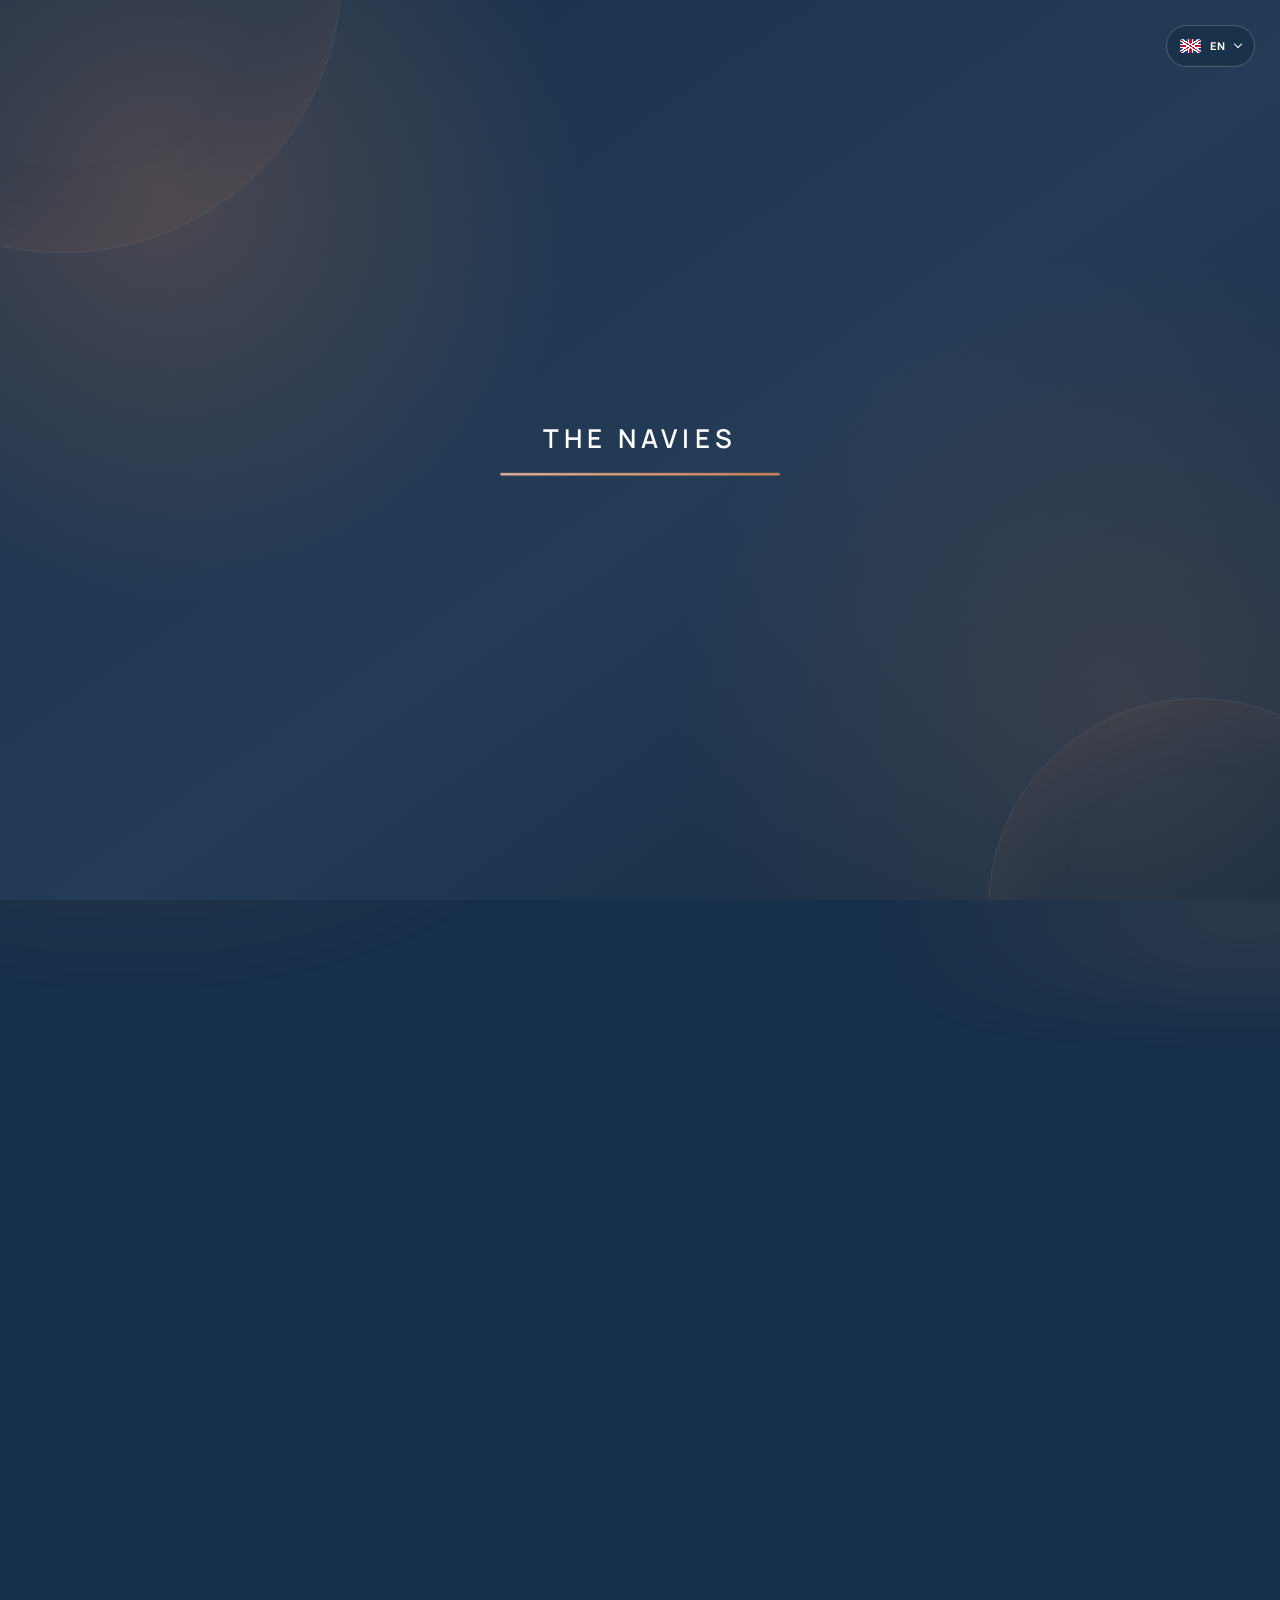
<file: index.html>
<!doctype html>
<html lang="es">
<head>
  <meta charset="UTF-8">
  <meta name="viewport" content="width=device-width, initial-scale=1.0">
  <meta name="description" content="Siete músicos compartiendo un mismo escenario, dando nueva vida a clásicos del rock y del pop con energía, personalidad y un sonido propio. The Navies — Música en directo">
  <meta name="application-name" content="The Navies">
  <meta name="googlebot" content="notranslate">
  <meta property="og:site_name" content="The Navies">
  <meta property="og:title" content="The Navies">
  <meta property="og:type" content="website">
  <meta property="og:image" content="https://thenavies.com/icons/pwa-512.png">
  <meta property="og:locale" content="es_ES">
  <meta name="twitter:title" content="The Navies">
  <meta name="twitter:image" content="https://thenavies.com/icons/pwa-512.png">
  <meta name="theme-color" content="#edf1f4">
  <meta http-equiv="Cache-Control" content="no-cache, no-store, must-revalidate">
  <meta http-equiv="Pragma" content="no-cache">
  <meta http-equiv="Expires" content="0">
  <meta name="navies-build" content="20261112-301">
  <title>The Navies</title>
  <link rel="canonical" href="https://thenavies.com/">
  <link rel="alternate" hreflang="x-default" href="https://thenavies.com/">
  <link rel="alternate" hreflang="es" href="https://thenavies.com/es/">
  <link rel="alternate" hreflang="ca" href="https://thenavies.com/ca/">
  <link rel="alternate" hreflang="en" href="https://thenavies.com/en/">
  <link rel="alternate" hreflang="fr" href="https://thenavies.com/fr/">
  <link rel="alternate" hreflang="it" href="https://thenavies.com/it/">
  <link rel="icon" id="seasonal-favicon" href="icons/favicon-512.png" type="image/png" sizes="512x512">
  <link rel="apple-touch-icon" href="icons/apple-touch-icon-180.png?v=20261022-63" sizes="180x180">
  <link rel="manifest" href="manifest.webmanifest?v=20261022-63">
  <meta name="apple-mobile-web-app-capable" content="yes">
  <meta name="apple-mobile-web-app-status-bar-style" content="default">
  <meta name="apple-mobile-web-app-title" content="The Navies">
  <script type="application/ld+json">
  {
    "@context": "https://schema.org",
    "@type": "MusicGroup",
    "@id": "https://thenavies.com/#music-group",
    "name": "The Navies",
    "url": "https://thenavies.com/",
    "logo": "https://thenavies.com/icons/pwa-512.png",
    "image": "https://thenavies.com/icons/pwa-512.png",
    "genre": ["Rock", "Pop", "Clásicos del rock y del pop", "Clàssics del rock i del pop", "Rock and pop classics"],
    "description": [
      { "@value": "Grupo de siete músicos jóvenes de La Sagrera que interpreta clásicos del rock y del pop en directo.", "@language": "es" },
      { "@value": "Grup de set músics joves de la Sagrera que interpreta clàssics del rock i del pop en directe.", "@language": "ca" },
      { "@value": "A seven-piece young band from La Sagrera performing rock and pop classics live.", "@language": "en" }
    ],
    "sameAs": [
      "https://instagram.com/thenaviesgroup",
      "https://youtube.com/@TheNavies"
    ]
  }
  </script>
  <script type="application/ld+json">
  {
    "@context": "https://schema.org",
    "@type": "WebSite",
    "@id": "https://thenavies.com/#website",
    "url": "https://thenavies.com/",
    "name": "The Navies",
    "alternateName": "The Navies",
    "publisher": { "@id": "https://thenavies.com/#music-group" }
  }
  </script>
  <script type="application/ld+json">
  {
    "@context": "https://schema.org",
    "@type": "WebPage",
    "@id": "https://thenavies.com/#webpage",
    "url": "https://thenavies.com/",
    "name": "The Navies",
    "headline": "The Navies",
    "isPartOf": { "@id": "https://thenavies.com/#website" },
    "about": { "@id": "https://thenavies.com/#music-group" },
    "primaryImageOfPage": { "@id": "https://thenavies.com/icons/pwa-512.png" }
  }
  </script>
  <style>html:not(.nav-ready) #main-nav>a::after{opacity:0!important}html.countdown-entry,html.countdown-entry body{background:#17304a!important}html.countdown-entry .countdown-landing{position:fixed;inset:0;background:#17304a}html.countdown-entry.countdown-entering .countdown-landing>*{visibility:hidden}@media(max-width:900px){html:not(.nav-ready) #main-nav{display:none!important}}</style>
  <script>if('scrollRestoration'in history)history.scrollRestoration='manual';if(location.hash==='#edicion'||location.hash==='#edicion-del-sitio')document.documentElement.classList.add('editor-route-pending')</script>
  <script>try{const n=performance.getEntriesByType('navigation')[0],r=n&&n.type==='reload',c=!location.hash||location.hash==='#countdown',i=sessionStorage.getItem('the-navies-internal-navigation')==='1',v=sessionStorage.getItem('the-navies-countdown-revealed')==='1',e=sessionStorage.getItem('the-navies-countdown-enabled');if(c&&e!=='0'){document.documentElement.classList.add('countdown-entry');if(r||!(i&&v))document.documentElement.classList.add('countdown-welcome','countdown-entering','countdown-preloading')}}catch(e){if(!location.hash&&sessionStorage.getItem('the-navies-countdown-enabled')!=='0')document.documentElement.classList.add('countdown-entry','countdown-welcome','countdown-entering','countdown-preloading')}</script>
  <script>(async()=>{try{const p=location.pathname,b=/bot|crawler|spider|slurp|bingpreview|google-inspectiontool/i.test(navigator.userAgent);if(location.protocol==='file:'||b||!(p==='/'||p.endsWith('/index.html')))return;sessionStorage.removeItem('the-navies-countdown-revealed');const a=['ca','es','en','fr','it'],m=localStorage.getItem('the-navies-language-manual')==='1',s=localStorage.getItem('the-navies-language');let f='es';try{const r=await fetch('https://the-navies-admin.pau-escobedo04.workers.dev/content',{cache:'no-store'}),j=await r.json(),g=j.content?.home?.settings||{};if(a.includes(g.fallbackLanguage))f=g.fallbackLanguage;localStorage.setItem('the-navies-fallback-language',f);sessionStorage.setItem('the-navies-countdown-enabled',g.countdownEnabled===false?'0':'1')}catch(e){f=a.includes(localStorage.getItem('the-navies-fallback-language'))?localStorage.getItem('the-navies-fallback-language'):'es'}const d=[navigator.language,...(navigator.languages||[])].filter(Boolean).map(x=>x.toLowerCase().split('-')[0]).find(x=>a.includes(x))||f,l=m&&a.includes(s)?s:d;location.replace(`/${l}/${location.hash||''}`)}catch(e){}})()</script>
  <script>try{const b=document.querySelector('meta[name="navies-build"]').content;fetch(`${location.pathname}?comprobar=${Date.now()}`,{cache:'no-store'}).then(r=>r.text()).then(h=>{const n=h.match(/<meta name="navies-build" content="([^"]+)"/)?.[1];if(n&&n!==b){const u=new URL(location.href);u.searchParams.set('version',n);location.replace(u)}}).catch(()=>{})}catch(e){}</script>
  <script>try{const c={spring:'#F4A7C1',summer:'#FFD76A',autumn:'#C77B52',winter:'#A8DADC'},n=performance.getEntriesByType('navigation')[0],i=sessionStorage.getItem('the-navies-internal-navigation')==='1',k=i||(n&&n.type==='back_forward');sessionStorage.removeItem('the-navies-internal-navigation');if(!k)localStorage.removeItem('the-navies-season');const s=k&&localStorage.getItem('the-navies-season')||'autumn';window.__naviesInitialSeason=c[s]?s:'autumn';document.documentElement.dataset.season=window.__naviesInitialSeason;document.documentElement.style.setProperty('--accent',c[window.__naviesInitialSeason])}catch(e){document.documentElement.dataset.season='autumn'}</script>
  <link rel="preconnect" href="https://fonts.googleapis.com">
  <link rel="preconnect" href="https://fonts.gstatic.com" crossorigin>
  <link href="https://fonts.googleapis.com/css2?family=DM+Sans:wght@400;500;600&family=Manrope:wght@400;500;600;700&display=swap" rel="stylesheet">
  <link rel="preload" href="script.js?v=20261120-344" as="script">
  <link rel="stylesheet" href="styles.css?v=20261112-293">
  <link rel="stylesheet" href="subpages.css?v=20261116-343">
  <link rel="stylesheet" href="musync.css?v=20261113-325">
  <script defer src="script.js?v=20261120-344"></script>
  <script defer src="admin-config.js?v=20261111-210"></script>
  <script defer src="admin.js?v=20261116-337"></script>
  <script defer src="portal.js?v=20261120-344"></script>
  <script defer src="musync.js?v=20261113-326"></script>
</head>
<body>
  <div class="noise" aria-hidden="true"></div>
  <div class="footer-quick-player quick-route-entering">
    <button class="footer-jump" type="button" aria-label="Abrir controles de música" aria-expanded="false"><svg class="footer-music-icon" viewBox="0 0 24 24" aria-hidden="true"><rect x="8" y="5" width="2.3" height="11" rx="1"/><rect x="17" y="3" width="2.3" height="11" rx="1"/><path d="M9 5 19 3v3L9 8Z"/><circle cx="6.8" cy="16.8" r="2.8"/><circle cx="15.8" cy="14.8" r="2.8"/></svg><svg class="footer-down-icon" viewBox="0 0 24 24" aria-hidden="true"><path d="m6 9 6 6 6-6"/></svg></button>
    <div class="footer-quick-menu"><button type="button" class="footer-quick-button footer-quick-toggle" aria-label="Reproducir música"><svg class="quick-play-icon" viewBox="0 0 24 24" aria-hidden="true"><path d="m8 5 11 7-11 7V5Z"/></svg><svg class="quick-pause-icon" viewBox="0 0 24 24" aria-hidden="true"><path d="M7 5h4v14H7zM13 5h4v14h-4z"/></svg></button><button type="button" class="footer-quick-button footer-quick-next" aria-label="Siguiente canción"><svg viewBox="0 0 24 24" aria-hidden="true"><path d="m12 7 7 5-7 5V7ZM5 7l7 5-7 5V7Z"/></svg></button></div>
    <span class="footer-quick-track" aria-live="polite"></span>
  </div>
  <section class="countdown-landing" id="countdown-landing" aria-labelledby="countdown-title">
    <div class="countdown-orb countdown-orb-one" aria-hidden="true"></div>
    <div class="countdown-orb countdown-orb-two" aria-hidden="true"></div>
    <div class="countdown-preloader" aria-hidden="true"><strong>THE NAVIES</strong><span><i></i></span></div>
    <div class="countdown-welcome-panel" id="countdown-welcome">
      <p class="countdown-welcome-eyebrow">THE NAVIES</p>
      <h2 data-i18n="countdownWelcomeTitle">Algo está a punto de sonar</h2>
      <p data-i18n="countdownWelcomeCopy">El 21 de noviembre, siete músicos y un escenario te esperan en Plaza Masadas. El resto, lo tendrás que descubrir en directo.</p>
      <button class="countdown-start" id="countdown-start" type="button"><span data-i18n="countdownWelcomeStart">Descubrir</span><span aria-hidden="true">→</span></button>
    </div>
    <div class="countdown-content">
      <p class="countdown-brand">THE NAVIES<span>.</span></p>
      <p class="countdown-kicker"><i></i><span data-i18n="countdownKicker">Próximo concierto</span></p>
      <h2 id="countdown-title" data-i18n="sagreraHomeName">Fiestas de La Sagrera</h2>
      <div class="countdown-event-details">
        <span><small data-i18n="countdownDateLabel">Fecha</small><strong data-i18n="countdownEventDate">21 DE NOVIEMBRE</strong></span>
        <span><small data-i18n="countdownTimeLabel">Hora</small><strong data-i18n="countdownEventTime">14:00</strong></span>
        <span><small data-i18n="countdownPlaceLabel">Lugar</small><strong data-i18n="countdownEventVenue">PLAZA MASADAS</strong></span>
      </div>
      <div class="countdown-clock" role="timer" aria-label="Cuenta atrás para el concierto">
        <span><strong data-countdown-unit="days">00</strong><small data-i18n="countdownDays">Días</small></span>
        <i>:</i>
        <span><strong data-countdown-unit="hours">00</strong><small data-i18n="countdownHours">Horas</small></span>
        <i>:</i>
        <span><strong data-countdown-unit="minutes">00</strong><small data-i18n="countdownMinutes">Minutos</small></span>
        <i>:</i>
        <span><strong data-countdown-unit="seconds">00</strong><small data-i18n="countdownSeconds">Segundos</small></span>
      </div>
      <div class="countdown-actions">
        <button class="countdown-enter" id="countdown-enter" type="button"><span data-i18n="countdownEnter">Ir a inicio</span><span>↗</span></button>
      </div>
    </div>
      <button class="countdown-volume" id="countdown-volume" type="button" aria-pressed="false" aria-label="Silenciar música">
        <svg viewBox="0 0 24 24" aria-hidden="true">
          <path class="speaker-body" d="M4 10v4h4l5 4V6l-5 4H4Z"></path>
          <path class="sound-wave" d="M16 9.2a4 4 0 0 1 0 5.6M18.5 6.8a7.3 7.3 0 0 1 0 10.4"></path>
          <path class="mute-slash" d="M5 5l14 14"></path>
        </svg>
      </button>
      <audio id="countdown-audio" preload="auto" playsinline></audio>
  </section>
  <header class="site-header">
    <div class="header-left">
      <div class="language-picker" id="language-picker">
      <button class="language-trigger" type="button" aria-expanded="false" aria-haspopup="listbox" aria-controls="language-menu" aria-label="Seleccionar idioma">
        <span class="flag flag-es" aria-hidden="true"></span>
        <strong>ES</strong>
        <span class="language-chevron" aria-hidden="true"></span>
      </button>
      <div class="language-menu" id="language-menu" role="listbox" aria-label="Seleccionar idioma" hidden>
        <button type="button" role="option" data-language="ca" aria-selected="false"><span class="flag flag-ca" aria-hidden="true"></span><span>Català</span><small>CA</small></button>
        <button type="button" role="option" data-language="es" aria-selected="true"><span class="flag flag-es" aria-hidden="true"></span><span>Español</span><small>ES</small></button>
        <button type="button" role="option" data-language="en" aria-selected="false"><span class="flag flag-en" aria-hidden="true"></span><span>English</span><small>EN</small></button>
        <button type="button" role="option" data-language="fr" aria-selected="false"><span class="flag flag-fr" aria-hidden="true"></span><span>Français</span><small>FR</small></button>
        <button type="button" role="option" data-language="it" aria-selected="false"><span class="flag flag-it" aria-hidden="true"></span><span>Italiano</span><small>IT</small></button>
      </div>
      </div>
      
<button class="account-trigger" type="button" aria-label="Iniciar sesión"><span class="account-guest" aria-hidden="true"><svg viewBox="0 0 24 24"><circle cx="12" cy="8" r="3.25"></circle><path d="M5.5 19c.65-3.6 3-5.5 6.5-5.5s5.85 1.9 6.5 5.5"></path></svg></span><span class="account-avatar" hidden></span></button>
    </div>
    <h1 class="brand-heading brand-center"><a class="brand" href="#inicio" data-route="home" aria-label="The Navies, inicio">THE NAVIES<span aria-hidden="true">.</span></a></h1>
    <nav id="main-nav" aria-label="Navegación principal">
      <a href="#inicio" data-route="home" data-i18n="navHome">Inicio</a>
      <a href="#navies-live" data-route="navies-live" data-i18n="navVideos">Navies Live</a>
      <a href="#navy" data-route="espacio-navy" data-i18n="navSpace">Espacio Navy</a>
    </nav>
    <button class="menu-toggle" type="button" aria-expanded="false" aria-controls="main-nav">
      <span></span><span></span><span></span><span class="sr-only">Abrir menú</span>
    </button>
  </header>

  

  <main class="page-view" id="page-home" data-page-view="home">
    <section class="hero" id="inicio">
      <div class="hero-copy reveal">
        <p class="eyebrow"><span></span> <span data-i18n="genreLine">Rock · Pop · Clásicos</span></p>
        <p class="hero-title" data-i18n-html="heroTitle">Clásicos de siempre.<br><em>En directo, como nunca.</em></p>
        <p class="hero-intro" data-i18n="heroIntro">Somos siete músicos jóvenes unidos por las ganas de tocar en directo y llevar clásicos del rock y del pop a cada escenario con energía y personalidad.</p>
        <div class="hero-actions" data-nosnippet>
          <a class="button button-primary" href="#directo" data-scroll-target="directo"><span data-i18n="nextShow">Próximo concierto</span> <span>↓</span></a>
        </div>
      </div>

      <div class="hero-art reveal" aria-label="Composición gráfica abstracta de The Navies">
        <div class="orbit orbit-one"></div>
        <div class="orbit orbit-two"></div>
        <div class="disc disc-back"><span>THE NAVIES — LIVE MUSIC</span></div>
        <div class="disc disc-front">
          <div class="wave" aria-hidden="true"><i></i><i></i><i></i><i></i><i></i><i></i><i></i><i></i><i></i><i></i><i></i></div>
          <b>TN</b><small>EST. 2026</small>
        </div>
        <div class="floating-note">PLAY IT<br><strong>LOUD</strong></div>
      </div>

    </section>

    <section class="next-show section-pad" id="directo">
      <div class="section-heading reveal">
        <p class="eyebrow"><span></span> <span data-i18n="liveLabel">En directo</span></p>
        <h2 data-i18n-html="liveTitle">Nuestro próximo concierto<br>empieza aquí.</h2>
      </div>

      <!-- EDITAR: Sustituye este bloque con los datos del próximo concierto -->
      <article class="featured-show reveal">
        <div class="date-block" data-nosnippet><strong>21</strong><span>NOV<br>2026</span></div>
        <div class="show-info">
          <span class="status" data-nosnippet><i></i><span data-i18n="nextShow">Próximo concierto</span></span>
          <h3 data-i18n="sagreraHomeName">Fiestas de La Sagrera</h3>
          <p><span data-i18n="time" data-nosnippet>14:00h</span><span data-nosnippet> · </span><span data-i18n="venue">Plaza Masadas</span></p>
        </div>
      </article>
      <div class="show-list reveal">
<article><time data-nosnippet><strong>—</strong><span class="date-meta"><b data-i18n="christmasMonth">DIC</b><small>2026</small></span></time><div><h3 data-i18n="christmasTitle">Concierto de Navidad</h3></div><span data-i18n="comingSoon" data-nosnippet>Próximamente</span></article>
        <article><time data-nosnippet><strong>—</strong><span class="date-meta"><b data-i18n="aprilMonth">ABR</b><small>2027</small></span></time><div><h3 data-i18n="springFestTitle">Fiestas de la Primavera</h3><p data-i18n="venue">Plaza Masadas</p></div><span data-i18n="comingSoon" data-nosnippet>Próximamente</span></article>
        <article><time data-nosnippet><strong>—</strong><span class="date-meta"><b data-i18n="juneMonth">JUN</b><small>2027</small></span></time><div><h3 data-i18n="endCourseTitle">Concierto de Final de Curso</h3></div><span data-i18n="comingSoon" data-nosnippet>Próximamente</span></article>
      </div>
    </section>

    <section class="sound section-pad" id="sonido">
      <div class="sound-stage reveal">
        <div class="sound-copy">
          <p class="eyebrow light"><span></span> <span data-i18n="soundLabel">Nuestro sonido</span></p>
          <h2 data-i18n-html="soundTitle">Buenas canciones.<br><em>Mejor en directo.</em></h2>
          <p data-i18n="soundBody">Una mezcla de clásicos del rock, grandes canciones pop y esos himnos que todo el mundo reconoce desde el primer acorde. Siete músicos, voces compartidas y un directo pensado para conectar, cantar y disfrutar juntos.</p>
          <p class="sound-signature" data-i18n="soundSignature">Siete músicos · Un único escenario</p>
          <p class="setlist-example"><small data-i18n="exampleNote">Ejemplos orientativos; el repertorio puede variar.</small></p>
        </div>
        <div class="genre-stack" aria-label="Estilos musicales">
          <div><span>POP</span><strong>Shake It Off</strong><small data-i18n="popStyle">Pop enérgico, ritmo y un estribillo para cantar juntos</small></div>
          <div><span>ROCK</span><strong>The Final Countdown</strong><small data-i18n="anthemStyle">Guitarras, teclados y toda la fuerza de un gran himno</small></div>
          <div><span data-i18n="classicLabel">CLÁSICO</span><strong>Have You Ever Seen the Rain?</strong><small data-i18n="rockStyle">Una canción atemporal, directa y reconocible desde el primer acorde</small></div>
        </div>
      </div>
    </section>

    <section class="about section-pad" id="banda">
      <div class="about-copy reveal">
        <p class="eyebrow"><span></span> The band</p>
        <h2 data-i18n-html="bandTitle">Siete músicos.<br>Una sola corriente.</h2>
        <!-- EDITAR: Texto biográfico provisional -->
        <p data-i18n="bandBody">Somos siete jóvenes apasionados por la música, unidos por las ganas de tocar, aprender y disfrutar juntos sobre el escenario. Cada voz y cada instrumento forman parte de The Navies con el mismo peso.</p>
        <p class="band-collaboration" data-i18n-html="bcnIntro">Nuestro agradecimiento a <a class="bcn-highlight" href="https://bcnfusio.cat" target="_blank" rel="noopener">BCN Fusió</a> por su colaboración.</p>
      </div>
      <div class="members">
        <article class="member reveal" role="button" tabindex="0" data-member="vocals"><div class="avatar"><span class="instrument-word" data-i18n="visualVocals">VOCES</span></div><div><h3 data-i18n="groupVocals">Aina, Candela González y Mariona Escobedo</h3><p data-i18n="groupVocalsCopy">Tres voces para melodías, armonías y coros.</p></div></article>
        <article class="member reveal" role="button" tabindex="0" data-member="bass"><div class="avatar alt"><span class="instrument-word" data-i18n="visualBass">BAJO</span></div><div><h3 data-i18n="groupBass">Emma Tubau</h3><p data-i18n="groupBassCopy">La base grave que une ritmo y armonía.</p></div></article>
        <article class="member reveal" role="button" tabindex="0" data-member="guitar"><div class="avatar warm"><span class="instrument-word" data-i18n="visualGuitar">GUITARRA</span></div><div><h3 data-i18n="groupGuitar">Carles</h3><p data-i18n="groupGuitarCopy">Riffs, acordes y el carácter rock del grupo.</p></div></article>
        <article class="member reveal" role="button" tabindex="0" data-member="keys"><div class="avatar pale"><span class="instrument-word" data-i18n="visualKeys">TECLADOS</span></div><div><h3 data-i18n="groupKeys">Pau Fermosel</h3><p data-i18n="groupKeysCopy">Pianos, sintetizadores y capas de sonido.</p></div></article>
        <article class="member reveal" role="button" tabindex="0" data-member="drums"><div class="avatar"><span class="instrument-word" data-i18n="visualDrums">BATERÍA</span></div><div><h3 data-i18n="groupDrums">Pau Escobedo</h3><p data-i18n="groupDrumsCopy">El pulso que sostiene y empuja todo el directo.</p></div></article>
      </div>
    </section>

    <section class="manifesto" aria-label="Manifiesto">
      <div class="marquee" aria-hidden="true"><span>TURN IT UP · THE NAVIES · LIVE &amp; LOUD · </span><span>TURN IT UP · THE NAVIES · LIVE &amp; LOUD · </span></div>
    </section>

    <section class="contact section-pad" id="contacto">
      <div class="contact-card reveal">
        <div class="contact-copy">
          <p class="eyebrow light"><span></span> <span data-i18n="contactLabel">Contacto</span></p>
          <h2 data-i18n-html="contactTitle">Hablemos.</h2>
          <p data-i18n="contactBody">Si quieres contarnos una propuesta o hablar con nosotros, escríbenos. Te responderemos lo antes posible.</p>
          <a class="email-link" href="mailto:contacto@thenavies.com">contacto@thenavies.com <span>↗</span></a>
          <div class="socials">
            <a href="https://instagram.com/thenaviesgroup" target="_blank" rel="noopener" aria-label="Instagram de The Navies">Instagram ↗</a>
            <a href="https://youtube.com/@TheNavies" target="_blank" rel="noopener" aria-label="YouTube de The Navies">YouTube ↗</a>
          </div>
        </div>
        <form class="contact-form" id="contact-form">
          <div class="form-row form-row-names">
            <label><span data-i18n="formName">Nombre</span><input name="name" type="text" autocomplete="given-name" required></label>
            <label><span data-i18n="formSurname">Apellidos</span><input name="surname" type="text" autocomplete="family-name" required></label>
          </div>
          <label><span data-i18n="formEmail">Correo electrónico</span><input name="email" type="email" autocomplete="email" required></label>
          <p class="form-label" data-i18n="formPhone">Teléfono (opcional)</p>
          <div class="phone-field">
            <label class="sr-only" for="phone-prefix" data-i18n="formPrefix">Prefijo internacional</label>
            <select id="phone-prefix" name="phonePrefix" aria-label="Prefijo internacional">
              <option value="+34" selected>🇪🇸 +34</option>
              <option value="+376">🇦🇩 +376</option>
              <option value="+33">🇫🇷 +33</option>
              <option value="+39">🇮🇹 +39</option>
              <option value="+351">🇵🇹 +351</option>
              <option value="+44">🇬🇧 +44</option>
              <option value="+49">🇩🇪 +49</option>
              <option value="+41">🇨🇭 +41</option>
              <option value="+1">🇺🇸 +1</option>
            </select>
            <label class="sr-only" for="phone-number" data-i18n="formPhoneNumber">Número de teléfono</label>
            <input id="phone-number" name="phone" type="tel" autocomplete="tel-national" inputmode="tel">
          </div>
          <label><span data-i18n="formMessage">Mensaje</span><textarea name="message" rows="5" required></textarea></label>
          <button class="form-submit" type="submit"><span data-i18n="formSubmit">Abrir correo preparado</span> <span>↗</span></button>
          <p class="form-note" data-i18n="formNote">Revisarás y enviarás el mensaje desde tu aplicación de correo.</p>
        </form>
      </div>
    </section>
  </main>


  <section class="page-view subpage media-page" id="page-navies-live" data-page-view="navies-live" hidden>
    <div class="view-main"><section class="tv-coming-soon reveal"><p class="eyebrow light"><span></span> NAVIES LIVE</p><h1 data-i18n-html="tvSoonTitle">Estamos afinando<br><em>la pantalla.</em></h1><p data-i18n="tvSoonCopy">Próximamente publicaremos aquí los primeros vídeos de The Navies.</p><span class="tv-signal" aria-hidden="true"><i></i><i></i><i></i><i></i><i></i></span></section></div>
  </section>

  <section class="page-view subpage space-page" id="page-espacio-navy" data-page-view="espacio-navy" hidden>
    <div class="space-shell"><div class="space-entry"><div class="space-intro reveal"><div><p class="eyebrow"><span></span><span data-i18n="privateArea">Área privada de la banda</span></p><h1 data-i18n-html="spaceTitle">Espacio<br><em>Navy.</em></h1><p data-i18n="spaceIntro">Partituras, repertorios y fechas importantes organizados en un mismo lugar.</p></div></div>
    <section class="login-panel reveal" id="login"><h2 data-i18n="memberAccess">Acceso de miembros</h2><p data-i18n="loginCopy">Introduce tus credenciales para acceder al espacio interno.</p><form class="login-form" id="login-form" method="post"><input name="username" autocomplete="username" autocapitalize="none" spellcheck="false" placeholder="Usuario" required><input name="password" type="password" autocomplete="current-password" autocapitalize="none" spellcheck="false" placeholder="Contraseña" required><button type="submit" data-i18n="enterSpace">Entrar</button></form><p class="login-error" id="login-error" aria-live="polite"></p></section>
    </div>
    <section class="member-dashboard" id="member-dashboard" hidden>
      <div class="dashboard-bar reveal"><div><p class="eyebrow"><span></span><span data-i18n="memberArea">Espacio de miembros</span></p><h2><span data-i18n="hello">Hola</span>, <span id="member-name">Navy</span></h2></div></div>
      <div class="dashboard-grid">
        <article class="private-card repertoire-card reveal">
          <div class="card-heading"><div><p class="card-kicker">21 NOV · 2026</p><h3 data-i18n="sagreraFestName">Fiestas de La Sagrera 2026</h3></div><span class="concert-status" data-i18n="nextShow">Próximo concierto</span></div>
          <p data-i18n="concertScoresCopy">Partituras y materiales organizados según el repertorio del concierto.</p>
          <div class="setlist">
            <div class="song-row"><span class="song-number">01</span><strong>Shake It Off</strong><div class="material-tags" data-score-song="shake-it-off"></div></div>
            <div class="song-row"><span class="song-number">02</span><strong>...Baby One More Time</strong><div class="material-tags" data-score-song="baby-one-more-time"></div></div>
            <div class="song-row"><span class="song-number">03</span><strong>Sweet Caroline</strong><div class="material-tags" data-score-song="sweet-caroline"></div></div>
            <div class="song-row"><span class="song-number">04</span><strong>Don't Look Back In Anger</strong><div class="material-tags" data-score-song="dont-look-back-in-anger"></div></div>
            <div class="song-row"><span class="song-number">05</span><strong>The Final Countdown</strong><div class="material-tags" data-score-song="the-final-countdown"></div></div>
            <div class="song-row"><span class="song-number">06</span><strong>Have You Ever Seen The Rain?</strong><div class="material-tags" data-score-song="have-you-ever-seen-the-rain"></div></div>
            <div class="song-row"><span class="song-number">07</span><strong>The Final Countdown (Reprise)</strong><div class="material-tags" data-score-song="the-final-countdown-reprise"></div></div>
          </div>
        </article>
        <article class="private-card calendar-card reveal">
          <div class="card-heading"><div><p class="card-kicker">OCT — NOV · 2026</p><h3 data-i18n="importantDates">Fechas importantes</h3></div></div>
          <p data-i18n="calendarCopy">Ensayos y actuaciones previstas para preparar las Fiestas de La Sagrera.</p>
          <div class="event-list">
            <div class="event-item"><time datetime="2026-10-16"><strong>16</strong><span>OCT</span></time><div><b data-i18n="rehearsal">Ensayo</b><small data-i18n="rehearsalTime">17:30h</small></div></div>
            <div class="event-item"><time datetime="2026-10-23"><strong>23</strong><span>OCT</span></time><div><b data-i18n="rehearsal">Ensayo</b><small data-i18n="rehearsalTime">17:30h</small></div></div>
            <div class="event-item"><time datetime="2026-11-06"><strong>06</strong><span>NOV</span></time><div><b data-i18n="rehearsal">Ensayo</b><small data-i18n="rehearsalTime">17:30h</small></div></div>
            <div class="event-item"><time datetime="2026-11-07"><strong>07</strong><span>NOV</span></time><div><b data-i18n="extraRehearsal">Ensayo Extra</b><small>18:00h</small></div></div>
            <div class="event-item"><time datetime="2026-11-13"><strong>13</strong><span>NOV</span></time><div><b data-i18n="rehearsal">Ensayo</b><small>17:30–19:30h · BCN Fusió Sant Andreu</small></div></div>
            <div class="event-item"><time datetime="2026-11-14"><strong>14</strong><span>NOV</span></time><div><b data-i18n="extraRehearsal">Ensayo Extra</b><small>18:00–20:00h · BCN Fusió La Sagrera</small></div></div>
            <div class="event-item highlight"><time datetime="2026-11-20"><strong>20</strong><span>NOV</span></time><div><b data-i18n="dressRehearsal">Ensayo General</b><small>17:30–19:30h · BCN Fusió Sant Andreu</small></div></div>
            <div class="event-item concert"><time datetime="2026-11-21"><strong>21</strong><span>NOV</span></time><div><b data-i18n="sagreraFestName">Fiestas de La Sagrera 2026</b><small>14:00h · Plaza Masadas</small></div></div>
          </div>
          <div class="calendar-useful-links">
          <h4 data-i18n="usefulLinks">Listas de reproducción</h4>
          <div class="useful-links-list">
            <a href="https://open.spotify.com" target="_blank" rel="noopener"><b>Spotify</b><i aria-hidden="true">↗</i></a>
            <a href="https://music.apple.com" target="_blank" rel="noopener"><b>Apple Music</b><i aria-hidden="true">↗</i></a>
          </div>
          </div>
        </article>
      </div>
    </section></div>
  </section>

  <dialog class="audio-dialog" id="audio-dialog">
    <button class="audio-dialog-close" type="button" aria-label="Cerrar">×</button>
    <p class="eyebrow"><span></span> AUDIO DEL REPERTORIO</p>
    <div class="audio-art" aria-hidden="true"><span></span><span></span><span></span><span></span><span></span></div>
    <h2 id="audio-dialog-title">Canción</h2>
    <p class="audio-dialog-warning" id="audio-dialog-warning" hidden></p>
    <audio id="audio-player" controls preload="metadata"></audio>
    <a class="audio-dialog-download" id="audio-dialog-download" href="#" download>Descargar audio ↓</a>
  </dialog>

  <dialog class="member-dialog" id="member-dialog">
    <button class="dialog-close" type="button" aria-label="Cerrar">×</button>
    <p class="eyebrow"><span></span> <span data-i18n="memberLabel">The band</span></p>
    <h2 id="dialog-name"></h2>
    <p class="dialog-bio" id="dialog-bio"></p>
    <a class="dialog-social" id="dialog-social" href="https://instagram.com/_pauescobedo" target="_blank" rel="noopener" hidden>Instagram Pau ↗</a>
    <small data-i18n="provisionalBio">Biografía provisional.</small>
  </dialog>

  <footer>
    <a class="brand" href="#inicio" data-route="home">THE NAVIES<span>.</span></a>
    <p class="footer-copyright">© <span id="year"></span> The Navies<span data-i18n="rightsReserved">Todos los derechos reservados</span></p>
    <p class="footer-credit"><span data-i18n="collaboration">Agradecimientos a</span> <a href="https://bcnfusio.cat" target="_blank" rel="noopener">BCN Fusió ↗</a></p>
  </footer>

</body>
</html>
</file>
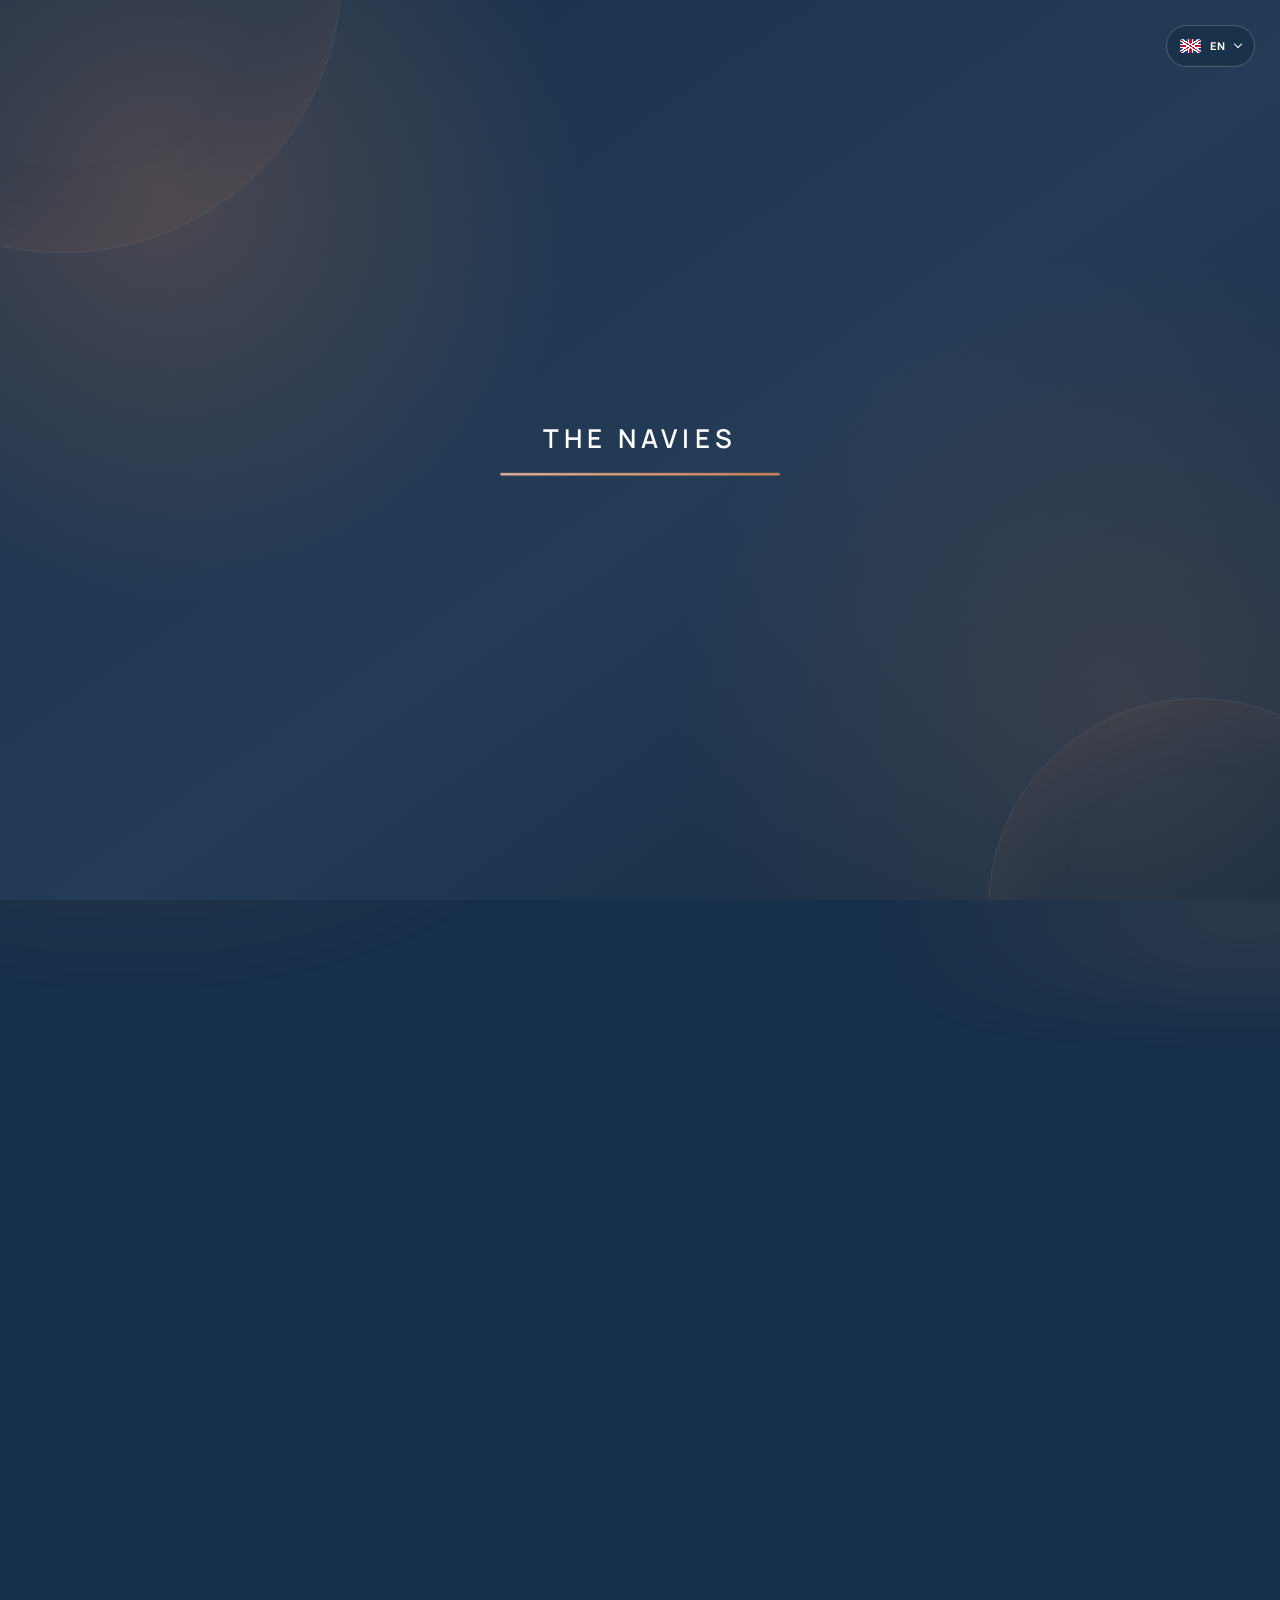
<file: ca/index.html>
<!doctype html>
<html lang="ca">
<head>
  <script>window.__naviesForcedLanguage="ca"</script>
  <meta charset="UTF-8">
  <meta name="viewport" content="width=device-width, initial-scale=1.0">
  <meta name="description" content="Set músics compartint un mateix escenari, donant nova vida als clàssics del rock i del pop amb energia, personalitat i un so propi. The Navies — Música en directe">
  <meta name="application-name" content="The Navies">
  <meta name="googlebot" content="notranslate">
  <meta property="og:site_name" content="The Navies">
  <meta property="og:title" content="The Navies">
  <meta property="og:type" content="website">
  <meta property="og:image" content="https://thenavies.com/icons/pwa-512.png">
  <meta property="og:locale" content="ca_ES">
  <meta name="twitter:title" content="The Navies">
  <meta name="twitter:image" content="https://thenavies.com/icons/pwa-512.png">
  <meta name="theme-color" content="#edf1f4">
  <meta http-equiv="Cache-Control" content="no-cache, no-store, must-revalidate">
  <meta http-equiv="Pragma" content="no-cache">
  <meta http-equiv="Expires" content="0">
  <meta name="navies-build" content="20261112-301">
  <title>The Navies</title>
  <link rel="canonical" href="https://thenavies.com/ca/">
  <link rel="alternate" hreflang="x-default" href="https://thenavies.com/">
  <link rel="alternate" hreflang="es" href="https://thenavies.com/es/">
  <link rel="alternate" hreflang="ca" href="https://thenavies.com/ca/">
  <link rel="alternate" hreflang="en" href="https://thenavies.com/en/">
  <link rel="alternate" hreflang="fr" href="https://thenavies.com/fr/">
  <link rel="alternate" hreflang="it" href="https://thenavies.com/it/">
  <link rel="icon" id="seasonal-favicon" href="../icons/favicon-512.png" type="image/png" sizes="512x512">
  <link rel="apple-touch-icon" href="../icons/apple-touch-icon-180.png?v=20261022-63" sizes="180x180">
  <link rel="manifest" href="../manifest.webmanifest?v=20261022-63">
  <meta name="apple-mobile-web-app-capable" content="yes">
  <meta name="apple-mobile-web-app-status-bar-style" content="default">
  <meta name="apple-mobile-web-app-title" content="The Navies">
  <script type="application/ld+json">
  {
    "@context": "https://schema.org",
    "@type": "MusicGroup",
    "@id": "https://thenavies.com/#music-group",
    "name": "The Navies",
    "url": "https://thenavies.com/",
    "logo": "https://thenavies.com/icons/pwa-512.png",
    "image": "https://thenavies.com/icons/pwa-512.png",
    "genre": ["Rock", "Pop", "Clásicos del rock y del pop", "Clàssics del rock i del pop", "Rock and pop classics"],
    "description": [
      { "@value": "Grupo de siete músicos jóvenes de La Sagrera que interpreta clásicos del rock y del pop en directo.", "@language": "es" },
      { "@value": "Grup de set músics joves de la Sagrera que interpreta clàssics del rock i del pop en directe.", "@language": "ca" },
      { "@value": "A seven-piece young band from La Sagrera performing rock and pop classics live.", "@language": "en" }
    ],
    "sameAs": [
      "https://instagram.com/thenaviesgroup",
      "https://youtube.com/@TheNavies"
    ]
  }
  </script>
  <script type="application/ld+json">
  {
    "@context": "https://schema.org",
    "@type": "WebSite",
    "@id": "https://thenavies.com/#website",
    "url": "https://thenavies.com/",
    "name": "The Navies",
    "alternateName": "The Navies",
    "publisher": { "@id": "https://thenavies.com/#music-group" }
  }
  </script>
  <script type="application/ld+json">
  {
    "@context": "https://schema.org",
    "@type": "WebPage",
    "@id": "https://thenavies.com/#webpage",
    "url": "https://thenavies.com/",
    "name": "The Navies",
    "headline": "The Navies",
    "isPartOf": { "@id": "https://thenavies.com/#website" },
    "about": { "@id": "https://thenavies.com/#music-group" },
    "primaryImageOfPage": { "@id": "https://thenavies.com/icons/pwa-512.png" }
  }
  </script>
  <style>html:not(.nav-ready) #main-nav>a::after{opacity:0!important}html.countdown-entry,html.countdown-entry body{background:#17304a!important}html.countdown-entry .countdown-landing{position:fixed;inset:0;background:#17304a}html.countdown-entry.countdown-entering .countdown-landing>*{visibility:hidden}@media(max-width:900px){html:not(.nav-ready) #main-nav{display:none!important}}</style>
  <script>if('scrollRestoration'in history)history.scrollRestoration='manual';if(location.hash==='#edicion'||location.hash==='#edicion-del-sitio')document.documentElement.classList.add('editor-route-pending')</script>
  <script>try{const n=performance.getEntriesByType('navigation')[0],r=n&&n.type==='reload',c=!location.hash||location.hash==='#countdown',i=sessionStorage.getItem('the-navies-internal-navigation')==='1',v=sessionStorage.getItem('the-navies-countdown-revealed')==='1',e=sessionStorage.getItem('the-navies-countdown-enabled');if(c&&e!=='0'){document.documentElement.classList.add('countdown-entry');if(r||!(i&&v))document.documentElement.classList.add('countdown-welcome','countdown-entering','countdown-preloading')}}catch(e){if(!location.hash&&sessionStorage.getItem('the-navies-countdown-enabled')!=='0')document.documentElement.classList.add('countdown-entry','countdown-welcome','countdown-entering','countdown-preloading')}</script>
  <script>(async()=>{try{const p=location.pathname,b=/bot|crawler|spider|slurp|bingpreview|google-inspectiontool/i.test(navigator.userAgent);if(location.protocol==='file:'||b||!(p==='/'||p.endsWith('/index.html')))return;sessionStorage.removeItem('the-navies-countdown-revealed');const a=['ca','es','en','fr','it'],m=localStorage.getItem('the-navies-language-manual')==='1',s=localStorage.getItem('the-navies-language');let f='es';try{const r=await fetch('https://the-navies-admin.pau-escobedo04.workers.dev/content',{cache:'no-store'}),j=await r.json(),g=j.content?.home?.settings||{};if(a.includes(g.fallbackLanguage))f=g.fallbackLanguage;localStorage.setItem('the-navies-fallback-language',f);sessionStorage.setItem('the-navies-countdown-enabled',g.countdownEnabled===false?'0':'1')}catch(e){f=a.includes(localStorage.getItem('the-navies-fallback-language'))?localStorage.getItem('the-navies-fallback-language'):'es'}const d=[navigator.language,...(navigator.languages||[])].filter(Boolean).map(x=>x.toLowerCase().split('-')[0]).find(x=>a.includes(x))||f,l=m&&a.includes(s)?s:d;location.replace(`/${l}/${location.hash||''}`)}catch(e){}})()</script>
  <script>try{const b=document.querySelector('meta[name="navies-build"]').content;fetch(`${location.pathname}?comprobar=${Date.now()}`,{cache:'no-store'}).then(r=>r.text()).then(h=>{const n=h.match(/<meta name="navies-build" content="([^"]+)"/)?.[1];if(n&&n!==b){const u=new URL(location.href);u.searchParams.set('version',n);location.replace(u)}}).catch(()=>{})}catch(e){}</script>
  <script>try{const c={spring:'#F4A7C1',summer:'#FFD76A',autumn:'#C77B52',winter:'#A8DADC'},n=performance.getEntriesByType('navigation')[0],i=sessionStorage.getItem('the-navies-internal-navigation')==='1',k=i||(n&&n.type==='back_forward');sessionStorage.removeItem('the-navies-internal-navigation');if(!k)localStorage.removeItem('the-navies-season');const s=k&&localStorage.getItem('the-navies-season')||'autumn';window.__naviesInitialSeason=c[s]?s:'autumn';document.documentElement.dataset.season=window.__naviesInitialSeason;document.documentElement.style.setProperty('--accent',c[window.__naviesInitialSeason])}catch(e){document.documentElement.dataset.season='autumn'}</script>
  <link rel="preconnect" href="https://fonts.googleapis.com">
  <link rel="preconnect" href="https://fonts.gstatic.com" crossorigin>
  <link href="https://fonts.googleapis.com/css2?family=DM+Sans:wght@400;500;600&family=Manrope:wght@400;500;600;700&display=swap" rel="stylesheet">
  <link rel="preload" href="../script.js?v=20261120-344" as="script">
  <link rel="stylesheet" href="../styles.css?v=20261112-293">
  <link rel="stylesheet" href="../subpages.css?v=20261116-343">
  <link rel="stylesheet" href="../musync.css?v=20261113-325">
  <script defer src="../script.js?v=20261120-344"></script>
  <script defer src="../admin-config.js?v=20261111-210"></script>
  <script defer src="../admin.js?v=20261116-337"></script>
  <script defer src="../portal.js?v=20261120-344"></script>
  <script defer src="../musync.js?v=20261113-326"></script>
</head>
<body>
  <div class="noise" aria-hidden="true"></div>
  <div class="footer-quick-player quick-route-entering">
    <button class="footer-jump" type="button" aria-label="Abrir controles de música" aria-expanded="false"><svg class="footer-music-icon" viewBox="0 0 24 24" aria-hidden="true"><rect x="8" y="5" width="2.3" height="11" rx="1"/><rect x="17" y="3" width="2.3" height="11" rx="1"/><path d="M9 5 19 3v3L9 8Z"/><circle cx="6.8" cy="16.8" r="2.8"/><circle cx="15.8" cy="14.8" r="2.8"/></svg><svg class="footer-down-icon" viewBox="0 0 24 24" aria-hidden="true"><path d="m6 9 6 6 6-6"/></svg></button>
    <div class="footer-quick-menu"><button type="button" class="footer-quick-button footer-quick-toggle" aria-label="Reproducir música"><svg class="quick-play-icon" viewBox="0 0 24 24" aria-hidden="true"><path d="m8 5 11 7-11 7V5Z"/></svg><svg class="quick-pause-icon" viewBox="0 0 24 24" aria-hidden="true"><path d="M7 5h4v14H7zM13 5h4v14h-4z"/></svg></button><button type="button" class="footer-quick-button footer-quick-next" aria-label="Siguiente canción"><svg viewBox="0 0 24 24" aria-hidden="true"><path d="m12 7 7 5-7 5V7ZM5 7l7 5-7 5V7Z"/></svg></button></div>
    <span class="footer-quick-track" aria-live="polite"></span>
  </div>
  <section class="countdown-landing" id="countdown-landing" aria-labelledby="countdown-title">
    <div class="countdown-orb countdown-orb-one" aria-hidden="true"></div>
    <div class="countdown-orb countdown-orb-two" aria-hidden="true"></div>
    <div class="countdown-preloader" aria-hidden="true"><strong>THE NAVIES</strong><span><i></i></span></div>
    <div class="countdown-welcome-panel" id="countdown-welcome">
      <p class="countdown-welcome-eyebrow">THE NAVIES</p>
      <h2 data-i18n="countdownWelcomeTitle">Alguna cosa està a punt de sonar</h2>
      <p data-i18n="countdownWelcomeCopy">El 21 de novembre, set músics i un escenari t’esperen a Plaza Masadas. La resta, l’hauràs de descobrir en directe.</p>
      <button class="countdown-start" id="countdown-start" type="button"><span data-i18n="countdownWelcomeStart">Descobrir</span><span aria-hidden="true">→</span></button>
    </div>
    <div class="countdown-content">
      <p class="countdown-brand">THE NAVIES<span>.</span></p>
      <p class="countdown-kicker"><i></i><span data-i18n="countdownKicker">Pròxim concert</span></p>
      <h2 id="countdown-title" data-i18n="sagreraHomeName">Festes de La Sagrera</h2>
      <div class="countdown-event-details">
        <span><small data-i18n="countdownDateLabel">Data</small><strong data-i18n="countdownEventDate">21 DE NOVEMBRE</strong></span>
        <span><small data-i18n="countdownTimeLabel">Hora</small><strong data-i18n="countdownEventTime">13:00</strong></span>
        <span><small data-i18n="countdownPlaceLabel">Lloc</small><strong data-i18n="countdownEventVenue">PLAZA MASADAS</strong></span>
      </div>
      <div class="countdown-clock" role="timer" aria-label="Cuenta atrás para el concierto">
        <span><strong data-countdown-unit="days">00</strong><small data-i18n="countdownDays">Dies</small></span>
        <i>:</i>
        <span><strong data-countdown-unit="hours">00</strong><small data-i18n="countdownHours">Hores</small></span>
        <i>:</i>
        <span><strong data-countdown-unit="minutes">00</strong><small data-i18n="countdownMinutes">Minuts</small></span>
        <i>:</i>
        <span><strong data-countdown-unit="seconds">00</strong><small data-i18n="countdownSeconds">Segons</small></span>
      </div>
      <div class="countdown-actions">
        <button class="countdown-enter" id="countdown-enter" type="button"><span data-i18n="countdownEnter">Anar a l’inici</span><span>↗</span></button>
      </div>
    </div>
      <button class="countdown-volume" id="countdown-volume" type="button" aria-pressed="false" aria-label="Silenciar música">
        <svg viewBox="0 0 24 24" aria-hidden="true">
          <path class="speaker-body" d="M4 10v4h4l5 4V6l-5 4H4Z"></path>
          <path class="sound-wave" d="M16 9.2a4 4 0 0 1 0 5.6M18.5 6.8a7.3 7.3 0 0 1 0 10.4"></path>
          <path class="mute-slash" d="M5 5l14 14"></path>
        </svg>
      </button>
      <audio id="countdown-audio" preload="auto" playsinline></audio>
  </section>
  <header class="site-header">
    <div class="header-left">
      <div class="language-picker" id="language-picker">
      <button class="language-trigger" type="button" aria-expanded="false" aria-haspopup="listbox" aria-controls="language-menu" aria-label="Seleccionar idioma">
        <span class="flag flag-ca" aria-hidden="true"></span>
        <strong>CA</strong>
        <span class="language-chevron" aria-hidden="true"></span>
      </button>
      <div class="language-menu" id="language-menu" role="listbox" aria-label="Seleccionar idioma" hidden>
        <button type="button" role="option" data-language="ca" aria-selected="true"><span class="flag flag-ca" aria-hidden="true"></span><span>Català</span><small>CA</small></button>
        <button type="button" role="option" data-language="es" aria-selected="false"><span class="flag flag-es" aria-hidden="true"></span><span>Español</span><small>ES</small></button>
        <button type="button" role="option" data-language="en" aria-selected="false"><span class="flag flag-en" aria-hidden="true"></span><span>English</span><small>EN</small></button>
        <button type="button" role="option" data-language="fr" aria-selected="false"><span class="flag flag-fr" aria-hidden="true"></span><span>Français</span><small>FR</small></button>
        <button type="button" role="option" data-language="it" aria-selected="false"><span class="flag flag-it" aria-hidden="true"></span><span>Italiano</span><small>IT</small></button>
      </div>
      </div>
      
<button class="account-trigger" type="button" aria-label="Iniciar sesión"><span class="account-guest" aria-hidden="true"><svg viewBox="0 0 24 24"><circle cx="12" cy="8" r="3.25"></circle><path d="M5.5 19c.65-3.6 3-5.5 6.5-5.5s5.85 1.9 6.5 5.5"></path></svg></span><span class="account-avatar" hidden></span></button>
    </div>
    <h1 class="brand-heading brand-center"><a class="brand" href="#inicio" data-route="home" aria-label="The Navies, inicio">THE NAVIES<span aria-hidden="true">.</span></a></h1>
    <nav id="main-nav" aria-label="Navegación principal">
      <a href="#inicio" data-route="home" data-i18n="navHome">Inici</a>
      <a href="#navies-live" data-route="navies-live" data-i18n="navVideos">Navies Live</a>
      <a href="#navy" data-route="espacio-navy" data-i18n="navSpace">Espai Navy</a>
    </nav>
    <button class="menu-toggle" type="button" aria-expanded="false" aria-controls="main-nav">
      <span></span><span></span><span></span><span class="sr-only">Abrir menú</span>
    </button>
  </header>

  

  <main class="page-view" id="page-home" data-page-view="home">
    <section class="hero" id="inicio">
      <div class="hero-copy reveal">
        <p class="eyebrow"><span></span> <span data-i18n="genreLine">Rock · Pop · Clàssics</span></p>
        <p class="hero-title" data-i18n-html="heroTitle">Clàssics de sempre.<br><em>En directe, com mai.</em></p>
        <p class="hero-intro" data-i18n="heroIntro">Som set músics joves units per les ganes de tocar en directe i portar clàssics del rock i del pop a cada escenari amb energia i personalitat.</p>
        <div class="hero-actions" data-nosnippet>
          <a class="button button-primary" href="#directo" data-scroll-target="directo"><span data-i18n="nextShow">Pròxim concert</span> <span>↓</span></a>
        </div>
      </div>

      <div class="hero-art reveal" aria-label="Composición gráfica abstracta de The Navies">
        <div class="orbit orbit-one"></div>
        <div class="orbit orbit-two"></div>
        <div class="disc disc-back"><span>THE NAVIES — LIVE MUSIC</span></div>
        <div class="disc disc-front">
          <div class="wave" aria-hidden="true"><i></i><i></i><i></i><i></i><i></i><i></i><i></i><i></i><i></i><i></i><i></i></div>
          <b>TN</b><small>EST. 2026</small>
        </div>
        <div class="floating-note">PLAY IT<br><strong>LOUD</strong></div>
      </div>

    </section>

    <section class="next-show section-pad" id="directo">
      <div class="section-heading reveal">
        <p class="eyebrow"><span></span> <span data-i18n="liveLabel">En directe</span></p>
        <h2 data-i18n-html="liveTitle">El nostre pròxim concert<br>comença aquí.</h2>
      </div>

      <!-- EDITAR: Sustituye este bloque con los datos del próximo concierto -->
      <article class="featured-show reveal">
        <div class="date-block" data-nosnippet><strong>21</strong><span>NOV<br>2026</span></div>
        <div class="show-info">
          <span class="status" data-nosnippet><i></i><span data-i18n="nextShow">Pròxim concert</span></span>
          <h3 data-i18n="sagreraHomeName">Festes de La Sagrera</h3>
          <p><span data-i18n="time" data-nosnippet>13:00h</span><span data-nosnippet> · </span><span data-i18n="venue">Plaça Masadas</span></p>
        </div>
      </article>
      <div class="show-list reveal">
<article><time data-nosnippet><strong>—</strong><span class="date-meta"><b data-i18n="christmasMonth">DES</b><small>2026</small></span></time><div><h3 data-i18n="christmasTitle">Concert de Nadal</h3></div><span data-i18n="comingSoon" data-nosnippet>Pròximament</span></article>
        <article><time data-nosnippet><strong>—</strong><span class="date-meta"><b data-i18n="aprilMonth">ABR</b><small>2027</small></span></time><div><h3 data-i18n="springFestTitle">Festes de la Primavera</h3><p data-i18n="venue">Plaça Masadas</p></div><span data-i18n="comingSoon" data-nosnippet>Pròximament</span></article>
        <article><time data-nosnippet><strong>—</strong><span class="date-meta"><b data-i18n="juneMonth">JUN</b><small>2027</small></span></time><div><h3 data-i18n="endCourseTitle">Concert de Final de Curs</h3></div><span data-i18n="comingSoon" data-nosnippet>Pròximament</span></article>
      </div>
    </section>

    <section class="sound section-pad" id="sonido">
      <div class="sound-stage reveal">
        <div class="sound-copy">
          <p class="eyebrow light"><span></span> <span data-i18n="soundLabel">El nostre so</span></p>
          <h2 data-i18n-html="soundTitle">Bones cançons.<br><em>Millor en directe.</em></h2>
          <p data-i18n="soundBody">Una barreja de clàssics del rock, grans cançons pop i aquells himnes que tothom reconeix des del primer acord. Set músics, veus compartides i un directe pensat per connectar, cantar i gaudir junts.</p>
          <p class="sound-signature" data-i18n="soundSignature">Set músics · Un únic escenari</p>
          <p class="setlist-example"><small data-i18n="exampleNote">Exemples orientatius; el repertori pot variar.</small></p>
        </div>
        <div class="genre-stack" aria-label="Estilos musicales">
          <div><span>POP</span><strong>Shake It Off</strong><small data-i18n="popStyle">Pop enèrgic, ritme i una tornada per cantar plegats</small></div>
          <div><span>ROCK</span><strong>The Final Countdown</strong><small data-i18n="anthemStyle">Guitarres, teclats i tota la força d’un gran himne</small></div>
          <div><span data-i18n="classicLabel">CLÀSSIC</span><strong>Have You Ever Seen the Rain?</strong><small data-i18n="rockStyle">Una cançó atemporal, directa i reconeixible des del primer acord</small></div>
        </div>
      </div>
    </section>

    <section class="about section-pad" id="banda">
      <div class="about-copy reveal">
        <p class="eyebrow"><span></span> The band</p>
        <h2 data-i18n-html="bandTitle">Set músics.<br>Un sol corrent.</h2>
        <!-- EDITAR: Texto biográfico provisional -->
        <p data-i18n="bandBody">Som set joves apassionats per la música, units per les ganes de tocar, aprendre i gaudir junts sobre l’escenari. Cada veu i cada instrument formen part de The Navies amb el mateix pes.</p>
        <p class="band-collaboration" data-i18n-html="bcnIntro">El nostre agraïment a <a class="bcn-highlight" href="https://bcnfusio.cat" target="_blank" rel="noopener">BCN Fusió</a> per la seva col·laboració.</p>
      </div>
      <div class="members">
        <article class="member reveal" role="button" tabindex="0" data-member="vocals"><div class="avatar"><span class="instrument-word" data-i18n="visualVocals">Veus</span></div><div><h3 data-i18n="groupVocals">Aina, Candela i Mariona Escobedo</h3><p data-i18n="groupVocalsCopy">Tres veus per a melodies, harmonies i cors.</p></div></article>
        <article class="member reveal" role="button" tabindex="0" data-member="bass"><div class="avatar alt"><span class="instrument-word" data-i18n="visualBass">Baix</span></div><div><h3 data-i18n="groupBass">Emma</h3><p data-i18n="groupBassCopy">La base greu que uneix ritme i harmonia.</p></div></article>
        <article class="member reveal" role="button" tabindex="0" data-member="guitar"><div class="avatar warm"><span class="instrument-word" data-i18n="visualGuitar">Guitarra</span></div><div><h3 data-i18n="groupGuitar">Carles</h3><p data-i18n="groupGuitarCopy">Riffs, acords i el caràcter rock del grup.</p></div></article>
        <article class="member reveal" role="button" tabindex="0" data-member="keys"><div class="avatar pale"><span class="instrument-word" data-i18n="visualKeys">Teclats</span></div><div><h3 data-i18n="groupKeys">Pau Fermosel</h3><p data-i18n="groupKeysCopy">Pianos, sintetitzadors i capes que amplien el so.</p></div></article>
        <article class="member reveal" role="button" tabindex="0" data-member="drums"><div class="avatar"><span class="instrument-word" data-i18n="visualDrums">Bateria</span></div><div><h3 data-i18n="groupDrums">Pau Escobedo</h3><p data-i18n="groupDrumsCopy">El pols que mou l’energia i manté unida la banda.</p></div></article>
      </div>
    </section>

    <section class="manifesto" aria-label="Manifiesto">
      <div class="marquee" aria-hidden="true"><span>TURN IT UP · THE NAVIES · LIVE &amp; LOUD · </span><span>TURN IT UP · THE NAVIES · LIVE &amp; LOUD · </span></div>
    </section>

    <section class="contact section-pad" id="contacto">
      <div class="contact-card reveal">
        <div class="contact-copy">
          <p class="eyebrow light"><span></span> <span data-i18n="contactLabel">Contacte</span></p>
          <h2 data-i18n-html="contactTitle">Parlem.</h2>
          <p data-i18n="contactBody">Si vols explicar-nos una proposta o parlar amb nosaltres, escriu-nos. Et respondrem tan aviat com sigui possible.</p>
          <a class="email-link" href="mailto:contacte@thenavies.com">contacte@thenavies.com <span>↗</span></a>
          <div class="socials">
            <a href="https://instagram.com/thenaviesgroup" target="_blank" rel="noopener" aria-label="Instagram de The Navies">Instagram ↗</a>
            <a href="https://youtube.com/@TheNavies" target="_blank" rel="noopener" aria-label="YouTube de The Navies">YouTube ↗</a>
          </div>
        </div>
        <form class="contact-form" id="contact-form">
          <div class="form-row form-row-names">
            <label><span data-i18n="formName">Nom</span><input name="name" type="text" autocomplete="given-name" required></label>
            <label><span data-i18n="formSurname">Cognoms</span><input name="surname" type="text" autocomplete="family-name" required></label>
          </div>
          <label><span data-i18n="formEmail">Correu electrònic</span><input name="email" type="email" autocomplete="email" required></label>
          <p class="form-label" data-i18n="formPhone">Telèfon (opcional)</p>
          <div class="phone-field">
            <label class="sr-only" for="phone-prefix" data-i18n="formPrefix">Prefix internacional</label>
            <select id="phone-prefix" name="phonePrefix" aria-label="Prefijo internacional">
              <option value="+34" selected>🇪🇸 +34</option>
              <option value="+376">🇦🇩 +376</option>
              <option value="+33">🇫🇷 +33</option>
              <option value="+39">🇮🇹 +39</option>
              <option value="+351">🇵🇹 +351</option>
              <option value="+44">🇬🇧 +44</option>
              <option value="+49">🇩🇪 +49</option>
              <option value="+41">🇨🇭 +41</option>
              <option value="+1">🇺🇸 +1</option>
            </select>
            <label class="sr-only" for="phone-number" data-i18n="formPhoneNumber">Número de telèfon</label>
            <input id="phone-number" name="phone" type="tel" autocomplete="tel-national" inputmode="tel">
          </div>
          <label><span data-i18n="formMessage">Missatge</span><textarea name="message" rows="5" required></textarea></label>
          <button class="form-submit" type="submit"><span data-i18n="formSubmit">Obrir el correu preparat</span> <span>↗</span></button>
          <p class="form-note" data-i18n="formNote">Revisaràs i enviaràs el missatge des de la teva aplicació de correu.</p>
        </form>
      </div>
    </section>
  </main>


  <section class="page-view subpage media-page" id="page-navies-live" data-page-view="navies-live" hidden>
    <div class="view-main"><section class="tv-coming-soon reveal"><p class="eyebrow light"><span></span> NAVIES LIVE</p><h1 data-i18n-html="tvSoonTitle">Estem afinant<br><em>la pantalla.</em></h1><p data-i18n="tvSoonCopy">Aviat publicarem aquí els primers vídeos de The Navies.</p><span class="tv-signal" aria-hidden="true"><i></i><i></i><i></i><i></i><i></i></span></section></div>
  </section>

  <section class="page-view subpage space-page" id="page-espacio-navy" data-page-view="espacio-navy" hidden>
    <div class="space-shell"><div class="space-entry"><div class="space-intro reveal"><div><p class="eyebrow"><span></span><span data-i18n="privateArea">Àrea privada de la banda</span></p><h1 data-i18n-html="spaceTitle">Espai<br><em>Navy.</em></h1><p data-i18n="spaceIntro">Partitures, repertoris i dates importants organitzats en un mateix lloc.</p></div></div>
    <section class="login-panel reveal" id="login"><h2 data-i18n="memberAccess">Accés de membres</h2><p data-i18n="loginCopy">Introdueix les credencials per accedir a l’espai intern.</p><form class="login-form" id="login-form" method="post"><input name="username" autocomplete="username" autocapitalize="none" spellcheck="false" placeholder="Usuario" required><input name="password" type="password" autocomplete="current-password" autocapitalize="none" spellcheck="false" placeholder="Contraseña" required><button type="submit" data-i18n="enterSpace">Entrar</button></form><p class="login-error" id="login-error" aria-live="polite"></p></section>
    </div>
    <section class="member-dashboard" id="member-dashboard" hidden>
      <div class="dashboard-bar reveal"><div><p class="eyebrow"><span></span><span data-i18n="memberArea">Espai de membres</span></p><h2><span data-i18n="hello">Hola</span>, <span id="member-name">Navy</span></h2></div></div>
      <div class="dashboard-grid">
        <article class="private-card repertoire-card reveal">
          <div class="card-heading"><div><p class="card-kicker">21 NOV · 2026</p><h3 data-i18n="sagreraFestName">Festes de La Sagrera 2026</h3></div><span class="concert-status" data-i18n="nextShow">Pròxim concert</span></div>
          <p data-i18n="concertScoresCopy">Partitures i materials organitzats segons el repertori del concert.</p>
          <div class="setlist">
            <div class="song-row"><span class="song-number">01</span><strong>Shake It Off</strong><div class="material-tags" data-score-song="shake-it-off"></div></div>
            <div class="song-row"><span class="song-number">02</span><strong>...Baby One More Time</strong><div class="material-tags" data-score-song="baby-one-more-time"></div></div>
            <div class="song-row"><span class="song-number">03</span><strong>Sweet Caroline</strong><div class="material-tags" data-score-song="sweet-caroline"></div></div>
            <div class="song-row"><span class="song-number">04</span><strong>Don't Look Back In Anger</strong><div class="material-tags" data-score-song="dont-look-back-in-anger"></div></div>
            <div class="song-row"><span class="song-number">05</span><strong>The Final Countdown</strong><div class="material-tags" data-score-song="the-final-countdown"></div></div>
            <div class="song-row"><span class="song-number">06</span><strong>Have You Ever Seen The Rain?</strong><div class="material-tags" data-score-song="have-you-ever-seen-the-rain"></div></div>
            <div class="song-row"><span class="song-number">07</span><strong>The Final Countdown (Reprise)</strong><div class="material-tags" data-score-song="the-final-countdown-reprise"></div></div>
          </div>
        </article>
        <article class="private-card calendar-card reveal">
          <div class="card-heading"><div><p class="card-kicker">OCT — NOV · 2026</p><h3 data-i18n="importantDates">Dates importants</h3></div></div>
          <p data-i18n="calendarCopy">Assajos i actuacions previstes per preparar les Festes de La Sagrera.</p>
          <div class="event-list">
            <div class="event-item"><time datetime="2026-10-16"><strong>16</strong><span>OCT</span></time><div><b data-i18n="rehearsal">Assaig</b><small data-i18n="rehearsalTime">17:30h</small></div></div>
            <div class="event-item"><time datetime="2026-10-23"><strong>23</strong><span>OCT</span></time><div><b data-i18n="rehearsal">Assaig</b><small data-i18n="rehearsalTime">17:30h</small></div></div>
            <div class="event-item"><time datetime="2026-11-06"><strong>06</strong><span>NOV</span></time><div><b data-i18n="rehearsal">Assaig</b><small data-i18n="rehearsalTime">17:30h</small></div></div>
            <div class="event-item"><time datetime="2026-11-07"><strong>07</strong><span>NOV</span></time><div><b data-i18n="extraRehearsal">Assaig Extra</b><small>18:00h</small></div></div>
            <div class="event-item"><time datetime="2026-11-13"><strong>13</strong><span>NOV</span></time><div><b data-i18n="rehearsal">Assaig</b><small>17:30–19:30h · BCN Fusió Sant Andreu</small></div></div>
            <div class="event-item"><time datetime="2026-11-14"><strong>14</strong><span>NOV</span></time><div><b data-i18n="extraRehearsal">Assaig Extra</b><small>18:00–20:00h · BCN Fusió La Sagrera</small></div></div>
            <div class="event-item highlight"><time datetime="2026-11-20"><strong>20</strong><span>NOV</span></time><div><b data-i18n="dressRehearsal">Assaig General</b><small>17:30–19:30h · BCN Fusió Sant Andreu</small></div></div>
            <div class="event-item concert"><time datetime="2026-11-21"><strong>21</strong><span>NOV</span></time><div><b data-i18n="sagreraFestName">Festes de La Sagrera 2026</b><small>14:00h · Plaza Masadas</small></div></div>
          </div>
          <div class="calendar-useful-links">
          <h4 data-i18n="usefulLinks">Llistes de reproducció</h4>
          <div class="useful-links-list">
            <a href="https://open.spotify.com" target="_blank" rel="noopener"><b>Spotify</b><i aria-hidden="true">↗</i></a>
            <a href="https://music.apple.com" target="_blank" rel="noopener"><b>Apple Music</b><i aria-hidden="true">↗</i></a>
          </div>
          </div>
        </article>
      </div>
    </section></div>
  </section>

  <dialog class="audio-dialog" id="audio-dialog">
    <button class="audio-dialog-close" type="button" aria-label="Cerrar">×</button>
    <p class="eyebrow"><span></span> AUDIO DEL REPERTORIO</p>
    <div class="audio-art" aria-hidden="true"><span></span><span></span><span></span><span></span><span></span></div>
    <h2 id="audio-dialog-title">Canción</h2>
    <p class="audio-dialog-warning" id="audio-dialog-warning" hidden></p>
    <audio id="audio-player" controls preload="metadata"></audio>
    <a class="audio-dialog-download" id="audio-dialog-download" href="#" download>Descargar audio ↓</a>
  </dialog>

  <dialog class="member-dialog" id="member-dialog">
    <button class="dialog-close" type="button" aria-label="Cerrar">×</button>
    <p class="eyebrow"><span></span> <span data-i18n="memberLabel">La banda</span></p>
    <h2 id="dialog-name"></h2>
    <p class="dialog-bio" id="dialog-bio"></p>
    <a class="dialog-social" id="dialog-social" href="https://instagram.com/_pauescobedo" target="_blank" rel="noopener" hidden>Instagram Pau ↗</a>
    <small data-i18n="provisionalBio">Així es completa el so de The Navies.</small>
  </dialog>

  <footer>
    <a class="brand" href="#inicio" data-route="home">THE NAVIES<span>.</span></a>
    <p class="footer-copyright">© <span id="year"></span> The Navies<span data-i18n="rightsReserved">Tots els drets reservats</span></p>
    <p class="footer-credit"><span data-i18n="collaboration">Agraïments a</span> <a href="https://bcnfusio.cat" target="_blank" rel="noopener">BCN Fusió ↗</a></p>
  </footer>

</body>
</html>
</file>
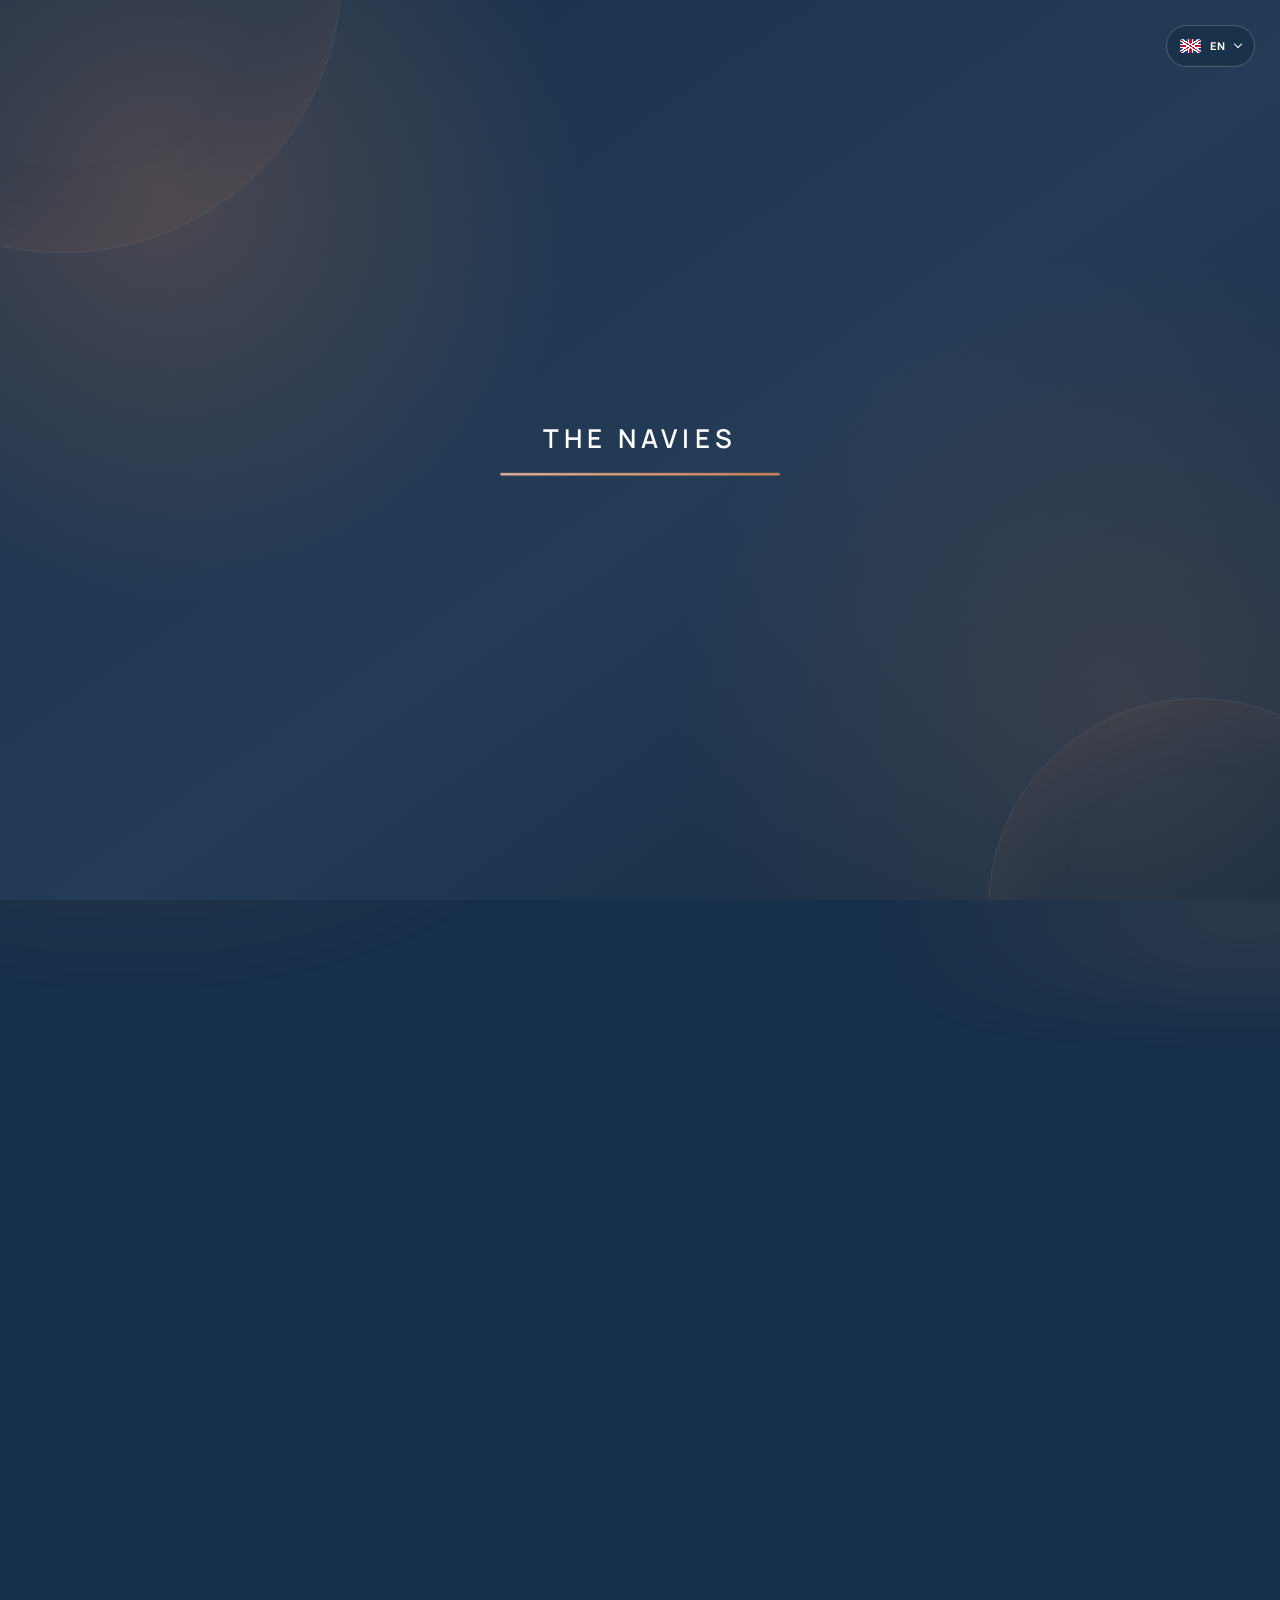
<file: en/index.html>
<!doctype html>
<html lang="en">
<head>
  <script>window.__naviesForcedLanguage="en"</script>
  <meta charset="UTF-8">
  <meta name="viewport" content="width=device-width, initial-scale=1.0">
  <meta name="description" content="Seven musicians sharing one stage, bringing rock and pop classics to life with energy, personality and a sound of our own. The Navies — Live Music">
  <meta name="application-name" content="The Navies">
  <meta name="googlebot" content="notranslate">
  <meta property="og:site_name" content="The Navies">
  <meta property="og:title" content="The Navies">
  <meta property="og:type" content="website">
  <meta property="og:image" content="https://thenavies.com/icons/pwa-512.png">
  <meta property="og:locale" content="en_GB">
  <meta name="twitter:title" content="The Navies">
  <meta name="twitter:image" content="https://thenavies.com/icons/pwa-512.png">
  <meta name="theme-color" content="#edf1f4">
  <meta http-equiv="Cache-Control" content="no-cache, no-store, must-revalidate">
  <meta http-equiv="Pragma" content="no-cache">
  <meta http-equiv="Expires" content="0">
  <meta name="navies-build" content="20261112-301">
  <title>The Navies</title>
  <link rel="canonical" href="https://thenavies.com/en/">
  <link rel="alternate" hreflang="x-default" href="https://thenavies.com/">
  <link rel="alternate" hreflang="es" href="https://thenavies.com/es/">
  <link rel="alternate" hreflang="ca" href="https://thenavies.com/ca/">
  <link rel="alternate" hreflang="en" href="https://thenavies.com/en/">
  <link rel="alternate" hreflang="fr" href="https://thenavies.com/fr/">
  <link rel="alternate" hreflang="it" href="https://thenavies.com/it/">
  <link rel="icon" id="seasonal-favicon" href="../icons/favicon-512.png" type="image/png" sizes="512x512">
  <link rel="apple-touch-icon" href="../icons/apple-touch-icon-180.png?v=20261022-63" sizes="180x180">
  <link rel="manifest" href="../manifest.webmanifest?v=20261022-63">
  <meta name="apple-mobile-web-app-capable" content="yes">
  <meta name="apple-mobile-web-app-status-bar-style" content="default">
  <meta name="apple-mobile-web-app-title" content="The Navies">
  <script type="application/ld+json">
  {
    "@context": "https://schema.org",
    "@type": "MusicGroup",
    "@id": "https://thenavies.com/#music-group",
    "name": "The Navies",
    "url": "https://thenavies.com/",
    "logo": "https://thenavies.com/icons/pwa-512.png",
    "image": "https://thenavies.com/icons/pwa-512.png",
    "genre": ["Rock", "Pop", "Clásicos del rock y del pop", "Clàssics del rock i del pop", "Rock and pop classics"],
    "description": [
      { "@value": "Grupo de siete músicos jóvenes de La Sagrera que interpreta clásicos del rock y del pop en directo.", "@language": "es" },
      { "@value": "Grup de set músics joves de la Sagrera que interpreta clàssics del rock i del pop en directe.", "@language": "ca" },
      { "@value": "A seven-piece young band from La Sagrera performing rock and pop classics live.", "@language": "en" }
    ],
    "sameAs": [
      "https://instagram.com/thenaviesgroup",
      "https://youtube.com/@TheNavies"
    ]
  }
  </script>
  <script type="application/ld+json">
  {
    "@context": "https://schema.org",
    "@type": "WebSite",
    "@id": "https://thenavies.com/#website",
    "url": "https://thenavies.com/",
    "name": "The Navies",
    "alternateName": "The Navies",
    "publisher": { "@id": "https://thenavies.com/#music-group" }
  }
  </script>
  <script type="application/ld+json">
  {
    "@context": "https://schema.org",
    "@type": "WebPage",
    "@id": "https://thenavies.com/#webpage",
    "url": "https://thenavies.com/",
    "name": "The Navies",
    "headline": "The Navies",
    "isPartOf": { "@id": "https://thenavies.com/#website" },
    "about": { "@id": "https://thenavies.com/#music-group" },
    "primaryImageOfPage": { "@id": "https://thenavies.com/icons/pwa-512.png" }
  }
  </script>
  <style>html:not(.nav-ready) #main-nav>a::after{opacity:0!important}html.countdown-entry,html.countdown-entry body{background:#17304a!important}html.countdown-entry .countdown-landing{position:fixed;inset:0;background:#17304a}html.countdown-entry.countdown-entering .countdown-landing>*{visibility:hidden}@media(max-width:900px){html:not(.nav-ready) #main-nav{display:none!important}}</style>
  <script>if('scrollRestoration'in history)history.scrollRestoration='manual';if(location.hash==='#edicion'||location.hash==='#edicion-del-sitio')document.documentElement.classList.add('editor-route-pending')</script>
  <script>try{const n=performance.getEntriesByType('navigation')[0],r=n&&n.type==='reload',c=!location.hash||location.hash==='#countdown',i=sessionStorage.getItem('the-navies-internal-navigation')==='1',v=sessionStorage.getItem('the-navies-countdown-revealed')==='1',e=sessionStorage.getItem('the-navies-countdown-enabled');if(c&&e!=='0'){document.documentElement.classList.add('countdown-entry');if(r||!(i&&v))document.documentElement.classList.add('countdown-welcome','countdown-entering','countdown-preloading')}}catch(e){if(!location.hash&&sessionStorage.getItem('the-navies-countdown-enabled')!=='0')document.documentElement.classList.add('countdown-entry','countdown-welcome','countdown-entering','countdown-preloading')}</script>
  <script>(async()=>{try{const p=location.pathname,b=/bot|crawler|spider|slurp|bingpreview|google-inspectiontool/i.test(navigator.userAgent);if(location.protocol==='file:'||b||!(p==='/'||p.endsWith('/index.html')))return;sessionStorage.removeItem('the-navies-countdown-revealed');const a=['ca','es','en','fr','it'],m=localStorage.getItem('the-navies-language-manual')==='1',s=localStorage.getItem('the-navies-language');let f='es';try{const r=await fetch('https://the-navies-admin.pau-escobedo04.workers.dev/content',{cache:'no-store'}),j=await r.json(),g=j.content?.home?.settings||{};if(a.includes(g.fallbackLanguage))f=g.fallbackLanguage;localStorage.setItem('the-navies-fallback-language',f);sessionStorage.setItem('the-navies-countdown-enabled',g.countdownEnabled===false?'0':'1')}catch(e){f=a.includes(localStorage.getItem('the-navies-fallback-language'))?localStorage.getItem('the-navies-fallback-language'):'es'}const d=[navigator.language,...(navigator.languages||[])].filter(Boolean).map(x=>x.toLowerCase().split('-')[0]).find(x=>a.includes(x))||f,l=m&&a.includes(s)?s:d;location.replace(`/${l}/${location.hash||''}`)}catch(e){}})()</script>
  <script>try{const b=document.querySelector('meta[name="navies-build"]').content;fetch(`${location.pathname}?comprobar=${Date.now()}`,{cache:'no-store'}).then(r=>r.text()).then(h=>{const n=h.match(/<meta name="navies-build" content="([^"]+)"/)?.[1];if(n&&n!==b){const u=new URL(location.href);u.searchParams.set('version',n);location.replace(u)}}).catch(()=>{})}catch(e){}</script>
  <script>try{const c={spring:'#F4A7C1',summer:'#FFD76A',autumn:'#C77B52',winter:'#A8DADC'},n=performance.getEntriesByType('navigation')[0],i=sessionStorage.getItem('the-navies-internal-navigation')==='1',k=i||(n&&n.type==='back_forward');sessionStorage.removeItem('the-navies-internal-navigation');if(!k)localStorage.removeItem('the-navies-season');const s=k&&localStorage.getItem('the-navies-season')||'autumn';window.__naviesInitialSeason=c[s]?s:'autumn';document.documentElement.dataset.season=window.__naviesInitialSeason;document.documentElement.style.setProperty('--accent',c[window.__naviesInitialSeason])}catch(e){document.documentElement.dataset.season='autumn'}</script>
  <link rel="preconnect" href="https://fonts.googleapis.com">
  <link rel="preconnect" href="https://fonts.gstatic.com" crossorigin>
  <link href="https://fonts.googleapis.com/css2?family=DM+Sans:wght@400;500;600&family=Manrope:wght@400;500;600;700&display=swap" rel="stylesheet">
  <link rel="preload" href="../script.js?v=20261120-344" as="script">
  <link rel="stylesheet" href="../styles.css?v=20261112-293">
  <link rel="stylesheet" href="../subpages.css?v=20261116-343">
  <link rel="stylesheet" href="../musync.css?v=20261113-325">
  <script defer src="../script.js?v=20261120-344"></script>
  <script defer src="../admin-config.js?v=20261111-210"></script>
  <script defer src="../admin.js?v=20261116-337"></script>
  <script defer src="../portal.js?v=20261120-344"></script>
  <script defer src="../musync.js?v=20261113-326"></script>
</head>
<body>
  <div class="noise" aria-hidden="true"></div>
  <div class="footer-quick-player quick-route-entering">
    <button class="footer-jump" type="button" aria-label="Abrir controles de música" aria-expanded="false"><svg class="footer-music-icon" viewBox="0 0 24 24" aria-hidden="true"><rect x="8" y="5" width="2.3" height="11" rx="1"/><rect x="17" y="3" width="2.3" height="11" rx="1"/><path d="M9 5 19 3v3L9 8Z"/><circle cx="6.8" cy="16.8" r="2.8"/><circle cx="15.8" cy="14.8" r="2.8"/></svg><svg class="footer-down-icon" viewBox="0 0 24 24" aria-hidden="true"><path d="m6 9 6 6 6-6"/></svg></button>
    <div class="footer-quick-menu"><button type="button" class="footer-quick-button footer-quick-toggle" aria-label="Reproducir música"><svg class="quick-play-icon" viewBox="0 0 24 24" aria-hidden="true"><path d="m8 5 11 7-11 7V5Z"/></svg><svg class="quick-pause-icon" viewBox="0 0 24 24" aria-hidden="true"><path d="M7 5h4v14H7zM13 5h4v14h-4z"/></svg></button><button type="button" class="footer-quick-button footer-quick-next" aria-label="Siguiente canción"><svg viewBox="0 0 24 24" aria-hidden="true"><path d="m12 7 7 5-7 5V7ZM5 7l7 5-7 5V7Z"/></svg></button></div>
    <span class="footer-quick-track" aria-live="polite"></span>
  </div>
  <section class="countdown-landing" id="countdown-landing" aria-labelledby="countdown-title">
    <div class="countdown-orb countdown-orb-one" aria-hidden="true"></div>
    <div class="countdown-orb countdown-orb-two" aria-hidden="true"></div>
    <div class="countdown-preloader" aria-hidden="true"><strong>THE NAVIES</strong><span><i></i></span></div>
    <div class="countdown-welcome-panel" id="countdown-welcome">
      <p class="countdown-welcome-eyebrow">THE NAVIES</p>
      <h2 data-i18n="countdownWelcomeTitle">Something is about to begin</h2>
      <p data-i18n="countdownWelcomeCopy">On 21 November, seven musicians and one stage await you at Plaza Masadas. The rest, you’ll have to discover live.</p>
      <button class="countdown-start" id="countdown-start" type="button"><span data-i18n="countdownWelcomeStart">Discover</span><span aria-hidden="true">→</span></button>
    </div>
    <div class="countdown-content">
      <p class="countdown-brand">THE NAVIES<span>.</span></p>
      <p class="countdown-kicker"><i></i><span data-i18n="countdownKicker">Next show</span></p>
      <h2 id="countdown-title" data-i18n="sagreraHomeName">La Sagrera Neighbourhood Festival</h2>
      <div class="countdown-event-details">
        <span><small data-i18n="countdownDateLabel">Date</small><strong data-i18n="countdownEventDate">21 NOVEMBER</strong></span>
        <span><small data-i18n="countdownTimeLabel">Time</small><strong data-i18n="countdownEventTime">13:00</strong></span>
        <span><small data-i18n="countdownPlaceLabel">Venue</small><strong data-i18n="countdownEventVenue">PLAZA MASADAS</strong></span>
      </div>
      <div class="countdown-clock" role="timer" aria-label="Cuenta atrás para el concierto">
        <span><strong data-countdown-unit="days">00</strong><small data-i18n="countdownDays">Days</small></span>
        <i>:</i>
        <span><strong data-countdown-unit="hours">00</strong><small data-i18n="countdownHours">Hours</small></span>
        <i>:</i>
        <span><strong data-countdown-unit="minutes">00</strong><small data-i18n="countdownMinutes">Minutes</small></span>
        <i>:</i>
        <span><strong data-countdown-unit="seconds">00</strong><small data-i18n="countdownSeconds">Seconds</small></span>
      </div>
      <div class="countdown-actions">
        <button class="countdown-enter" id="countdown-enter" type="button"><span data-i18n="countdownEnter">Go to homepage</span><span>↗</span></button>
      </div>
    </div>
      <button class="countdown-volume" id="countdown-volume" type="button" aria-pressed="false" aria-label="Silenciar música">
        <svg viewBox="0 0 24 24" aria-hidden="true">
          <path class="speaker-body" d="M4 10v4h4l5 4V6l-5 4H4Z"></path>
          <path class="sound-wave" d="M16 9.2a4 4 0 0 1 0 5.6M18.5 6.8a7.3 7.3 0 0 1 0 10.4"></path>
          <path class="mute-slash" d="M5 5l14 14"></path>
        </svg>
      </button>
      <audio id="countdown-audio" preload="auto" playsinline></audio>
  </section>
  <header class="site-header">
    <div class="header-left">
      <div class="language-picker" id="language-picker">
      <button class="language-trigger" type="button" aria-expanded="false" aria-haspopup="listbox" aria-controls="language-menu" aria-label="Seleccionar idioma">
        <span class="flag flag-en" aria-hidden="true"></span>
        <strong>EN</strong>
        <span class="language-chevron" aria-hidden="true"></span>
      </button>
      <div class="language-menu" id="language-menu" role="listbox" aria-label="Seleccionar idioma" hidden>
        <button type="button" role="option" data-language="ca" aria-selected="false"><span class="flag flag-ca" aria-hidden="true"></span><span>Català</span><small>CA</small></button>
        <button type="button" role="option" data-language="es" aria-selected="false"><span class="flag flag-es" aria-hidden="true"></span><span>Español</span><small>ES</small></button>
        <button type="button" role="option" data-language="en" aria-selected="true"><span class="flag flag-en" aria-hidden="true"></span><span>English</span><small>EN</small></button>
        <button type="button" role="option" data-language="fr" aria-selected="false"><span class="flag flag-fr" aria-hidden="true"></span><span>Français</span><small>FR</small></button>
        <button type="button" role="option" data-language="it" aria-selected="false"><span class="flag flag-it" aria-hidden="true"></span><span>Italiano</span><small>IT</small></button>
      </div>
      </div>
      
<button class="account-trigger" type="button" aria-label="Iniciar sesión"><span class="account-guest" aria-hidden="true"><svg viewBox="0 0 24 24"><circle cx="12" cy="8" r="3.25"></circle><path d="M5.5 19c.65-3.6 3-5.5 6.5-5.5s5.85 1.9 6.5 5.5"></path></svg></span><span class="account-avatar" hidden></span></button>
    </div>
    <h1 class="brand-heading brand-center"><a class="brand" href="#inicio" data-route="home" aria-label="The Navies, inicio">THE NAVIES<span aria-hidden="true">.</span></a></h1>
    <nav id="main-nav" aria-label="Navegación principal">
      <a href="#inicio" data-route="home" data-i18n="navHome">Home</a>
      <a href="#navies-live" data-route="navies-live" data-i18n="navVideos">Navies Live</a>
      <a href="#navy" data-route="espacio-navy" data-i18n="navSpace">Navy Space</a>
    </nav>
    <button class="menu-toggle" type="button" aria-expanded="false" aria-controls="main-nav">
      <span></span><span></span><span></span><span class="sr-only">Abrir menú</span>
    </button>
  </header>

  

  <main class="page-view" id="page-home" data-page-view="home">
    <section class="hero" id="inicio">
      <div class="hero-copy reveal">
        <p class="eyebrow"><span></span> <span data-i18n="genreLine">Rock · Pop · Classics</span></p>
        <p class="hero-title" data-i18n-html="heroTitle">Timeless classics.<br><em>Live like never before.</em></p>
        <p class="hero-intro" data-i18n="heroIntro">We are seven young musicians brought together by a love of playing live and bringing rock and pop classics to every stage with energy and personality.</p>
        <div class="hero-actions" data-nosnippet>
          <a class="button button-primary" href="#directo" data-scroll-target="directo"><span data-i18n="nextShow">Next show</span> <span>↓</span></a>
        </div>
      </div>

      <div class="hero-art reveal" aria-label="Composición gráfica abstracta de The Navies">
        <div class="orbit orbit-one"></div>
        <div class="orbit orbit-two"></div>
        <div class="disc disc-back"><span>THE NAVIES — LIVE MUSIC</span></div>
        <div class="disc disc-front">
          <div class="wave" aria-hidden="true"><i></i><i></i><i></i><i></i><i></i><i></i><i></i><i></i><i></i><i></i><i></i></div>
          <b>TN</b><small>EST. 2026</small>
        </div>
        <div class="floating-note">PLAY IT<br><strong>LOUD</strong></div>
      </div>

    </section>

    <section class="next-show section-pad" id="directo">
      <div class="section-heading reveal">
        <p class="eyebrow"><span></span> <span data-i18n="liveLabel">Live</span></p>
        <h2 data-i18n-html="liveTitle">Our next concert<br>starts here.</h2>
      </div>

      <!-- EDITAR: Sustituye este bloque con los datos del próximo concierto -->
      <article class="featured-show reveal">
        <div class="date-block" data-nosnippet><strong>21</strong><span>NOV<br>2026</span></div>
        <div class="show-info">
          <span class="status" data-nosnippet><i></i><span data-i18n="nextShow">Next show</span></span>
          <h3 data-i18n="sagreraHomeName">La Sagrera Neighbourhood Festival</h3>
          <p><span data-i18n="time" data-nosnippet>13:00h</span><span data-nosnippet> · </span><span data-i18n="venue">Plaça Masadas</span></p>
        </div>
      </article>
      <div class="show-list reveal">
<article><time data-nosnippet><strong>—</strong><span class="date-meta"><b data-i18n="christmasMonth">DEC</b><small>2026</small></span></time><div><h3 data-i18n="christmasTitle">Christmas Concert</h3></div><span data-i18n="comingSoon" data-nosnippet>Coming up</span></article>
        <article><time data-nosnippet><strong>—</strong><span class="date-meta"><b data-i18n="aprilMonth">APR</b><small>2027</small></span></time><div><h3 data-i18n="springFestTitle">Spring Festival</h3><p data-i18n="venue">Plaça Masadas</p></div><span data-i18n="comingSoon" data-nosnippet>Coming up</span></article>
        <article><time data-nosnippet><strong>—</strong><span class="date-meta"><b data-i18n="juneMonth">JUN</b><small>2027</small></span></time><div><h3 data-i18n="endCourseTitle">End-of-Year Concert</h3></div><span data-i18n="comingSoon" data-nosnippet>Coming up</span></article>
      </div>
    </section>

    <section class="sound section-pad" id="sonido">
      <div class="sound-stage reveal">
        <div class="sound-copy">
          <p class="eyebrow light"><span></span> <span data-i18n="soundLabel">Our sound</span></p>
          <h2 data-i18n-html="soundTitle">Good songs.<br><em>Better live.</em></h2>
          <p data-i18n="soundBody">A mix of rock classics, great pop songs and anthems everyone knows from the first chord. Seven musicians, shared vocals and a live show made for connecting, singing and enjoying together.</p>
          <p class="sound-signature" data-i18n="soundSignature">Seven musicians · One single stage</p>
          <p class="setlist-example"><small data-i18n="exampleNote">Illustrative examples; the setlist may vary.</small></p>
        </div>
        <div class="genre-stack" aria-label="Estilos musicales">
          <div><span>POP</span><strong>Shake It Off</strong><small data-i18n="popStyle">Energetic pop, rhythm and a chorus made to sing together</small></div>
          <div><span>ROCK</span><strong>The Final Countdown</strong><small data-i18n="anthemStyle">Guitars, keys and all the power of a great rock anthem</small></div>
          <div><span data-i18n="classicLabel">CLASSIC</span><strong>Have You Ever Seen the Rain?</strong><small data-i18n="rockStyle">A timeless, direct song you know from the very first chord</small></div>
        </div>
      </div>
    </section>

    <section class="about section-pad" id="banda">
      <div class="about-copy reveal">
        <p class="eyebrow"><span></span> The band</p>
        <h2 data-i18n-html="bandTitle">Seven musicians.<br>One current.</h2>
        <!-- EDITAR: Texto biográfico provisional -->
        <p data-i18n="bandBody">We are seven young musicians brought together by a passion for music and a desire to play, learn and enjoy the stage together. Every voice and every instrument has an equal place in The Navies.</p>
        <p class="band-collaboration" data-i18n-html="bcnIntro">Our thanks to <a class="bcn-highlight" href="https://bcnfusio.cat" target="_blank" rel="noopener">BCN Fusió</a> for their collaboration.</p>
      </div>
      <div class="members">
        <article class="member reveal" role="button" tabindex="0" data-member="vocals"><div class="avatar"><span class="instrument-word" data-i18n="visualVocals">Vocals</span></div><div><h3 data-i18n="groupVocals">Aina, Candela and Mariona Escobedo</h3><p data-i18n="groupVocalsCopy">Three voices for melodies, harmonies and choruses.</p></div></article>
        <article class="member reveal" role="button" tabindex="0" data-member="bass"><div class="avatar alt"><span class="instrument-word" data-i18n="visualBass">Bass</span></div><div><h3 data-i18n="groupBass">Emma</h3><p data-i18n="groupBassCopy">The low-end foundation connecting rhythm and harmony.</p></div></article>
        <article class="member reveal" role="button" tabindex="0" data-member="guitar"><div class="avatar warm"><span class="instrument-word" data-i18n="visualGuitar">Guitar</span></div><div><h3 data-i18n="groupGuitar">Carles</h3><p data-i18n="groupGuitarCopy">Riffs, chords and the band’s rock character.</p></div></article>
        <article class="member reveal" role="button" tabindex="0" data-member="keys"><div class="avatar pale"><span class="instrument-word" data-i18n="visualKeys">Keyboards</span></div><div><h3 data-i18n="groupKeys">Pau Fermosel</h3><p data-i18n="groupKeysCopy">Piano, synthesisers and layers that expand the sound.</p></div></article>
        <article class="member reveal" role="button" tabindex="0" data-member="drums"><div class="avatar"><span class="instrument-word" data-i18n="visualDrums">Drums</span></div><div><h3 data-i18n="groupDrums">Pau Escobedo</h3><p data-i18n="groupDrumsCopy">The pulse that drives the energy and holds the band together.</p></div></article>
      </div>
    </section>

    <section class="manifesto" aria-label="Manifiesto">
      <div class="marquee" aria-hidden="true"><span>TURN IT UP · THE NAVIES · LIVE &amp; LOUD · </span><span>TURN IT UP · THE NAVIES · LIVE &amp; LOUD · </span></div>
    </section>

    <section class="contact section-pad" id="contacto">
      <div class="contact-card reveal">
        <div class="contact-copy">
          <p class="eyebrow light"><span></span> <span data-i18n="contactLabel">Contact</span></p>
          <h2 data-i18n-html="contactTitle">Let's talk.</h2>
          <p data-i18n="contactBody">If you have a proposal or simply want to talk to us, send us a message. We will get back to you as soon as possible.</p>
          <a class="email-link" href="mailto:contact@thenavies.com">contact@thenavies.com <span>↗</span></a>
          <div class="socials">
            <a href="https://instagram.com/thenaviesgroup" target="_blank" rel="noopener" aria-label="Instagram de The Navies">Instagram ↗</a>
            <a href="https://youtube.com/@TheNavies" target="_blank" rel="noopener" aria-label="YouTube de The Navies">YouTube ↗</a>
          </div>
        </div>
        <form class="contact-form" id="contact-form">
          <div class="form-row form-row-names">
            <label><span data-i18n="formName">First name</span><input name="name" type="text" autocomplete="given-name" required></label>
            <label><span data-i18n="formSurname">Last name</span><input name="surname" type="text" autocomplete="family-name" required></label>
          </div>
          <label><span data-i18n="formEmail">Email</span><input name="email" type="email" autocomplete="email" required></label>
          <p class="form-label" data-i18n="formPhone">Phone (optional)</p>
          <div class="phone-field">
            <label class="sr-only" for="phone-prefix" data-i18n="formPrefix">International dialling code</label>
            <select id="phone-prefix" name="phonePrefix" aria-label="Prefijo internacional">
              <option value="+34" selected>🇪🇸 +34</option>
              <option value="+376">🇦🇩 +376</option>
              <option value="+33">🇫🇷 +33</option>
              <option value="+39">🇮🇹 +39</option>
              <option value="+351">🇵🇹 +351</option>
              <option value="+44">🇬🇧 +44</option>
              <option value="+49">🇩🇪 +49</option>
              <option value="+41">🇨🇭 +41</option>
              <option value="+1">🇺🇸 +1</option>
            </select>
            <label class="sr-only" for="phone-number" data-i18n="formPhoneNumber">Phone number</label>
            <input id="phone-number" name="phone" type="tel" autocomplete="tel-national" inputmode="tel">
          </div>
          <label><span data-i18n="formMessage">Message</span><textarea name="message" rows="5" required></textarea></label>
          <button class="form-submit" type="submit"><span data-i18n="formSubmit">Open prepared email</span> <span>↗</span></button>
          <p class="form-note" data-i18n="formNote">You’ll review and send the message from your email app.</p>
        </form>
      </div>
    </section>
  </main>


  <section class="page-view subpage media-page" id="page-navies-live" data-page-view="navies-live" hidden>
    <div class="view-main"><section class="tv-coming-soon reveal"><p class="eyebrow light"><span></span> NAVIES LIVE</p><h1 data-i18n-html="tvSoonTitle">We’re tuning<br><em>the screen.</em></h1><p data-i18n="tvSoonCopy">The first videos from The Navies will be here soon.</p><span class="tv-signal" aria-hidden="true"><i></i><i></i><i></i><i></i><i></i></span></section></div>
  </section>

  <section class="page-view subpage space-page" id="page-espacio-navy" data-page-view="espacio-navy" hidden>
    <div class="space-shell"><div class="space-entry"><div class="space-intro reveal"><div><p class="eyebrow"><span></span><span data-i18n="privateArea">Private band area</span></p><h1 data-i18n-html="spaceTitle">Navy<br><em>Space.</em></h1><p data-i18n="spaceIntro">Scores, setlists and important dates organised in one place.</p></div></div>
    <section class="login-panel reveal" id="login"><h2 data-i18n="memberAccess">Member access</h2><p data-i18n="loginCopy">Enter your credentials to access the internal space.</p><form class="login-form" id="login-form" method="post"><input name="username" autocomplete="username" autocapitalize="none" spellcheck="false" placeholder="Usuario" required><input name="password" type="password" autocomplete="current-password" autocapitalize="none" spellcheck="false" placeholder="Contraseña" required><button type="submit" data-i18n="enterSpace">Enter</button></form><p class="login-error" id="login-error" aria-live="polite"></p></section>
    </div>
    <section class="member-dashboard" id="member-dashboard" hidden>
      <div class="dashboard-bar reveal"><div><p class="eyebrow"><span></span><span data-i18n="memberArea">Member space</span></p><h2><span data-i18n="hello">Hello</span>, <span id="member-name">Navy</span></h2></div></div>
      <div class="dashboard-grid">
        <article class="private-card repertoire-card reveal">
          <div class="card-heading"><div><p class="card-kicker">21 NOV · 2026</p><h3 data-i18n="sagreraFestName">La Sagrera Neighbourhood Festival 2026</h3></div><span class="concert-status" data-i18n="nextShow">Next show</span></div>
          <p data-i18n="concertScoresCopy">Scores and materials organised around the concert setlist.</p>
          <div class="setlist">
            <div class="song-row"><span class="song-number">01</span><strong>Shake It Off</strong><div class="material-tags" data-score-song="shake-it-off"></div></div>
            <div class="song-row"><span class="song-number">02</span><strong>...Baby One More Time</strong><div class="material-tags" data-score-song="baby-one-more-time"></div></div>
            <div class="song-row"><span class="song-number">03</span><strong>Sweet Caroline</strong><div class="material-tags" data-score-song="sweet-caroline"></div></div>
            <div class="song-row"><span class="song-number">04</span><strong>Don't Look Back In Anger</strong><div class="material-tags" data-score-song="dont-look-back-in-anger"></div></div>
            <div class="song-row"><span class="song-number">05</span><strong>The Final Countdown</strong><div class="material-tags" data-score-song="the-final-countdown"></div></div>
            <div class="song-row"><span class="song-number">06</span><strong>Have You Ever Seen The Rain?</strong><div class="material-tags" data-score-song="have-you-ever-seen-the-rain"></div></div>
            <div class="song-row"><span class="song-number">07</span><strong>The Final Countdown (Reprise)</strong><div class="material-tags" data-score-song="the-final-countdown-reprise"></div></div>
          </div>
        </article>
        <article class="private-card calendar-card reveal">
          <div class="card-heading"><div><p class="card-kicker">OCT — NOV · 2026</p><h3 data-i18n="importantDates">Important dates</h3></div></div>
          <p data-i18n="calendarCopy">Rehearsals and performances scheduled for the La Sagrera neighbourhood festival.</p>
          <div class="event-list">
            <div class="event-item"><time datetime="2026-10-16"><strong>16</strong><span>OCT</span></time><div><b data-i18n="rehearsal">Rehearsal</b><small data-i18n="rehearsalTime">17:30h</small></div></div>
            <div class="event-item"><time datetime="2026-10-23"><strong>23</strong><span>OCT</span></time><div><b data-i18n="rehearsal">Rehearsal</b><small data-i18n="rehearsalTime">17:30h</small></div></div>
            <div class="event-item"><time datetime="2026-11-06"><strong>06</strong><span>NOV</span></time><div><b data-i18n="rehearsal">Rehearsal</b><small data-i18n="rehearsalTime">17:30h</small></div></div>
            <div class="event-item"><time datetime="2026-11-07"><strong>07</strong><span>NOV</span></time><div><b data-i18n="extraRehearsal">Extra Rehearsal</b><small>18:00h</small></div></div>
            <div class="event-item"><time datetime="2026-11-13"><strong>13</strong><span>NOV</span></time><div><b data-i18n="rehearsal">Rehearsal</b><small>17:30–19:30h · BCN Fusió Sant Andreu</small></div></div>
            <div class="event-item"><time datetime="2026-11-14"><strong>14</strong><span>NOV</span></time><div><b data-i18n="extraRehearsal">Extra Rehearsal</b><small>18:00–20:00h · BCN Fusió La Sagrera</small></div></div>
            <div class="event-item highlight"><time datetime="2026-11-20"><strong>20</strong><span>NOV</span></time><div><b data-i18n="dressRehearsal">Dress Rehearsal</b><small>17:30–19:30h · BCN Fusió Sant Andreu</small></div></div>
            <div class="event-item concert"><time datetime="2026-11-21"><strong>21</strong><span>NOV</span></time><div><b data-i18n="sagreraFestName">La Sagrera Neighbourhood Festival 2026</b><small>14:00h · Plaza Masadas</small></div></div>
          </div>
          <div class="calendar-useful-links">
          <h4 data-i18n="usefulLinks">Playlists</h4>
          <div class="useful-links-list">
            <a href="https://open.spotify.com" target="_blank" rel="noopener"><b>Spotify</b><i aria-hidden="true">↗</i></a>
            <a href="https://music.apple.com" target="_blank" rel="noopener"><b>Apple Music</b><i aria-hidden="true">↗</i></a>
          </div>
          </div>
        </article>
      </div>
    </section></div>
  </section>

  <dialog class="audio-dialog" id="audio-dialog">
    <button class="audio-dialog-close" type="button" aria-label="Cerrar">×</button>
    <p class="eyebrow"><span></span> AUDIO DEL REPERTORIO</p>
    <div class="audio-art" aria-hidden="true"><span></span><span></span><span></span><span></span><span></span></div>
    <h2 id="audio-dialog-title">Canción</h2>
    <p class="audio-dialog-warning" id="audio-dialog-warning" hidden></p>
    <audio id="audio-player" controls preload="metadata"></audio>
    <a class="audio-dialog-download" id="audio-dialog-download" href="#" download>Descargar audio ↓</a>
  </dialog>

  <dialog class="member-dialog" id="member-dialog">
    <button class="dialog-close" type="button" aria-label="Cerrar">×</button>
    <p class="eyebrow"><span></span> <span data-i18n="memberLabel">The band</span></p>
    <h2 id="dialog-name"></h2>
    <p class="dialog-bio" id="dialog-bio"></p>
    <a class="dialog-social" id="dialog-social" href="https://instagram.com/_pauescobedo" target="_blank" rel="noopener" hidden>Instagram Pau ↗</a>
    <small data-i18n="provisionalBio">This is how The Navies completes its sound.</small>
  </dialog>

  <footer>
    <a class="brand" href="#inicio" data-route="home">THE NAVIES<span>.</span></a>
    <p class="footer-copyright">© <span id="year"></span> The Navies<span data-i18n="rightsReserved">All rights reserved</span></p>
    <p class="footer-credit"><span data-i18n="collaboration">Thanks to</span> <a href="https://bcnfusio.cat" target="_blank" rel="noopener">BCN Fusió ↗</a></p>
  </footer>

</body>
</html>
</file>
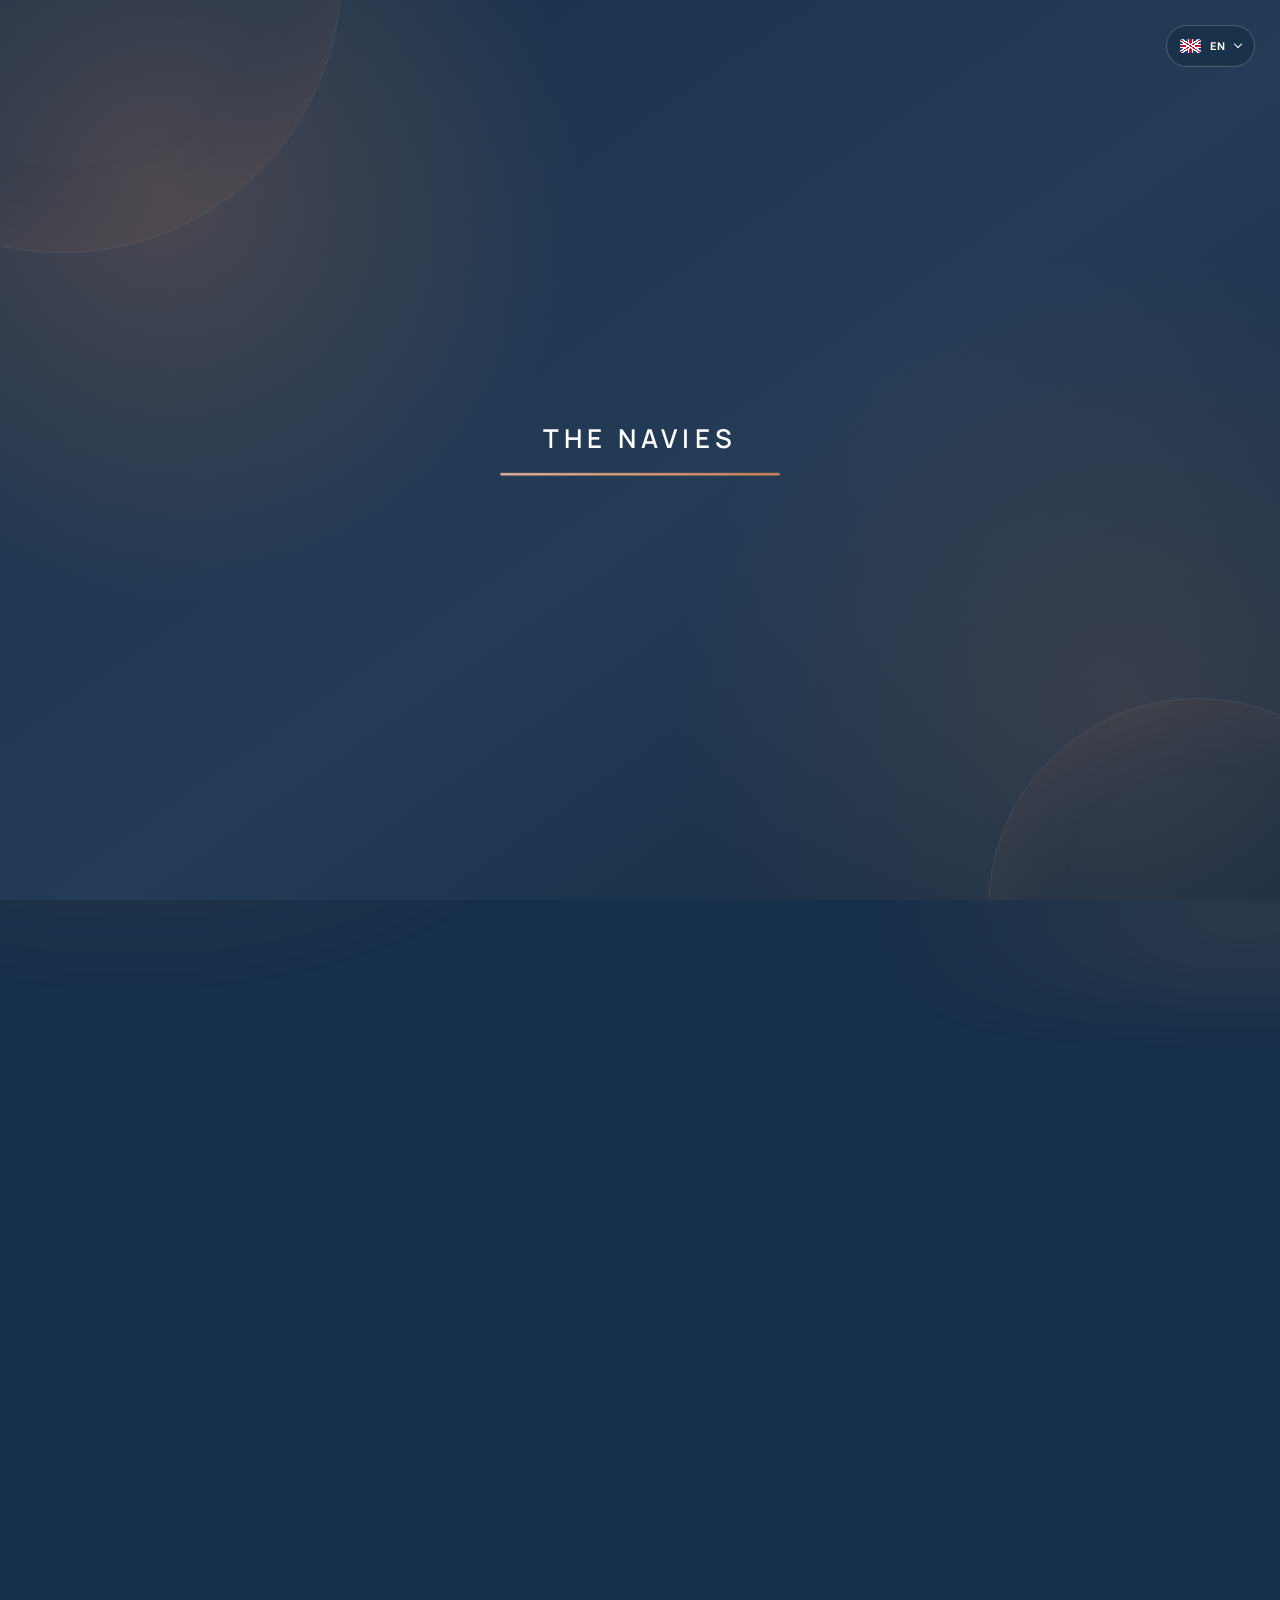
<file: es/index.html>
<!doctype html>
<html lang="es">
<head>
  <script>window.__naviesForcedLanguage="es"</script>
  <meta charset="UTF-8">
  <meta name="viewport" content="width=device-width, initial-scale=1.0">
  <meta name="description" content="Siete músicos compartiendo un mismo escenario, dando nueva vida a clásicos del rock y del pop con energía, personalidad y un sonido propio. The Navies — Música en directo">
  <meta name="application-name" content="The Navies">
  <meta name="googlebot" content="notranslate">
  <meta property="og:site_name" content="The Navies">
  <meta property="og:title" content="The Navies">
  <meta property="og:type" content="website">
  <meta property="og:image" content="https://thenavies.com/icons/pwa-512.png">
  <meta property="og:locale" content="es_ES">
  <meta name="twitter:title" content="The Navies">
  <meta name="twitter:image" content="https://thenavies.com/icons/pwa-512.png">
  <meta name="theme-color" content="#edf1f4">
  <meta http-equiv="Cache-Control" content="no-cache, no-store, must-revalidate">
  <meta http-equiv="Pragma" content="no-cache">
  <meta http-equiv="Expires" content="0">
  <meta name="navies-build" content="20261112-301">
  <title>The Navies</title>
  <link rel="canonical" href="https://thenavies.com/es/">
  <link rel="alternate" hreflang="x-default" href="https://thenavies.com/">
  <link rel="alternate" hreflang="es" href="https://thenavies.com/es/">
  <link rel="alternate" hreflang="ca" href="https://thenavies.com/ca/">
  <link rel="alternate" hreflang="en" href="https://thenavies.com/en/">
  <link rel="alternate" hreflang="fr" href="https://thenavies.com/fr/">
  <link rel="alternate" hreflang="it" href="https://thenavies.com/it/">
  <link rel="icon" id="seasonal-favicon" href="../icons/favicon-512.png" type="image/png" sizes="512x512">
  <link rel="apple-touch-icon" href="../icons/apple-touch-icon-180.png?v=20261022-63" sizes="180x180">
  <link rel="manifest" href="../manifest.webmanifest?v=20261022-63">
  <meta name="apple-mobile-web-app-capable" content="yes">
  <meta name="apple-mobile-web-app-status-bar-style" content="default">
  <meta name="apple-mobile-web-app-title" content="The Navies">
  <script type="application/ld+json">
  {
    "@context": "https://schema.org",
    "@type": "MusicGroup",
    "@id": "https://thenavies.com/#music-group",
    "name": "The Navies",
    "url": "https://thenavies.com/",
    "logo": "https://thenavies.com/icons/pwa-512.png",
    "image": "https://thenavies.com/icons/pwa-512.png",
    "genre": ["Rock", "Pop", "Clásicos del rock y del pop", "Clàssics del rock i del pop", "Rock and pop classics"],
    "description": [
      { "@value": "Grupo de siete músicos jóvenes de La Sagrera que interpreta clásicos del rock y del pop en directo.", "@language": "es" },
      { "@value": "Grup de set músics joves de la Sagrera que interpreta clàssics del rock i del pop en directe.", "@language": "ca" },
      { "@value": "A seven-piece young band from La Sagrera performing rock and pop classics live.", "@language": "en" }
    ],
    "sameAs": [
      "https://instagram.com/thenaviesgroup",
      "https://youtube.com/@TheNavies"
    ]
  }
  </script>
  <script type="application/ld+json">
  {
    "@context": "https://schema.org",
    "@type": "WebSite",
    "@id": "https://thenavies.com/#website",
    "url": "https://thenavies.com/",
    "name": "The Navies",
    "alternateName": "The Navies",
    "publisher": { "@id": "https://thenavies.com/#music-group" }
  }
  </script>
  <script type="application/ld+json">
  {
    "@context": "https://schema.org",
    "@type": "WebPage",
    "@id": "https://thenavies.com/#webpage",
    "url": "https://thenavies.com/",
    "name": "The Navies",
    "headline": "The Navies",
    "isPartOf": { "@id": "https://thenavies.com/#website" },
    "about": { "@id": "https://thenavies.com/#music-group" },
    "primaryImageOfPage": { "@id": "https://thenavies.com/icons/pwa-512.png" }
  }
  </script>
  <style>html:not(.nav-ready) #main-nav>a::after{opacity:0!important}html.countdown-entry,html.countdown-entry body{background:#17304a!important}html.countdown-entry .countdown-landing{position:fixed;inset:0;background:#17304a}html.countdown-entry.countdown-entering .countdown-landing>*{visibility:hidden}@media(max-width:900px){html:not(.nav-ready) #main-nav{display:none!important}}</style>
  <script>if('scrollRestoration'in history)history.scrollRestoration='manual';if(location.hash==='#edicion'||location.hash==='#edicion-del-sitio')document.documentElement.classList.add('editor-route-pending')</script>
  <script>try{const n=performance.getEntriesByType('navigation')[0],r=n&&n.type==='reload',c=!location.hash||location.hash==='#countdown',i=sessionStorage.getItem('the-navies-internal-navigation')==='1',v=sessionStorage.getItem('the-navies-countdown-revealed')==='1',e=sessionStorage.getItem('the-navies-countdown-enabled');if(c&&e!=='0'){document.documentElement.classList.add('countdown-entry');if(r||!(i&&v))document.documentElement.classList.add('countdown-welcome','countdown-entering','countdown-preloading')}}catch(e){if(!location.hash&&sessionStorage.getItem('the-navies-countdown-enabled')!=='0')document.documentElement.classList.add('countdown-entry','countdown-welcome','countdown-entering','countdown-preloading')}</script>
  <script>(async()=>{try{const p=location.pathname,b=/bot|crawler|spider|slurp|bingpreview|google-inspectiontool/i.test(navigator.userAgent);if(location.protocol==='file:'||b||!(p==='/'||p.endsWith('/index.html')))return;sessionStorage.removeItem('the-navies-countdown-revealed');const a=['ca','es','en','fr','it'],m=localStorage.getItem('the-navies-language-manual')==='1',s=localStorage.getItem('the-navies-language');let f='es';try{const r=await fetch('https://the-navies-admin.pau-escobedo04.workers.dev/content',{cache:'no-store'}),j=await r.json(),g=j.content?.home?.settings||{};if(a.includes(g.fallbackLanguage))f=g.fallbackLanguage;localStorage.setItem('the-navies-fallback-language',f);sessionStorage.setItem('the-navies-countdown-enabled',g.countdownEnabled===false?'0':'1')}catch(e){f=a.includes(localStorage.getItem('the-navies-fallback-language'))?localStorage.getItem('the-navies-fallback-language'):'es'}const d=[navigator.language,...(navigator.languages||[])].filter(Boolean).map(x=>x.toLowerCase().split('-')[0]).find(x=>a.includes(x))||f,l=m&&a.includes(s)?s:d;location.replace(`/${l}/${location.hash||''}`)}catch(e){}})()</script>
  <script>try{const b=document.querySelector('meta[name="navies-build"]').content;fetch(`${location.pathname}?comprobar=${Date.now()}`,{cache:'no-store'}).then(r=>r.text()).then(h=>{const n=h.match(/<meta name="navies-build" content="([^"]+)"/)?.[1];if(n&&n!==b){const u=new URL(location.href);u.searchParams.set('version',n);location.replace(u)}}).catch(()=>{})}catch(e){}</script>
  <script>try{const c={spring:'#F4A7C1',summer:'#FFD76A',autumn:'#C77B52',winter:'#A8DADC'},n=performance.getEntriesByType('navigation')[0],i=sessionStorage.getItem('the-navies-internal-navigation')==='1',k=i||(n&&n.type==='back_forward');sessionStorage.removeItem('the-navies-internal-navigation');if(!k)localStorage.removeItem('the-navies-season');const s=k&&localStorage.getItem('the-navies-season')||'autumn';window.__naviesInitialSeason=c[s]?s:'autumn';document.documentElement.dataset.season=window.__naviesInitialSeason;document.documentElement.style.setProperty('--accent',c[window.__naviesInitialSeason])}catch(e){document.documentElement.dataset.season='autumn'}</script>
  <link rel="preconnect" href="https://fonts.googleapis.com">
  <link rel="preconnect" href="https://fonts.gstatic.com" crossorigin>
  <link href="https://fonts.googleapis.com/css2?family=DM+Sans:wght@400;500;600&family=Manrope:wght@400;500;600;700&display=swap" rel="stylesheet">
  <link rel="preload" href="../script.js?v=20261120-344" as="script">
  <link rel="stylesheet" href="../styles.css?v=20261112-293">
  <link rel="stylesheet" href="../subpages.css?v=20261116-343">
  <link rel="stylesheet" href="../musync.css?v=20261113-325">
  <script defer src="../script.js?v=20261120-344"></script>
  <script defer src="../admin-config.js?v=20261111-210"></script>
  <script defer src="../admin.js?v=20261116-337"></script>
  <script defer src="../portal.js?v=20261120-344"></script>
  <script defer src="../musync.js?v=20261113-326"></script>
</head>
<body>
  <div class="noise" aria-hidden="true"></div>
  <div class="footer-quick-player quick-route-entering">
    <button class="footer-jump" type="button" aria-label="Abrir controles de música" aria-expanded="false"><svg class="footer-music-icon" viewBox="0 0 24 24" aria-hidden="true"><rect x="8" y="5" width="2.3" height="11" rx="1"/><rect x="17" y="3" width="2.3" height="11" rx="1"/><path d="M9 5 19 3v3L9 8Z"/><circle cx="6.8" cy="16.8" r="2.8"/><circle cx="15.8" cy="14.8" r="2.8"/></svg><svg class="footer-down-icon" viewBox="0 0 24 24" aria-hidden="true"><path d="m6 9 6 6 6-6"/></svg></button>
    <div class="footer-quick-menu"><button type="button" class="footer-quick-button footer-quick-toggle" aria-label="Reproducir música"><svg class="quick-play-icon" viewBox="0 0 24 24" aria-hidden="true"><path d="m8 5 11 7-11 7V5Z"/></svg><svg class="quick-pause-icon" viewBox="0 0 24 24" aria-hidden="true"><path d="M7 5h4v14H7zM13 5h4v14h-4z"/></svg></button><button type="button" class="footer-quick-button footer-quick-next" aria-label="Siguiente canción"><svg viewBox="0 0 24 24" aria-hidden="true"><path d="m12 7 7 5-7 5V7ZM5 7l7 5-7 5V7Z"/></svg></button></div>
    <span class="footer-quick-track" aria-live="polite"></span>
  </div>
  <section class="countdown-landing" id="countdown-landing" aria-labelledby="countdown-title">
    <div class="countdown-orb countdown-orb-one" aria-hidden="true"></div>
    <div class="countdown-orb countdown-orb-two" aria-hidden="true"></div>
    <div class="countdown-preloader" aria-hidden="true"><strong>THE NAVIES</strong><span><i></i></span></div>
    <div class="countdown-welcome-panel" id="countdown-welcome">
      <p class="countdown-welcome-eyebrow">THE NAVIES</p>
      <h2 data-i18n="countdownWelcomeTitle">Algo está a punto de sonar</h2>
      <p data-i18n="countdownWelcomeCopy">El 21 de noviembre, siete músicos y un escenario te esperan en Plaza Masadas. El resto, lo tendrás que descubrir en directo.</p>
      <button class="countdown-start" id="countdown-start" type="button"><span data-i18n="countdownWelcomeStart">Descubrir</span><span aria-hidden="true">→</span></button>
    </div>
    <div class="countdown-content">
      <p class="countdown-brand">THE NAVIES<span>.</span></p>
      <p class="countdown-kicker"><i></i><span data-i18n="countdownKicker">Próximo concierto</span></p>
      <h2 id="countdown-title" data-i18n="sagreraHomeName">Fiestas de La Sagrera</h2>
      <div class="countdown-event-details">
        <span><small data-i18n="countdownDateLabel">Fecha</small><strong data-i18n="countdownEventDate">21 DE NOVIEMBRE</strong></span>
        <span><small data-i18n="countdownTimeLabel">Hora</small><strong data-i18n="countdownEventTime">13:00</strong></span>
        <span><small data-i18n="countdownPlaceLabel">Lugar</small><strong data-i18n="countdownEventVenue">PLAZA MASADAS</strong></span>
      </div>
      <div class="countdown-clock" role="timer" aria-label="Cuenta atrás para el concierto">
        <span><strong data-countdown-unit="days">00</strong><small data-i18n="countdownDays">Días</small></span>
        <i>:</i>
        <span><strong data-countdown-unit="hours">00</strong><small data-i18n="countdownHours">Horas</small></span>
        <i>:</i>
        <span><strong data-countdown-unit="minutes">00</strong><small data-i18n="countdownMinutes">Minutos</small></span>
        <i>:</i>
        <span><strong data-countdown-unit="seconds">00</strong><small data-i18n="countdownSeconds">Segundos</small></span>
      </div>
      <div class="countdown-actions">
        <button class="countdown-enter" id="countdown-enter" type="button"><span data-i18n="countdownEnter">Ir a inicio</span><span>↗</span></button>
      </div>
    </div>
      <button class="countdown-volume" id="countdown-volume" type="button" aria-pressed="false" aria-label="Silenciar música">
        <svg viewBox="0 0 24 24" aria-hidden="true">
          <path class="speaker-body" d="M4 10v4h4l5 4V6l-5 4H4Z"></path>
          <path class="sound-wave" d="M16 9.2a4 4 0 0 1 0 5.6M18.5 6.8a7.3 7.3 0 0 1 0 10.4"></path>
          <path class="mute-slash" d="M5 5l14 14"></path>
        </svg>
      </button>
      <audio id="countdown-audio" preload="auto" playsinline></audio>
  </section>
  <header class="site-header">
    <div class="header-left">
      <div class="language-picker" id="language-picker">
      <button class="language-trigger" type="button" aria-expanded="false" aria-haspopup="listbox" aria-controls="language-menu" aria-label="Seleccionar idioma">
        <span class="flag flag-es" aria-hidden="true"></span>
        <strong>ES</strong>
        <span class="language-chevron" aria-hidden="true"></span>
      </button>
      <div class="language-menu" id="language-menu" role="listbox" aria-label="Seleccionar idioma" hidden>
        <button type="button" role="option" data-language="ca" aria-selected="false"><span class="flag flag-ca" aria-hidden="true"></span><span>Català</span><small>CA</small></button>
        <button type="button" role="option" data-language="es" aria-selected="true"><span class="flag flag-es" aria-hidden="true"></span><span>Español</span><small>ES</small></button>
        <button type="button" role="option" data-language="en" aria-selected="false"><span class="flag flag-en" aria-hidden="true"></span><span>English</span><small>EN</small></button>
        <button type="button" role="option" data-language="fr" aria-selected="false"><span class="flag flag-fr" aria-hidden="true"></span><span>Français</span><small>FR</small></button>
        <button type="button" role="option" data-language="it" aria-selected="false"><span class="flag flag-it" aria-hidden="true"></span><span>Italiano</span><small>IT</small></button>
      </div>
      </div>
      
<button class="account-trigger" type="button" aria-label="Iniciar sesión"><span class="account-guest" aria-hidden="true"><svg viewBox="0 0 24 24"><circle cx="12" cy="8" r="3.25"></circle><path d="M5.5 19c.65-3.6 3-5.5 6.5-5.5s5.85 1.9 6.5 5.5"></path></svg></span><span class="account-avatar" hidden></span></button>
    </div>
    <h1 class="brand-heading brand-center"><a class="brand" href="#inicio" data-route="home" aria-label="The Navies, inicio">THE NAVIES<span aria-hidden="true">.</span></a></h1>
    <nav id="main-nav" aria-label="Navegación principal">
      <a href="#inicio" data-route="home" data-i18n="navHome">Inicio</a>
      <a href="#navies-live" data-route="navies-live" data-i18n="navVideos">Navies Live</a>
      <a href="#navy" data-route="espacio-navy" data-i18n="navSpace">Espacio Navy</a>
    </nav>
    <button class="menu-toggle" type="button" aria-expanded="false" aria-controls="main-nav">
      <span></span><span></span><span></span><span class="sr-only">Abrir menú</span>
    </button>
  </header>

  

  <main class="page-view" id="page-home" data-page-view="home">
    <section class="hero" id="inicio">
      <div class="hero-copy reveal">
        <p class="eyebrow"><span></span> <span data-i18n="genreLine">Rock · Pop · Clásicos</span></p>
        <p class="hero-title" data-i18n-html="heroTitle">Clásicos de siempre.<br><em>En directo, como nunca.</em></p>
        <p class="hero-intro" data-i18n="heroIntro">Somos siete músicos jóvenes unidos por las ganas de tocar en directo y llevar clásicos del rock y del pop a cada escenario con energía y personalidad.</p>
        <div class="hero-actions" data-nosnippet>
          <a class="button button-primary" href="#directo" data-scroll-target="directo"><span data-i18n="nextShow">Próximo concierto</span> <span>↓</span></a>
        </div>
      </div>

      <div class="hero-art reveal" aria-label="Composición gráfica abstracta de The Navies">
        <div class="orbit orbit-one"></div>
        <div class="orbit orbit-two"></div>
        <div class="disc disc-back"><span>THE NAVIES — LIVE MUSIC</span></div>
        <div class="disc disc-front">
          <div class="wave" aria-hidden="true"><i></i><i></i><i></i><i></i><i></i><i></i><i></i><i></i><i></i><i></i><i></i></div>
          <b>TN</b><small>EST. 2026</small>
        </div>
        <div class="floating-note">PLAY IT<br><strong>LOUD</strong></div>
      </div>

    </section>

    <section class="next-show section-pad" id="directo">
      <div class="section-heading reveal">
        <p class="eyebrow"><span></span> <span data-i18n="liveLabel">En directo</span></p>
        <h2 data-i18n-html="liveTitle">Nuestro próximo concierto<br>empieza aquí.</h2>
      </div>

      <!-- EDITAR: Sustituye este bloque con los datos del próximo concierto -->
      <article class="featured-show reveal">
        <div class="date-block" data-nosnippet><strong>21</strong><span>NOV<br>2026</span></div>
        <div class="show-info">
          <span class="status" data-nosnippet><i></i><span data-i18n="nextShow">Próximo concierto</span></span>
          <h3 data-i18n="sagreraHomeName">Fiestas de La Sagrera</h3>
          <p><span data-i18n="time" data-nosnippet>13:00h</span><span data-nosnippet> · </span><span data-i18n="venue">Plaza Masadas</span></p>
        </div>
      </article>
      <div class="show-list reveal">
<article><time data-nosnippet><strong>—</strong><span class="date-meta"><b data-i18n="christmasMonth">DIC</b><small>2026</small></span></time><div><h3 data-i18n="christmasTitle">Concierto de Navidad</h3></div><span data-i18n="comingSoon" data-nosnippet>Próximamente</span></article>
        <article><time data-nosnippet><strong>—</strong><span class="date-meta"><b data-i18n="aprilMonth">ABR</b><small>2027</small></span></time><div><h3 data-i18n="springFestTitle">Fiestas de la Primavera</h3><p data-i18n="venue">Plaza Masadas</p></div><span data-i18n="comingSoon" data-nosnippet>Próximamente</span></article>
        <article><time data-nosnippet><strong>—</strong><span class="date-meta"><b data-i18n="juneMonth">JUN</b><small>2027</small></span></time><div><h3 data-i18n="endCourseTitle">Concierto de Final de Curso</h3></div><span data-i18n="comingSoon" data-nosnippet>Próximamente</span></article>
      </div>
    </section>

    <section class="sound section-pad" id="sonido">
      <div class="sound-stage reveal">
        <div class="sound-copy">
          <p class="eyebrow light"><span></span> <span data-i18n="soundLabel">Nuestro sonido</span></p>
          <h2 data-i18n-html="soundTitle">Buenas canciones.<br><em>Mejor en directo.</em></h2>
          <p data-i18n="soundBody">Una mezcla de clásicos del rock, grandes canciones pop y esos himnos que todo el mundo reconoce desde el primer acorde. Siete músicos, voces compartidas y un directo pensado para conectar, cantar y disfrutar juntos.</p>
          <p class="sound-signature" data-i18n="soundSignature">Siete músicos · Un único escenario</p>
          <p class="setlist-example"><small data-i18n="exampleNote">Ejemplos orientativos; el repertorio puede variar.</small></p>
        </div>
        <div class="genre-stack" aria-label="Estilos musicales">
          <div><span>POP</span><strong>Shake It Off</strong><small data-i18n="popStyle">Pop enérgico, ritmo y un estribillo para cantar juntos</small></div>
          <div><span>ROCK</span><strong>The Final Countdown</strong><small data-i18n="anthemStyle">Guitarras, teclados y toda la fuerza de un gran himno</small></div>
          <div><span data-i18n="classicLabel">CLÁSICO</span><strong>Have You Ever Seen the Rain?</strong><small data-i18n="rockStyle">Una canción atemporal, directa y reconocible desde el primer acorde</small></div>
        </div>
      </div>
    </section>

    <section class="about section-pad" id="banda">
      <div class="about-copy reveal">
        <p class="eyebrow"><span></span> The band</p>
        <h2 data-i18n-html="bandTitle">Siete músicos.<br>Una sola corriente.</h2>
        <!-- EDITAR: Texto biográfico provisional -->
        <p data-i18n="bandBody">Somos siete jóvenes apasionados por la música, unidos por las ganas de tocar, aprender y disfrutar juntos sobre el escenario. Cada voz y cada instrumento forman parte de The Navies con el mismo peso.</p>
        <p class="band-collaboration" data-i18n-html="bcnIntro">Nuestro agradecimiento a <a class="bcn-highlight" href="https://bcnfusio.cat" target="_blank" rel="noopener">BCN Fusió</a> por su colaboración.</p>
      </div>
      <div class="members">
        <article class="member reveal" role="button" tabindex="0" data-member="vocals"><div class="avatar"><span class="instrument-word" data-i18n="visualVocals">Voces</span></div><div><h3 data-i18n="groupVocals">Aina, Candela y Mariona Escobedo</h3><p data-i18n="groupVocalsCopy">Tres voces para melodías, armonías y coros.</p></div></article>
        <article class="member reveal" role="button" tabindex="0" data-member="bass"><div class="avatar alt"><span class="instrument-word" data-i18n="visualBass">Bajo</span></div><div><h3 data-i18n="groupBass">Emma</h3><p data-i18n="groupBassCopy">La base grave que une ritmo y armonía.</p></div></article>
        <article class="member reveal" role="button" tabindex="0" data-member="guitar"><div class="avatar warm"><span class="instrument-word" data-i18n="visualGuitar">Guitarra</span></div><div><h3 data-i18n="groupGuitar">Carles</h3><p data-i18n="groupGuitarCopy">Riffs, acordes y el carácter rock del grupo.</p></div></article>
        <article class="member reveal" role="button" tabindex="0" data-member="keys"><div class="avatar pale"><span class="instrument-word" data-i18n="visualKeys">Teclados</span></div><div><h3 data-i18n="groupKeys">Pau Fermosel</h3><p data-i18n="groupKeysCopy">Pianos, sintetizadores y capas que amplían el sonido.</p></div></article>
        <article class="member reveal" role="button" tabindex="0" data-member="drums"><div class="avatar"><span class="instrument-word" data-i18n="visualDrums">Batería</span></div><div><h3 data-i18n="groupDrums">Pau Escobedo</h3><p data-i18n="groupDrumsCopy">El pulso que mueve la energía y mantiene unida a la banda.</p></div></article>
      </div>
    </section>

    <section class="manifesto" aria-label="Manifiesto">
      <div class="marquee" aria-hidden="true"><span>TURN IT UP · THE NAVIES · LIVE &amp; LOUD · </span><span>TURN IT UP · THE NAVIES · LIVE &amp; LOUD · </span></div>
    </section>

    <section class="contact section-pad" id="contacto">
      <div class="contact-card reveal">
        <div class="contact-copy">
          <p class="eyebrow light"><span></span> <span data-i18n="contactLabel">Contacto</span></p>
          <h2 data-i18n-html="contactTitle">Hablemos.</h2>
          <p data-i18n="contactBody">Si quieres contarnos una propuesta o hablar con nosotros, escríbenos. Te responderemos lo antes posible.</p>
          <a class="email-link" href="mailto:contacto@thenavies.com">contacto@thenavies.com <span>↗</span></a>
          <div class="socials">
            <a href="https://instagram.com/thenaviesgroup" target="_blank" rel="noopener" aria-label="Instagram de The Navies">Instagram ↗</a>
            <a href="https://youtube.com/@TheNavies" target="_blank" rel="noopener" aria-label="YouTube de The Navies">YouTube ↗</a>
          </div>
        </div>
        <form class="contact-form" id="contact-form">
          <div class="form-row form-row-names">
            <label><span data-i18n="formName">Nombre</span><input name="name" type="text" autocomplete="given-name" required></label>
            <label><span data-i18n="formSurname">Apellidos</span><input name="surname" type="text" autocomplete="family-name" required></label>
          </div>
          <label><span data-i18n="formEmail">Correo electrónico</span><input name="email" type="email" autocomplete="email" required></label>
          <p class="form-label" data-i18n="formPhone">Teléfono (opcional)</p>
          <div class="phone-field">
            <label class="sr-only" for="phone-prefix" data-i18n="formPrefix">Prefijo internacional</label>
            <select id="phone-prefix" name="phonePrefix" aria-label="Prefijo internacional">
              <option value="+34" selected>🇪🇸 +34</option>
              <option value="+376">🇦🇩 +376</option>
              <option value="+33">🇫🇷 +33</option>
              <option value="+39">🇮🇹 +39</option>
              <option value="+351">🇵🇹 +351</option>
              <option value="+44">🇬🇧 +44</option>
              <option value="+49">🇩🇪 +49</option>
              <option value="+41">🇨🇭 +41</option>
              <option value="+1">🇺🇸 +1</option>
            </select>
            <label class="sr-only" for="phone-number" data-i18n="formPhoneNumber">Número de teléfono</label>
            <input id="phone-number" name="phone" type="tel" autocomplete="tel-national" inputmode="tel">
          </div>
          <label><span data-i18n="formMessage">Mensaje</span><textarea name="message" rows="5" required></textarea></label>
          <button class="form-submit" type="submit"><span data-i18n="formSubmit">Abrir correo preparado</span> <span>↗</span></button>
          <p class="form-note" data-i18n="formNote">Revisarás y enviarás el mensaje desde tu aplicación de correo.</p>
        </form>
      </div>
    </section>
  </main>


  <section class="page-view subpage media-page" id="page-navies-live" data-page-view="navies-live" hidden>
    <div class="view-main"><section class="tv-coming-soon reveal"><p class="eyebrow light"><span></span> NAVIES LIVE</p><h1 data-i18n-html="tvSoonTitle">Estamos afinando<br><em>la pantalla.</em></h1><p data-i18n="tvSoonCopy">Próximamente publicaremos aquí los primeros vídeos de The Navies.</p><span class="tv-signal" aria-hidden="true"><i></i><i></i><i></i><i></i><i></i></span></section></div>
  </section>

  <section class="page-view subpage space-page" id="page-espacio-navy" data-page-view="espacio-navy" hidden>
    <div class="space-shell"><div class="space-entry"><div class="space-intro reveal"><div><p class="eyebrow"><span></span><span data-i18n="privateArea">Área privada de la banda</span></p><h1 data-i18n-html="spaceTitle">Espacio<br><em>Navy.</em></h1><p data-i18n="spaceIntro">Partituras, repertorios y fechas importantes organizados en un mismo lugar.</p></div></div>
    <section class="login-panel reveal" id="login"><h2 data-i18n="memberAccess">Acceso de miembros</h2><p data-i18n="loginCopy">Introduce tus credenciales para acceder al espacio interno.</p><form class="login-form" id="login-form" method="post"><input name="username" autocomplete="username" autocapitalize="none" spellcheck="false" placeholder="Usuario" required><input name="password" type="password" autocomplete="current-password" autocapitalize="none" spellcheck="false" placeholder="Contraseña" required><button type="submit" data-i18n="enterSpace">Entrar</button></form><p class="login-error" id="login-error" aria-live="polite"></p></section>
    </div>
    <section class="member-dashboard" id="member-dashboard" hidden>
      <div class="dashboard-bar reveal"><div><p class="eyebrow"><span></span><span data-i18n="memberArea">Espacio de miembros</span></p><h2><span data-i18n="hello">Hola</span>, <span id="member-name">Navy</span></h2></div></div>
      <div class="dashboard-grid">
        <article class="private-card repertoire-card reveal">
          <div class="card-heading"><div><p class="card-kicker">21 NOV · 2026</p><h3 data-i18n="sagreraFestName">Fiestas de La Sagrera 2026</h3></div><span class="concert-status" data-i18n="nextShow">Próximo concierto</span></div>
          <p data-i18n="concertScoresCopy">Partituras y materiales organizados según el repertorio del concierto.</p>
          <div class="setlist">
            <div class="song-row"><span class="song-number">01</span><strong>Shake It Off</strong><div class="material-tags" data-score-song="shake-it-off"></div></div>
            <div class="song-row"><span class="song-number">02</span><strong>...Baby One More Time</strong><div class="material-tags" data-score-song="baby-one-more-time"></div></div>
            <div class="song-row"><span class="song-number">03</span><strong>Sweet Caroline</strong><div class="material-tags" data-score-song="sweet-caroline"></div></div>
            <div class="song-row"><span class="song-number">04</span><strong>Don't Look Back In Anger</strong><div class="material-tags" data-score-song="dont-look-back-in-anger"></div></div>
            <div class="song-row"><span class="song-number">05</span><strong>The Final Countdown</strong><div class="material-tags" data-score-song="the-final-countdown"></div></div>
            <div class="song-row"><span class="song-number">06</span><strong>Have You Ever Seen The Rain?</strong><div class="material-tags" data-score-song="have-you-ever-seen-the-rain"></div></div>
            <div class="song-row"><span class="song-number">07</span><strong>The Final Countdown (Reprise)</strong><div class="material-tags" data-score-song="the-final-countdown-reprise"></div></div>
          </div>
        </article>
        <article class="private-card calendar-card reveal">
          <div class="card-heading"><div><p class="card-kicker">OCT — NOV · 2026</p><h3 data-i18n="importantDates">Fechas importantes</h3></div></div>
          <p data-i18n="calendarCopy">Ensayos y actuaciones previstas para preparar las Fiestas de La Sagrera.</p>
          <div class="event-list">
            <div class="event-item"><time datetime="2026-10-16"><strong>16</strong><span>OCT</span></time><div><b data-i18n="rehearsal">Ensayo</b><small data-i18n="rehearsalTime">17:30h</small></div></div>
            <div class="event-item"><time datetime="2026-10-23"><strong>23</strong><span>OCT</span></time><div><b data-i18n="rehearsal">Ensayo</b><small data-i18n="rehearsalTime">17:30h</small></div></div>
            <div class="event-item"><time datetime="2026-11-06"><strong>06</strong><span>NOV</span></time><div><b data-i18n="rehearsal">Ensayo</b><small data-i18n="rehearsalTime">17:30h</small></div></div>
            <div class="event-item"><time datetime="2026-11-07"><strong>07</strong><span>NOV</span></time><div><b data-i18n="extraRehearsal">Ensayo Extra</b><small>18:00h</small></div></div>
            <div class="event-item"><time datetime="2026-11-13"><strong>13</strong><span>NOV</span></time><div><b data-i18n="rehearsal">Ensayo</b><small>17:30–19:30h · BCN Fusió Sant Andreu</small></div></div>
            <div class="event-item"><time datetime="2026-11-14"><strong>14</strong><span>NOV</span></time><div><b data-i18n="extraRehearsal">Ensayo Extra</b><small>18:00–20:00h · BCN Fusió La Sagrera</small></div></div>
            <div class="event-item highlight"><time datetime="2026-11-20"><strong>20</strong><span>NOV</span></time><div><b data-i18n="dressRehearsal">Ensayo General</b><small>17:30–19:30h · BCN Fusió Sant Andreu</small></div></div>
            <div class="event-item concert"><time datetime="2026-11-21"><strong>21</strong><span>NOV</span></time><div><b data-i18n="sagreraFestName">Fiestas de La Sagrera 2026</b><small>14:00h · Plaza Masadas</small></div></div>
          </div>
          <div class="calendar-useful-links">
          <h4 data-i18n="usefulLinks">Listas de reproducción</h4>
          <div class="useful-links-list">
            <a href="https://open.spotify.com" target="_blank" rel="noopener"><b>Spotify</b><i aria-hidden="true">↗</i></a>
            <a href="https://music.apple.com" target="_blank" rel="noopener"><b>Apple Music</b><i aria-hidden="true">↗</i></a>
          </div>
          </div>
        </article>
      </div>
    </section></div>
  </section>

  <dialog class="audio-dialog" id="audio-dialog">
    <button class="audio-dialog-close" type="button" aria-label="Cerrar">×</button>
    <p class="eyebrow"><span></span> AUDIO DEL REPERTORIO</p>
    <div class="audio-art" aria-hidden="true"><span></span><span></span><span></span><span></span><span></span></div>
    <h2 id="audio-dialog-title">Canción</h2>
    <p class="audio-dialog-warning" id="audio-dialog-warning" hidden></p>
    <audio id="audio-player" controls preload="metadata"></audio>
    <a class="audio-dialog-download" id="audio-dialog-download" href="#" download>Descargar audio ↓</a>
  </dialog>

  <dialog class="member-dialog" id="member-dialog">
    <button class="dialog-close" type="button" aria-label="Cerrar">×</button>
    <p class="eyebrow"><span></span> <span data-i18n="memberLabel">La banda</span></p>
    <h2 id="dialog-name"></h2>
    <p class="dialog-bio" id="dialog-bio"></p>
    <a class="dialog-social" id="dialog-social" href="https://instagram.com/_pauescobedo" target="_blank" rel="noopener" hidden>Instagram Pau ↗</a>
    <small data-i18n="provisionalBio">Así se completa el sonido de The Navies.</small>
  </dialog>

  <footer>
    <a class="brand" href="#inicio" data-route="home">THE NAVIES<span>.</span></a>
    <p class="footer-copyright">© <span id="year"></span> The Navies<span data-i18n="rightsReserved">Todos los derechos reservados</span></p>
    <p class="footer-credit"><span data-i18n="collaboration">Agradecimientos a</span> <a href="https://bcnfusio.cat" target="_blank" rel="noopener">BCN Fusió ↗</a></p>
  </footer>

</body>
</html>
</file>
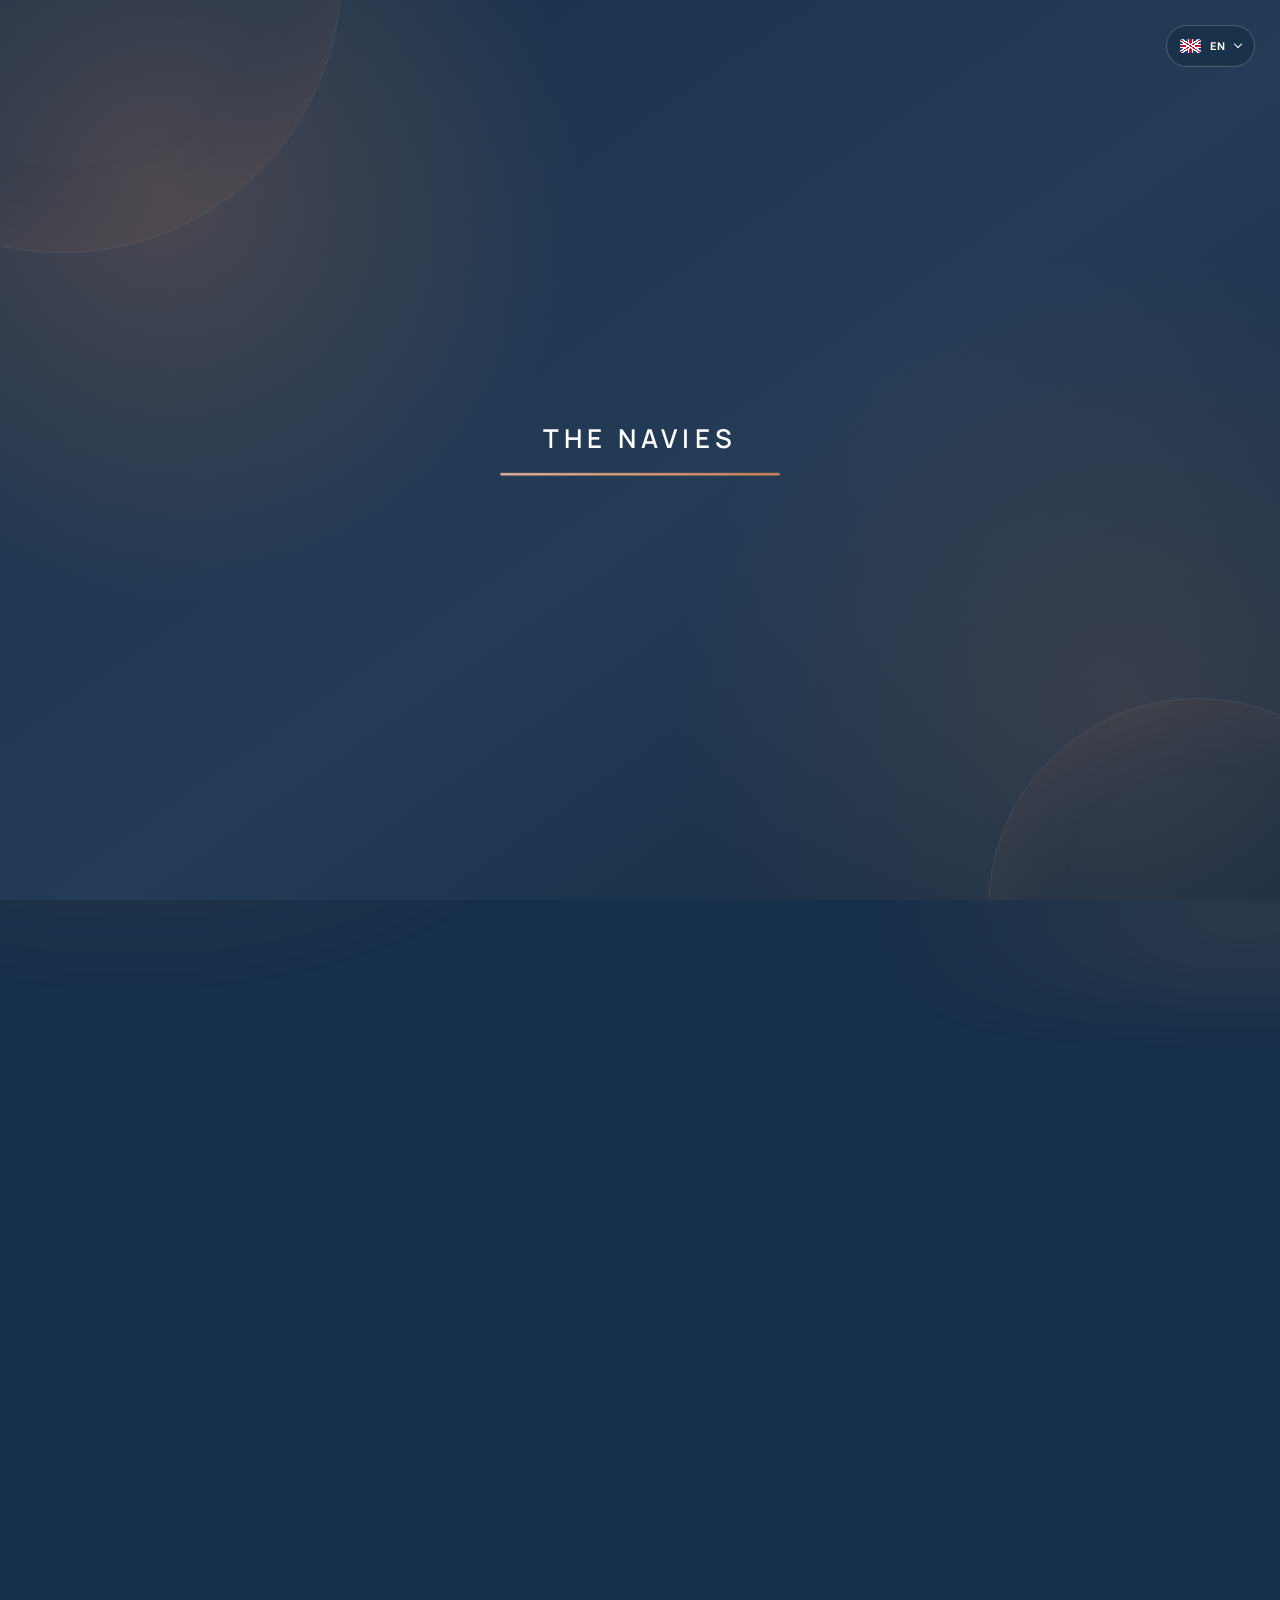
<file: it/index.html>
<!doctype html>
<html lang="it">
<head>
  <script>window.__naviesForcedLanguage="it"</script>
  <meta charset="UTF-8">
  <meta name="viewport" content="width=device-width, initial-scale=1.0">
  <meta name="description" content="Sette musicisti su un unico palco, dando nuova vita ai classici rock e pop con energia, personalità e un sound tutto nostro. The Navies — Musica dal vivo">
  <meta name="application-name" content="The Navies">
  <meta name="googlebot" content="notranslate">
  <meta property="og:site_name" content="The Navies">
  <meta property="og:title" content="The Navies">
  <meta property="og:type" content="website">
  <meta property="og:image" content="https://thenavies.com/icons/pwa-512.png">
  <meta property="og:locale" content="it_IT">
  <meta name="twitter:title" content="The Navies">
  <meta name="twitter:image" content="https://thenavies.com/icons/pwa-512.png">
  <meta name="theme-color" content="#edf1f4">
  <meta http-equiv="Cache-Control" content="no-cache, no-store, must-revalidate">
  <meta http-equiv="Pragma" content="no-cache">
  <meta http-equiv="Expires" content="0">
  <meta name="navies-build" content="20261112-301">
  <title>The Navies</title>
  <link rel="canonical" href="https://thenavies.com/it/">
  <link rel="alternate" hreflang="x-default" href="https://thenavies.com/">
  <link rel="alternate" hreflang="es" href="https://thenavies.com/es/">
  <link rel="alternate" hreflang="ca" href="https://thenavies.com/ca/">
  <link rel="alternate" hreflang="en" href="https://thenavies.com/en/">
  <link rel="alternate" hreflang="fr" href="https://thenavies.com/fr/">
  <link rel="alternate" hreflang="it" href="https://thenavies.com/it/">
  <link rel="icon" id="seasonal-favicon" href="../icons/favicon-512.png" type="image/png" sizes="512x512">
  <link rel="apple-touch-icon" href="../icons/apple-touch-icon-180.png?v=20261022-63" sizes="180x180">
  <link rel="manifest" href="../manifest.webmanifest?v=20261022-63">
  <meta name="apple-mobile-web-app-capable" content="yes">
  <meta name="apple-mobile-web-app-status-bar-style" content="default">
  <meta name="apple-mobile-web-app-title" content="The Navies">
  <script type="application/ld+json">
  {
    "@context": "https://schema.org",
    "@type": "MusicGroup",
    "@id": "https://thenavies.com/#music-group",
    "name": "The Navies",
    "url": "https://thenavies.com/",
    "logo": "https://thenavies.com/icons/pwa-512.png",
    "image": "https://thenavies.com/icons/pwa-512.png",
    "genre": ["Rock", "Pop", "Clásicos del rock y del pop", "Clàssics del rock i del pop", "Rock and pop classics"],
    "description": [
      { "@value": "Grupo de siete músicos jóvenes de La Sagrera que interpreta clásicos del rock y del pop en directo.", "@language": "es" },
      { "@value": "Grup de set músics joves de la Sagrera que interpreta clàssics del rock i del pop en directe.", "@language": "ca" },
      { "@value": "A seven-piece young band from La Sagrera performing rock and pop classics live.", "@language": "en" }
    ],
    "sameAs": [
      "https://instagram.com/thenaviesgroup",
      "https://youtube.com/@TheNavies"
    ]
  }
  </script>
  <script type="application/ld+json">
  {
    "@context": "https://schema.org",
    "@type": "WebSite",
    "@id": "https://thenavies.com/#website",
    "url": "https://thenavies.com/",
    "name": "The Navies",
    "alternateName": "The Navies",
    "publisher": { "@id": "https://thenavies.com/#music-group" }
  }
  </script>
  <script type="application/ld+json">
  {
    "@context": "https://schema.org",
    "@type": "WebPage",
    "@id": "https://thenavies.com/#webpage",
    "url": "https://thenavies.com/",
    "name": "The Navies",
    "headline": "The Navies",
    "isPartOf": { "@id": "https://thenavies.com/#website" },
    "about": { "@id": "https://thenavies.com/#music-group" },
    "primaryImageOfPage": { "@id": "https://thenavies.com/icons/pwa-512.png" }
  }
  </script>
  <style>html:not(.nav-ready) #main-nav>a::after{opacity:0!important}html.countdown-entry,html.countdown-entry body{background:#17304a!important}html.countdown-entry .countdown-landing{position:fixed;inset:0;background:#17304a}html.countdown-entry.countdown-entering .countdown-landing>*{visibility:hidden}@media(max-width:900px){html:not(.nav-ready) #main-nav{display:none!important}}</style>
  <script>if('scrollRestoration'in history)history.scrollRestoration='manual';if(location.hash==='#edicion'||location.hash==='#edicion-del-sitio')document.documentElement.classList.add('editor-route-pending')</script>
  <script>try{const n=performance.getEntriesByType('navigation')[0],r=n&&n.type==='reload',c=!location.hash||location.hash==='#countdown',i=sessionStorage.getItem('the-navies-internal-navigation')==='1',v=sessionStorage.getItem('the-navies-countdown-revealed')==='1',e=sessionStorage.getItem('the-navies-countdown-enabled');if(c&&e!=='0'){document.documentElement.classList.add('countdown-entry');if(r||!(i&&v))document.documentElement.classList.add('countdown-welcome','countdown-entering','countdown-preloading')}}catch(e){if(!location.hash&&sessionStorage.getItem('the-navies-countdown-enabled')!=='0')document.documentElement.classList.add('countdown-entry','countdown-welcome','countdown-entering','countdown-preloading')}</script>
  <script>(async()=>{try{const p=location.pathname,b=/bot|crawler|spider|slurp|bingpreview|google-inspectiontool/i.test(navigator.userAgent);if(location.protocol==='file:'||b||!(p==='/'||p.endsWith('/index.html')))return;sessionStorage.removeItem('the-navies-countdown-revealed');const a=['ca','es','en','fr','it'],m=localStorage.getItem('the-navies-language-manual')==='1',s=localStorage.getItem('the-navies-language');let f='es';try{const r=await fetch('https://the-navies-admin.pau-escobedo04.workers.dev/content',{cache:'no-store'}),j=await r.json(),g=j.content?.home?.settings||{};if(a.includes(g.fallbackLanguage))f=g.fallbackLanguage;localStorage.setItem('the-navies-fallback-language',f);sessionStorage.setItem('the-navies-countdown-enabled',g.countdownEnabled===false?'0':'1')}catch(e){f=a.includes(localStorage.getItem('the-navies-fallback-language'))?localStorage.getItem('the-navies-fallback-language'):'es'}const d=[navigator.language,...(navigator.languages||[])].filter(Boolean).map(x=>x.toLowerCase().split('-')[0]).find(x=>a.includes(x))||f,l=m&&a.includes(s)?s:d;location.replace(`/${l}/${location.hash||''}`)}catch(e){}})()</script>
  <script>try{const b=document.querySelector('meta[name="navies-build"]').content;fetch(`${location.pathname}?comprobar=${Date.now()}`,{cache:'no-store'}).then(r=>r.text()).then(h=>{const n=h.match(/<meta name="navies-build" content="([^"]+)"/)?.[1];if(n&&n!==b){const u=new URL(location.href);u.searchParams.set('version',n);location.replace(u)}}).catch(()=>{})}catch(e){}</script>
  <script>try{const c={spring:'#F4A7C1',summer:'#FFD76A',autumn:'#C77B52',winter:'#A8DADC'},n=performance.getEntriesByType('navigation')[0],i=sessionStorage.getItem('the-navies-internal-navigation')==='1',k=i||(n&&n.type==='back_forward');sessionStorage.removeItem('the-navies-internal-navigation');if(!k)localStorage.removeItem('the-navies-season');const s=k&&localStorage.getItem('the-navies-season')||'autumn';window.__naviesInitialSeason=c[s]?s:'autumn';document.documentElement.dataset.season=window.__naviesInitialSeason;document.documentElement.style.setProperty('--accent',c[window.__naviesInitialSeason])}catch(e){document.documentElement.dataset.season='autumn'}</script>
  <link rel="preconnect" href="https://fonts.googleapis.com">
  <link rel="preconnect" href="https://fonts.gstatic.com" crossorigin>
  <link href="https://fonts.googleapis.com/css2?family=DM+Sans:wght@400;500;600&family=Manrope:wght@400;500;600;700&display=swap" rel="stylesheet">
  <link rel="preload" href="../script.js?v=20261120-344" as="script">
  <link rel="stylesheet" href="../styles.css?v=20261112-293">
  <link rel="stylesheet" href="../subpages.css?v=20261116-343">
  <link rel="stylesheet" href="../musync.css?v=20261113-325">
  <script defer src="../script.js?v=20261120-344"></script>
  <script defer src="../admin-config.js?v=20261111-210"></script>
  <script defer src="../admin.js?v=20261116-337"></script>
  <script defer src="../portal.js?v=20261120-344"></script>
  <script defer src="../musync.js?v=20261113-326"></script>
</head>
<body>
  <div class="noise" aria-hidden="true"></div>
  <div class="footer-quick-player quick-route-entering">
    <button class="footer-jump" type="button" aria-label="Abrir controles de música" aria-expanded="false"><svg class="footer-music-icon" viewBox="0 0 24 24" aria-hidden="true"><rect x="8" y="5" width="2.3" height="11" rx="1"/><rect x="17" y="3" width="2.3" height="11" rx="1"/><path d="M9 5 19 3v3L9 8Z"/><circle cx="6.8" cy="16.8" r="2.8"/><circle cx="15.8" cy="14.8" r="2.8"/></svg><svg class="footer-down-icon" viewBox="0 0 24 24" aria-hidden="true"><path d="m6 9 6 6 6-6"/></svg></button>
    <div class="footer-quick-menu"><button type="button" class="footer-quick-button footer-quick-toggle" aria-label="Reproducir música"><svg class="quick-play-icon" viewBox="0 0 24 24" aria-hidden="true"><path d="m8 5 11 7-11 7V5Z"/></svg><svg class="quick-pause-icon" viewBox="0 0 24 24" aria-hidden="true"><path d="M7 5h4v14H7zM13 5h4v14h-4z"/></svg></button><button type="button" class="footer-quick-button footer-quick-next" aria-label="Siguiente canción"><svg viewBox="0 0 24 24" aria-hidden="true"><path d="m12 7 7 5-7 5V7ZM5 7l7 5-7 5V7Z"/></svg></button></div>
    <span class="footer-quick-track" aria-live="polite"></span>
  </div>
  <section class="countdown-landing" id="countdown-landing" aria-labelledby="countdown-title">
    <div class="countdown-orb countdown-orb-one" aria-hidden="true"></div>
    <div class="countdown-orb countdown-orb-two" aria-hidden="true"></div>
    <div class="countdown-preloader" aria-hidden="true"><strong>THE NAVIES</strong><span><i></i></span></div>
    <div class="countdown-welcome-panel" id="countdown-welcome">
      <p class="countdown-welcome-eyebrow">THE NAVIES</p>
      <h2 data-i18n="countdownWelcomeTitle">Qualcosa sta per iniziare</h2>
      <p data-i18n="countdownWelcomeCopy">Il 21 novembre, sette musicisti e un palco ti aspettano a Plaza Masadas. Il resto dovrai scoprirlo dal vivo.</p>
      <button class="countdown-start" id="countdown-start" type="button"><span data-i18n="countdownWelcomeStart">Scopri</span><span aria-hidden="true">→</span></button>
    </div>
    <div class="countdown-content">
      <p class="countdown-brand">THE NAVIES<span>.</span></p>
      <p class="countdown-kicker"><i></i><span data-i18n="countdownKicker">Prossimo concerto</span></p>
      <h2 id="countdown-title" data-i18n="sagreraHomeName">Festa di quartiere de La Sagrera</h2>
      <div class="countdown-event-details">
        <span><small data-i18n="countdownDateLabel">Data</small><strong data-i18n="countdownEventDate">21 NOVEMBRE</strong></span>
        <span><small data-i18n="countdownTimeLabel">Ora</small><strong data-i18n="countdownEventTime">13:00</strong></span>
        <span><small data-i18n="countdownPlaceLabel">Luogo</small><strong data-i18n="countdownEventVenue">PLAZA MASADAS</strong></span>
      </div>
      <div class="countdown-clock" role="timer" aria-label="Cuenta atrás para el concierto">
        <span><strong data-countdown-unit="days">00</strong><small data-i18n="countdownDays">Giorni</small></span>
        <i>:</i>
        <span><strong data-countdown-unit="hours">00</strong><small data-i18n="countdownHours">Ore</small></span>
        <i>:</i>
        <span><strong data-countdown-unit="minutes">00</strong><small data-i18n="countdownMinutes">Minuti</small></span>
        <i>:</i>
        <span><strong data-countdown-unit="seconds">00</strong><small data-i18n="countdownSeconds">Secondi</small></span>
      </div>
      <div class="countdown-actions">
        <button class="countdown-enter" id="countdown-enter" type="button"><span data-i18n="countdownEnter">Vai alla home</span><span>↗</span></button>
      </div>
    </div>
      <button class="countdown-volume" id="countdown-volume" type="button" aria-pressed="false" aria-label="Silenciar música">
        <svg viewBox="0 0 24 24" aria-hidden="true">
          <path class="speaker-body" d="M4 10v4h4l5 4V6l-5 4H4Z"></path>
          <path class="sound-wave" d="M16 9.2a4 4 0 0 1 0 5.6M18.5 6.8a7.3 7.3 0 0 1 0 10.4"></path>
          <path class="mute-slash" d="M5 5l14 14"></path>
        </svg>
      </button>
      <audio id="countdown-audio" preload="auto" playsinline></audio>
  </section>
  <header class="site-header">
    <div class="header-left">
      <div class="language-picker" id="language-picker">
      <button class="language-trigger" type="button" aria-expanded="false" aria-haspopup="listbox" aria-controls="language-menu" aria-label="Seleccionar idioma">
        <span class="flag flag-it" aria-hidden="true"></span>
        <strong>IT</strong>
        <span class="language-chevron" aria-hidden="true"></span>
      </button>
      <div class="language-menu" id="language-menu" role="listbox" aria-label="Seleccionar idioma" hidden>
        <button type="button" role="option" data-language="ca" aria-selected="false"><span class="flag flag-ca" aria-hidden="true"></span><span>Català</span><small>CA</small></button>
        <button type="button" role="option" data-language="es" aria-selected="false"><span class="flag flag-es" aria-hidden="true"></span><span>Español</span><small>ES</small></button>
        <button type="button" role="option" data-language="en" aria-selected="false"><span class="flag flag-en" aria-hidden="true"></span><span>English</span><small>EN</small></button>
        <button type="button" role="option" data-language="fr" aria-selected="false"><span class="flag flag-fr" aria-hidden="true"></span><span>Français</span><small>FR</small></button>
        <button type="button" role="option" data-language="it" aria-selected="true"><span class="flag flag-it" aria-hidden="true"></span><span>Italiano</span><small>IT</small></button>
      </div>
      </div>
      
<button class="account-trigger" type="button" aria-label="Iniciar sesión"><span class="account-guest" aria-hidden="true"><svg viewBox="0 0 24 24"><circle cx="12" cy="8" r="3.25"></circle><path d="M5.5 19c.65-3.6 3-5.5 6.5-5.5s5.85 1.9 6.5 5.5"></path></svg></span><span class="account-avatar" hidden></span></button>
    </div>
    <h1 class="brand-heading brand-center"><a class="brand" href="#inicio" data-route="home" aria-label="The Navies, inicio">THE NAVIES<span aria-hidden="true">.</span></a></h1>
    <nav id="main-nav" aria-label="Navegación principal">
      <a href="#inicio" data-route="home" data-i18n="navHome">Home</a>
      <a href="#navies-live" data-route="navies-live" data-i18n="navVideos">Navies Live</a>
      <a href="#navy" data-route="espacio-navy" data-i18n="navSpace">Spazio Navy</a>
    </nav>
    <button class="menu-toggle" type="button" aria-expanded="false" aria-controls="main-nav">
      <span></span><span></span><span></span><span class="sr-only">Abrir menú</span>
    </button>
  </header>

  

  <main class="page-view" id="page-home" data-page-view="home">
    <section class="hero" id="inicio">
      <div class="hero-copy reveal">
        <p class="eyebrow"><span></span> <span data-i18n="genreLine">Rock · Pop · Classici</span></p>
        <p class="hero-title" data-i18n-html="heroTitle">Classici senza tempo.<br><em>Dal vivo, come mai prima.</em></p>
        <p class="hero-intro" data-i18n="heroIntro">Siamo sette giovani musicisti uniti dalla voglia di suonare dal vivo e portare i classici del rock e del pop su ogni palco con energia e personalità.</p>
        <div class="hero-actions" data-nosnippet>
          <a class="button button-primary" href="#directo" data-scroll-target="directo"><span data-i18n="nextShow">Prossimo concerto</span> <span>↓</span></a>
        </div>
      </div>

      <div class="hero-art reveal" aria-label="Composición gráfica abstracta de The Navies">
        <div class="orbit orbit-one"></div>
        <div class="orbit orbit-two"></div>
        <div class="disc disc-back"><span>THE NAVIES — LIVE MUSIC</span></div>
        <div class="disc disc-front">
          <div class="wave" aria-hidden="true"><i></i><i></i><i></i><i></i><i></i><i></i><i></i><i></i><i></i><i></i><i></i></div>
          <b>TN</b><small>EST. 2026</small>
        </div>
        <div class="floating-note">PLAY IT<br><strong>LOUD</strong></div>
      </div>

    </section>

    <section class="next-show section-pad" id="directo">
      <div class="section-heading reveal">
        <p class="eyebrow"><span></span> <span data-i18n="liveLabel">Dal vivo</span></p>
        <h2 data-i18n-html="liveTitle">Il nostro prossimo concerto<br>inizia qui.</h2>
      </div>

      <!-- EDITAR: Sustituye este bloque con los datos del próximo concierto -->
      <article class="featured-show reveal">
        <div class="date-block" data-nosnippet><strong>21</strong><span>NOV<br>2026</span></div>
        <div class="show-info">
          <span class="status" data-nosnippet><i></i><span data-i18n="nextShow">Prossimo concerto</span></span>
          <h3 data-i18n="sagreraHomeName">Festa di quartiere de La Sagrera</h3>
          <p><span data-i18n="time" data-nosnippet>13:00h</span><span data-nosnippet> · </span><span data-i18n="venue">Plaça Masadas</span></p>
        </div>
      </article>
      <div class="show-list reveal">
<article><time data-nosnippet><strong>—</strong><span class="date-meta"><b data-i18n="christmasMonth">DIC</b><small>2026</small></span></time><div><h3 data-i18n="christmasTitle">Concerto di Natale</h3></div><span data-i18n="comingSoon" data-nosnippet>Prossimamente</span></article>
        <article><time data-nosnippet><strong>—</strong><span class="date-meta"><b data-i18n="aprilMonth">APR</b><small>2027</small></span></time><div><h3 data-i18n="springFestTitle">Festa di primavera</h3><p data-i18n="venue">Plaça Masadas</p></div><span data-i18n="comingSoon" data-nosnippet>Prossimamente</span></article>
        <article><time data-nosnippet><strong>—</strong><span class="date-meta"><b data-i18n="juneMonth">GIU</b><small>2027</small></span></time><div><h3 data-i18n="endCourseTitle">Concerto di Fine Corso</h3></div><span data-i18n="comingSoon" data-nosnippet>Prossimamente</span></article>
      </div>
    </section>

    <section class="sound section-pad" id="sonido">
      <div class="sound-stage reveal">
        <div class="sound-copy">
          <p class="eyebrow light"><span></span> <span data-i18n="soundLabel">Il nostro suono</span></p>
          <h2 data-i18n-html="soundTitle">Belle canzoni.<br><em>Meglio dal vivo.</em></h2>
          <p data-i18n="soundBody">Un mix di classici del rock, grandi canzoni pop e inni che tutti riconoscono dal primo accordo. Sette musicisti, voci condivise e un live fatto per incontrarsi, cantare e divertirsi insieme.</p>
          <p class="sound-signature" data-i18n="soundSignature">Sette musicisti · Un unico palco</p>
          <p class="setlist-example"><small data-i18n="exampleNote">Esempi indicativi; il repertorio può variare.</small></p>
        </div>
        <div class="genre-stack" aria-label="Estilos musicales">
          <div><span>POP</span><strong>Shake It Off</strong><small data-i18n="popStyle">Pop energico, ritmo e un ritornello da cantare insieme</small></div>
          <div><span>ROCK</span><strong>The Final Countdown</strong><small data-i18n="anthemStyle">Chitarre, tastiere e tutta la forza di un grande inno rock</small></div>
          <div><span data-i18n="classicLabel">CLASSICO</span><strong>Have You Ever Seen the Rain?</strong><small data-i18n="rockStyle">Una canzone senza tempo, diretta e riconoscibile dal primo accordo</small></div>
        </div>
      </div>
    </section>

    <section class="about section-pad" id="banda">
      <div class="about-copy reveal">
        <p class="eyebrow"><span></span> The band</p>
        <h2 data-i18n-html="bandTitle">Sette musicisti.<br>Un’unica corrente.</h2>
        <!-- EDITAR: Texto biográfico provisional -->
        <p data-i18n="bandBody">Siamo sette giovani appassionati di musica, uniti dalla voglia di suonare, imparare e divertirci insieme sul palco. Ogni voce e ogni strumento hanno lo stesso valore nei The Navies.</p>
        <p class="band-collaboration" data-i18n-html="bcnIntro">Il nostro ringraziamento a <a class="bcn-highlight" href="https://bcnfusio.cat" target="_blank" rel="noopener">BCN Fusió</a> per la collaborazione.</p>
      </div>
      <div class="members">
        <article class="member reveal" role="button" tabindex="0" data-member="vocals"><div class="avatar"><span class="instrument-word" data-i18n="visualVocals">Voci</span></div><div><h3 data-i18n="groupVocals">Aina, Candela e Mariona Escobedo</h3><p data-i18n="groupVocalsCopy">Tre voci per melodie, armonie e cori.</p></div></article>
        <article class="member reveal" role="button" tabindex="0" data-member="bass"><div class="avatar alt"><span class="instrument-word" data-i18n="visualBass">Basso</span></div><div><h3 data-i18n="groupBass">Emma</h3><p data-i18n="groupBassCopy">La base grave che unisce ritmo e armonia.</p></div></article>
        <article class="member reveal" role="button" tabindex="0" data-member="guitar"><div class="avatar warm"><span class="instrument-word" data-i18n="visualGuitar">Chitarra</span></div><div><h3 data-i18n="groupGuitar">Carles</h3><p data-i18n="groupGuitarCopy">Riff, accordi e il carattere rock della band.</p></div></article>
        <article class="member reveal" role="button" tabindex="0" data-member="keys"><div class="avatar pale"><span class="instrument-word" data-i18n="visualKeys">Tastiere</span></div><div><h3 data-i18n="groupKeys">Pau Fermosel</h3><p data-i18n="groupKeysCopy">Pianoforti, sintetizzatori e strati che ampliano il suono.</p></div></article>
        <article class="member reveal" role="button" tabindex="0" data-member="drums"><div class="avatar"><span class="instrument-word" data-i18n="visualDrums">Batteria</span></div><div><h3 data-i18n="groupDrums">Pau Escobedo</h3><p data-i18n="groupDrumsCopy">Il ritmo che muove l’energia e tiene unita la band.</p></div></article>
      </div>
    </section>

    <section class="manifesto" aria-label="Manifiesto">
      <div class="marquee" aria-hidden="true"><span>TURN IT UP · THE NAVIES · LIVE &amp; LOUD · </span><span>TURN IT UP · THE NAVIES · LIVE &amp; LOUD · </span></div>
    </section>

    <section class="contact section-pad" id="contacto">
      <div class="contact-card reveal">
        <div class="contact-copy">
          <p class="eyebrow light"><span></span> <span data-i18n="contactLabel">Contatti</span></p>
          <h2 data-i18n-html="contactTitle">Parliamone.</h2>
          <p data-i18n="contactBody">Se vuoi proporci qualcosa o semplicemente parlare con noi, scrivici. Ti risponderemo il prima possibile.</p>
          <a class="email-link" href="mailto:contatto@thenavies.com">contatto@thenavies.com <span>↗</span></a>
          <div class="socials">
            <a href="https://instagram.com/thenaviesgroup" target="_blank" rel="noopener" aria-label="Instagram de The Navies">Instagram ↗</a>
            <a href="https://youtube.com/@TheNavies" target="_blank" rel="noopener" aria-label="YouTube de The Navies">YouTube ↗</a>
          </div>
        </div>
        <form class="contact-form" id="contact-form">
          <div class="form-row form-row-names">
            <label><span data-i18n="formName">Nome</span><input name="name" type="text" autocomplete="given-name" required></label>
            <label><span data-i18n="formSurname">Cognome</span><input name="surname" type="text" autocomplete="family-name" required></label>
          </div>
          <label><span data-i18n="formEmail">Email</span><input name="email" type="email" autocomplete="email" required></label>
          <p class="form-label" data-i18n="formPhone">Telefono (facoltativo)</p>
          <div class="phone-field">
            <label class="sr-only" for="phone-prefix" data-i18n="formPrefix">Prefisso internazionale</label>
            <select id="phone-prefix" name="phonePrefix" aria-label="Prefijo internacional">
              <option value="+34" selected>🇪🇸 +34</option>
              <option value="+376">🇦🇩 +376</option>
              <option value="+33">🇫🇷 +33</option>
              <option value="+39">🇮🇹 +39</option>
              <option value="+351">🇵🇹 +351</option>
              <option value="+44">🇬🇧 +44</option>
              <option value="+49">🇩🇪 +49</option>
              <option value="+41">🇨🇭 +41</option>
              <option value="+1">🇺🇸 +1</option>
            </select>
            <label class="sr-only" for="phone-number" data-i18n="formPhoneNumber">Numero di telefono</label>
            <input id="phone-number" name="phone" type="tel" autocomplete="tel-national" inputmode="tel">
          </div>
          <label><span data-i18n="formMessage">Messaggio</span><textarea name="message" rows="5" required></textarea></label>
          <button class="form-submit" type="submit"><span data-i18n="formSubmit">Apri l’e-mail preparata</span> <span>↗</span></button>
          <p class="form-note" data-i18n="formNote">Potrai controllare e inviare il messaggio dalla tua app di posta.</p>
        </form>
      </div>
    </section>
  </main>


  <section class="page-view subpage media-page" id="page-navies-live" data-page-view="navies-live" hidden>
    <div class="view-main"><section class="tv-coming-soon reveal"><p class="eyebrow light"><span></span> NAVIES LIVE</p><h1 data-i18n-html="tvSoonTitle">Stiamo accordando<br><em>lo schermo.</em></h1><p data-i18n="tvSoonCopy">Presto pubblicheremo qui i primi video dei The Navies.</p><span class="tv-signal" aria-hidden="true"><i></i><i></i><i></i><i></i><i></i></span></section></div>
  </section>

  <section class="page-view subpage space-page" id="page-espacio-navy" data-page-view="espacio-navy" hidden>
    <div class="space-shell"><div class="space-entry"><div class="space-intro reveal"><div><p class="eyebrow"><span></span><span data-i18n="privateArea">Area privata della band</span></p><h1 data-i18n-html="spaceTitle">Spazio<br><em>Navy.</em></h1><p data-i18n="spaceIntro">Spartiti, repertori e date importanti organizzati in un unico luogo.</p></div></div>
    <section class="login-panel reveal" id="login"><h2 data-i18n="memberAccess">Accesso membri</h2><p data-i18n="loginCopy">Inserisci le credenziali per accedere allo spazio interno.</p><form class="login-form" id="login-form" method="post"><input name="username" autocomplete="username" autocapitalize="none" spellcheck="false" placeholder="Usuario" required><input name="password" type="password" autocomplete="current-password" autocapitalize="none" spellcheck="false" placeholder="Contraseña" required><button type="submit" data-i18n="enterSpace">Entra</button></form><p class="login-error" id="login-error" aria-live="polite"></p></section>
    </div>
    <section class="member-dashboard" id="member-dashboard" hidden>
      <div class="dashboard-bar reveal"><div><p class="eyebrow"><span></span><span data-i18n="memberArea">Spazio membri</span></p><h2><span data-i18n="hello">Ciao</span>, <span id="member-name">Navy</span></h2></div></div>
      <div class="dashboard-grid">
        <article class="private-card repertoire-card reveal">
          <div class="card-heading"><div><p class="card-kicker">21 NOV · 2026</p><h3 data-i18n="sagreraFestName">Festa di quartiere de La Sagrera 2026</h3></div><span class="concert-status" data-i18n="nextShow">Prossimo concerto</span></div>
          <p data-i18n="concertScoresCopy">Spartiti e materiali organizzati secondo il repertorio del concerto.</p>
          <div class="setlist">
            <div class="song-row"><span class="song-number">01</span><strong>Shake It Off</strong><div class="material-tags" data-score-song="shake-it-off"></div></div>
            <div class="song-row"><span class="song-number">02</span><strong>...Baby One More Time</strong><div class="material-tags" data-score-song="baby-one-more-time"></div></div>
            <div class="song-row"><span class="song-number">03</span><strong>Sweet Caroline</strong><div class="material-tags" data-score-song="sweet-caroline"></div></div>
            <div class="song-row"><span class="song-number">04</span><strong>Don't Look Back In Anger</strong><div class="material-tags" data-score-song="dont-look-back-in-anger"></div></div>
            <div class="song-row"><span class="song-number">05</span><strong>The Final Countdown</strong><div class="material-tags" data-score-song="the-final-countdown"></div></div>
            <div class="song-row"><span class="song-number">06</span><strong>Have You Ever Seen The Rain?</strong><div class="material-tags" data-score-song="have-you-ever-seen-the-rain"></div></div>
            <div class="song-row"><span class="song-number">07</span><strong>The Final Countdown (Reprise)</strong><div class="material-tags" data-score-song="the-final-countdown-reprise"></div></div>
          </div>
        </article>
        <article class="private-card calendar-card reveal">
          <div class="card-heading"><div><p class="card-kicker">OCT — NOV · 2026</p><h3 data-i18n="importantDates">Date importanti</h3></div></div>
          <p data-i18n="calendarCopy">Prove ed esibizioni previste per la festa di quartiere de La Sagrera.</p>
          <div class="event-list">
            <div class="event-item"><time datetime="2026-10-16"><strong>16</strong><span>OCT</span></time><div><b data-i18n="rehearsal">Prova</b><small data-i18n="rehearsalTime">17:30h</small></div></div>
            <div class="event-item"><time datetime="2026-10-23"><strong>23</strong><span>OCT</span></time><div><b data-i18n="rehearsal">Prova</b><small data-i18n="rehearsalTime">17:30h</small></div></div>
            <div class="event-item"><time datetime="2026-11-06"><strong>06</strong><span>NOV</span></time><div><b data-i18n="rehearsal">Prova</b><small data-i18n="rehearsalTime">17:30h</small></div></div>
            <div class="event-item"><time datetime="2026-11-07"><strong>07</strong><span>NOV</span></time><div><b data-i18n="extraRehearsal">Prova Extra</b><small>18:00h</small></div></div>
            <div class="event-item"><time datetime="2026-11-13"><strong>13</strong><span>NOV</span></time><div><b data-i18n="rehearsal">Prova</b><small>17:30–19:30h · BCN Fusió Sant Andreu</small></div></div>
            <div class="event-item"><time datetime="2026-11-14"><strong>14</strong><span>NOV</span></time><div><b data-i18n="extraRehearsal">Prova Extra</b><small>18:00–20:00h · BCN Fusió La Sagrera</small></div></div>
            <div class="event-item highlight"><time datetime="2026-11-20"><strong>20</strong><span>NOV</span></time><div><b data-i18n="dressRehearsal">Prova Generale</b><small>17:30–19:30h · BCN Fusió Sant Andreu</small></div></div>
            <div class="event-item concert"><time datetime="2026-11-21"><strong>21</strong><span>NOV</span></time><div><b data-i18n="sagreraFestName">Festa di quartiere de La Sagrera 2026</b><small>14:00h · Plaza Masadas</small></div></div>
          </div>
          <div class="calendar-useful-links">
          <h4 data-i18n="usefulLinks">Playlist</h4>
          <div class="useful-links-list">
            <a href="https://open.spotify.com" target="_blank" rel="noopener"><b>Spotify</b><i aria-hidden="true">↗</i></a>
            <a href="https://music.apple.com" target="_blank" rel="noopener"><b>Apple Music</b><i aria-hidden="true">↗</i></a>
          </div>
          </div>
        </article>
      </div>
    </section></div>
  </section>

  <dialog class="audio-dialog" id="audio-dialog">
    <button class="audio-dialog-close" type="button" aria-label="Cerrar">×</button>
    <p class="eyebrow"><span></span> AUDIO DEL REPERTORIO</p>
    <div class="audio-art" aria-hidden="true"><span></span><span></span><span></span><span></span><span></span></div>
    <h2 id="audio-dialog-title">Canción</h2>
    <p class="audio-dialog-warning" id="audio-dialog-warning" hidden></p>
    <audio id="audio-player" controls preload="metadata"></audio>
    <a class="audio-dialog-download" id="audio-dialog-download" href="#" download>Descargar audio ↓</a>
  </dialog>

  <dialog class="member-dialog" id="member-dialog">
    <button class="dialog-close" type="button" aria-label="Cerrar">×</button>
    <p class="eyebrow"><span></span> <span data-i18n="memberLabel">La band</span></p>
    <h2 id="dialog-name"></h2>
    <p class="dialog-bio" id="dialog-bio"></p>
    <a class="dialog-social" id="dialog-social" href="https://instagram.com/_pauescobedo" target="_blank" rel="noopener" hidden>Instagram Pau ↗</a>
    <small data-i18n="provisionalBio">Così si completa il suono dei The Navies.</small>
  </dialog>

  <footer>
    <a class="brand" href="#inicio" data-route="home">THE NAVIES<span>.</span></a>
    <p class="footer-copyright">© <span id="year"></span> The Navies<span data-i18n="rightsReserved">Tutti i diritti riservati</span></p>
    <p class="footer-credit"><span data-i18n="collaboration">Ringraziamenti a</span> <a href="https://bcnfusio.cat" target="_blank" rel="noopener">BCN Fusió ↗</a></p>
  </footer>

</body>
</html>
</file>
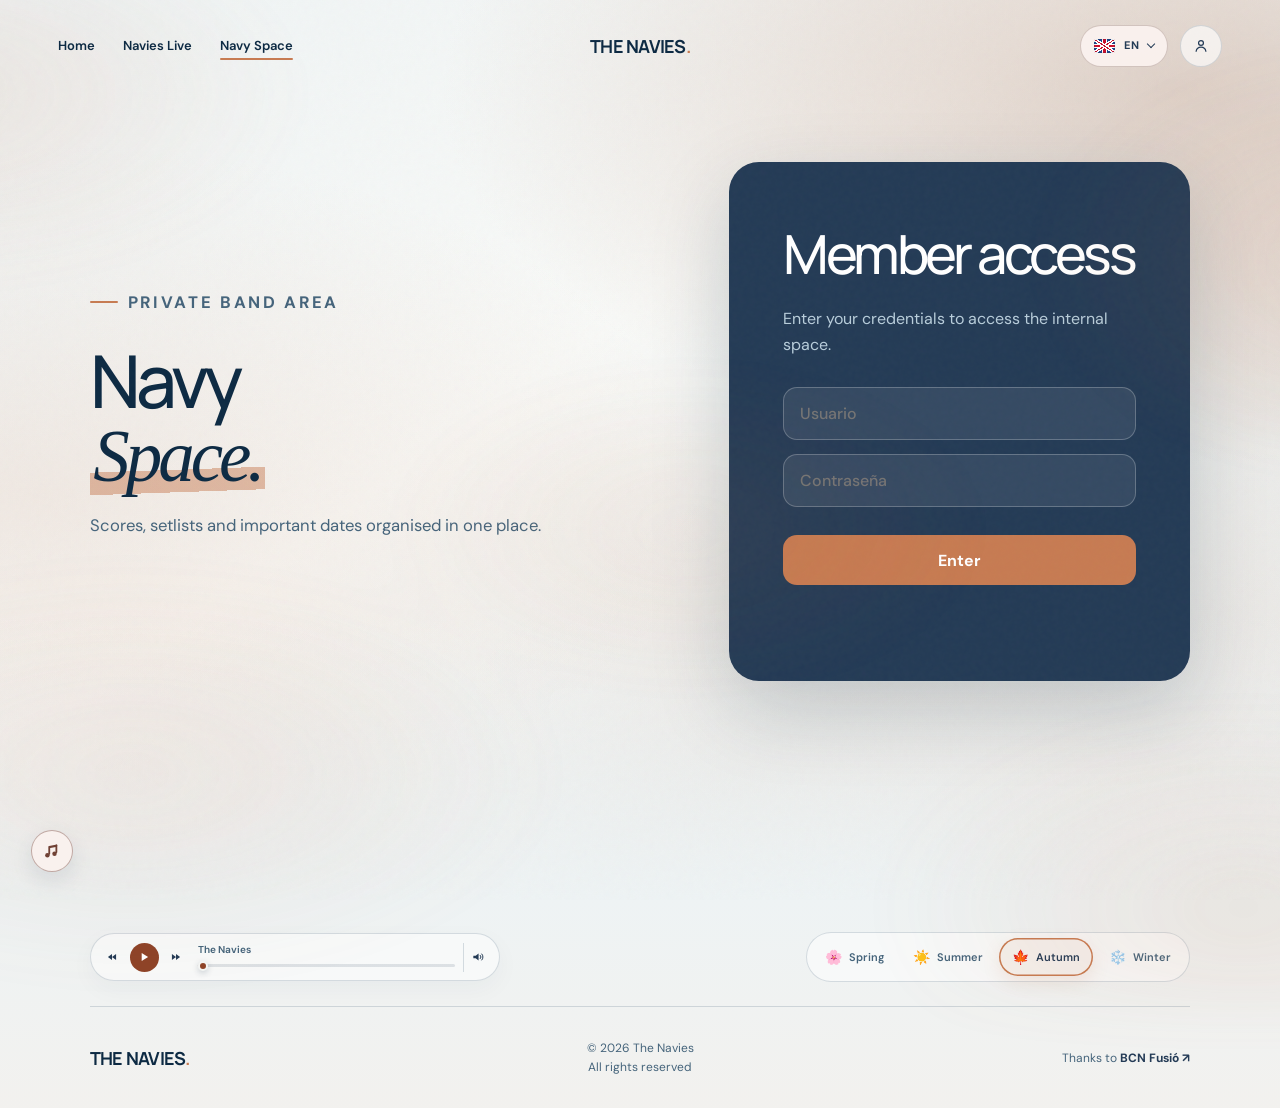
<file: espacio-navy.html>
<!doctype html>
<html lang="es"><head><meta charset="UTF-8"><meta name="viewport" content="width=device-width,initial-scale=1"><title>Espacio Navy</title><link rel="icon" href="favicon.svg?v=20261019-13" type="image/svg+xml" sizes="any"><link rel="manifest" href="manifest.webmanifest?v=20261019-13"><meta name="apple-mobile-web-app-capable" content="yes"><meta name="apple-mobile-web-app-title" content="The Navies"><meta http-equiv="refresh" content="0;url=index.html#espacio-navy"><script>location.replace('index.html#espacio-navy')</script></head><body><a href="index.html#espacio-navy">Abrir Espacio Navy</a></body></html>
</file>
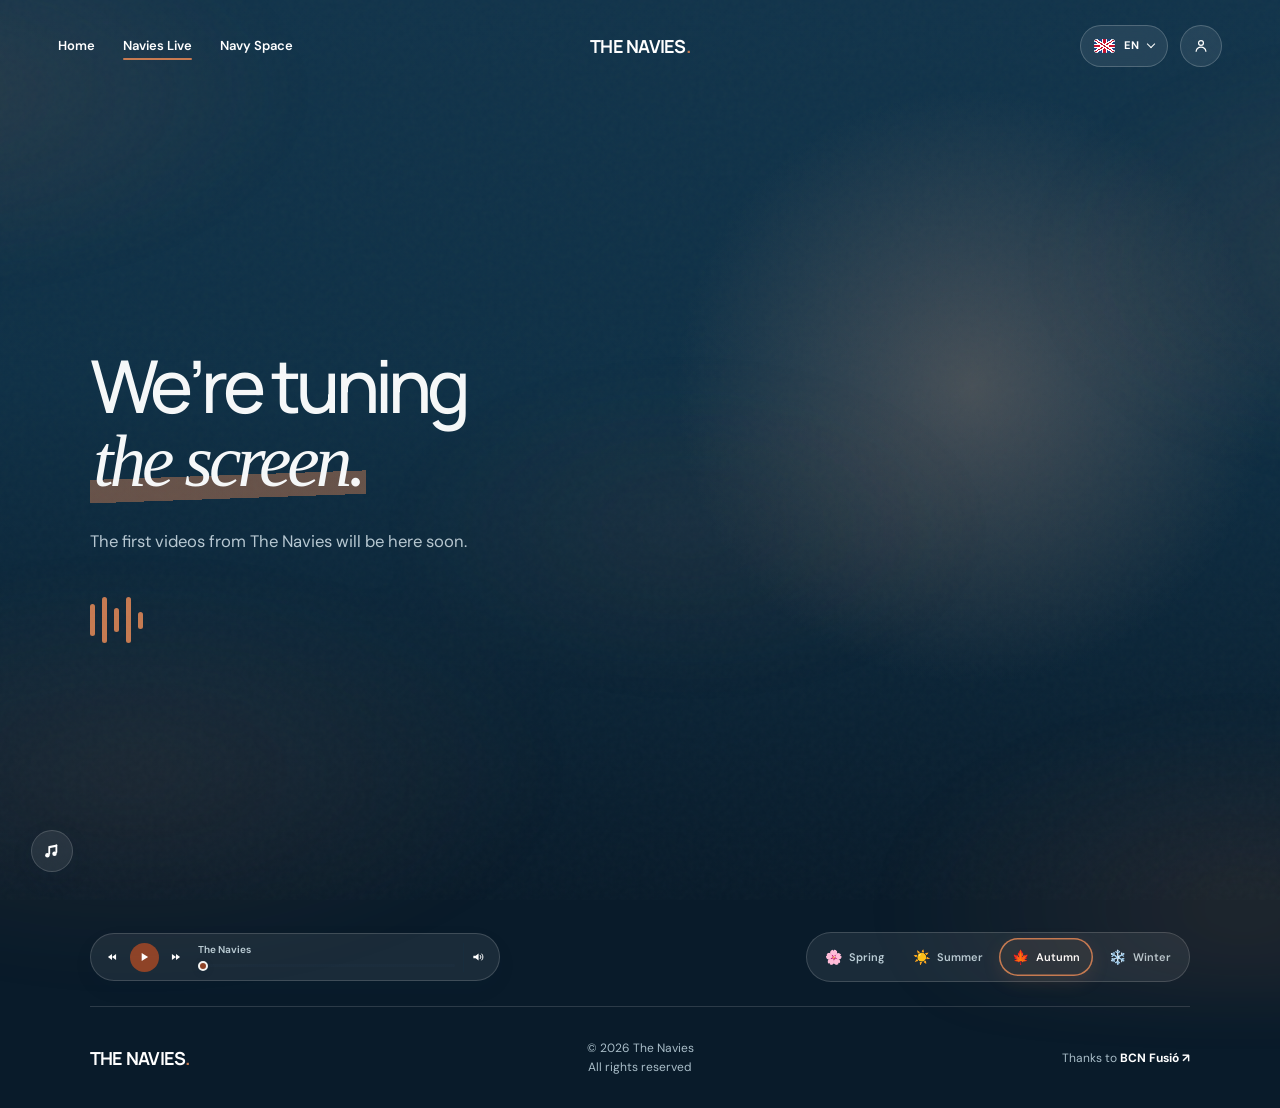
<file: navies-live.html>
<!doctype html>
<html lang="es"><head><meta charset="UTF-8"><meta name="viewport" content="width=device-width,initial-scale=1"><title>Navies Live</title><link rel="icon" href="favicon.svg?v=20261019-13" type="image/svg+xml" sizes="any"><link rel="manifest" href="manifest.webmanifest?v=20261019-13"><meta name="apple-mobile-web-app-capable" content="yes"><meta name="apple-mobile-web-app-title" content="The Navies"><meta http-equiv="refresh" content="0;url=index.html#navies-live"><script>location.replace('index.html#navies-live')</script></head><body><a href="index.html#navies-live">Abrir Navies Live</a></body></html>
</file>
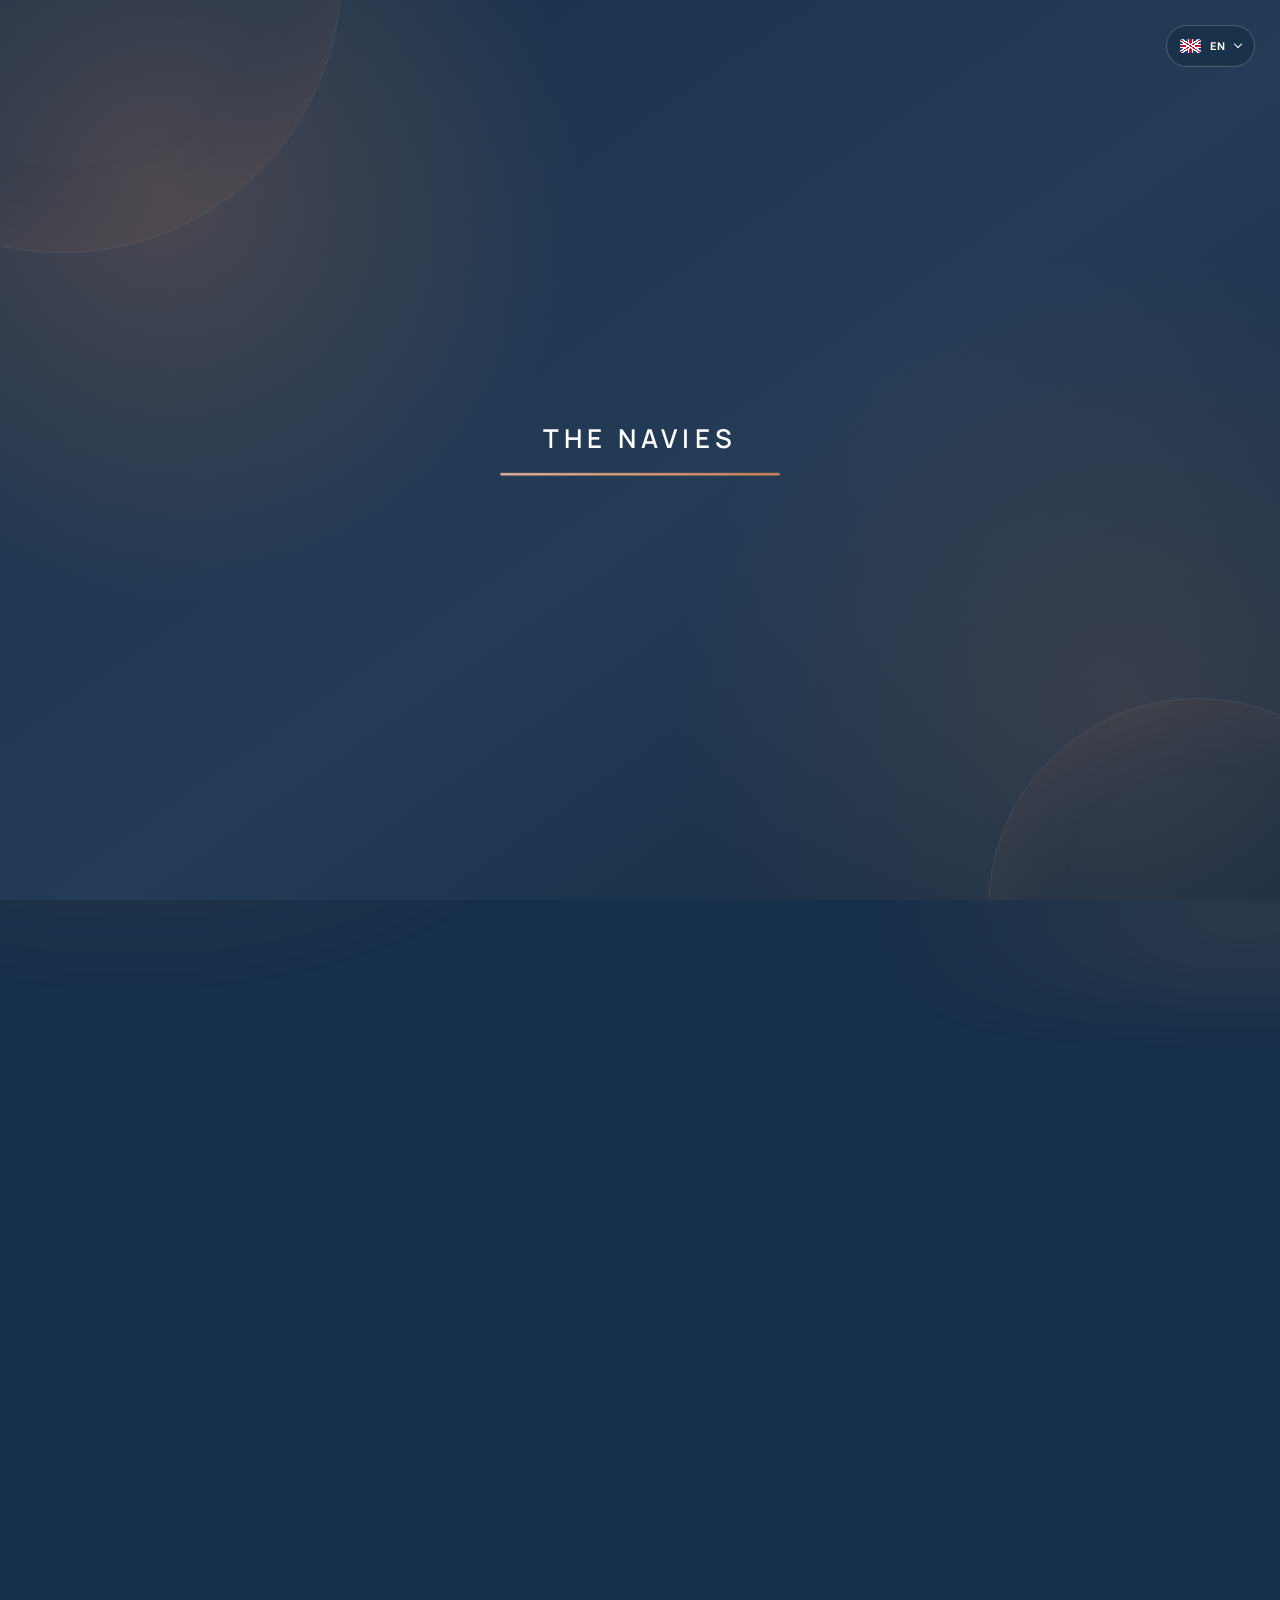
<file: the-navies.html>
<!doctype html>
<html lang="es"><head><meta charset="UTF-8"><meta name="viewport" content="width=device-width,initial-scale=1"><title>The Navies</title><link rel="icon" href="favicon.svg?v=20261019-13" type="image/svg+xml" sizes="any"><link rel="manifest" href="manifest.webmanifest?v=20261019-13"><meta name="apple-mobile-web-app-capable" content="yes"><meta name="apple-mobile-web-app-title" content="The Navies"><meta http-equiv="refresh" content="0;url=index.html"><script>location.replace(`index.html${location.search}${location.hash}`)</script></head><body><a href="index.html">Abrir The Navies</a></body></html>
</file>
<file: styles.css>
@property --accent {
  syntax: "<color>";
  inherits: true;
  initial-value: #C77B52;
}

:root {
  --ink: #243B56;
  --ink-deep: #0d2a43;
  --ink-soft: #45647b;
  --sky: #d8e5ec;
  --paper: #f4f6f5;
  --line: rgba(23, 60, 91, .16);
  --accent: #C77B52;
  --accent-disc: #A55332;
  --accent-text: #8E4328;
  --accent-contrast: #fff;
  --player-accent:#8E4328;
  --player-contrast:#fff;
  --lime: var(--accent);
  --white: #fff;
  --radius: 28px;
}
:root[data-season="spring"] { --accent-contrast:#0d2a43; --accent-disc:#F4A7C1; --accent-text:#9B3F61; --player-accent:#F4A7C1; --player-contrast:#0d2a43; }
:root[data-season="summer"] { --accent-contrast:#0d2a43; --accent-disc:#FFD76A; --accent-text:#7A5900; --player-accent:#FFD76A; --player-contrast:#0d2a43; }
:root[data-season="autumn"] { --accent-contrast:#fff; --accent-disc:#8E4328; --accent-text:#8E4328; --player-accent:#8E4328; --player-contrast:#fff; }
:root[data-season="winter"] { --accent-contrast:#0d2a43; --accent-disc:#A8DADC; --accent-text:#28677D; --player-accent:#A8DADC; --player-contrast:#0d2a43; }
:root.theme-ready { transition: --accent .45s ease; }

* { box-sizing: border-box; }
html { min-height:100%; scroll-behavior:smooth; scroll-padding-top:96px; scrollbar-width:thin; scrollbar-color:var(--accent-disc) color-mix(in srgb,var(--ink) 7%,var(--paper)); overscroll-behavior-y:none; background:var(--paper); -webkit-overflow-scrolling:touch; }
::-webkit-scrollbar { width:11px; }
::-webkit-scrollbar-track { background:color-mix(in srgb,var(--ink) 7%,var(--paper)); }
::-webkit-scrollbar-thumb { min-height:52px; border:3px solid color-mix(in srgb,var(--ink) 7%,var(--paper)); border-radius:999px; background:var(--accent-disc); }
::-webkit-scrollbar-thumb:hover { background:color-mix(in srgb,var(--accent-disc) 84%,var(--ink)); }
body { min-height:100%; margin: 0; color: var(--ink-deep); background:radial-gradient(circle at 92% 8%,color-mix(in srgb,var(--accent) 16%,transparent),transparent 25%),var(--paper); font-family: "DM Sans", sans-serif; overflow-x: hidden; overscroll-behavior-y:none; -webkit-overflow-scrolling:touch; }
body::after { content:""; position:fixed; inset:-12%; z-index:9; pointer-events:none; opacity:.72; background:radial-gradient(ellipse 34% 24% at 5% 18%,color-mix(in srgb,var(--accent) 18%,transparent),transparent 72%),radial-gradient(ellipse 30% 27% at 96% 33%,color-mix(in srgb,var(--accent) 16%,transparent),transparent 73%),radial-gradient(ellipse 38% 26% at 18% 79%,color-mix(in srgb,var(--accent) 14%,transparent),transparent 74%),radial-gradient(ellipse 32% 25% at 88% 91%,color-mix(in srgb,var(--accent) 17%,transparent),transparent 74%),radial-gradient(ellipse 26% 20% at 53% 57%,color-mix(in srgb,var(--accent) 10%,transparent),transparent 76%); filter:blur(28px); animation:seasonShimmer 16s ease-in-out infinite alternate; }
body.menu-open { overflow: hidden; }
a { color: inherit; text-decoration: none; }
button { font: inherit; }
::selection { background: var(--lime); color: var(--ink-deep); }
.sr-only { position: absolute; width: 1px; height: 1px; padding: 0; overflow: hidden; clip: rect(0,0,0,0); white-space: nowrap; border: 0; }
.noise { position: fixed; inset: 0; pointer-events: none; opacity: .032; z-index: 10; background-image: url("data:image/svg+xml,%3Csvg viewBox='0 0 180 180' xmlns='http://www.w3.org/2000/svg'%3E%3Cfilter id='n'%3E%3CfeTurbulence type='fractalNoise' baseFrequency='.9' numOctaves='3' stitchTiles='stitch'/%3E%3C/filter%3E%3Crect width='100%25' height='100%25' filter='url(%23n)' opacity='.8'/%3E%3C/svg%3E"); }

.countdown-landing { display:none; }
.countdown-opening .countdown-landing { position:fixed; inset:0; z-index:70; min-height:100svh; padding:clamp(92px,11vh,132px) clamp(22px,6vw,88px) clamp(22px,4vh,46px); display:grid; place-items:center; overflow:hidden; color:white; opacity:0; background:radial-gradient(circle at 12% 20%,color-mix(in srgb,var(--accent) 28%,transparent),transparent 32%),radial-gradient(circle at 88% 78%,color-mix(in srgb,var(--accent) 18%,transparent),transparent 34%),linear-gradient(145deg,#17304a,#243b56 54%,#142b42); transition:opacity .9s cubic-bezier(.16,1,.3,1); pointer-events:none; }
.countdown-opening.countdown-opening-active .countdown-landing { opacity:1; }
.countdown-opening .countdown-landing > * { visibility:hidden; }
.countdown-opening .page-view:not([hidden]),
.countdown-opening body > footer,
.countdown-opening .footer-quick-player { animation:siteSceneOut .72s ease both; }
.countdown-opening .footer-quick-player { opacity:0!important; visibility:hidden!important; animation:none!important; pointer-events:none!important; }
.site-returning .site-header,
.site-returning .page-view:not([hidden]),
.site-returning body > footer,
.site-returning .footer-quick-player { animation:siteSceneIn 1.05s cubic-bezier(.16,1,.3,1) both; }
.countdown-welcome-arriving .countdown-welcome-panel { animation:welcomePanelIn .85s cubic-bezier(.16,1,.3,1) both; }
.countdown-opening .site-header { z-index:80; height:auto; padding:25px; color:white; background:transparent!important; border:0!important; box-shadow:none!important; backdrop-filter:none!important; transform:none!important; }
.countdown-opening .site-header .brand-center,
.countdown-opening .site-header nav,
.countdown-opening .site-header .menu-toggle,
.countdown-opening .site-header .account-trigger { display:none!important; }
.countdown-opening .site-header .header-left { grid-column:1/-1; justify-self:end; animation:languageWithBackdrop .9s cubic-bezier(.16,1,.3,1) both; }
.countdown-opening .language-trigger { color:white; border-color:rgba(255,255,255,.22); background:rgba(20,43,66,.58); }
html.countdown-entry, html.countdown-entry body { height:100%; overflow:hidden; overscroll-behavior:none; background:#17304a; }
html.countdown-entry .countdown-landing, html.countdown-exiting .countdown-landing { position:fixed; inset:0; z-index:15; min-height:100svh; padding:clamp(92px,11vh,132px) clamp(22px,6vw,88px) clamp(22px,4vh,46px); display:grid; place-items:center; overflow:hidden; color:white; background:radial-gradient(circle at 12% 20%,color-mix(in srgb,var(--accent) 28%,transparent),transparent 32%),radial-gradient(circle at 88% 78%,color-mix(in srgb,var(--accent) 18%,transparent),transparent 34%),linear-gradient(145deg,#17304a,#243b56 54%,#142b42); transition:opacity 1.05s cubic-bezier(.16,1,.3,1),transform 1.05s cubic-bezier(.16,1,.3,1),filter 1.05s ease; }
html.countdown-exiting .countdown-landing { z-index:70; opacity:0; transform:scale(1.018); filter:blur(6px); pointer-events:none; }
html.countdown-entry.countdown-entering .countdown-landing { opacity:0; transform:scale(1.025); filter:blur(8px); }
html.countdown-entry .site-header { z-index:20; background:transparent!important; border:0!important; box-shadow:none!important; backdrop-filter:none!important; transform:none!important; }
html.countdown-entry .site-header { height:auto; padding:25px; }
html.countdown-entry .site-header .brand-center, html.countdown-entry .site-header nav, html.countdown-entry .site-header .menu-toggle, html.countdown-entry .site-header .account-trigger { display:none!important; }
html.countdown-entry .site-header .header-left { grid-column:1/-1; justify-self:end; }
html.countdown-entry main, html.countdown-entry .page-view, html.countdown-entry footer { visibility:hidden; }
.countdown-welcome-panel { position:absolute; z-index:3; inset:50% auto auto 50%; width:min(560px,calc(100% - 32px)); display:grid; justify-items:center; text-align:center; transform:translate(-50%,-50%); transition:opacity .75s ease,transform .75s cubic-bezier(.16,1,.3,1),visibility .75s; }
.countdown-preloader { position:absolute; z-index:4; inset:50% auto auto 50%; width:min(360px,calc(100% - 48px)); display:grid; justify-items:center; gap:22px; opacity:0; visibility:hidden; transform:translate(-50%,-47%); transition:opacity .55s ease,transform .65s cubic-bezier(.22,1,.36,1),visibility .55s; pointer-events:none; }
.countdown-preloader strong { color:white; font:600 clamp(18px,3vw,26px)/1 "Manrope",sans-serif; letter-spacing:.2em; }
.countdown-preloader span { width:min(280px,100%); height:3px; overflow:hidden; border-radius:999px; background:rgba(255,255,255,.14); }
.countdown-preloader i { width:100%; height:100%; display:block; border-radius:inherit; background:linear-gradient(90deg,color-mix(in srgb,var(--accent) 65%,white),var(--accent)); transform:scaleX(0); transform-origin:left center; will-change:transform; }
html.countdown-preloading .countdown-preloader { opacity:1; visibility:visible; transform:translate(-50%,-50%); }
html.countdown-preloading .countdown-preloader i { animation:countdownPreload 2.5s linear forwards; }
html.countdown-preloading .countdown-welcome-panel { opacity:0; visibility:hidden; transform:translate(-50%,-46%); }
@keyframes countdownPreload { from { transform:scaleX(0); } to { transform:scaleX(1); } }
@keyframes siteSceneOut { from { opacity:1; } to { opacity:0; } }
@keyframes siteSceneIn { from { opacity:0; } to { opacity:1; } }
@keyframes welcomePanelIn { from { opacity:0; transform:translate(-50%,-46%) scale(.985); } to { opacity:1; transform:translate(-50%,-50%) scale(1); } }
@keyframes languageWithBackdrop { from { opacity:.28; transform:translateY(-5px); } to { opacity:1; transform:none; } }
.countdown-welcome-eyebrow { margin:0 0 13px; color:color-mix(in srgb,var(--accent) 78%,white); font:700 10px/1 "Manrope",sans-serif; letter-spacing:.2em; }
.countdown-welcome-panel h2 { margin:0; color:white; font-size:clamp(38px,6vw,68px); line-height:1; }
.countdown-welcome-panel p:not(.countdown-welcome-eyebrow) { max-width:430px; margin:18px auto 28px; color:#b9cbd6; font-size:clamp(14px,1.5vw,17px); line-height:1.65; }
.countdown-start { min-height:50px; padding:0 23px; border:1px solid var(--accent); border-radius:999px; display:inline-flex; align-items:center; gap:30px; color:white; background:color-mix(in srgb,var(--accent) 22%,#18314a); font:700 12px/1 "DM Sans",sans-serif; cursor:pointer; transition:transform .25s ease,background .25s ease; }
.countdown-start:hover { transform:translateY(-2px); background:color-mix(in srgb,var(--accent) 32%,#18314a); }
.countdown-start:disabled { pointer-events:none; }
.countdown-content { transition:opacity .75s ease,transform .75s cubic-bezier(.16,1,.3,1),visibility .75s; }
html.countdown-welcome .countdown-content { opacity:0; visibility:hidden; transform:translateY(20px); }
html.countdown-entry:not(.countdown-welcome) .countdown-welcome-panel { opacity:0; visibility:hidden; transform:translate(-50%,-46%); }
html.countdown-entry .language-trigger { color:white; border-color:rgba(255,255,255,.22); background:rgba(20,43,66,.58); }
html.countdown-entry .language-trigger:hover, html.countdown-entry .language-trigger[aria-expanded="true"] { color:white; border-color:color-mix(in srgb,var(--accent) 55%,white); background:rgba(28,53,77,.88); box-shadow:0 12px 32px rgba(4,20,34,.24); }
html.countdown-entry .language-menu { border-color:rgba(255,255,255,.14); color:white; background:rgba(20,43,66,.96); box-shadow:0 22px 60px rgba(3,16,28,.36); }
html.countdown-entry .language-menu button { color:white; }
html.countdown-entry .language-menu button:hover, html.countdown-entry .language-menu button:focus-visible { background:rgba(255,255,255,.09); }
html.countdown-entry .language-menu button[aria-selected="true"] { color:#17304a; background:var(--accent); }
.countdown-content { position:relative; z-index:2; width:min(1040px,100%); text-align:center; }
.countdown-brand { margin:0 0 clamp(18px,3vh,34px); font:700 13px/1 "Manrope",sans-serif; letter-spacing:.2em; }
.countdown-brand span { color:var(--accent); }
.countdown-kicker { margin:0 0 14px; display:flex; justify-content:center; align-items:center; gap:10px; color:#b9cbd6; font-size:10px; font-weight:700; letter-spacing:.18em; text-transform:uppercase; }
.countdown-kicker i { width:26px; height:2px; border-radius:99px; background:var(--accent); }
.countdown-content h2 { margin:0 auto; max-width:900px; color:white; font-size:clamp(34px,5.5vw,76px); line-height:.98; }
.countdown-event-details { width:min(760px,100%); margin:clamp(22px,3.5vh,38px) auto 0; display:grid; grid-template-columns:repeat(3,1fr); border:1px solid rgba(255,255,255,.16); border-radius:18px; background:rgba(255,255,255,.055); backdrop-filter:blur(14px); }
.countdown-event-details > span { min-width:0; padding:14px 18px; display:grid; gap:5px; }
.countdown-event-details > span + span { border-left:1px solid rgba(255,255,255,.14); }
.countdown-event-details small { color:#9fb4c1; font-size:9px; font-weight:700; letter-spacing:.14em; text-transform:uppercase; }
.countdown-event-details strong { overflow-wrap:anywhere; color:white; font:600 clamp(12px,1.4vw,16px)/1.25 "Manrope",sans-serif; }
.countdown-clock { margin:clamp(26px,4vh,46px) auto clamp(24px,3.5vh,38px); display:flex; justify-content:center; align-items:flex-start; gap:clamp(6px,1.7vw,24px); }
.countdown-clock > span { min-width:clamp(58px,10vw,124px); display:grid; gap:8px; }
.countdown-clock strong { font:500 clamp(42px,8.3vw,112px)/.82 "Manrope",sans-serif; letter-spacing:-.075em; font-variant-numeric:tabular-nums; }
.countdown-clock small { color:#9fb4c1; font-size:9px; font-weight:700; letter-spacing:.13em; text-transform:uppercase; }
.countdown-clock > i { color:color-mix(in srgb,var(--accent) 70%,white); font:400 clamp(28px,5vw,68px)/.75 Georgia,serif; }
.countdown-actions { display:flex; justify-content:center; gap:12px; }
.countdown-actions button { min-height:48px; padding:0 19px; border-radius:999px; display:inline-flex; align-items:center; justify-content:center; gap:18px; color:white; font-size:12px; font-weight:700; cursor:pointer; transition:transform .25s ease,background .25s ease,border-color .25s ease; }
.countdown-enter { border:1px solid var(--accent); background:color-mix(in srgb,var(--accent) 22%,#18314a); }
.countdown-actions button:hover { transform:translateY(-2px); background:color-mix(in srgb,var(--accent) 30%,#18314a); }
.countdown-sound-control { position:fixed; left:clamp(18px,3vw,38px); bottom:clamp(18px,3vw,34px); z-index:4; height:46px; max-width:calc(100vw - 36px); border:1px solid rgba(255,255,255,.22); border-radius:999px; display:flex; align-items:center; color:white; background:rgba(20,43,66,.68); box-shadow:0 14px 34px rgba(4,20,34,.16); backdrop-filter:blur(14px); transition:opacity .3s ease,transform .3s ease,background .25s ease,border-color .25s ease; }
.countdown-sound-control:hover { border-color:color-mix(in srgb,var(--accent) 55%,white); background:rgba(28,53,77,.88); }
.countdown-volume { position:relative; flex:0 0 44px; width:44px; height:44px; padding:0; border:0; border-radius:50%; display:grid; place-items:center; color:white; background:transparent; cursor:pointer; transition:color .25s ease,transform .25s ease; }
.countdown-landing > .countdown-volume { opacity:0; }
.countdown-volume:hover { transform:scale(1.04); }
.countdown-volume svg { width:19px; height:19px; overflow:visible; }
.countdown-volume .speaker-body { fill:currentColor; stroke:none; }
.countdown-volume .sound-wave, .countdown-volume .mute-slash { fill:none; stroke:currentColor; stroke-width:1.7; stroke-linecap:round; stroke-linejoin:round; }
.countdown-volume .mute-slash { display:none; color:var(--accent); stroke-width:2.2; }
.countdown-volume.is-muted .sound-wave { display:none; }
.countdown-volume.is-muted .mute-slash { display:block; }
html.countdown-opening .countdown-sound-control,
html.countdown-welcome .countdown-sound-control { opacity:0!important; visibility:hidden!important; pointer-events:none!important; transform:translateY(8px); }
.countdown-track-notice { max-width:0; min-width:0; padding:0; display:block; color:white; font-size:11px; font-weight:650; white-space:nowrap; overflow:hidden; text-overflow:ellipsis; opacity:0; transform:translateX(-7px); transition:max-width .48s cubic-bezier(.22,1,.36,1),padding .42s cubic-bezier(.22,1,.36,1),opacity .25s ease,transform .42s cubic-bezier(.22,1,.36,1); pointer-events:none; }
.countdown-track-notice.is-visible { max-width:min(350px,calc(100vw - 104px)); padding:0 17px 0 3px; opacity:1; transform:translateX(0); }
.countdown-orb { position:absolute; border-radius:50%; border:1px solid rgba(255,255,255,.09); pointer-events:none; }
.countdown-orb-one { width:min(46vw,560px); aspect-ratio:1; left:-17vw; top:-24vw; box-shadow:inset 0 0 90px color-mix(in srgb,var(--accent) 13%,transparent); }
.countdown-orb-two { width:min(34vw,420px); aspect-ratio:1; right:-10vw; bottom:-17vw; box-shadow:inset 0 0 80px color-mix(in srgb,var(--accent) 12%,transparent); }

@media (max-height:700px) {
  html.countdown-entry .countdown-landing, html.countdown-exiting .countdown-landing { padding-top:78px; padding-bottom:12px; }
  .countdown-brand { margin-bottom:12px; }
  .countdown-kicker { margin-bottom:8px; }
  .countdown-content h2 { font-size:clamp(29px,5vw,52px); }
  .countdown-event-details { margin-top:14px; }
  .countdown-event-details > span { padding-top:8px; padding-bottom:8px; }
  .countdown-clock { margin-top:18px; margin-bottom:18px; }
  .countdown-clock strong { font-size:clamp(36px,7vw,72px); }
  .countdown-actions button { min-height:42px; }
}

.site-header { height: 92px; padding: 0 clamp(24px, 4.5vw, 72px); display: grid; grid-template-columns: 1fr auto 1fr; align-items: center; position: fixed; inset: 0 0 auto; z-index: 20; background: rgba(244,246,245,.76); border-bottom: 1px solid color-mix(in srgb,var(--ink) 10%,transparent); backdrop-filter: blur(18px); will-change:transform; transition:transform .56s cubic-bezier(.22,1,.36,1),background .38s ease,border-color .38s ease,box-shadow .38s ease; }
.site-header.header-scrolled { background: rgba(244,246,245,.92); border-color: var(--line); box-shadow: 0 10px 35px rgba(13,42,67,.06); }
.site-header.header-hidden { transform: translateY(-110%); }
.brand-heading { max-width:none; margin:0; font-size:inherit; line-height:1; }
.brand { font: 700 18px/1 "Manrope", sans-serif; letter-spacing: -.04em; }
.brand span { color:var(--accent); }
.brand-center { grid-column: 2; justify-self: center; }
.header-left { grid-column: 3; grid-row: 1; justify-self: end; display: flex; align-items: center; gap: 12px; min-width: 0; transition:opacity .7s ease,transform .75s cubic-bezier(.16,1,.3,1); }
nav { grid-column: 1; grid-row: 1; justify-self: start; display: flex; align-items: center; gap: clamp(18px, 2.2vw, 34px); font-size: 13px; font-weight: 600; }
nav > a:not(.nav-cta) { position: relative; }
nav > a:not(.nav-cta)::after { content:""; position:absolute; height:2px; left:0; right:100%; bottom:-6px; border-radius:99px; background:var(--accent); transition:right .25s ease; }
nav > a:hover::after, nav > a.active::after { right: 0; }
.nav-cta { border: 1px solid var(--line); border-radius: 999px; padding: 12px 17px; transition: background .2s, color .2s, transform .2s; }
.nav-cta:hover { color: white; background: var(--ink); transform: translateY(-2px); }
.language-picker { position: relative; }
.language-trigger { min-width: 88px; height: 42px; padding: 0 13px; border:1px solid color-mix(in srgb,var(--accent) 18%,var(--line)); border-radius: 999px; display: flex; align-items: center; gap: 9px; color: var(--ink); background:color-mix(in srgb,var(--accent) 9%,rgba(255,255,255,.94)); backdrop-filter: blur(12px); cursor: pointer; transition: background .2s, border-color .2s, box-shadow .2s; }
.language-trigger:hover, .language-trigger[aria-expanded="true"] { background:color-mix(in srgb,var(--accent) 14%,rgba(255,255,255,.96)); border-color:color-mix(in srgb,var(--accent) 34%,var(--line)); box-shadow: 0 9px 24px rgba(23,60,91,.1); }
.site-header.header-scrolled .language-trigger { border-color:var(--line); background:transparent; }
.site-header.header-scrolled .language-trigger:hover,
.site-header.header-scrolled .language-trigger[aria-expanded="true"] { border-color:rgba(23,60,91,.24); background:rgba(255,255,255,.48); }
body.route-media .site-header.header-scrolled .language-trigger { border-color:rgba(255,255,255,.16); background:transparent; }
body.route-media .site-header.header-scrolled .language-trigger:hover,
body.route-media .site-header.header-scrolled .language-trigger[aria-expanded="true"] { border-color:rgba(255,255,255,.24); background:rgba(255,255,255,.1); }
.language-trigger strong { font-size: 11px; line-height: 1; letter-spacing: .08em; }
.language-chevron { width: 6px; height: 6px; margin-left: auto; border-right: 1.5px solid currentColor; border-bottom: 1.5px solid currentColor; transform: translateY(-2px) rotate(45deg); transition: transform .2s; }
.language-trigger[aria-expanded="true"] .language-chevron { transform: translateY(2px) rotate(225deg); }
.language-menu { position: absolute; top: calc(100% + 9px); right: 0; width: 170px; padding: 7px; border: 1px solid var(--line); border-radius: 17px; background: rgba(250,251,250,.96); box-shadow: 0 18px 55px rgba(13,42,67,.16); backdrop-filter: blur(18px); }
.language-menu[hidden] { display: none; }
.language-menu button { width: 100%; min-height: 40px; padding: 0 10px; border: 0; border-radius: 11px; display: grid; grid-template-columns: 22px 1fr auto; gap: 9px; align-items: center; color: var(--ink-deep); background: transparent; cursor: pointer; text-align: left; }
.language-menu button:hover, .language-menu button:focus-visible { background: rgba(216,229,236,.55); outline: none; }
.language-menu button[aria-selected="true"] { background: var(--ink); color: white; }
.language-menu button span:nth-child(2) { font-size: 12px; font-weight: 600; }
.language-menu small { font-size: 9px; font-weight: 700; letter-spacing: .08em; opacity: .58; }
.flag { width: 21px; height: 14px; border-radius: 3px; display: inline-block; flex: 0 0 auto; box-shadow: inset 0 0 0 1px rgba(13,42,67,.12); overflow: hidden; }
.flag-es { background: linear-gradient(#aa151b 0 25%, #f1bf00 25% 75%, #aa151b 75%); }
.flag-ca { background: repeating-linear-gradient(to bottom, #f4ce21 0 2px, #c51f2b 2px 4px); }
.flag-it { background: linear-gradient(to right, #15925a 0 33.333%, #fff 33.333% 66.666%, #d52b3b 66.666%); }
.flag-fr { background: linear-gradient(to right, #1c3f8e 0 33.333%, #fff 33.333% 66.666%, #e13948 66.666%); }
.flag-en { background: linear-gradient(33deg, transparent 42%, #fff 42% 48%, #c8102e 48% 52%, #fff 52% 58%, transparent 58%), linear-gradient(-33deg, transparent 42%, #fff 42% 48%, #c8102e 48% 52%, #fff 52% 58%, transparent 58%), linear-gradient(to right, transparent 39%, #fff 39% 45%, #c8102e 45% 55%, #fff 55% 61%, transparent 61%), linear-gradient(to bottom, transparent 34%, #fff 34% 42%, #c8102e 42% 58%, #fff 58% 66%, transparent 66%), #21468b; }
.header-icon { width: 42px; height: 42px; padding: 0; border: 1px solid var(--line); border-radius: 50%; display: grid; place-items: center; color: var(--ink); background: rgba(255,255,255,.64); cursor: pointer; transition: transform .2s, background .2s; }
.header-icon:hover { transform: translateY(-2px); background: white; }
.header-icon svg { width: 17px; height: 17px; fill: none; stroke: currentColor; stroke-width: 1.7; stroke-linecap: round; }
.login-link { font-size: 11px; font-weight: 700; white-space: nowrap; }
.menu-toggle { display: none; }
.search-dialog { width: min(650px, calc(100% - 32px)); padding: clamp(30px, 5vw, 58px); border: 0; border-radius: 28px; color: var(--ink-deep); background: var(--paper); box-shadow: 0 35px 100px rgba(8,31,48,.35); }
.search-dialog::backdrop { background: rgba(9,30,45,.66); backdrop-filter: blur(7px); }
.search-close { position: absolute; right: 18px; top: 18px; width: 40px; height: 40px; border: 1px solid var(--line); border-radius: 50%; background: transparent; color: var(--ink); font-size: 24px; cursor: pointer; }
.search-form { display: grid; grid-template-columns: 1fr 54px; gap: 10px; }
.search-form input { min-width: 0; border: 1px solid var(--line); border-radius: 16px; padding: 17px 18px; color: var(--ink-deep); background: white; font: 500 16px/1.3 "DM Sans", sans-serif; outline: none; }
.search-form input:focus { border-color: var(--ink); }
.search-form button { border: 0; border-radius: 16px; color: white; background: var(--ink); font-size: 20px; cursor: pointer; }
.search-help { margin: 14px 0 0; color: var(--ink-soft); font-size: 12px; line-height: 1.5; }

.hero { min-height: min(900px, 100svh); padding: 150px clamp(24px, 7vw, 112px) 70px; display: grid; grid-template-columns: minmax(0, 1.04fr) minmax(360px, .96fr); align-items: center; gap: 5vw; position: relative; background: radial-gradient(circle at 83% 20%, color-mix(in srgb,var(--accent) 31%,#d8e5ec), transparent 29%), linear-gradient(125deg, #f7f8f6, color-mix(in srgb,var(--accent) 8%,#edf1f2)); }
.eyebrow { margin: 0 0 28px; display: flex; gap: 10px; align-items: center; color: var(--ink-soft); font-size: 11px; font-weight: 700; letter-spacing: .16em; text-transform: uppercase; }
.eyebrow > span:first-child { flex:0 0 28px; width:28px; height:2px; border-radius:99px; background:var(--accent); }
h1, h2 { font-family: "Manrope", sans-serif; font-weight: 500; letter-spacing: -.065em; margin: 0; }
h1 { font-size: clamp(46px, 5.7vw, 84px); line-height: 1.01; max-width: 820px; }
.hero-title { max-width:820px; margin:0; font:500 clamp(46px,5.7vw,84px)/1.01 "Manrope",sans-serif; letter-spacing:-.065em; }
h1 em, h2 em { font-family: Georgia, serif; font-weight: 400; letter-spacing: -.055em; }
h1 em, .hero-title em, .sound-copy h2 em, .subpage-intro h1 em, .tv-coming-soon h1 em { padding:0 .05em .04em; background:linear-gradient(178deg,transparent 0 63%,color-mix(in srgb,var(--accent) 48%,transparent) 63% 88%,transparent 88%); box-decoration-break:clone; -webkit-box-decoration-break:clone; }
.hero-title em { font-family:Georgia,serif; font-weight:400; letter-spacing:-.055em; }
.hero-intro { max-width: 610px; margin: 30px 0 0; color: var(--ink-soft); font-size: clamp(16px, 1.25vw, 19px); line-height: 1.65; }
.hero-actions { margin-top: 42px; display: flex; align-items: center; gap: 30px; }
.button { display: inline-flex; align-items: center; justify-content: center; gap: 28px; padding: 17px 22px; border-radius: 999px; font-size: 13px; font-weight: 600; }
.button-primary { border:1px solid var(--accent-disc); color:var(--ink); background:color-mix(in srgb,var(--accent) 20%,white); box-shadow:inset 0 0 0 1px color-mix(in srgb,var(--accent) 18%,transparent); transition:transform .2s,box-shadow .2s,background .2s; }
.button-primary:hover { transform:translateY(-3px); background:color-mix(in srgb,var(--accent) 31%,white); box-shadow:0 12px 30px color-mix(in srgb,var(--accent) 20%,rgba(13,42,67,.1)); }
.hero-actions .button-primary { border-color:var(--ink); color:white; background:var(--ink); box-shadow:0 10px 26px rgba(13,42,67,.14); }
.hero-actions .button-primary:hover { color:white; background:var(--ink-deep); box-shadow:0 14px 32px rgba(13,42,67,.22); }
.text-link { font-size: 13px; font-weight: 600; border-bottom: 1px solid var(--line); padding-bottom: 5px; }
.text-link span { display: inline-block; transition: transform .2s; }
.text-link:hover span { transform: translate(3px,-3px); }

.hero-art { position: relative; aspect-ratio: 1 / 1; max-width: 590px; width: 100%; justify-self: end; isolation: isolate; }
.disc { position: absolute; border-radius: 50%; display: grid; place-items: center; }
.disc-back { width:74%; aspect-ratio:1; right:0; top:4%; z-index:10; color:white; background:linear-gradient(145deg,color-mix(in srgb,var(--accent-disc) 76%,white),var(--accent-disc)); box-shadow:inset -18px -22px 50px color-mix(in srgb,var(--ink) 24%,transparent),0 25px 80px color-mix(in srgb,var(--accent-disc) 28%,transparent); transform:rotate(10deg); }
.disc-back::after { content: ""; width: 22%; height: 22%; border-radius: 50%; background: var(--paper); box-shadow: inset 0 3px 8px rgba(0,0,0,.1); }
.disc-back span { position:absolute; top:12%; font:500 9px/1 "DM Sans",sans-serif; letter-spacing:.28em; }
.disc-front { width:62%; aspect-ratio:1; left:2%; bottom:0; z-index:11; overflow:hidden; color:white; background:radial-gradient(circle at 72% 23%,color-mix(in srgb,var(--accent) 62%,var(--ink)) 0 7%,transparent 8%),linear-gradient(145deg,var(--ink),var(--ink-deep)); box-shadow:0 32px 70px rgba(13,42,67,.3); animation:drift 8s ease-in-out infinite; }
.disc-front::before { content: ""; position: absolute; inset: 9%; border: 1px solid rgba(255,255,255,.17); border-radius: 50%; }
.disc-front b { font: 500 clamp(62px, 9vw, 132px)/1 "Manrope", sans-serif; letter-spacing: -.12em; transform: translateX(-5%); }
.disc-front small { position: absolute; bottom: 18%; letter-spacing: .3em; font-size: 8px; }
.wave { position: absolute; top: 18%; display: flex; align-items: center; gap: 3px; height: 30px; }
.wave i { display: block; width: 2px; height: 8px; background: var(--lime); border-radius: 2px; animation: wave 1.4s ease-in-out infinite alternate; }
.wave i:nth-child(3n) { height: 23px; animation-delay: -.4s; }.wave i:nth-child(2n) { height: 15px; animation-delay: -.8s; }
.floating-note { position: absolute; right: -2%; bottom: 14%; z-index:12; width: 114px; height: 78px; border: 1px solid rgba(23,60,91,.2); border-radius: 16px; display: grid; place-content: center; background: rgba(255,255,255,.55); backdrop-filter: blur(12px); font-size: 9px; letter-spacing: .16em; line-height: 1.5; transform: rotate(6deg); }
.floating-note strong { font-size: 17px; letter-spacing: .03em; }
.orbit { position: absolute; border: 1px solid rgba(23,60,91,.14); border-radius: 50%; }
.orbit-one { width: 84%; height: 42%; top: 26%; left: 4%; transform: rotate(-25deg); }
.orbit-two { width: 94%; height: 48%; top: 22%; left: -2%; transform: rotate(38deg); }
.footer-quick-player { position:fixed; left:clamp(14px,2.4vw,35px); bottom:clamp(14px,2.4vw,28px); z-index:14; width:42px; height:42px; display:grid; place-items:center; transition:opacity .28s ease,visibility .28s ease,transform .32s cubic-bezier(.22,1,.36,1); }
.footer-quick-player.quick-route-entering { animation:routePageIn .72s cubic-bezier(.16,1,.3,1) both; }
.footer-jump { position:relative; z-index:2; width:42px; height:42px; padding:0; border:1px solid color-mix(in srgb,var(--player-accent) 30%,var(--line)); border-radius:50%; display:grid; place-items:center; color:color-mix(in srgb,var(--player-accent) 72%,var(--ink)); background:color-mix(in srgb,var(--accent) 9%,rgba(255,255,255,.94)); box-shadow:0 8px 22px rgba(13,42,67,.1); backdrop-filter:blur(14px); cursor:pointer; transition:transform .3s cubic-bezier(.22,1,.36,1),color .25s ease,background .25s ease,border-color .25s ease,box-shadow .3s ease; }
.footer-jump:hover { transform:translateY(-3px); color:var(--player-contrast); background:var(--player-accent); border-color:var(--player-accent); box-shadow:0 13px 30px color-mix(in srgb,var(--player-accent) 28%,rgba(13,42,67,.14)); }
.footer-jump svg { width:19px; height:19px; overflow:visible; fill:currentColor; stroke:none; transition:opacity .2s ease,transform .32s cubic-bezier(.22,1,.36,1); }
.footer-jump .footer-down-icon { display:none; fill:none; stroke:currentColor; stroke-width:2; }
.footer-quick-player.is-open .footer-music-icon { display:none; }
.footer-quick-player.is-open .footer-down-icon { display:block; }
.footer-quick-menu { position:absolute; left:50%; bottom:calc(100% + 8px); width:42px; max-height:0; padding:0 4px; border:1px solid transparent; border-radius:999px; display:flex; flex-direction:column-reverse; align-items:center; gap:3px; overflow:hidden; opacity:0; transform:translate(-50%,8px) scale(.94); pointer-events:none; background:color-mix(in srgb,var(--accent) 9%,rgba(255,255,255,.94)); backdrop-filter:blur(15px); transition:max-height .42s cubic-bezier(.22,1,.36,1),padding .38s cubic-bezier(.22,1,.36,1),opacity .22s ease,transform .42s cubic-bezier(.22,1,.36,1),border-color .3s ease,box-shadow .3s ease; }
.footer-quick-player.is-open .footer-quick-menu { max-height:80px; padding:5px 4px; border-color:color-mix(in srgb,var(--accent) 34%,var(--line)); opacity:1; transform:translate(-50%,0) scale(1); pointer-events:auto; box-shadow:0 12px 30px rgba(13,42,67,.14); }
.footer-quick-button { flex:0 0 31px; width:31px; height:31px; padding:0; border:0; border-radius:50%; display:grid; place-items:center; color:var(--ink); background:transparent; cursor:pointer; transition:color .22s ease,background .22s ease,transform .25s cubic-bezier(.22,1,.36,1); }
.footer-quick-button:hover { color:color-mix(in srgb,var(--player-accent) 72%,var(--ink)); background:color-mix(in srgb,var(--player-accent) 18%,transparent); transform:translateY(-1px); }
.footer-quick-button svg { width:15px; height:15px; fill:currentColor; }
.footer-quick-toggle .quick-pause-icon { display:none; }
.footer-quick-toggle.is-playing .quick-play-icon { display:none; }
.footer-quick-toggle.is-playing .quick-pause-icon { display:block; }
.footer-quick-track { position:absolute; left:21px; bottom:0; z-index:1; width:max-content; max-width:0; height:42px; padding:0; border:1px solid transparent; border-radius:0 999px 999px 0; display:flex; align-items:center; color:var(--ink); background:color-mix(in srgb,var(--accent) 9%,rgba(255,255,255,.94)); box-shadow:0 9px 24px rgba(13,42,67,.1); backdrop-filter:blur(14px); font-size:10px; font-weight:650; white-space:nowrap; overflow:hidden; text-overflow:ellipsis; opacity:0; transform:translateX(-12px); transform-origin:left center; pointer-events:none; transition:max-width .48s cubic-bezier(.22,1,.36,1),padding .42s cubic-bezier(.22,1,.36,1),opacity .24s ease,transform .42s cubic-bezier(.22,1,.36,1),border-color .3s ease; }
.footer-quick-track.is-visible { max-width:calc(100vw - 52px); padding:0 15px 0 29px; border-color:var(--line); opacity:1; transform:none; }
.footer-quick-player.track-visible .footer-quick-track { left:0; border-radius:999px; padding-left:54px; }
.footer-quick-player.track-visible .footer-jump { border-color:transparent; background:transparent; box-shadow:none; backdrop-filter:none; }
.footer-quick-player.track-visible .footer-jump:hover { transform:none; color:var(--player-contrast); background:var(--player-accent); border-color:var(--player-accent); box-shadow:0 9px 22px color-mix(in srgb,var(--player-accent) 28%,rgba(13,42,67,.12)); }
.footer-quick-player.is-hidden { opacity:0; visibility:hidden; transform:translateY(8px); pointer-events:none; }
html.countdown-entry .footer-quick-player { opacity:0; visibility:hidden; pointer-events:none; }
body.route-media .footer-jump { color:white; border-color:rgba(255,255,255,.16); background:rgba(255,255,255,.08); }
body.route-media .footer-quick-menu { border-color:rgba(255,255,255,.12); color:white; background:rgba(9,27,42,.9); }
body.route-media .footer-quick-button { color:white; }
body.route-media .footer-quick-track { color:white; border-color:rgba(255,255,255,.12); background:rgba(9,27,42,.9); }
body.route-media .footer-quick-player.track-visible .footer-jump { border-color:transparent; background:transparent; box-shadow:none; }
body.route-media .footer-quick-player.track-visible .footer-jump:hover { color:var(--player-contrast); border-color:var(--player-accent); background:var(--player-accent); box-shadow:0 9px 22px rgba(0,0,0,.18); }

.section-pad { padding: 110px clamp(24px, 7vw, 112px); }
main > section { scroll-margin-top:92px; }
.next-show { scroll-margin-top:0; }
.next-show, .about, .contact { position:relative; }
.next-show::before, .about::before { content:""; position:absolute; top:0; left:clamp(24px,7vw,112px); right:clamp(24px,7vw,112px); height:1px; background:linear-gradient(90deg,transparent,color-mix(in srgb,var(--accent) 32%,var(--line)),transparent); }
.section-heading { display: flex; justify-content: space-between; align-items: flex-start; margin-bottom: 68px; }
.section-heading h2, .about h2 { font-size: clamp(40px, 4.8vw, 68px); line-height: 1.06; }
.featured-show { display: grid; grid-template-columns: auto 1fr; align-items: center; gap: clamp(24px, 4vw, 64px); color: white; background:linear-gradient(125deg,var(--ink),color-mix(in srgb,var(--accent) 20%,var(--ink))); padding: clamp(25px, 4vw, 50px); border:1px solid color-mix(in srgb,var(--accent) 42%,transparent); border-radius: var(--radius); box-shadow: 0 20px 65px color-mix(in srgb,var(--accent) 18%,rgba(13,42,67,.16)); }
.date-block { display: flex; align-items: center; gap: 15px; }
.date-block strong { font: 500 clamp(62px, 7vw, 100px)/.8 "Manrope", sans-serif; letter-spacing: -.08em; }
.date-block span { color: #b9cedb; font-size: 11px; line-height: 1.55; letter-spacing: .15em; }
.show-info { border-left: 1px solid rgba(255,255,255,.2); padding-left: clamp(24px, 4vw, 60px); }
.status { display:inline-flex; align-items:center; gap:8px; color:var(--lime); text-transform:uppercase; font-size:11px; line-height:1; letter-spacing:.12em; }
.status i { width:5px; height:5px; flex:0 0 5px; border-radius:50%; background:var(--lime); box-shadow:0 0 0 4px color-mix(in srgb,var(--accent) 18%,transparent); }
.show-info h3 { margin: 9px 0 5px; font: 500 clamp(30px, 3vw, 48px)/1 "Manrope", sans-serif; letter-spacing: -.05em; }
.show-info p { color: #b9cedb; margin: 0; font-size: 14px; }
.show-list { margin-top:25px; }
.show-list article { min-height:124px; display:grid; grid-template-columns:174px 1fr auto; align-items:center; padding:31px 24px; border-bottom:1px solid var(--line); }
.show-list time { display:flex; align-items:center; gap:11px; }.show-list time strong { min-width:56px; font:500 clamp(42px,4.6vw,56px)/.85 "Manrope",sans-serif; letter-spacing:-.07em; }
.date-meta { display:grid; gap:3px; color:var(--ink-soft); font-size:11px; line-height:1; letter-spacing:.12em; }.date-meta b { font:700 11px/1 "DM Sans",sans-serif; }.date-meta small { font-size:10px; letter-spacing:.1em; }
.show-list h3 { margin:0 0 7px; font:500 clamp(24px,2.2vw,29px)/1.08 "Manrope",sans-serif; letter-spacing:-.035em; }.show-list p { margin:0; color:var(--ink-soft); font-size:14px; }.show-list article > span { margin:0; color:var(--ink-soft); font-size:12px; font-weight:600; letter-spacing:.04em; }

.sound { padding-top: 0; }
.sound-stage { min-height: 660px; padding: clamp(40px, 7vw, 96px); border-radius: calc(var(--radius) + 8px); color: white; background: radial-gradient(circle at 23% 88%, #316080 0, transparent 30%), radial-gradient(circle at 95% 0, #345f7c 0, transparent 32%), var(--ink-deep); display: grid; grid-template-columns: 1fr .85fr; gap: 8vw; align-items: center; position: relative; overflow: hidden; }
.sound-stage::before { content: ""; position: absolute; width: 520px; height: 520px; border: 1px solid rgba(255,255,255,.1); border-radius: 50%; left: -240px; bottom: -350px; box-shadow: 0 0 0 70px rgba(255,255,255,.025), 0 0 0 140px rgba(255,255,255,.018); }
.eyebrow.light { color: #b9cedb; }
.sound h2 { font-size: clamp(46px, 5.5vw, 76px); line-height: 1; }
.sound-copy > p:not(.eyebrow):not(.setlist-example) { color: #b9cedb; max-width: 540px; line-height: 1.7; font-size: 16px; margin: 32px 0 0; }
.sound-copy .setlist-example { margin-top: 30px; padding-top: 22px; border-top: 1px solid rgba(255,255,255,.18); color: white; font-size: 13px; line-height: 1.8; }
.sound-signature { width:max-content; max-width:100%; margin:24px 0 0!important; padding:9px 13px; border:1px solid color-mix(in srgb,var(--accent) 70%,white); border-radius:999px; color:white!important; background:color-mix(in srgb,var(--accent) 18%,transparent); font-size:10px!important; font-weight:700; line-height:1.3!important; letter-spacing:.08em; text-transform:uppercase; }
.setlist-example strong { color: var(--lime); font-size: 9px; letter-spacing: .15em; text-transform: uppercase; }
.setlist-example small { color: #a9bcc7; font-size: 12px; }
.genre-stack { position: relative; z-index: 1; }
.genre-stack > div { min-height:132px; padding:25px 0; border-top:1px solid rgba(255,255,255,.19); display:grid; grid-template-columns:112px minmax(0,1fr); grid-template-rows:auto auto; column-gap:0; align-content:center; align-items:start; position:relative; }
.genre-stack span { grid-column:1; grid-row:1 / span 2; margin-top:6px; color:var(--lime); font-size:11px; font-weight:700; letter-spacing:.1em; }
.genre-stack strong { grid-column:2; grid-row:1; font:500 clamp(21px,2.6vw,36px)/1.08 "Manrope",sans-serif; letter-spacing:-.04em; overflow-wrap:anywhere; }
.genre-stack small { grid-column:2; grid-row:2; margin:9px 0 0; color:#b7c7d0; font-size:13px; line-height:1.45; letter-spacing:0; }

.about { display: grid; grid-template-columns: .85fr 1.15fr; gap: 10vw; align-items: start; }
.about-copy { position: sticky; top: 70px; max-width: none; margin-bottom: 0; }
.about-copy > p:not(.eyebrow):not(.edit-note) { margin: 30px 0 0; color: var(--ink-soft); font-size: 16px; line-height: 1.7; max-width: 560px; }
.about-copy .band-collaboration { margin-top:16px; font-size:14px; }
.bcn-highlight { color:var(--ink); font-weight:800; background:linear-gradient(transparent 62%,color-mix(in srgb,var(--accent) 38%,transparent) 62%); }
.members { display: grid; grid-template-columns: 1fr 1fr; gap: 52px 20px; }
.member:nth-child(even) { margin-top: 70px; }
.avatar { --card-tone:58%; --card-glow:18%; aspect-ratio:4/5; border-radius:24px; background:radial-gradient(circle at 24% 18%,color-mix(in srgb,var(--accent) var(--card-glow),transparent) 0,transparent 42%),linear-gradient(145deg,color-mix(in srgb,var(--accent) var(--card-tone),var(--ink)),var(--ink-deep)); color:white; padding:20px; position:relative; overflow:hidden; display:grid; place-items:center; box-shadow:inset 0 0 0 1px rgba(255,255,255,.12),0 18px 45px rgba(13,42,67,.1); }
.avatar::after { content: ""; position: absolute; width: 100%; height: 100%; border: 1px solid rgba(255,255,255,.25); border-radius: 50%; transform: scale(.78); box-shadow: 0 0 0 35px rgba(255,255,255,.035), 0 0 0 70px rgba(255,255,255,.025); }
.member:nth-child(1) .avatar { --card-tone:48%; --card-glow:14%; }
.member:nth-child(2) .avatar { --card-tone:65%; --card-glow:22%; }
.member:nth-child(3) .avatar { --card-tone:55%; --card-glow:11%; }
.member:nth-child(4) .avatar { --card-tone:72%; --card-glow:26%; }
.member:nth-child(5) .avatar { --card-tone:42%; --card-glow:17%; }
.instrument-word { position:relative; z-index:1; color:currentColor; font:400 italic clamp(31px,4vw,58px)/.95 Georgia,serif; letter-spacing:-.055em; text-transform:none; text-shadow:0 10px 28px rgba(8,31,48,.2); transition:letter-spacing .4s cubic-bezier(.2,.8,.2,1),transform .4s cubic-bezier(.2,.8,.2,1); }
.instrument-word::after { content:""; width:38px; height:2px; margin:14px auto 0; display:block; border-radius:99px; background:var(--accent); box-shadow:0 0 18px color-mix(in srgb,var(--accent) 65%,transparent); }
.member:hover .instrument-word { letter-spacing:-.035em; transform:translateY(-4px); }
.member { cursor: pointer; border-radius: 24px; outline: none; }
.member:focus-visible .avatar { outline: 3px solid var(--lime); outline-offset: 4px; }
.member h3 { font: 600 19px/1.3 "Manrope", sans-serif; margin: 16px 0 5px; }.member h3 small { font: inherit; color: #8194a0; }.member p { color: var(--ink-soft); font-size: 13px; line-height: 1.5; min-height: 40px; max-width: 260px; margin: 0; }

.manifesto { overflow:hidden; color:var(--accent-contrast); background:var(--lime); padding:24px 0; transform:rotate(-1.3deg) scale(1.02); }
.marquee { display: flex; width: max-content; animation: marquee 24s linear infinite; }
.marquee span { font: 600 clamp(34px, 5vw, 70px)/1 "Manrope", sans-serif; letter-spacing: -.05em; white-space: nowrap; padding-right: .25em; }

.contact { padding-top: 150px; }
.contact-card { color:white; background:linear-gradient(135deg,var(--ink) 45%,color-mix(in srgb,var(--accent) 22%,var(--ink))); border:1px solid color-mix(in srgb,var(--accent) 38%,transparent); border-radius:36px; padding:clamp(42px,6vw,82px); position:relative; overflow:hidden; display:grid; grid-template-columns:minmax(280px,.72fr) minmax(520px,1.28fr); gap:clamp(48px,7vw,110px); align-items:start; }
.contact-card::after { content: "TN"; position: absolute; right: -2%; bottom: -20%; color: rgba(255,255,255,.04); font: 600 clamp(180px, 28vw, 420px)/.8 "Manrope"; letter-spacing: -.14em; }
.contact-copy { position: sticky; top: 48px; z-index: 1; }
.contact h2 { font-size: clamp(48px, 4.7vw, 74px); line-height: .98; position: relative; z-index: 1; }
.contact-copy > p:not(.eyebrow) { color: #c5d2d9; max-width: 470px; font-size: 16px; line-height: 1.65; margin: 28px 0 38px; }
.email-link { display: inline-flex; gap: 14px; align-items: center; max-width: 100%; font: 500 clamp(17px, 1.4vw, 23px)/1.15 "Manrope", sans-serif; border-bottom: 1px solid rgba(255,255,255,.4); padding-bottom: 9px; position: relative; z-index: 1; white-space: nowrap; }
.email-link span { transition: transform .2s; }.email-link:hover span { transform: translate(5px,-5px); }
.socials { margin-top: 42px; display: flex; gap: 28px; position: relative; z-index: 1; }
.socials a { font-size: 13px; color: #c7d4db; transition: color .2s; }.socials a:hover { color: var(--lime); }
.contact-form { position: relative; z-index: 1; margin-top: 0; max-width: none; display: grid; gap: 20px; }
.contact-form label { display: grid; gap: 9px; color: #c7d4db; font-size: 11px; letter-spacing: .08em; }
.form-label { margin: 0 !important; color: #c7d4db !important; font-size: 11px !important; line-height: 1.4 !important; letter-spacing: .08em; }
.form-row { display: grid; grid-template-columns: 1fr 1fr; gap: 20px; }
.form-row-names { grid-template-columns:minmax(0,.72fr) minmax(0,1.28fr); }
.form-row-three { grid-template-columns: 1fr 1fr 1.4fr; }
.contact-form input, .contact-form textarea, .contact-form select { width: 100%; min-height: 52px; border: 1px solid rgba(255,255,255,.25); border-radius: 14px; padding: 15px 16px; color: white; background: rgba(255,255,255,.07); font: 500 15px/1.4 "DM Sans", sans-serif; outline: none; transition: border-color .2s, background .2s; }
.contact-form select { appearance: none; color-scheme: dark; cursor: pointer; padding-right: 34px; background-image: linear-gradient(45deg, transparent 50%, #c7d4db 50%), linear-gradient(135deg, #c7d4db 50%, transparent 50%); background-position: calc(100% - 18px) 23px, calc(100% - 13px) 23px; background-size: 5px 5px, 5px 5px; background-repeat: no-repeat; }
.phone-field { display: grid; grid-template-columns: minmax(112px, .28fr) 1fr; gap: 12px; margin-top: -13px; }
.contact-form textarea { resize: vertical; min-height: 130px; }
.contact-form input:focus, .contact-form textarea:focus, .contact-form select:focus { border-color: var(--lime); background-color: rgba(255,255,255,.11); }
.contact-form fieldset { margin: 4px 0 0; padding: 22px; border: 1px solid rgba(255,255,255,.16); border-radius: 18px; }
.contact-form legend { padding: 0 10px; color: #c7d4db; font-size: 11px; letter-spacing: .08em; }
.form-submit { justify-self:start; display:inline-flex; align-items:center; gap:22px; padding:15px 20px; border:0; border-radius:999px; color:var(--accent-contrast); background:var(--lime); font-weight:700; cursor:pointer; transition:transform .2s,background .2s; }
.form-submit:hover { transform: translateY(-2px); }
.form-note { margin: -10px 0 0 !important; color: #8fa9b9 !important; font-size: 11px !important; }
footer { padding: 32px clamp(24px, 7vw, 112px); display: grid; grid-template-columns: 1fr auto 1fr; align-items: center; gap:24px; font-size: 12px; color: var(--ink-soft); background:linear-gradient(180deg,rgba(244,246,245,0),var(--paper) 44%); }
footer > p:last-of-type { justify-self: end; }
footer > .brand { color:var(--ink-deep); }
.footer-copyright { margin:0; text-align:center; line-height:1.55; }
.footer-copyright > span:last-child { display:block; }
.footer-credit { margin:0; text-align:right; }
.footer-credit a { color:var(--ink); font-weight:700; text-decoration:none; transition:color .2s ease; }
.footer-credit a:hover { color:var(--accent-deep); }
.season-control { grid-column:1 / -1; margin-bottom:8px; padding-bottom:24px; border-bottom:1px solid var(--line); display:flex; align-items:center; justify-content:space-between; gap:22px; }
.site-music-player { min-width:0; width:min(410px,43vw); min-height:48px; padding:4px 7px; border:1px solid var(--line); border-radius:999px; display:flex; align-items:center; gap:7px; background:rgba(255,255,255,.52); box-shadow:0 8px 24px rgba(13,42,67,.04); }
.site-music-controls { flex:0 0 auto; display:flex; align-items:center; gap:3px; }
.site-music-button { width:29px; height:29px; padding:0; border:0; border-radius:50%; display:grid; place-items:center; color:var(--ink); background:transparent; cursor:pointer; transition:color .2s ease,background .2s ease,transform .2s ease; }
.site-music-button:hover { color:color-mix(in srgb,var(--player-accent) 72%,var(--ink)); background:color-mix(in srgb,var(--player-accent) 16%,transparent); transform:translateY(-1px); }
.site-music-button svg { width:14px; height:14px; fill:currentColor; }
.site-music-play { color:var(--player-contrast); background:var(--player-accent); }
.site-music-play:hover { color:var(--player-contrast); background:color-mix(in srgb,var(--player-accent) 86%,var(--ink)); }
.site-music-play .music-pause-icon { display:none; }
.site-music-play.is-playing .music-play-icon { display:none; }
.site-music-play.is-playing .music-pause-icon { display:block; }
.site-music-main { min-width:80px; flex:1; display:grid; gap:4px; }
.site-music-track-viewport { width:100%; min-width:0; display:block; overflow:hidden; }
.site-music-track { width:max-content; max-width:none; display:block; color:var(--ink-soft); font-size:10px; font-weight:650; white-space:nowrap; will-change:transform; }
.site-music-track.is-scrolling { animation:site-track-marquee var(--track-duration,10s) ease-in-out 1.2s infinite; }
@keyframes site-track-marquee { 0%,14% { transform:translateX(0); } 45%,65% { transform:translateX(calc(-1 * var(--track-shift))); } 92%,100% { transform:translateX(0); } }
@media (prefers-reduced-motion:reduce) { .site-music-track.is-scrolling { animation:none; } }
.site-music-progress { --music-progress:0%; width:100%; height:12px; margin:0; border:0; appearance:none; background:transparent; cursor:pointer; }
.site-music-progress::-webkit-slider-runnable-track { height:3px; border-radius:99px; background:linear-gradient(90deg,var(--player-accent) 0 var(--music-progress),color-mix(in srgb,var(--ink) 13%,transparent) var(--music-progress) 100%); }
.site-music-progress::-webkit-slider-thumb { width:10px; height:10px; margin-top:-3.5px; border:2px solid var(--paper); border-radius:50%; appearance:none; background:var(--player-accent); box-shadow:0 2px 6px rgba(13,42,67,.2); }
.site-music-progress::-moz-range-track { height:3px; border-radius:99px; background:color-mix(in srgb,var(--ink) 13%,transparent); }
.site-music-progress::-moz-range-progress { height:3px; border-radius:99px; background:var(--player-accent); }
.site-music-progress::-moz-range-thumb { width:8px; height:8px; border:2px solid var(--paper); border-radius:50%; background:var(--player-accent); }
.site-music-mute { flex:0 0 29px; margin-left:1px; border-left:1px solid var(--line); border-radius:0 50% 50% 0; }
.site-music-mute svg { overflow:visible; }
.site-music-mute .music-wave, .site-music-mute .music-slash { fill:none; stroke:currentColor; stroke-width:1.7; stroke-linecap:round; }
.site-music-mute .music-muted-icon { display:none; }
.site-music-mute.is-muted .music-sound-icon { display:none; }
.site-music-mute.is-muted .music-muted-icon { display:block; }
.site-music-audio { display:none; }
.season-options { padding:5px; border:1px solid var(--line); border-radius:999px; display:flex; align-items:center; gap:3px; background:rgba(255,255,255,.5); }
.season-option { min-height:38px; padding:0 13px; border:0; border-radius:999px; display:flex; align-items:center; gap:7px; color:var(--ink-soft); background:transparent; font-size:11px; font-weight:600; cursor:pointer; transition:color .25s,background-color .25s,box-shadow .25s,transform .25s; }
.season-option:hover { color:var(--ink); transform:translateY(-1px); }
.season-option[aria-pressed="true"] { color:var(--ink); background:color-mix(in srgb,var(--accent) 8%,transparent); box-shadow:inset 0 0 0 1.5px var(--accent),0 6px 18px color-mix(in srgb,var(--accent) 14%,transparent); }
.season-icon { width:17px; height:17px; display:grid; place-items:center; flex:0 0 auto; font-size:14px; line-height:1; }
.media-page footer { color:#a9bdc8; background:#091b2a; }
.media-page footer .brand, body.route-media footer > .brand { color:white; }
.media-page footer .season-control { border-color:rgba(255,255,255,.14); }
.media-page footer .site-music-player, body.route-media footer .site-music-player { border-color:rgba(255,255,255,.16); background:rgba(255,255,255,.07); }
.media-page footer .site-music-button, body.route-media footer .site-music-button { color:white; }
.media-page footer .site-music-track, body.route-media footer .site-music-track { color:#b9cbd4; }
.media-page footer .season-options { border-color:rgba(255,255,255,.16); background:rgba(255,255,255,.07); }
.media-page footer .season-option { color:#b9cbd4; }
.media-page footer .season-option:hover { color:white; }
.media-page footer .season-option[aria-pressed="true"] { color:white; background:color-mix(in srgb,var(--accent) 10%,transparent); }
.media-page footer .footer-credit a { color:white; }
.media-page footer .footer-credit a:hover { color:var(--accent); }
.member-dialog { width: min(560px, calc(100% - 32px)); padding: clamp(30px, 5vw, 58px); border: 0; border-radius: 28px; color: var(--ink-deep); background: var(--paper); box-shadow: 0 35px 100px rgba(8,31,48,.35); }
.member-dialog::backdrop { background: rgba(9,30,45,.68); backdrop-filter: blur(7px); }
.member-dialog h2 { font-size:clamp(27px,4vw,43px); line-height:1.08; }
.member-dialog h2 em { padding:0 .04em .04em; color:var(--ink); font-family:inherit; font-style:normal; font-weight:600; background:linear-gradient(178deg,transparent 0 62%,color-mix(in srgb,var(--accent) 42%,transparent) 62% 88%,transparent 88%); box-decoration-break:clone; -webkit-box-decoration-break:clone; }
.dialog-role { color: var(--ink-soft); font-size: 11px; letter-spacing: .14em; text-transform: uppercase; }
.dialog-bio { margin: 28px 0 22px; max-width: 470px; color: var(--ink-soft); font-size: 16px; line-height: 1.75; }
.dialog-bio em { padding:0 .04em .04em; color:var(--ink); font-family:inherit; font-style:normal; font-weight:700; background:linear-gradient(178deg,transparent 0 62%,color-mix(in srgb,var(--accent) 42%,transparent) 62% 88%,transparent 88%); box-decoration-break:clone; -webkit-box-decoration-break:clone; }
.dialog-person-name { padding:0 .04em .04em; color:var(--ink); font-weight:800; background:linear-gradient(178deg,transparent 0 62%,color-mix(in srgb,var(--accent) 42%,transparent) 62% 88%,transparent 88%); box-decoration-break:clone; -webkit-box-decoration-break:clone; }
.dialog-social { width:max-content; margin:-8px 0 22px; display:block; color:color-mix(in srgb,var(--accent) 55%,var(--ink)); font-size:13px; font-weight:700; text-decoration:none; }
.dialog-social:hover { color:var(--ink); }
.dialog-social[hidden] { display:none; }
.dialog-social + .dialog-social { margin-top:-14px; }
.member-dialog > small { color: #8496a1; font-size: 11px; letter-spacing: .03em; }
.dialog-close { position: absolute; top: 18px; right: 18px; width: 40px; height: 40px; border: 1px solid var(--line); border-radius: 50%; background: transparent; color: var(--ink); font-size: 24px; cursor: pointer; }

.account-trigger { width:42px; height:42px; padding:0; border:0; display:grid; place-items:center; color:inherit; background:transparent; cursor:pointer; }
.account-guest, .account-avatar { width:42px; height:42px; border-radius:50%; display:grid; place-items:center; }
.account-guest { border:1px solid var(--line); color:var(--ink); background:rgba(255,255,255,.64); transition:transform .2s,background .2s; }
.account-guest svg { width:18px; height:18px; fill:none; stroke:currentColor; stroke-width:1.65; stroke-linecap:round; stroke-linejoin:round; }
.account-trigger:hover .account-guest { transform:translateY(-2px); background:white; }
.account-guest.account-guest-entering { animation:accountGuestIn .38s cubic-bezier(.2,1.2,.35,1) both; }
@keyframes accountGuestIn { from { opacity:0; transform:scale(.78); } to { opacity:1; transform:none; } }
.account-avatar { color:white; background:var(--ink); font:700 14px/1 "Manrope",sans-serif; box-shadow:0 8px 24px rgba(13,42,67,.18); }
.account-avatar.account-avatar-entering { animation:accountAvatarIn .4s cubic-bezier(.2,1.35,.35,1) both; }
@keyframes accountAvatarIn { from { opacity:0; transform:scale(.72); } to { opacity:1; transform:none; } }
.account-guest[hidden],
.account-avatar[hidden] { display:none; }
body.route-media .account-guest { color:white; border-color:rgba(255,255,255,.2); background:rgba(255,255,255,.08); }
body.route-media .account-trigger:hover .account-guest { background:rgba(255,255,255,.15); }
body.route-media .account-avatar { color:var(--ink-deep); background:var(--lime); }
body.route-musync .account-guest { color:white; border-color:rgba(255,255,255,.2); background:rgba(255,255,255,.08); }
body.route-musync .account-trigger:hover .account-guest { background:rgba(255,255,255,.15); }
body.route-musync .account-avatar { color:var(--ink-deep); background:var(--lime); }
.account-dialog { width:min(520px,calc(100% - 28px)); padding:clamp(32px,6vw,56px); border:0; border-radius:28px; color:var(--ink-deep); background:var(--paper); box-shadow:0 35px 110px rgba(8,31,48,.38); opacity:0; transform:translateY(22px) scale(.975); transition:opacity .28s ease,transform .42s cubic-bezier(.16,1,.3,1),display .28s allow-discrete,overlay .28s allow-discrete; }
.account-dialog.is-visible { opacity:1; transform:translateY(0) scale(1); }
.account-dialog::backdrop { opacity:0; background:rgba(9,30,45,.68); backdrop-filter:blur(8px); transition:opacity .34s ease,display .34s allow-discrete,overlay .34s allow-discrete; }
.account-dialog.is-visible::backdrop { opacity:1; }
.account-dialog.switching-view::backdrop { opacity:1; }
.account-dialog [hidden] { display:none; }
.account-close { position:absolute; right:17px; top:17px; width:40px; height:40px; border:1px solid var(--line); border-radius:50%; color:var(--ink); background:transparent; font-size:24px; cursor:pointer; }
.account-dialog h2 { margin-bottom:12px; font-size:clamp(32px,5vw,48px); line-height:1.02; }
.account-dialog p { color:var(--ink-soft); line-height:1.6; }
.account-login-form { display:grid; gap:13px; margin-top:28px; }
.account-login-form label { display:grid; gap:7px; color:var(--ink-soft); font-size:11px; font-weight:700; letter-spacing:.06em; text-transform:uppercase; }
.account-login-form input { width:100%; border:1px solid var(--line); border-radius:14px; padding:15px 16px; color:var(--ink); background:white; font:500 16px/1.3 "DM Sans",sans-serif; outline:none; }
.account-login-form input:focus { border-color:var(--ink); box-shadow:0 0 0 3px rgba(23,60,91,.08); }
.account-login-form button { min-height:50px; margin-top:15px; border:0; border-radius:14px; display:grid; place-items:center; color:white; background:var(--ink); font-weight:700; cursor:pointer; }
.account-hint { display:block; margin-top:14px; color:#8295a1; font-size:10px; line-height:1.5; }
.account-error { min-height:20px; margin:8px 0 0; color:#a53c3c!important; font-size:12px; }
.account-member-view { padding-top:22px; text-align:center; }
.account-member-view.member-entering { animation:accountMemberIn .48s cubic-bezier(.16,1,.3,1) both; }
.account-member-view.member-entering .account-member-icon { animation:accountMemberIconIn .68s .04s cubic-bezier(.2,1.35,.35,1) both; }
.account-member-view.member-entering .account-session-status { animation:accountMemberLineIn .46s .13s cubic-bezier(.16,1,.3,1) both; }
.account-member-view.member-entering .account-member-greeting { animation:accountMemberLineIn .52s .19s cubic-bezier(.16,1,.3,1) both; }
.account-member-view.member-entering .account-logout { animation:accountMemberButtonIn .5s .27s cubic-bezier(.16,1,.3,1) both; }
.account-member-view.member-entering .account-admin-panel { animation:accountMemberButtonIn .5s .34s cubic-bezier(.16,1,.3,1) both; }
@keyframes accountMemberIn { from { opacity:0; transform:translateY(10px) scale(.99); } to { opacity:1; transform:none; } }
@keyframes accountMemberIconIn { from { opacity:0; transform:translateY(10px) scale(.72) rotate(-7deg); } to { opacity:1; transform:none; } }
@keyframes accountMemberLineIn { from { opacity:0; filter:blur(3px); transform:translateY(9px); } to { opacity:1; filter:none; transform:none; } }
@keyframes accountMemberButtonIn { from { opacity:0; transform:translateY(10px) scale(.97); } to { opacity:1; transform:none; } }
.account-member-icon { width:58px; height:58px; margin:0 auto 15px; display:grid; place-items:center; color:white; border-radius:50%; background:var(--ink); box-shadow:0 12px 28px rgba(13,42,67,.2); font:700 19px/1 "Manrope",sans-serif; }
body.route-media .account-member-icon { color:var(--ink-deep); background:var(--lime); }
body.route-musync .account-member-icon { color:var(--ink-deep); background:var(--lime); }
.account-session-status { margin:0 0 5px!important; color:var(--ink-soft)!important; font-size:11px; font-weight:700; letter-spacing:.1em; text-transform:uppercase; }
.account-member-greeting { margin:0 0 24px!important; font-size:clamp(30px,5vw,44px)!important; }
.account-logout { width:100%; min-height:50px; margin:0; border:0; border-radius:14px; color:white; background:var(--ink); font:700 12px "DM Sans",sans-serif; cursor:pointer; transition:transform .2s,background .2s; }
.account-logout:hover { transform:translateY(-2px); background:var(--ink-deep); }
.account-admin-panel { margin-top:14px; padding:20px; border:1px solid color-mix(in srgb,var(--accent) 34%,var(--line)); border-radius:18px; text-align:left; background:color-mix(in srgb,var(--accent) 7%,white); animation:accountAdminPanelIn .42s cubic-bezier(.16,1,.3,1) both; }
.account-admin-panel[hidden], .account-admin-panel [hidden] { display:none; }
.account-admin-kicker { margin:0 0 7px!important; color:var(--accent-text)!important; font-size:9px!important; font-weight:800; letter-spacing:.16em; }
.account-admin-panel h3 { margin:0 0 7px; font:700 20px/1.15 "Manrope",sans-serif; }
.account-admin-panel p { margin:0; font-size:12px; line-height:1.55; }
.account-admin-form { margin-top:15px; display:grid; grid-template-columns:minmax(0,1fr) auto; gap:9px; }
.account-admin-form input { min-width:0; height:48px; padding:0 14px; border:1px solid var(--line); border-radius:13px; color:var(--ink); background:white; font:700 20px/1 "Manrope",sans-serif; letter-spacing:.18em; text-align:center; outline:none; }
.account-admin-form input:focus { border-color:var(--accent-disc); box-shadow:0 0 0 3px color-mix(in srgb,var(--accent) 18%,transparent); }
.account-admin-form button, .account-admin-extend, .account-admin-end { min-height:48px; padding:0 16px; border:0; border-radius:13px; font:700 11px/1.2 "DM Sans",sans-serif; cursor:pointer; }
.account-admin-form button, .account-admin-extend { color:white; background:var(--ink); }
.account-admin-error { min-height:18px; margin-top:9px!important; color:#a53c3c!important; font-size:11px!important; }
.account-admin-verified { min-height:116px; display:grid; place-content:center; justify-items:center; gap:13px; text-align:center; transition:opacity .3s ease,transform .3s ease; }
.account-admin-verified[hidden] { display:none; }
.account-admin-verified i { position:relative; width:38px; height:38px; border-radius:50%; background:var(--accent-disc); box-shadow:0 0 0 7px color-mix(in srgb,var(--accent) 18%,transparent); animation:accountAdminCheckIn .52s cubic-bezier(.2,1.35,.35,1) both; }
.account-admin-verified i::after { content:""; position:absolute; left:11px; top:8px; width:10px; height:16px; border-right:3px solid var(--accent-contrast); border-bottom:3px solid var(--accent-contrast); transform:rotate(45deg); animation:accountAdminTickIn .38s .2s cubic-bezier(.16,1,.3,1) both; }
.account-admin-verified strong { color:var(--ink); font:700 13px/1.35 "DM Sans",sans-serif; animation:accountAdminTextIn .42s .14s cubic-bezier(.16,1,.3,1) both; }
.account-admin-verified.is-leaving { opacity:0; transform:translateY(7px) scale(.98); }
.account-admin-warning { position:fixed; z-index:130; width:max-content; max-width:min(270px,calc(100vw - 28px)); padding:12px 15px; border:1px solid color-mix(in srgb,var(--accent-disc) 42%,var(--line)); border-radius:14px 4px 14px 14px; color:var(--ink); background:color-mix(in srgb,var(--accent) 10%,white); box-shadow:0 16px 38px rgba(13,42,67,.16); font:700 11px/1.4 "DM Sans",sans-serif; opacity:0; pointer-events:none; transform:translateY(-7px) scale(.97); transform-origin:top right; transition:opacity .25s ease,transform .38s cubic-bezier(.16,1,.3,1); }
.account-admin-warning::before { content:""; position:absolute; right:8px; top:-7px; width:13px; height:13px; border-left:1px solid color-mix(in srgb,var(--accent-disc) 42%,var(--line)); border-top:1px solid color-mix(in srgb,var(--accent-disc) 42%,var(--line)); background:color-mix(in srgb,var(--accent) 10%,white); transform:rotate(45deg); }
.account-admin-warning.is-visible { opacity:1; transform:none; }
.account-admin-session { text-align:center; }
.account-admin-state { display:flex; align-items:center; justify-content:center; gap:8px; color:var(--ink); font-size:11px; font-weight:800; letter-spacing:.07em; text-transform:uppercase; }
.account-admin-state i { width:8px; height:8px; border-radius:50%; background:var(--accent-disc); box-shadow:0 0 0 4px color-mix(in srgb,var(--accent) 22%,transparent); }
.account-admin-time { margin:18px 0 3px; display:block; color:var(--ink); font:600 42px/1 "Manrope",sans-serif; letter-spacing:-.05em; font-variant-numeric:tabular-nums; }
.account-admin-session small { display:block; color:var(--ink-soft); font-size:10px; }
.account-admin-extend { width:100%; margin-top:18px; background:var(--accent-disc); }
.account-admin-end { width:100%; margin-top:9px; color:var(--ink); background:transparent; border:1px solid var(--line); }
body.admin-mode .account-avatar { box-shadow:0 0 0 3px color-mix(in srgb,var(--accent) 48%,transparent),0 8px 24px rgba(13,42,67,.18); }
@keyframes accountAdminPanelIn { from { opacity:0; transform:translateY(8px); } to { opacity:1; transform:none; } }
@keyframes accountAdminCheckIn { from { opacity:0; transform:translateY(8px) scale(.65) rotate(-10deg); } to { opacity:1; transform:none; } }
@keyframes accountAdminTickIn { from { opacity:0; transform:rotate(45deg) scale(.35); } to { opacity:1; transform:rotate(45deg) scale(1); } }
@keyframes accountAdminTextIn { from { opacity:0; transform:translateY(6px); } to { opacity:1; transform:none; } }
@media(max-width:520px) { .account-admin-form { grid-template-columns:1fr; } }
.auth-toast { position:fixed; inset:auto auto 24px 50%; z-index:120; min-width:170px; margin:0; padding:12px 18px; border:1px solid color-mix(in srgb,var(--accent) 42%,var(--line)); border-radius:14px; color:var(--ink); background:rgba(250,251,250,.92); box-shadow:0 14px 38px rgba(13,42,67,.14); backdrop-filter:blur(16px); display:flex; align-items:center; justify-content:center; gap:11px; text-align:center; font-size:12px; font-weight:600; letter-spacing:.01em; opacity:0; pointer-events:none; transform:translate(-50%,18px) scale(.985); transition:opacity .32s ease,transform .44s cubic-bezier(.16,1,.3,1),display .32s allow-discrete,overlay .32s allow-discrete; }
.auth-toast-indicator { position:relative; width:8px; height:8px; flex:0 0 8px; border-radius:50%; background:var(--accent-disc); box-shadow:0 0 0 4px color-mix(in srgb,var(--accent) 24%,transparent); }
.auth-toast-message { display:block; }
.auth-toast.is-closed { border-color:rgba(69,100,123,.24); }
.auth-toast.is-closed .auth-toast-indicator { background:#98a5ad; box-shadow:0 0 0 4px rgba(124,138,147,.16); }
.auth-toast.is-closed .auth-toast-indicator::after { content:""; position:absolute; left:50%; top:50%; width:13px; height:1.5px; border-radius:99px; background:var(--accent-disc); transform:translate(-50%,-50%) rotate(-48deg); }
.auth-toast.visible { opacity:1; transform:translate(-50%,0); }

.reveal { opacity: 0; transform: translateY(18px); transition: opacity .95s ease, transform .95s cubic-bezier(.16,1,.3,1); }
.reveal.visible { opacity: 1; transform: none; }
.page-view.route-entering { animation: routePageIn .72s cubic-bezier(.16,1,.3,1) both; }
@keyframes routePageIn {
  from { opacity: 0; transform: translateY(12px); }
  to { opacity: 1; transform: none; }
}
@keyframes wave { to { transform: scaleY(.35); } }
@keyframes drift { 50% { transform: translateY(-5px) rotate(-1deg); } }
@keyframes seasonShimmer { from { opacity:.54; transform:translate3d(-1.5%,1%,0) scale(1); } to { opacity:.82; transform:translate3d(2%,-1.5%,0) scale(1.045); } }
@keyframes marquee { to { transform: translateX(-50%); } }

@media (min-width:901px) {
  #page-home .hero, #page-home .section-pad { padding-left:clamp(32px,8vw,128px); padding-right:clamp(32px,8vw,128px); }
  #page-home .next-show::before, #page-home .about::before { left:clamp(32px,8vw,128px); right:clamp(32px,8vw,128px); }
  .site-header:not(.header-scrolled) { background:transparent; border-bottom-color:transparent; box-shadow:none; backdrop-filter:none; }
  .site-header.header-scrolled { background:rgba(248,249,248,.94); border-bottom-color:color-mix(in srgb,var(--ink) 14%,transparent); backdrop-filter:blur(18px); }
}

@media (max-width: 1080px) {
  .login-link { display: none; }
  .account-trigger { padding:0; }
  .contact-card { grid-template-columns: 1fr; gap: 54px; }
  .contact-copy { position: static; }
  .contact-copy > p:not(.eyebrow) { max-width: 580px; }
}

@media (max-width: 900px) {
  html,body { width:100%; max-width:100%; overflow-x:hidden; overflow-x:clip; touch-action:pan-y pinch-zoom; }
  body { -webkit-overflow-scrolling:touch; }
  .site-header { backface-visibility:hidden; transform:translate3d(0,0,0); }
  .site-header.header-hidden { transform:translate3d(0,-110%,0); }
  .noise { backface-visibility:hidden; }
  .site-header { height: 76px; grid-template-columns: 1fr auto auto; column-gap: 10px; }
  html.countdown-entry .site-header, html.countdown-opening .site-header { height:auto; padding:18px; }
  .site-header:not(.header-scrolled) { background:transparent; border-bottom-color:transparent; box-shadow:none; backdrop-filter:none; }
  .menu-toggle { grid-column: 3; grid-row: 1; justify-self: end; display: grid; gap: 4px; width: 42px; height: 42px; place-content: center; border: 1px solid var(--line); border-radius: 50%; background: rgba(255,255,255,.5); z-index: 2; }
  .brand-center { grid-column: 1; justify-self: start; }
  .header-left { grid-column: 2; justify-self: end; }
  .language-picker { z-index: 3; }
  .login-link { display: none; }
  .header-icon { width: 40px; height: 40px; }
  .language-trigger { min-width: 78px; height: 40px; padding: 0 11px; }
  .language-menu { left:0; right:auto; }
  html.countdown-entry .language-menu { left:auto; right:0; }
  .menu-toggle span:not(.sr-only) { width: 17px; height: 1px; background: var(--ink); transition: transform .25s, opacity .25s; }
  .menu-toggle[aria-expanded="true"] span:nth-child(1) { transform: translateY(5px) rotate(45deg); }.menu-toggle[aria-expanded="true"] span:nth-child(2) { opacity: 0; }.menu-toggle[aria-expanded="true"] span:nth-child(3) { transform: translateY(-5px) rotate(-45deg); }
  body.menu-open .site-header { z-index:60; background:transparent; border-color:transparent; box-shadow:none; backdrop-filter:none; }
  nav { position:fixed; inset:0; width:100vw; max-width:none; height:100dvh; min-height:100svh; margin:0; padding:100px 0 48px; z-index:50; background:radial-gradient(ellipse 44% 30% at 8% 18%,color-mix(in srgb,var(--accent) 22%,transparent),transparent 72%),radial-gradient(ellipse 42% 34% at 94% 78%,color-mix(in srgb,var(--accent) 18%,transparent),transparent 74%),linear-gradient(145deg,rgba(247,249,248,.995),rgba(235,241,243,.995)); backdrop-filter:blur(20px); flex-direction:column; justify-content:center; gap:22px; font:600 29px/1 "Manrope",sans-serif; visibility:hidden; opacity:0; pointer-events:none; transform:translateY(-105%); transition:transform .48s cubic-bezier(.7,0,.2,1),opacity .18s ease,visibility 0s linear .48s; overflow:hidden; isolation:isolate; }
  nav.open { visibility:visible; opacity:1; pointer-events:auto; transform:none; transition:transform .48s cubic-bezier(.7,0,.2,1),opacity .18s ease,visibility 0s; }
  nav::after { content:"THE NAVIES · MENU"; position:absolute; bottom:34px; color:var(--ink-soft); font:700 9px/1 "DM Sans",sans-serif; letter-spacing:.2em; }
  nav > a:not(.nav-cta) { position:relative; z-index:1; width:auto; min-height:48px; padding:0 4px; border:0; border-radius:0; display:flex; align-items:center; justify-content:center; text-align:center; background:transparent; box-shadow:none; }
  nav > a:not(.nav-cta)::after { display:block; width:auto; height:10px; left:0; right:100%; bottom:3px; z-index:-1; opacity:1; background:linear-gradient(178deg,transparent 0 15%,color-mix(in srgb,var(--accent) 55%,transparent) 15% 86%,transparent 86%); transform:none; transition:right .25s ease; }
  nav > a:hover::after, nav > a.active::after { right:0; opacity:1; transform:none; }
  nav.selection-pending > a::after { right:100%!important; opacity:0!important; }
  nav > a.active:not(.nav-cta) { color:var(--ink-deep); border:0; background:transparent; box-shadow:none; }
  .nav-cta { font-size: 16px; margin-top: 12px; }
  .hero { min-height: auto; padding-top: 125px; grid-template-columns: 1fr; }
  .hero-art { justify-self: center; width: min(100%, 580px); margin-top: 15px; }
  .footer-quick-player { left:16px; bottom:16px; width:40px; height:40px; }
  .footer-jump { width:40px; height:40px; }
  .sound-stage { grid-template-columns: 1fr; min-height: auto; gap: 70px; }
  .about { grid-template-columns: 1fr; }
  .about-copy { position: static; }
}

@media (max-width: 600px) {
  html.countdown-entry .countdown-landing, html.countdown-exiting .countdown-landing { padding:86px 16px 18px; }
  .countdown-content h2 { font-size:clamp(31px,9.5vw,46px); }
  .countdown-event-details { grid-template-columns:1fr; width:min(360px,100%); }
  .countdown-event-details > span { padding:9px 14px; display:flex; align-items:center; justify-content:space-between; gap:16px; }
  .countdown-event-details > span + span { border-left:0; border-top:1px solid rgba(255,255,255,.12); }
  .countdown-clock { gap:4px; }
  .countdown-clock > span { min-width:58px; gap:7px; }
  .countdown-clock strong { font-size:clamp(36px,12vw,58px); }
  .countdown-clock small { font-size:7px; letter-spacing:.08em; }
  .countdown-clock > i { font-size:30px; }
  .countdown-actions { flex-direction:column; align-items:center; }
  .countdown-actions button { width:min(280px,100%); }
  .hero { padding-bottom: 55px; }
  h1, .hero-title { font-size: clamp(43px, 13vw, 65px); }
  .disc-back span { top:17%; width:78%; text-align:center; white-space:nowrap; letter-spacing:.22em; }
  .hero-actions { align-items:flex-start; flex-direction:column; gap:22px; }
  .hero-art { width: 100%; transform: none; }
  .floating-note { right: 2%; width: 94px; height: 66px; }
  .section-pad { padding-top: 90px; padding-bottom: 90px; }
  .section-heading { display: block; margin-bottom: 40px; }
  .featured-show { grid-template-columns:1fr; }
  .date-block { grid-column: 1 / -1; }
  .show-info { border: 0; padding-left: 0; }
  .show-list article { min-height:118px; grid-template-columns:112px minmax(0,1fr); gap:8px 14px; padding:25px 0; }
  .show-list time { gap:8px; }
  .show-list time strong { min-width:46px; font-size:40px; }
  .show-list h3 { font-size:21px; }
  .show-list article > span { grid-column:2; }
  .sound { padding-left: 12px; padding-right: 12px; }
  .sound-stage { border-radius: 24px; padding: 46px 24px; gap: 54px; }
  .genre-stack > div { min-height:128px; padding:23px 0; grid-template-columns:78px minmax(0,1fr); }
  .genre-stack span { margin-top:5px; font-size:10px; }
  .genre-stack strong { font-size: clamp(20px, 7vw, 28px); }
  .genre-stack small { margin-top:8px; font-size:12px; }
  .members { gap:40px 12px; }
  .member { text-align:center; }
  .member:nth-child(even) { margin-top:44px; }
  .avatar { border-radius:17px; padding:12px; }
  .instrument-word { width:100%; left:auto; top:auto; text-align:center; }
  .member h3 { font-size:17px; margin-top:13px; }.member p { min-height:36px; margin-left:auto; margin-right:auto; font-size:12px; line-height:1.45; }
  .contact { padding-left: 12px; padding-right: 12px; }
  .contact-card { border-radius: 24px; }
  .email-link { gap: 10px; font-size: clamp(15px, 4.8vw, 20px); white-space: normal; overflow-wrap: anywhere; }
  .socials { flex-wrap:wrap; margin-top:60px; }
  .form-row, .form-row-three { grid-template-columns: 1fr; }
  .form-row-names { grid-template-columns:minmax(0,.72fr) minmax(0,1.28fr); gap:10px; }
  .phone-field { grid-template-columns: 118px minmax(0, 1fr); }
  .contact-form fieldset { padding: 18px 14px; }
  footer { grid-template-columns:1fr; gap:12px; text-align:center; }
  footer > .brand, footer > p:last-of-type { justify-self:center; }
  .footer-credit { text-align:center; }
  .season-control { margin-top:16px; align-items:stretch; flex-direction:column; gap:13px; }
  .site-music-player { justify-content:center; }
  .site-music-player { width:100%; }
  .site-music-track { text-align:left; }
  .season-options { width:100%; border-radius:20px; display:grid; grid-template-columns:1fr 1fr; }
  .season-option { justify-content:center; }
}

@media (prefers-reduced-motion: reduce) {
  *, *::before, *::after { scroll-behavior: auto !important; animation-duration: .01ms !important; animation-iteration-count: 1 !important; transition-duration: .01ms !important; }
  .reveal { opacity: 1; transform: none; }
}
</file>
<file: subpages.css>
.subpage { min-height: 100svh; padding-top: 92px; }
html.editor-route-pending [data-page-view="espacio-navy"] { visibility:hidden; }
.subpage .site-header { background: rgba(244,246,245,.86); border-bottom-color: var(--line); }
.subpage-intro { padding: 88px clamp(24px, 7vw, 112px) 52px; }
.subpage-intro h1 { max-width: 900px; font-size: clamp(46px, 5.7vw, 84px); line-height: 1.01; }
.subpage-intro > p:last-child { max-width: 680px; margin: 28px 0 0; color: var(--ink-soft); font-size: clamp(16px, 1.3vw, 19px); line-height: 1.7; }

.media-page { color:#f6f8f9; background:radial-gradient(circle at 76% 43%,color-mix(in srgb,var(--accent) 24%,rgba(76,119,144,.26)),transparent 27%),linear-gradient(180deg,#12344b 0%,#0f3046 43%,#091b2a 100%); }
.media-page .noise { opacity: .018; }
.media-page .site-header { color: white; background: rgba(7,22,34,.82); border-color: rgba(255,255,255,.1); }
.media-page .brand span { color: var(--lime); }
.media-page .language-trigger, .media-page .header-icon { color: white; background: rgba(255,255,255,.08); border-color: rgba(255,255,255,.2); }
.media-page .menu-toggle { border-color: rgba(255,255,255,.2); background: rgba(255,255,255,.08); }
.media-page .menu-toggle span:not(.sr-only) { background: white; }
.media-page main { background:radial-gradient(circle at 74% 8%,color-mix(in srgb,var(--accent) 22%,rgba(56,96,122,.32)),transparent 28%),linear-gradient(180deg,#102c40 0,#091b2a 44%,#091b2a 100%); }
.media-page .subpage-intro { padding-bottom: 68px; background: transparent; }
.media-page .subpage-intro .eyebrow, .media-page .subpage-intro > p:last-child { color: #b7c8d2; }
.tv-coming-soon { min-height:calc(100svh - 92px); padding:clamp(72px,10vw,138px) clamp(24px,7vw,112px); display:grid; align-content:center; justify-items:start; background:transparent; }
.tv-coming-soon > .eyebrow { display:none; }
.tv-coming-soon h1 { max-width:900px; font-size:clamp(46px,5.7vw,84px); line-height:1.01; }
.tv-coming-soon > p { max-width:610px; margin:28px 0 0; color:#b7c8d2; font-size:clamp(16px,1.3vw,19px); line-height:1.7; }
.tv-signal { height:46px; margin-top:42px; display:flex; align-items:center; gap:7px; }
.tv-signal i { width:5px; height:32px; border-radius:999px; background:var(--lime); animation:tvPulse 1.15s ease-in-out infinite alternate; transform-origin:center; }
.tv-signal i:nth-child(2),.tv-signal i:nth-child(4) { height:46px; animation-delay:-.55s; }.tv-signal i:nth-child(3) { height:24px; animation-delay:-.25s; }.tv-signal i:nth-child(5) { height:17px; animation-delay:-.8s; }
@keyframes tvPulse { to { transform:scaleY(.3); opacity:.55; } }
.featured-video { margin:0 clamp(24px,7vw,112px); min-height:480px; border-radius:30px; overflow:hidden; position:relative; display:flex; align-items:flex-end; background:radial-gradient(circle at 76% 30%,color-mix(in srgb,var(--accent) 58%,transparent),transparent 8%),radial-gradient(circle at 72% 42%,color-mix(in srgb,var(--accent) 35%,var(--ink)) 0 14%,transparent 15%),linear-gradient(125deg,var(--ink),var(--ink-deep) 60%,color-mix(in srgb,var(--accent) 22%,var(--ink))); box-shadow:0 30px 90px rgba(0,0,0,.25); }
.featured-video::before { content: ""; position: absolute; width: 430px; height: 430px; right: 9%; top: 5%; border: 1px solid rgba(255,255,255,.15); border-radius: 50%; box-shadow: 0 0 0 55px rgba(255,255,255,.025), 0 0 0 110px rgba(255,255,255,.018); }
.featured-video-copy { width: 100%; padding: clamp(34px, 6vw, 76px); position: relative; z-index: 1; background: linear-gradient(transparent,rgba(4,15,24,.88)); }
.featured-video-copy small { color: var(--lime); font-size: 10px; font-weight: 700; letter-spacing: .15em; text-transform: uppercase; }
.featured-video-copy h2 { margin-top: 12px; font-size: clamp(38px, 5vw, 68px); line-height: 1; }
.featured-video-copy p { max-width: 580px; color: #c3d1d9; line-height: 1.6; }
.play-demo { margin-top: 16px; padding: 14px 20px; border: 0; border-radius: 999px; color:var(--accent-contrast); background: var(--lime); font-weight: 700; cursor: pointer; }
.video-library { padding: 78px clamp(24px, 7vw, 112px) 120px; }
.video-row + .video-row { margin-top: 62px; }
.video-row-head { display: flex; align-items: end; justify-content: space-between; margin-bottom: 20px; }
.video-row h2 { font-size: clamp(25px, 3vw, 38px); letter-spacing: -.04em; }
.video-row-head span { color: #8fa7b5; font-size: 12px; }
.video-grid { display: grid; grid-template-columns: repeat(3,minmax(0,1fr)); gap: 18px; }
.video-card { min-height: 220px; padding: 22px; border: 1px solid rgba(255,255,255,.1); border-radius: 20px; position: relative; overflow: hidden; display: flex; flex-direction: column; justify-content: space-between; color: white; background: linear-gradient(145deg,#315d78,#102d42); cursor: pointer; text-align: left; transition: transform .25s,border-color .25s; }
.video-card:nth-child(2) { background: linear-gradient(145deg,#6b7e89,#1b415a); }.video-card:nth-child(3) { background: linear-gradient(145deg,#23465e,#132534); }
.video-card:hover { transform:translateY(-5px); border-color:color-mix(in srgb,var(--accent) 58%,transparent); }
.video-card::after { content:"▶"; width: 48px; height: 48px; border-radius: 50%; display:grid; place-items:center; position:absolute; right:20px; top:20px; color:var(--ink); background:rgba(255,255,255,.88); font-size:13px; }
.video-card small { color: var(--lime); font-size: 9px; letter-spacing: .14em; text-transform: uppercase; }
.video-card strong { max-width: 80%; font: 600 clamp(20px,2vw,28px)/1.15 "Manrope",sans-serif; }
.video-dialog { width:min(560px,calc(100% - 32px)); padding:48px; border:0; border-radius:26px; color:var(--ink-deep); background:var(--paper); box-shadow:0 30px 100px rgba(0,0,0,.4); }
.video-dialog::backdrop { background:rgba(3,13,21,.75); backdrop-filter:blur(7px); }
.video-dialog h2 { font-size:clamp(34px,5vw,52px); }.video-dialog p { color:var(--ink-soft); line-height:1.65; }

.space-page { background:linear-gradient(180deg,transparent 68%,#eef3f4 100%),radial-gradient(ellipse 72% 52% at 92% 10%,color-mix(in srgb,var(--accent) 25%,rgba(192,215,226,.28)),transparent 80%),radial-gradient(ellipse 64% 48% at 3% 55%,color-mix(in srgb,var(--accent) 12%,transparent),transparent 82%),radial-gradient(ellipse 60% 44% at 84% 84%,color-mix(in srgb,var(--accent) 10%,transparent),transparent 82%),linear-gradient(145deg,#eef3f4 0,#f8f9f7 42%,color-mix(in srgb,var(--accent) 7%,#edf3f4) 72%,#eef3f4 100%); }
.space-shell { width:100%; margin:0 auto; padding:70px clamp(24px,7vw,112px) 120px; }
.space-entry { display:grid; grid-template-columns:minmax(0,1fr) minmax(400px,.82fr); gap:clamp(36px,6vw,84px); align-items:center; }
.space-intro { margin:0; }
.space-intro h1 { font-size:clamp(46px,5.7vw,84px); line-height:1.01; }.space-intro p { max-width:650px; color:var(--ink-soft); font-size:clamp(16px,1.3vw,19px); line-height:1.7; }
.demo-badge { padding:11px 14px; border:1px solid var(--line); border-radius:999px; color:var(--ink-soft); font-size:10px; font-weight:700; letter-spacing:.1em; text-transform:uppercase; }
.login-panel { width:100%; margin:0; padding:clamp(32px,5vw,54px); border-radius:30px; color:white; background:var(--ink); box-shadow:0 28px 80px rgba(13,42,67,.18); }
.login-panel h2 { font-size:clamp(34px,5vw,54px); }.login-panel > p { color:#b9cedb; line-height:1.6; }
.login-form { display:grid; grid-template-columns:1fr; gap:14px; margin-top:30px; }
.login-form input { min-width:0; border:1px solid rgba(255,255,255,.24); border-radius:14px; padding:15px 16px; color:white; background:rgba(255,255,255,.08); font:500 16px "DM Sans",sans-serif; outline:none; }
.login-form input:focus { border-color:var(--lime); }.login-form button { min-height:50px; margin-top:14px; border:0; border-radius:14px; padding:0 20px; color:var(--accent-contrast); background:var(--lime); font-weight:700; cursor:pointer; }
.login-hint { display:block; margin-top:16px; color:#91a9b7; font-size:11px; line-height:1.5; }
.login-error { color:#ffd3d3!important; font-size:12px; min-height:18px; }
.member-dashboard[hidden], .login-panel[hidden] { display:none; }
.space-shell.is-authenticated .space-entry { display:none; }
.space-entry.portal-leaving,.member-dashboard.portal-leaving { opacity:0; transform:translateY(-10px) scale(.99); transition:opacity .2s ease,transform .25s ease; }
.space-entry.portal-entering,.member-dashboard.portal-entering { animation:portalEnter .55s cubic-bezier(.16,1,.3,1) both; }
@keyframes portalEnter { from { opacity:0; transform:translateY(18px) scale(.99); } to { opacity:1; transform:none; } }
.dashboard-bar { display:flex; justify-content:space-between; align-items:center; margin-bottom:34px; }.dashboard-bar h2 { font-size:clamp(34px,4vw,54px); line-height:1.05; }.logout-button { border:1px solid var(--line); border-radius:999px; padding:11px 16px; color:var(--ink); background:rgba(255,255,255,.5); cursor:pointer; }
.dashboard-tools { margin-left:auto; display:flex; align-items:center; justify-content:flex-end; gap:10px; }
.musyc-launch { width:50px; height:50px; flex:0 0 50px; padding:0; border:1px solid color-mix(in srgb,var(--ink) 78%,white); border-radius:50%; display:grid; place-items:center; color:white; background:var(--ink); box-shadow:0 10px 26px rgba(13,42,67,.17); cursor:pointer; transition:transform .22s ease,background .22s ease,box-shadow .22s ease; }
.musyc-launch:hover { background:var(--ink-deep); box-shadow:0 13px 30px rgba(13,42,67,.24); transform:translateY(-2px); }
.musyc-launch svg { width:26px; height:26px; fill:none; stroke:currentColor; stroke-width:1.7; stroke-linecap:round; }
.content-editor-trigger { color:var(--accent-text); }
.content-editor-trigger[hidden] { display:none; }
body.route-media #main-nav > a.content-editor-trigger { color:var(--accent)!important; }
.dashboard-grid { display:grid; grid-template-columns:minmax(0,1.35fr) minmax(300px,.65fr); gap:24px; align-items:start; }
.dashboard-grid[hidden] { display:none; }
.ensemble-switcher { width:max-content; max-width:100%; margin:0 0 4px auto; padding:5px; align-self:flex-end; border:1px solid color-mix(in srgb,var(--accent-disc) 68%,var(--line)); border-radius:999px; display:flex; gap:4px; background:color-mix(in srgb,var(--accent) 9%,rgba(255,255,255,.94)); box-shadow:0 8px 24px rgba(30,64,86,.07); backdrop-filter:blur(16px); }
.ensemble-switcher button { min-height:38px; padding:0 17px; border:0; border-radius:999px; color:var(--ink-soft); background:transparent; font:700 10px "DM Sans",sans-serif; white-space:nowrap; cursor:pointer; transition:color .2s ease,background .2s ease; }
.ensemble-switcher button[aria-pressed="true"] { color:var(--accent-contrast); background:var(--accent-disc); }

.musyc-page { min-height:100svh; color:white; background:transparent; }
.musyc-shell { width:100%; min-height:calc(100svh - 92px); margin:0 auto; padding:clamp(58px,7vw,92px) clamp(24px,7vw,112px) 104px; }
.musyc-header { margin-bottom:34px; display:flex; align-items:center; justify-content:flex-end; gap:34px; }
.musyc-header h1 { margin:10px 0 12px; font:600 clamp(50px,7vw,92px)/.94 "Manrope",sans-serif; letter-spacing:-.065em; }
.musyc-header h1 span { color:var(--accent); }
.musyc-header > div > p:last-child { max-width:560px; margin:0; color:#bdd0dc; font-size:15px; line-height:1.65; }
.musyc-back { min-height:46px; padding:0 18px; border:1px solid rgba(255,255,255,.2); border-radius:999px; display:inline-flex; align-items:center; gap:10px; color:white; background:rgba(255,255,255,.07); font:700 11px "DM Sans",sans-serif; cursor:pointer; backdrop-filter:blur(12px); }
.musyc-back:hover { background:rgba(255,255,255,.13); }
.musyc-layout { display:grid; grid-template-columns:minmax(250px,.72fr) minmax(340px,1.28fr) minmax(270px,.86fr); gap:14px; align-items:start; }
.musyc-now,.musyc-library,.musyc-personal { border:1px solid rgba(198,154,130,.23); border-radius:26px; background:linear-gradient(145deg,rgba(198,154,130,.105),rgba(255,255,255,.035)); box-shadow:0 24px 65px rgba(3,18,29,.24),inset 0 1px 0 rgba(222,187,168,.1); backdrop-filter:blur(22px); }
.musyc-now { position:sticky; top:116px; padding:clamp(18px,2.3vw,26px); }
.musyc-cover { position:relative; aspect-ratio:1; border-radius:20px; overflow:hidden; background:#102f48; box-shadow:inset 0 0 0 1px rgba(255,255,255,.13),0 18px 45px rgba(0,0,0,.25); }
.musyc-cover img { width:100%; height:100%; display:block; object-fit:cover; }
.musyc-now-copy { margin-top:24px; }
.musyc-now-copy small { color:#9db5c3; font-size:9px; font-weight:700; letter-spacing:.14em; text-transform:uppercase; }
.musyc-now-copy h2 { margin:8px 0 5px; font:600 clamp(24px,3vw,36px)/1.1 "Manrope",sans-serif; letter-spacing:-.04em; }
.musyc-now-copy p { margin:0; color:#b8cad5; font-size:12px; }
.musyc-progress { margin-top:24px; display:grid; grid-template-columns:34px 1fr 34px; gap:10px; align-items:center; color:#9eb4c1; font-size:9px; }
.musyc-progress input,.musyc-volume input { --range-progress:0%; width:100%; height:18px; margin:0; appearance:none; -webkit-appearance:none; background:transparent; cursor:pointer; }
.musyc-progress input::-webkit-slider-runnable-track,.musyc-volume input::-webkit-slider-runnable-track { height:4px; border-radius:99px; background:linear-gradient(90deg,var(--accent-disc) 0 var(--range-progress),rgba(255,255,255,.18) var(--range-progress) 100%); }
.musyc-progress input::-webkit-slider-thumb,.musyc-volume input::-webkit-slider-thumb { width:0; height:0; margin:0; border:0; appearance:none; -webkit-appearance:none; background:transparent; }
.musyc-progress input::-moz-range-track,.musyc-volume input::-moz-range-track { height:4px; border-radius:99px; background:rgba(255,255,255,.18); }
.musyc-progress input::-moz-range-progress,.musyc-volume input::-moz-range-progress { height:4px; border-radius:99px; background:var(--accent-disc); }
.musyc-progress input::-moz-range-thumb,.musyc-volume input::-moz-range-thumb { width:0; height:0; border:0; background:transparent; }
.musyc-controls { margin:20px 0 18px; display:flex; align-items:center; justify-content:center; gap:22px; }
.musyc-controls button { width:44px; height:44px; padding:0; border:1px solid transparent; border-radius:50%; display:grid; place-items:center; color:rgba(255,255,255,.86); background:transparent; cursor:pointer; transition:color .18s ease,background .18s ease,transform .18s ease; }
.musyc-controls button:hover { color:white; background:rgba(255,255,255,.1); transform:scale(1.06); }
.musyc-controls svg { width:22px; height:22px; fill:currentColor; }
.musyc-controls .musyc-main-control { width:60px; height:60px; color:var(--accent-contrast); background:var(--accent-disc); box-shadow:0 13px 30px rgba(0,0,0,.24),inset 0 1px 0 rgba(255,255,255,.28); }
.musyc-controls .musyc-main-control:hover { color:var(--accent-contrast); background:color-mix(in srgb,var(--accent-disc) 90%,white); }
.musyc-main-control .musyc-pause,.musyc-main-control.is-playing .musyc-play { display:none; }
.musyc-main-control.is-playing .musyc-pause { display:block; }
.musyc-volume { padding-top:17px; border-top:1px solid rgba(255,255,255,.11); display:grid; grid-template-columns:19px 1fr; align-items:center; gap:12px; color:#a9bfcb; font-size:10px; }
.musyc-volume svg { width:18px; height:18px; fill:none; stroke:currentColor; stroke-width:1.7; stroke-linecap:round; stroke-linejoin:round; }
.musyc-library,.musyc-personal { padding:clamp(20px,2.6vw,30px); }
.musyc-library-head { margin-bottom:22px; }
.musyc-library-head h2 { margin:10px 0 0; font:600 clamp(30px,4vw,48px)/1 "Manrope",sans-serif; letter-spacing:-.05em; }
.musyc-track-list { border-top:1px solid rgba(255,255,255,.12); }
.musyc-track { position:relative; width:100%; min-height:70px; padding:10px 5px; border-bottom:1px solid rgba(255,255,255,.1); display:grid; grid-template-columns:36px minmax(0,1fr) 34px; gap:10px; align-items:center; color:white; background:transparent; transition:background .2s ease,padding .2s ease; }
.musyc-track:hover,.musyc-track.is-active { padding-left:11px; padding-right:9px; background:rgba(198,154,130,.075); }
.musyc-track.is-active { box-shadow:inset 3px 0 0 var(--accent-disc); }
.musyc-track button { border:0; color:inherit; background:transparent; cursor:pointer; }
.musyc-track-number { width:32px; height:32px; padding:0; border-radius:50%!important; display:grid; place-items:center; color:#8ea8b7!important; font-size:10px; }
.musyc-track-number svg { width:14px; height:14px; display:none; fill:currentColor; }
.musyc-track:hover .musyc-track-number span,.musyc-track.is-active .musyc-track-number span { display:none; }
.musyc-track:hover .musyc-track-number svg,.musyc-track.is-active .musyc-track-number svg { display:block; }
.musyc-track-copy { min-width:0; padding:0; display:grid; gap:4px; text-align:left; }
.musyc-track-copy { overflow:hidden; }
.musyc-track strong { width:max-content; max-width:100%; overflow:hidden; text-overflow:ellipsis; white-space:nowrap; font:600 13px "Manrope",sans-serif; }
.musyc-track strong.is-scrolling { max-width:none; overflow:visible; text-overflow:clip; animation:musycTrackMarquee 8s ease-in-out 1s infinite; }
@keyframes musycTrackMarquee { 0%,14% { transform:translateX(0); } 48%,66% { transform:translateX(calc(-1 * var(--musyc-track-shift))); } 92%,100% { transform:translateX(0); } }
.musyc-track small { color:#9fb5c2; font-size:10px; }
.musyc-track-more { width:32px; height:32px; padding:0; border-radius:50%!important; display:flex; align-items:center; justify-content:center; gap:2.5px; color:#9fb5c2!important; }
.musyc-track-more span { width:3px; height:3px; border-radius:50%; background:currentColor; }
.musyc-track-more:hover { color:white!important; background:rgba(255,255,255,.08); }
.musyc-personal-head h2 { margin:10px 0 20px; font:600 clamp(25px,2.6vw,36px)/1 "Manrope",sans-serif; letter-spacing:-.05em; }
.musyc-search { min-height:42px; padding:0 12px; border:1px solid rgba(198,154,130,.2); border-radius:13px; display:flex; align-items:center; gap:9px; background:rgba(4,19,30,.3); }
.musyc-search svg { width:16px; fill:none; stroke:#9fb5c2; stroke-width:1.8; }
.musyc-search input { min-width:0; width:100%; border:0; outline:0; color:white; background:transparent; font:500 12px "DM Sans",sans-serif; }
.musyc-search input::placeholder { color:#829ba9; }
.musyc-library-tabs { margin:14px 0 20px; display:grid; grid-template-columns:1fr 1fr; gap:7px; }
.musyc-library-tabs button { min-height:36px; border:1px solid rgba(255,255,255,.1); border-radius:11px; color:#a9bfcb; background:rgba(255,255,255,.035); font:700 10px "DM Sans",sans-serif; cursor:pointer; }
.musyc-library-tabs button[aria-pressed="true"] { color:#10283b; border-color:#d4ad96; background:#d4ad96; }
.musyc-personal-title { padding-bottom:10px; border-bottom:1px solid rgba(255,255,255,.1); display:flex; align-items:center; justify-content:space-between; color:#b8cad5; font-size:10px; text-transform:uppercase; letter-spacing:.12em; }
.musyc-personal-title button { width:30px; height:30px; border:1px solid rgba(255,255,255,.12); border-radius:50%; color:white; background:rgba(255,255,255,.06); cursor:pointer; }
.musyc-playlist-list { display:grid; margin:8px 0 14px; }
.musyc-playlist-row { display:grid; grid-template-columns:minmax(0,1fr) 30px; align-items:center; gap:3px; }
.musyc-playlist-row.is-fixed { grid-template-columns:1fr; }
.musyc-playlist-row > button:first-child { min-height:42px; padding:0 8px; border:0; border-radius:10px; display:grid; grid-template-columns:22px 1fr auto; gap:8px; align-items:center; color:#b8cad5; text-align:left; background:transparent; cursor:pointer; }
.musyc-playlist-row > button:first-child:hover,.musyc-playlist-row > button:first-child.is-active { color:white; background:rgba(198,154,130,.09); }
.musyc-playlist-more { width:28px; height:28px; padding:0; border:0; border-radius:50%; display:flex; align-items:center; justify-content:center; gap:2px; color:#819ba9; background:transparent; cursor:pointer; }
.musyc-playlist-more span { width:3px; height:3px; border-radius:50%; background:currentColor; }
.musyc-playlist-more:hover { color:white; background:rgba(198,154,130,.12); }
.musyc-personal.is-queue-view .musyc-personal-title,
.musyc-personal.is-queue-view .musyc-playlist-list { display:none; }
.musyc-playlist-list small { color:#819ba9; }
.musyc-personal-tracks { max-height:380px; overflow:auto; scrollbar-width:thin; }
.musyc-track.is-compact { min-height:58px; grid-template-columns:32px minmax(0,1fr) 30px; }
.musyc-track.is-compact strong { font-size:11px; }
.musyc-empty { padding:24px 4px; color:#829ba9; font-size:11px; line-height:1.55; }
.musyc-track-menu { position:fixed; z-index:180; width:220px; max-height:min(360px,70vh); padding:7px; border:1px solid rgba(198,154,130,.25); border-radius:15px; display:grid; overflow:auto; color:white; background:rgba(9,27,42,.97); box-shadow:0 22px 60px rgba(0,0,0,.38); backdrop-filter:blur(20px); }
.musyc-track-menu[hidden] { display:none; }
.musyc-track-menu button { min-height:38px; padding:0 11px; border:0; border-radius:9px; color:#d9e3e8; text-align:left; background:transparent; cursor:pointer; }
.musyc-track-menu button:hover { color:white; background:rgba(198,154,130,.12); }
.musyc-track-menu > span { padding:10px 11px 5px; color:#819ba9; font-size:8px; font-weight:700; letter-spacing:.12em; text-transform:uppercase; }
.musyc-playlist-dialog { width:min(420px,calc(100% - 28px)); padding:0; border:1px solid rgba(198,154,130,.3); border-radius:22px; color:white; background:#0d2a43; box-shadow:0 30px 90px rgba(0,0,0,.45); }
.musyc-playlist-dialog::backdrop { background:rgba(4,15,24,.7); backdrop-filter:blur(7px); }
.musyc-playlist-dialog form { padding:30px; display:grid; gap:20px; }
.musyc-playlist-dialog h2 { margin:0; font:600 27px "Manrope",sans-serif; }
.musyc-playlist-dialog input { min-height:48px; padding:0 14px; border:1px solid rgba(255,255,255,.16); border-radius:12px; color:white; background:rgba(255,255,255,.06); outline:0; }
.musyc-playlist-dialog form > div { display:flex; justify-content:flex-end; gap:8px; }
.musyc-playlist-dialog button { min-height:40px; padding:0 15px; border:1px solid rgba(255,255,255,.14); border-radius:999px; color:white; background:transparent; cursor:pointer; }
.musyc-playlist-dialog [data-musyc-playlist-save] { color:#10283b; border-color:#d4ad96; background:#d4ad96; }
body.route-musync { background-color:#091b2a; background-image:radial-gradient(ellipse 78% 58% at 100% 2%,rgba(198,154,130,.2),transparent 70%),radial-gradient(ellipse 62% 54% at -4% 78%,rgba(198,154,130,.1),transparent 75%),linear-gradient(152deg,#173c5b 0%,#0d2a43 44%,#091b2a 100%); background-attachment:fixed; }
body.route-musync .site-header { color:white; background:transparent; border-color:transparent; }
body.route-musync .site-header.header-scrolled { background:rgba(13,42,67,.94); border-bottom-color:rgba(255,255,255,.13); }
body.route-musync .brand,body.route-musync .language-trigger,body.route-musync .header-icon { color:white; }
body.route-musync .language-trigger,body.route-musync .header-icon,body.route-musync .menu-toggle { border-color:rgba(255,255,255,.2); background:rgba(255,255,255,.08); }
body.route-musync .menu-toggle span:not(.sr-only) { background:white; }
body.route-musync footer { margin-top:-1px; color:#a9bdc8; background:transparent; }
body.route-musync footer .brand { color:white; }
body.route-musync footer .site-music-player,body.route-musync footer .season-options { border-color:rgba(255,255,255,.16); background:rgba(255,255,255,.07); }
body.route-musync footer .site-music-button,body.route-musync footer .footer-credit a,body.route-musync footer .season-option:hover,body.route-musync footer .season-option[aria-pressed="true"] { color:white; }
body.route-musync footer .site-music-track,body.route-musync footer .season-option { color:#b9cbd4; }
body.route-musync .footer-jump { color:white; border-color:rgba(255,255,255,.16); background:rgba(255,255,255,.08); }
body.route-musync .footer-quick-menu,body.route-musync .footer-quick-track { color:white; border-color:rgba(255,255,255,.12); background:rgba(9,27,42,.9); }
body.route-musync .footer-quick-button { color:white; }
body.route-musync .footer-quick-player { opacity:0!important; visibility:hidden!important; transform:translateY(8px); pointer-events:none!important; }
body.route-musync footer .site-music-player { display:none; }
body.route-musync footer .season-control { justify-content:space-between; border-bottom-color:rgba(255,255,255,.14); }
.musyc-footer-back { display:none; }
body.route-musync .musyc-footer-back { min-height:44px; padding:0 17px; border:1px solid rgba(198,154,130,.24); border-radius:999px; display:inline-flex; align-items:center; gap:9px; color:white; background:rgba(198,154,130,.08); font:700 10px "DM Sans",sans-serif; cursor:pointer; }
.dashboard-grid { transition:opacity .16s ease,transform .2s ease; }
.dashboard-grid.ensemble-changing { opacity:0; transform:translateY(5px); }
.dashboard-grid.ensemble-entering { animation:portalEnter .42s cubic-bezier(.16,1,.3,1) both; }
.private-card { border:1px solid var(--line); border-radius:26px; padding:clamp(26px,4vw,42px); background:rgba(255,255,255,.72); box-shadow:0 18px 55px rgba(30,64,86,.08); }
.private-card h3 { margin:0; font:600 clamp(23px,2.4vw,32px)/1.15 "Manrope",sans-serif; letter-spacing:-.035em; }.private-card > p { color:var(--ink-soft); font-size:13px; line-height:1.6; }
.card-heading { display:flex; align-items:flex-start; justify-content:space-between; gap:20px; margin-bottom:14px; }
.card-kicker { margin:0 0 8px; color:#6f8797; font-size:9px; font-weight:700; letter-spacing:.14em; }
.concert-status { display:inline-flex; align-items:center; gap:9px; color:var(--accent-text); font-size:10px; font-weight:700; letter-spacing:.1em; text-transform:uppercase; white-space:nowrap; }
.concert-status::after { content:""; width:6px; height:6px; flex:0 0 6px; border-radius:50%; background:var(--accent-disc); box-shadow:0 0 0 5px color-mix(in srgb,var(--accent) 20%,transparent); }
.repertoire-card .concert-status { display:none; }
.setlist { margin-top:26px; border-top:1px solid var(--line); }
.song-row { min-height:76px; padding:14px 0; border-bottom:1px solid var(--line); display:grid; grid-template-columns:34px minmax(180px,1fr) minmax(210px,auto); gap:14px; align-items:center; }
.song-number { color:#8195a2; font-size:10px; letter-spacing:.1em; }.song-row strong { font:600 15px/1.35 "Manrope",sans-serif; }
.setlist-unnumbered .song-row { grid-template-columns:minmax(180px,1fr) minmax(210px,auto); }
.setlist-unnumbered .song-number { display:none; }
.material-tags { display:flex; justify-content:flex-end; align-items:center; flex-wrap:wrap; gap:7px; }.score-file { min-height:32px; border:1px solid var(--line); border-radius:999px; display:flex; overflow:hidden; color:var(--ink-soft); background:rgba(255,255,255,.7); }.score-open { padding:0 10px; border:0; display:flex; align-items:center; color:inherit; background:transparent; font-size:9px; font-weight:700; cursor:pointer; }.score-open:hover { color:var(--ink); background:white; }.audio-divider { width:1px; height:25px; margin:0 2px; background:var(--line); }.audio-open { width:34px; height:34px; padding:0; border:0; border-radius:50%; display:grid; place-items:center; color:white; background:var(--ink); cursor:pointer; transition:transform .2s,background .2s; }.audio-open:hover { transform:translateY(-2px); background:var(--ink-deep); }.audio-open svg { width:16px; height:16px; fill:currentColor; }
.audio-dialog { width:min(560px,calc(100% - 28px)); padding:clamp(34px,6vw,58px); border:0; border-radius:28px; overflow:hidden; color:white; background:linear-gradient(145deg,#173c5b,#0d2a43); box-shadow:0 35px 110px rgba(8,31,48,.45); }.audio-dialog::backdrop { background:rgba(8,25,38,.74); backdrop-filter:blur(8px); }.audio-dialog .eyebrow { color:#b8ccd8; }.audio-dialog h2 { margin:24px 0 28px; font-size:clamp(32px,5vw,50px); line-height:1.05; }.audio-dialog-close { position:absolute; right:17px; top:17px; width:42px; height:42px; border:1px solid rgba(255,255,255,.22); border-radius:50%; color:white; background:transparent; font-size:24px; cursor:pointer; }.audio-art { height:76px; display:flex; align-items:center; gap:8px; }.audio-art span { width:7px; height:44px; border-radius:99px; background:var(--lime); animation:tvPulse 1.1s ease-in-out infinite alternate; }.audio-art span:nth-child(2),.audio-art span:nth-child(4) { height:70px; animation-delay:-.5s; }.audio-art span:nth-child(3) { height:30px; animation-delay:-.8s; }.audio-art span:nth-child(5) { height:55px; animation-delay:-.25s; }.audio-dialog audio { width:100%; color-scheme:dark; }.audio-dialog-download { min-height:46px; margin-top:20px; border:1px solid rgba(255,255,255,.2); border-radius:999px; display:flex; align-items:center; justify-content:center; font-size:11px; font-weight:700; }.audio-dialog-download:hover { color:var(--ink); background:var(--lime); border-color:var(--lime); }
.audio-dialog-download:hover { color:var(--accent-contrast); }
.audio-dialog-warning { margin:-12px 0 24px; padding:12px 14px; border:1px solid color-mix(in srgb,var(--accent) 46%,rgba(255,255,255,.18)); border-radius:14px; color:#e9f0f4; background:color-mix(in srgb,var(--accent) 12%,rgba(255,255,255,.04)); font:500 12px/1.55 "DM Sans",sans-serif; }
.event-list { margin-top:25px; display:grid; gap:9px; }.event-item { min-height:70px; padding:10px 12px; border:1px solid var(--line); border-radius:15px; display:grid; grid-template-columns:58px 1fr; align-items:center; background:rgba(255,255,255,.7); }.event-item time { display:flex; align-items:baseline; gap:5px; color:var(--ink); }.event-item time strong { font:600 26px/1 "Manrope",sans-serif; letter-spacing:-.06em; }.event-item time span { color:var(--ink-soft); font-size:8px; font-weight:700; letter-spacing:.08em; }.event-item div { padding-left:14px; border-left:1px solid var(--line); display:grid; gap:4px; }.event-item b { font:600 13px/1.25 "Manrope",sans-serif; }.event-item small { color:var(--ink-soft); font-size:10px; }.event-item.highlight { border-color:rgba(215,190,93,.45); background:#fffbed; }.event-item.concert { color:white; border-color:var(--ink); background:var(--ink); }.event-item.concert time,.event-item.concert time span,.event-item.concert small { color:#d6e2e8; }.event-item.concert div { border-color:rgba(255,255,255,.22); }
.event-item.highlight { border-color:color-mix(in srgb,var(--accent) 55%,var(--line)); background:color-mix(in srgb,var(--accent) 15%,white); }
.event-item.concert { background:linear-gradient(135deg,var(--ink),color-mix(in srgb,var(--accent) 18%,var(--ink))); }
.event-item[hidden] { display:none; }
.event-item.is-today time { display:grid; align-content:center; gap:4px; }
.event-item.is-today time strong { font-size:16px; letter-spacing:-.035em; }
.event-item.is-today time small { font-size:9px; line-height:1; text-transform:uppercase; letter-spacing:.04em; }
.calendar-useful-links { margin-top:28px; padding-top:26px; border-top:1px solid var(--line); }
.calendar-useful-links[hidden] { display:none; }
.calendar-useful-links h4 { margin:0 0 18px; font:600 16px/1.2 "Manrope",sans-serif; letter-spacing:-.025em; }
.useful-links-list { display:grid; }
.useful-links-list a { min-height:49px; padding:0 2px; display:flex; align-items:center; justify-content:space-between; gap:18px; color:var(--ink); transition:color .2s ease,padding .22s ease; }
.useful-links-list a:hover { padding-left:5px; color:var(--accent-text); }
.useful-links-list b { font:600 13px/1.25 "Manrope",sans-serif; }
.useful-links-list i { flex:0 0 auto; color:currentColor; font-size:14px; font-style:normal; transition:transform .22s ease; }
.useful-links-list a:hover i { transform:translate(3px,-3px); }

.content-editor { width:100%; color:var(--ink); opacity:0; transform:translateY(12px); transition:opacity .26s ease,transform .42s cubic-bezier(.16,1,.3,1); }
.content-editor[hidden] { display:none; }
.content-editor.is-visible { opacity:1; transform:none; }
.content-editor-shell { width:100%; min-height:70svh; padding:0; }
.content-editor-header { position:relative; z-index:6; margin:0 0 38px; padding:18px 0 8px; display:grid; grid-template-columns:minmax(0,1fr) auto; gap:clamp(32px,6vw,88px); align-items:end; }
.content-editor-header h2 { margin:10px 0 0; font:600 clamp(34px,4.3vw,56px)/1 "Manrope",sans-serif; letter-spacing:-.055em; }
.content-editor-header > div > p:last-child { margin:0; color:var(--ink-soft); font-size:13px; }
.content-editor-form { display:grid; gap:22px; padding-bottom:40px; }
.content-editor-controls { width:max-content; max-width:100%; padding-bottom:1px; display:grid; justify-items:end; align-self:end; gap:20px; }
.content-editor-mobile-toggle { display:none; }
.content-editor-tabs { order:2; width:max-content; padding:5px; border:1px solid color-mix(in srgb,var(--accent-disc) 68%,var(--line)); border-radius:999px; display:flex; gap:4px; background:color-mix(in srgb,var(--accent) 9%,rgba(255,255,255,.94)); box-shadow:0 8px 24px rgba(30,64,86,.07); backdrop-filter:blur(16px); }
.content-editor-tabs button { min-height:38px; padding:0 17px; border:0; border-radius:999px; color:var(--ink-soft); background:transparent; font:700 10px "DM Sans",sans-serif; cursor:pointer; }
.content-editor-tabs button[aria-pressed="true"] { color:var(--accent-contrast); background:var(--accent-disc); }
.editor-workspace { display:grid; grid-template-columns:58px minmax(0,1fr); gap:clamp(16px,2.2vw,30px); align-items:start; }
.editor-pages { min-width:0; }
.editor-side-rail { position:sticky; top:110px; z-index:5; width:58px; display:grid; gap:10px; transition:top .48s cubic-bezier(.22,1,.36,1); }
body:has(.site-header.header-hidden) .editor-side-rail { top:16px; }
.editor-section-nav { width:58px; padding:7px; border:1px solid var(--line); border-radius:18px; display:grid; gap:5px; color:var(--ink); background:rgba(255,255,255,.76); box-shadow:0 14px 36px rgba(30,64,86,.09); backdrop-filter:blur(16px); transition:box-shadow .3s ease; }
body:has(.site-header.header-hidden) .editor-section-nav { box-shadow:0 18px 42px rgba(30,64,86,.12); }
.editor-section-nav button { position:relative; width:42px; height:42px; padding:0; border:0; border-radius:12px; color:var(--ink-soft); background:transparent; font:800 9px/1 "DM Sans",sans-serif; letter-spacing:.08em; cursor:pointer; transition:color .2s ease,background .25s ease,transform .25s ease; }
.editor-section-nav button::after { content:attr(data-label); position:absolute; left:calc(100% + 12px); top:50%; z-index:2; width:max-content; max-width:220px; padding:8px 11px; border:1px solid var(--line); border-radius:10px; color:var(--ink); background:rgba(255,255,255,.96); box-shadow:0 10px 28px rgba(30,64,86,.12); font:700 10px/1.2 "DM Sans",sans-serif; letter-spacing:0; opacity:0; visibility:hidden; pointer-events:none; transform:translate(-4px,-50%); transition:opacity .18s ease,transform .22s ease,visibility .18s; }
.editor-section-nav button:hover { color:var(--accent-contrast); background:var(--accent-disc); transform:scale(1.03); }
.editor-section-nav button:hover::after { opacity:1; visibility:visible; transform:translate(0,-50%); }
.editor-section-nav button.is-active { color:var(--accent-contrast); background:var(--accent-disc); transform:scale(1.03); }
.editor-page { display:grid; gap:22px; }
.editor-page[hidden] { display:none; }
.editor-ensemble-section { display:grid; grid-template-columns:minmax(0,1fr) auto; align-items:center; gap:28px; }
.editor-ensemble-section .editor-section-head { margin-bottom:0; }
.editor-ensemble-picker { position:relative; z-index:4; width:max-content; justify-self:end; }
.editor-ensemble-toggle { min-width:172px; min-height:46px; padding:0 17px; border:1px solid var(--ink); border-radius:15px; display:flex; align-items:center; gap:12px; color:white; background:var(--ink); box-shadow:0 9px 24px rgba(30,64,86,.14); font:700 11px "DM Sans",sans-serif; cursor:pointer; transition:border-color .25s ease,background .25s ease,box-shadow .25s ease,color .25s ease; }
.editor-ensemble-toggle i { width:8px; height:8px; flex:0 0 auto; border-left:1.5px solid currentColor; border-bottom:1.5px solid currentColor; transform:rotate(45deg); transition:transform .38s cubic-bezier(.16,1,.3,1); }
.editor-ensemble-toggle span { flex:1; text-align:right; white-space:nowrap; }
.editor-ensemble-picker.is-open .editor-ensemble-toggle { box-shadow:0 10px 24px rgba(30,64,86,.16); }
.editor-ensemble-picker.is-open .editor-ensemble-toggle i { transform:rotate(45deg); }
.editor-ensemble-menu { position:absolute; right:calc(100% + 10px); top:50%; width:max-content; padding:6px; border:1px solid var(--line); border-radius:16px; display:flex; align-items:center; gap:3px; background:rgba(255,255,255,.96); box-shadow:0 18px 46px rgba(30,64,86,.15); backdrop-filter:blur(16px); opacity:0; visibility:hidden; pointer-events:none; transform:translate(12px,-50%) scale(.97); transform-origin:right center; transition:opacity .24s ease,transform .38s cubic-bezier(.16,1,.3,1),visibility .24s; }
.editor-ensemble-picker.is-open .editor-ensemble-menu { opacity:1; visibility:visible; pointer-events:auto; transform:translate(0,-50%) scale(1); }
.editor-ensemble-menu button { min-height:40px; padding:0 13px; border:0; border-radius:11px; color:var(--ink-soft); background:transparent; text-align:left; white-space:nowrap; font:700 10px "DM Sans",sans-serif; cursor:pointer; transition:color .2s ease,background .2s ease,transform .2s ease; }
.editor-ensemble-menu button:hover { color:var(--ink); background:color-mix(in srgb,var(--ink) 9%,white); }
.editor-ensemble-menu button[hidden] { display:none; }
.editor-section { padding:clamp(22px,3vw,34px); border:1px solid var(--line); border-radius:26px; background:rgba(255,255,255,.76); box-shadow:0 18px 52px rgba(30,64,86,.07); }
.editor-section { scroll-margin-top:110px; }
.editor-section-head { margin-bottom:24px; display:flex; align-items:flex-start; justify-content:space-between; gap:24px; }
.editor-section-head > div:first-child { display:grid; grid-template-columns:auto 1fr; column-gap:11px; align-items:center; }
.editor-section-head span { color:var(--accent-text); font-size:9px; font-weight:800; letter-spacing:.12em; }
.editor-section-head h3 { margin:0; font:600 clamp(22px,2.5vw,30px)/1.1 "Manrope",sans-serif; letter-spacing:-.04em; }
.editor-section-head p { grid-column:2; margin:6px 0 0; color:var(--ink-soft); font-size:12px; line-height:1.5; }
.editor-section-head > button { min-height:40px; padding:0 15px; border:1px solid var(--line); border-radius:999px; color:var(--ink); background:white; font:700 10px "DM Sans",sans-serif; cursor:pointer; white-space:nowrap; }
.editor-list { display:grid; gap:10px; }
.editor-row { padding:14px; border:1px solid var(--line); border-radius:17px; display:grid; gap:10px; align-items:end; background:rgba(247,249,248,.9); }
.editor-event-row { grid-template-columns:minmax(118px,.7fr) minmax(180px,1.4fr) minmax(138px,.8fr) minmax(116px,.7fr) minmax(160px,1fr) auto; }
.editor-song-row { grid-template-columns:1fr auto; }
.editor-link-row { grid-template-columns:minmax(150px,.7fr) minmax(250px,1.6fr) auto; }
.editor-row label { min-width:0; display:grid; gap:6px; }
.editor-row label > span { color:var(--ink-soft); font-size:9px; font-weight:800; letter-spacing:.08em; text-transform:uppercase; }
.editor-row input,.editor-row select,.editor-row textarea,.editor-text-grid textarea { width:100%; min-width:0; padding:0 12px; border:1px solid var(--line); border-radius:11px; color:var(--ink); background:white; font:500 13px "DM Sans",sans-serif; outline:none; }
.editor-row input,.editor-row select { height:44px; }
.editor-row textarea,.editor-text-grid textarea { min-height:88px; padding-top:11px; padding-bottom:11px; resize:vertical; line-height:1.5; }
.editor-row input:focus,.editor-row select:focus,.editor-row textarea:focus,.editor-text-grid textarea:focus { border-color:var(--accent-disc); box-shadow:0 0 0 3px color-mix(in srgb,var(--accent) 16%,transparent); }
.editor-text-grid { display:grid; gap:12px; }
.editor-text-grid label { display:grid; gap:6px; }
.editor-text-grid label > span { color:var(--ink-soft); font-size:9px; font-weight:800; letter-spacing:.08em; text-transform:uppercase; }
.editor-translation-toolbar { display:flex; align-items:center; justify-content:space-between; gap:18px; padding:4px 2px; }
.editor-translation-toolbar > p { margin:0; color:var(--ink-soft); font-size:12px; line-height:1.5; }
.editor-translation-languages { display:flex; flex-wrap:wrap; gap:7px; margin:0; padding:5px; border:1px solid var(--line); border-radius:14px; background:rgba(255,255,255,.68); }
.editor-translation-languages button { padding:8px 12px; border:0; border-radius:9px; color:var(--ink-soft); background:transparent; font:700 11px "DM Sans",sans-serif; cursor:pointer; transition:color .2s ease,background .2s ease; }
.editor-translation-languages button[aria-selected="true"] { color:white; background:var(--ink); }
.editor-translation-fields { display:grid; grid-template-columns:repeat(2,minmax(0,1fr)); gap:12px; }
.editor-translation-empty { margin:0; color:var(--ink-soft); font-size:13px; line-height:1.6; }
.editor-translation-fields label { display:grid; gap:6px; }
.editor-translation-fields label > span { color:var(--ink-soft); font-size:9px; font-weight:800; letter-spacing:.08em; text-transform:uppercase; }
.editor-translation-fields input,.editor-translation-fields textarea { width:100%; min-width:0; padding:10px 12px; border:1px solid var(--line); border-radius:11px; color:var(--ink); background:white; font:500 13px/1.5 "DM Sans",sans-serif; outline:none; }
.editor-translation-fields textarea { min-height:86px; resize:vertical; }
.editor-translation-fields input:focus,.editor-translation-fields textarea:focus { border-color:var(--accent-disc); box-shadow:0 0 0 3px color-mix(in srgb,var(--accent) 16%,transparent); }
.editor-translation-member { display:grid; gap:10px; padding:14px; border:1px solid var(--line); border-radius:15px; background:color-mix(in srgb,var(--paper) 72%,white); }
.editor-translation-member h5 { margin:0; font:700 12px "Manrope",sans-serif; }
.editor-concert-row { grid-template-columns:minmax(180px,1.4fr) 82px 90px 90px 104px minmax(135px,1fr) 104px auto; }
.editor-concert-soon { min-width:0; display:grid; align-content:end; gap:7px; cursor:pointer; }
.editor-concert-soon > span { color:var(--ink-soft); font-size:9px; font-weight:700; letter-spacing:.04em; }
.editor-concert-soon input { position:absolute; width:1px; height:1px; opacity:0; pointer-events:none; }
.editor-concert-soon i { width:46px; height:26px; padding:3px; border:1px solid var(--line); border-radius:999px; display:flex; align-items:center; background:#dfe6e8; transition:background .22s ease,border-color .22s ease; }
.editor-concert-soon i::after { content:""; width:18px; height:18px; border-radius:50%; background:white; box-shadow:0 2px 7px rgba(30,64,86,.2); transition:transform .24s cubic-bezier(.16,1,.3,1); }
.editor-concert-soon input:checked + i { border-color:var(--accent-disc); background:var(--accent-disc); }
.editor-concert-soon input:checked + i::after { transform:translateX(20px); }
.editor-concert-soon input:focus-visible + i { outline:3px solid color-mix(in srgb,var(--accent) 22%,transparent); outline-offset:2px; }
.editor-member-row { grid-template-columns:repeat(2,minmax(0,1fr)); align-items:start; }
.editor-member-row label:nth-child(3),.editor-member-row label:nth-child(4) { grid-column:1/-1; }
.editor-social-row { grid-template-columns:minmax(150px,.7fr) minmax(250px,1.6fr) auto; }
.editor-user-row { grid-template-columns:minmax(0,.78fr) minmax(0,.88fr) minmax(0,.9fr) minmax(185px,1.05fr) auto; gap:8px; align-items:end; }
.editor-user-row > label { min-width:0; }
.editor-user-row > .editor-row-actions { min-width:118px; justify-content:flex-end; }
.editor-user-access { min-width:185px; min-height:44px; display:grid; grid-template-columns:repeat(3,minmax(0,1fr)); align-items:center; gap:4px; }
.editor-user-access label { min-width:0; position:relative; cursor:pointer; }
.editor-user-access input { position:absolute; width:1px; height:1px; opacity:0; }
.editor-user-access span { min-width:0; min-height:40px; padding:0 6px; border:1px solid var(--line); border-radius:10px; display:flex; align-items:center; justify-content:flex-start; gap:5px; overflow:hidden; color:var(--ink-soft); background:white; font-size:8px; font-weight:750; white-space:nowrap; transition:border-color .2s ease,background .2s ease,color .2s ease; }
.editor-user-access span::before { content:""; width:11px; height:11px; flex:0 0 11px; border:1px solid color-mix(in srgb,var(--ink-soft) 52%,var(--line)); border-radius:3px; display:grid; place-items:center; color:white; background:white; font-size:8px; line-height:1; }
.editor-user-access label:hover span { border-color:color-mix(in srgb,var(--ink) 28%,var(--line)); background:color-mix(in srgb,var(--ink) 4%,white); }
.editor-user-access input:checked + span { color:#6f3e2a; border-color:color-mix(in srgb,#9f6243 58%,var(--line)); background:color-mix(in srgb,#c77b52 13%,white); }
.editor-user-access input:checked + span::before { content:"✓"; border-color:#9f6243; background:#9f6243; }
.editor-user-access input:focus-visible + span { outline:3px solid color-mix(in srgb,var(--ink) 14%,transparent); outline-offset:2px; }
.editor-password-field { position:relative; }
.editor-password-field input { padding-right:43px; }
.editor-password-toggle { position:absolute; right:5px; bottom:5px; width:34px; height:34px; padding:0; border:0; border-radius:8px; display:grid; place-items:center; color:var(--ink-soft); background:transparent; cursor:pointer; }
.editor-password-toggle:hover,.editor-password-toggle.is-visible { color:var(--ink); background:color-mix(in srgb,var(--accent) 14%,white); }
.editor-password-toggle svg { width:17px; height:17px; fill:currentColor; }
.editor-settings { width:100%; display:grid; grid-template-columns:repeat(2,minmax(0,1fr)); gap:16px 18px; }
.editor-settings > label[hidden],.editor-settings > .editor-setting-card[hidden] { display:none; }
.editor-settings > label,.editor-settings > .editor-setting-card { min-width:0; padding:14px 15px 15px; border:1px solid color-mix(in srgb,var(--line) 78%,transparent); border-radius:17px; display:grid; align-content:start; gap:9px; background:color-mix(in srgb,var(--accent) 4%,rgba(255,255,255,.58)); transition:border-color .2s ease,background .2s ease; }
.editor-settings > label:focus-within,.editor-settings > .editor-setting-card:focus-within { border-color:color-mix(in srgb,var(--accent-disc) 62%,var(--line)); background:rgba(255,255,255,.78); }
.editor-settings > label > span,.editor-settings > .editor-setting-card > span { color:var(--ink-soft); font-size:9px; font-weight:800; letter-spacing:.08em; text-transform:uppercase; }
.editor-nested-setting { margin-top:3px; padding-top:12px; border-top:1px solid var(--line); display:grid; gap:8px; }
.editor-nested-setting[hidden] { display:none; }
.editor-nested-setting > span { color:var(--ink-soft); font-size:9px; font-weight:800; letter-spacing:.08em; text-transform:uppercase; }
.editor-toggle-setting > .editor-switch,.editor-idle-setting > .editor-switch { min-height:48px; display:flex; align-items:center; gap:11px; color:var(--ink); font-size:12px; letter-spacing:0; text-transform:none; cursor:pointer; }
.editor-switch input { position:absolute; width:1px; height:1px; opacity:0; pointer-events:none; }
.editor-switch i { width:46px; height:26px; padding:3px; flex:0 0 46px; border:1px solid var(--line); border-radius:999px; display:flex; align-items:center; background:#dfe6e8; transition:background .22s ease,border-color .22s ease; }
.editor-switch i::after { content:""; width:18px; height:18px; border-radius:50%; background:white; box-shadow:0 2px 7px rgba(30,64,86,.2); transition:transform .24s cubic-bezier(.16,1,.3,1); }
.editor-switch input:checked + i { border-color:var(--accent-disc); background:var(--accent-disc); }
.editor-switch input:checked + i::after { transform:translateX(20px); }
.editor-switch input:focus-visible + i { outline:3px solid color-mix(in srgb,var(--accent) 22%,transparent); outline-offset:2px; }
.editor-switch b { font:700 11px "DM Sans",sans-serif; }
.editor-segmented { min-height:48px; padding:4px; border:1px solid var(--line); border-radius:13px; display:grid; grid-template-columns:1fr 1fr; gap:4px; background:white; }
.editor-segmented label { min-width:0; position:relative; display:grid; cursor:pointer; }
.editor-segmented input { position:absolute; width:1px; height:1px; opacity:0; pointer-events:none; }
.editor-segmented span { padding:0 9px; border-radius:9px; display:grid; place-items:center; color:var(--ink-soft); font:700 10px/1.15 "DM Sans",sans-serif; text-align:center; transition:color .2s ease,background .2s ease; }
.editor-segmented input:checked + span { color:var(--accent-contrast); background:var(--accent-disc); }
.editor-segmented input:focus-visible + span { outline:3px solid color-mix(in srgb,var(--accent) 22%,transparent); }
.editor-volume-setting input[type="range"],.editor-idle-range input[type="range"] { --volume-track:50%; width:100%; height:26px; margin:4px 0 0; appearance:none; background:transparent; cursor:pointer; }
.editor-volume-setting input[type="range"]::-webkit-slider-runnable-track,.editor-idle-range input[type="range"]::-webkit-slider-runnable-track { height:5px; border-radius:999px; background:linear-gradient(90deg,var(--accent-disc) 0 var(--volume-track),#dfe6e8 var(--volume-track) 100%); transition:height .18s ease; }
.editor-volume-setting input[type="range"]::-webkit-slider-thumb,.editor-idle-range input[type="range"]::-webkit-slider-thumb { width:18px; height:18px; margin-top:-6.5px; border:3px solid white; border-radius:50%; appearance:none; background:var(--accent-disc); box-shadow:0 2px 8px rgba(30,64,86,.24); }
.editor-volume-setting input[type="range"]::-moz-range-track,.editor-idle-range input[type="range"]::-moz-range-track { height:5px; border-radius:999px; background:#dfe6e8; }
.editor-volume-setting input[type="range"]::-moz-range-progress,.editor-idle-range input[type="range"]::-moz-range-progress { height:5px; border-radius:999px; background:var(--accent-disc); }
.editor-volume-setting input[type="range"]::-moz-range-thumb,.editor-idle-range input[type="range"]::-moz-range-thumb { width:14px; height:14px; border:3px solid white; border-radius:50%; background:var(--accent-disc); box-shadow:0 2px 8px rgba(30,64,86,.24); }
.editor-volume-setting input[type="range"]:hover::-webkit-slider-runnable-track,.editor-idle-range input[type="range"]:hover::-webkit-slider-runnable-track { height:7px; }
.editor-range-value { justify-self:end; margin-top:-24px; color:var(--ink); font:700 12px "DM Sans",sans-serif; }
.editor-volume-labels { display:flex; justify-content:space-between; color:var(--ink-soft); font-size:9px; font-weight:700; }
.editor-idle-range { padding-top:11px; border-top:1px solid var(--line); display:grid; gap:3px; transition:opacity .2s ease; }
.editor-idle-range > div { display:flex; align-items:center; justify-content:space-between; gap:12px; color:var(--ink-soft); font-size:9px; font-weight:800; letter-spacing:.06em; text-transform:uppercase; }
.editor-idle-range output { color:var(--ink); font-size:12px; letter-spacing:0; text-transform:none; }
.editor-idle-marks { position:relative; height:18px; display:block!important; color:var(--ink-soft)!important; letter-spacing:0!important; text-transform:none!important; }
.editor-idle-marks span { position:absolute; left:var(--mark-position); top:0; width:max-content; color:var(--ink-soft); font:700 10px/1 "DM Sans",sans-serif; text-align:center; transform:translateX(-50%); }
.editor-idle-marks span:first-child { transform:none; }
.editor-idle-marks span:last-child { transform:translateX(-100%); }
.editor-idle-setting:has([name="sessionIdleEnabled"]:not(:checked)) .editor-idle-range { opacity:.38; pointer-events:none; }
.editor-settings > .editor-idle-setting { grid-column:1/-1; grid-template-columns:minmax(190px,.75fr) minmax(260px,1.25fr); align-items:center; column-gap:26px; }
.editor-idle-setting > span { grid-column:1/-1; }
.editor-idle-setting > .editor-switch { min-width:0; }
.editor-idle-setting > .editor-idle-range { padding:0 0 0 26px; border-top:0; border-left:1px solid var(--line); }
.editor-settings select { width:100%; height:48px; padding:0 42px 0 14px; border:1px solid var(--line); border-radius:13px; color:var(--ink); background-color:white; font:600 13px "DM Sans",sans-serif; outline:none; }
.editor-row select,.editor-settings select { appearance:none; cursor:pointer; padding-right:42px; background-image:linear-gradient(45deg,transparent 50%,var(--ink-soft) 50%),linear-gradient(135deg,var(--ink-soft) 50%,transparent 50%); background-position:calc(100% - 18px) 50%,calc(100% - 13px) 50%; background-size:5px 5px,5px 5px; background-repeat:no-repeat; }
.editor-settings select:focus { border-color:var(--accent-disc); box-shadow:0 0 0 3px color-mix(in srgb,var(--accent) 16%,transparent); }
@media (max-width:700px) {
  .editor-settings > .editor-idle-setting { grid-template-columns:1fr; }
  .editor-idle-setting > span { grid-column:auto; }
  .editor-idle-setting > .editor-idle-range { padding:11px 0 0; border-top:1px solid var(--line); border-left:0; }
}
.editor-row-actions { height:44px; display:flex; align-items:center; gap:5px; }
.editor-row-actions button { height:36px; min-width:36px; padding:0 10px; border:1px solid var(--line); border-radius:10px; color:var(--ink); background:white; font:700 10px "DM Sans",sans-serif; cursor:pointer; }
.editor-row-actions .editor-remove { color:#9a4141; }
.content-editor-status { position:absolute; left:calc(100% + 12px); bottom:7px; width:max-content; max-width:220px; min-height:14px; margin:0; padding:8px 11px; border:1px solid var(--line); border-radius:10px; color:var(--ink-soft); background:rgba(255,255,255,.96); box-shadow:0 10px 28px rgba(30,64,86,.1); font-size:10px; opacity:0; visibility:hidden; transform:translateX(-4px); transition:opacity .2s ease,transform .24s ease,visibility .2s; }
.content-editor-status.is-visible { opacity:1; transform:none; }
.content-editor-status.is-visible { visibility:visible; }
.editor-save { width:52px; height:52px; justify-self:center; padding:0; border:1px solid color-mix(in srgb,var(--ink) 82%,white); border-radius:15px; display:grid; place-items:center; color:white; background:var(--ink); box-shadow:0 10px 26px rgba(30,64,86,.14); cursor:pointer; transition:transform .22s ease,background .22s ease,box-shadow .22s ease; }
.editor-save:hover { transform:translateY(-2px); background:var(--ink-deep); box-shadow:0 14px 30px rgba(30,64,86,.2); }
.editor-save svg { width:24px; height:24px; fill:none; stroke:currentColor; stroke-width:1.55; stroke-linecap:round; stroke-linejoin:round; }
.editor-save:disabled { opacity:.55; cursor:wait; }
.editor-exit-dialog { width:min(560px,calc(100% - 28px)); padding:0; border:0; border-radius:28px; overflow:hidden; color:var(--ink); background:transparent; box-shadow:0 34px 100px rgba(18,48,70,.28); }
.editor-exit-dialog::backdrop { background:rgba(13,36,52,.56); backdrop-filter:blur(8px); }
.editor-exit-panel { padding:clamp(28px,5vw,48px); background:linear-gradient(145deg,#f8faf9,color-mix(in srgb,var(--accent) 8%,#eef3f4)); }
.editor-exit-panel .eyebrow { margin:0 0 22px; }
.editor-exit-panel h2 { margin:0; font:600 clamp(30px,4.5vw,44px)/1.05 "Manrope",sans-serif; letter-spacing:-.045em; }
.editor-exit-panel > p:not(.eyebrow) { max-width:440px; margin:16px 0 0; color:var(--ink-soft); font-size:13px; line-height:1.65; }
.editor-exit-actions { margin-top:30px; display:grid; grid-template-columns:1fr 1fr; gap:10px; }
.editor-exit-actions button { min-height:48px; padding:0 16px; border-radius:13px; font:700 11px "DM Sans",sans-serif; cursor:pointer; }
.editor-exit-save { border:1px solid var(--ink); color:white; background:var(--ink); }
.editor-exit-discard { border:1px solid var(--line); color:var(--ink); background:rgba(255,255,255,.78); }
.editor-exit-cancel { grid-column:1/-1; border:0; color:var(--ink-soft); background:transparent; }
.editor-exit-actions button:disabled { opacity:.55; cursor:wait; }

@media (min-width:901px) and (max-width:1250px) {
  .musyc-layout { grid-template-columns:minmax(270px,.72fr) minmax(390px,1.28fr); }
  .musyc-personal { grid-column:1/-1; }
  .musyc-personal-tracks { max-height:300px; }
}
@media (max-width:900px) {
  .subpage { padding-top:76px; }.subpage .site-header nav,.subpage > nav { color:var(--ink-deep); }.media-page .site-header nav,.media-page > nav { color:white; background:radial-gradient(ellipse 44% 30% at 8% 18%,color-mix(in srgb,var(--accent) 20%,transparent),transparent 72%),radial-gradient(ellipse 42% 34% at 94% 78%,color-mix(in srgb,var(--accent) 17%,transparent),transparent 74%),#091b2a; }
  .media-page .site-header nav > a:not(.nav-cta),.media-page > nav > a:not(.nav-cta) { border:0; background:transparent; }
  .media-page .site-header nav > a.active:not(.nav-cta),.media-page > nav > a.active:not(.nav-cta) { color:white; border:0; background:transparent; }
  .media-page .site-header nav::after,.media-page > nav::after { color:rgba(255,255,255,.58); }
  .video-grid { grid-template-columns:1fr 1fr; }.dashboard-grid { grid-template-columns:1fr; }.space-entry { grid-template-columns:1fr; }.login-form { grid-template-columns:1fr; }.login-form button { min-height:50px; }
  .musyc-layout { grid-template-columns:1fr; }.musyc-now { position:relative; top:auto; }.musyc-cover { max-width:340px; margin:0 auto; }
  .editor-event-row,.editor-concert-row { grid-template-columns:1fr 1fr; }.editor-event-row .editor-row-actions,.editor-concert-row .editor-row-actions { grid-column:1/-1; justify-content:flex-end; }.editor-link-row,.editor-social-row,.editor-member-row,.editor-user-row { grid-template-columns:1fr; }.editor-link-row .editor-row-actions,.editor-social-row .editor-row-actions,.editor-user-row .editor-row-actions { justify-content:flex-end; }.editor-user-access,.editor-user-row > .editor-row-actions { grid-column:1; grid-row:auto; align-self:auto; }.editor-member-row label:nth-child(4),.editor-member-row label:nth-child(5) { grid-column:auto; }
}
@media (max-width:600px) {
  .editor-translation-toolbar { align-items:stretch; flex-direction:column; }
  .editor-translation-languages { width:100%; display:grid; grid-template-columns:repeat(2,1fr); }
  .editor-translation-fields { grid-template-columns:1fr; }
  .editor-translation-fields input,.editor-translation-fields textarea { font-size:16px; }
  .editor-user-access { grid-template-columns:1fr; }
  .subpage-intro { padding-top:62px; }.featured-video { min-height:420px; margin:0 12px; border-radius:24px; }.video-library { padding-left:18px; padding-right:18px; }.video-grid { grid-template-columns:1fr; }.space-shell { padding-left:18px; padding-right:18px; }.dashboard-bar { align-items:flex-start; gap:18px; }.private-card { border-radius:20px; }.card-heading { display:grid; }.concert-status { justify-self:start; }.song-row { grid-template-columns:26px 1fr; }.material-tags { grid-column:2; justify-content:flex-start; }
  .dashboard-bar { display:grid; grid-template-columns:minmax(0,1fr) auto; align-items:center; gap:14px; }.dashboard-tools { width:auto; margin:0; display:contents; }.musyc-launch { grid-column:2; grid-row:1; width:46px; height:46px; margin:0; align-self:center; transform:translateY(6px); }.musyc-launch:hover { transform:translateY(4px); }.dashboard-tools .ensemble-switcher { grid-column:1/-1; grid-row:2; width:100%; min-width:0; margin:2px 0 20px; overflow-x:auto; }.ensemble-switcher button { flex:1; padding:0 12px; }.musyc-shell { padding:46px 18px 72px; }.musyc-header { margin-bottom:24px; display:flex; justify-content:flex-end; }.musyc-back { justify-self:end; }.musyc-now,.musyc-library,.musyc-personal { border-radius:22px; }.musyc-now { padding:18px; }.musyc-library,.musyc-personal { padding:20px 14px; }.setlist-unnumbered .song-row { grid-template-columns:1fr; }.setlist-unnumbered .material-tags { grid-column:1; }.content-editor-header { margin:0 0 28px; padding:12px 0 4px; grid-template-columns:1fr; gap:16px; }.content-editor-header h2 { margin:0; padding:0; font-size:28px; }.content-editor-header > div > p:last-child,.content-editor-header .eyebrow { display:none; }.content-editor-controls { width:100%; max-width:100%; justify-items:stretch; gap:7px; }.editor-workspace { grid-template-columns:1fr; }.editor-side-rail { top:84px; width:100%; display:flex; align-items:center; justify-content:flex-end; }.site-header.header-hidden ~ main .editor-side-rail,.site-header.header-hidden ~ .page-view .editor-side-rail,body:has(.site-header.header-hidden) .editor-side-rail { top:12px; }.editor-section-nav { display:none!important; }.editor-save { width:46px; height:46px; flex:0 0 46px; border-radius:13px; }.content-editor-status { left:auto; right:0; bottom:-44px; }.editor-ensemble-section { grid-template-columns:1fr; gap:18px; }.editor-ensemble-picker { max-width:100%; }.editor-ensemble-menu { right:0; top:calc(100% + 8px); max-width:calc(100vw - 64px); transform:translateY(-8px) scale(.97); transform-origin:top right; }.editor-ensemble-picker.is-open .editor-ensemble-menu { transform:none; }.editor-section { padding:18px 14px; border-radius:20px; }.editor-section-head { display:grid; }.editor-section-head > button { justify-self:start; }.editor-settings { grid-template-columns:1fr; gap:12px; }.editor-event-row,.editor-song-row,.editor-concert-row { grid-template-columns:1fr; }.editor-song-row .editor-row-actions,.editor-concert-row .editor-row-actions { grid-column:auto; justify-content:flex-end; }.editor-exit-actions { grid-template-columns:1fr; }.editor-exit-cancel { grid-column:auto; }
}

/* Mobile editor: reliable selectors and controls that stay inside the viewport. */
@media (max-width:600px) {
  .content-editor,.content-editor-shell,.content-editor-form,.editor-pages,.editor-page { min-width:0; max-width:100%; }
  .content-editor-header { gap:16px; }
  .content-editor-controls { width:100%; justify-items:stretch; }
  .content-editor-mobile-toggle { width:100%; min-height:48px; padding:0 16px; border:1px solid color-mix(in srgb,var(--accent-disc) 58%,var(--line)); border-radius:15px; display:flex; align-items:center; justify-content:space-between; color:var(--ink); background:rgba(255,255,255,.82); box-shadow:0 9px 26px rgba(30,64,86,.08); font:750 11px "DM Sans",sans-serif; }
  .content-editor-mobile-toggle,.content-editor-tabs button,.editor-ensemble-toggle,.editor-ensemble-menu button { touch-action:manipulation; }
  .content-editor-mobile-toggle i { width:8px; height:8px; border-right:1.5px solid currentColor; border-bottom:1.5px solid currentColor; transform:rotate(45deg) translateY(-2px); transition:transform .28s ease; }
  .content-editor-mobile-toggle[aria-expanded="true"] i { transform:rotate(225deg) translate(-2px,-2px); }
  .content-editor-tabs { position:static; inset:auto; z-index:auto; width:100%; max-width:none; height:auto; min-height:0; max-height:0; padding:0 5px; border-color:transparent; border-radius:15px; display:grid; grid-template-columns:1fr; gap:2px; overflow:hidden; font:inherit; visibility:visible; opacity:0; pointer-events:none; transform:translateY(-6px); isolation:auto; backdrop-filter:none; transition:max-height .4s cubic-bezier(.2,.8,.2,1),padding .3s ease,opacity .22s ease,transform .32s ease,border-color .2s ease; }
  .content-editor-tabs::after { display:none; }
  .content-editor-tabs.is-mobile-open { max-height:190px; padding:5px; border-color:color-mix(in srgb,var(--accent-disc) 55%,var(--line)); opacity:1; pointer-events:auto; transform:none; }
  .content-editor-tabs button { width:100%; min-width:0; min-height:42px; padding:0 12px; overflow:hidden; text-align:left; text-overflow:ellipsis; white-space:nowrap; font-size:10px; }
  .content-editor-tabs button[aria-pressed="true"] { box-shadow:inset 3px 0 0 var(--accent-disc); }
  .editor-side-rail { position:sticky; top:78px; z-index:12; width:100%; min-width:0; padding:0; gap:8px; }
  body:has(.site-header.header-hidden) .editor-side-rail { top:8px; }
  .editor-section-nav { width:calc(100% - 54px); max-width:none; min-width:0; padding:5px; overflow-x:auto; overscroll-behavior-x:contain; scroll-snap-type:x proximity; touch-action:pan-x; -webkit-overflow-scrolling:touch; scrollbar-width:none; }
  .editor-section-nav::-webkit-scrollbar { display:none; }
  .editor-section-nav button { scroll-snap-align:start; }
  .editor-save { margin-left:auto; }
  .editor-ensemble-section { align-items:stretch; }
  .editor-ensemble-picker { width:100%; max-width:none; justify-self:stretch; }
  .editor-ensemble-toggle { width:100%; min-width:0; }
  .editor-ensemble-menu { position:absolute; left:0; right:0; top:calc(100% + 7px); width:100%; max-width:none; padding:6px; display:grid; grid-template-columns:1fr; gap:3px; transform:translateY(-7px) scale(.985); transform-origin:top center; }
  .editor-ensemble-picker.is-open .editor-ensemble-menu { transform:none; }
  .editor-ensemble-menu button { width:100%; min-width:0; text-align:center; }
  .editor-row,.editor-event-row,.editor-song-row,.editor-link-row,.editor-concert-row,.editor-member-row,.editor-social-row,.editor-user-row { min-width:0; max-width:100%; grid-template-columns:1fr; }
  .editor-row input,.editor-row select,.editor-row textarea,.editor-text-grid textarea { max-width:100%; font-size:16px; }
  .editor-row-actions { min-width:0!important; max-width:100%; flex-wrap:wrap; }
  .editor-user-access { width:100%; min-width:0; grid-template-columns:repeat(3,minmax(0,1fr)); }
  .editor-user-access span { min-width:0; }
}

body.route-media.admin-mode .account-avatar,body.route-musync.admin-mode .account-avatar { box-shadow:0 0 0 3px rgba(255,255,255,.58),0 8px 24px rgba(4,17,28,.3); }
@media(max-width:600px) {
  .dashboard-bar .musyc-launch,.dashboard-bar .musyc-launch:hover { transform:translateY(10px); }
}

[data-page-view][hidden] { display:none!important; }
html[data-route="navies-live"] { background:#12344b; }
html[data-route="espacio-navy"] { background:#eef3f4; }
body.route-media { color:#f6f8f9; background:#091b2a; }
body.route-media .site-header { color:white; background:transparent; border-color:transparent; }
body.route-media .site-header.header-scrolled { background:rgba(18,52,75,.94); border-bottom-color:rgba(255,255,255,.14); }
body.route-media .brand span { color:var(--lime); }
body.route-media .language-trigger,
body.route-media .header-icon { color:white; background:rgba(255,255,255,.08); border-color:rgba(255,255,255,.2); }
body.route-media .menu-toggle { border-color:rgba(255,255,255,.2); background:rgba(255,255,255,.08); }
body.route-media .menu-toggle span:not(.sr-only) { background:white; }
body.route-media footer { color:#a9bdc8; background:#091b2a; }
body.route-media footer .season-control { border-color:rgba(255,255,255,.14); }
body.route-media footer .season-options { border-color:rgba(255,255,255,.16); background:rgba(255,255,255,.07); }
body.route-media footer .season-option { color:#b9cbd4; }
body.route-media footer .season-option:hover, body.route-media footer .season-option[aria-pressed="true"] { color:white; }
body.route-media footer .footer-credit a { color:white; }
body.route-space { background:#eef3f4; }
body.route-space .site-header { background:rgba(242,246,246,.9); border-bottom-color:color-mix(in srgb,var(--accent) 18%,var(--line)); }
body.route-space footer { background:linear-gradient(180deg,#eef3f4 0%,color-mix(in srgb,var(--accent) 4%,#f4f6f5) 100%); }
@media (min-width:901px) {
  body.route-space .site-header:not(.header-scrolled) { background:transparent; border-bottom-color:transparent; box-shadow:none; backdrop-filter:none; }
  body.route-space .site-header.header-scrolled { background:rgba(248,250,249,.94); border-bottom-color:color-mix(in srgb,var(--ink) 14%,transparent); backdrop-filter:blur(18px); }
  body.route-media .site-header:not(.header-scrolled) { background:transparent; border-bottom-color:transparent; box-shadow:none; backdrop-filter:none; }
  body.route-media .site-header.header-scrolled { background:rgba(18,52,75,.94); border-bottom-color:rgba(255,255,255,.14); backdrop-filter:blur(18px); }
}
@media (max-width:900px) {
  body.route-media #main-nav,
  body.route-media .mobile-nav-overlay { color:white; background:radial-gradient(ellipse 44% 30% at 8% 18%,color-mix(in srgb,var(--accent) 20%,transparent),transparent 72%),radial-gradient(ellipse 42% 34% at 94% 78%,color-mix(in srgb,var(--accent) 17%,transparent),transparent 74%),#091b2a; }
  body.route-media #main-nav > a:not(.nav-cta),
  body.route-media .mobile-nav-overlay > a:not(.nav-cta),
  body.route-media #main-nav > a.active:not(.nav-cta),
  body.route-media .mobile-nav-overlay > a.active:not(.nav-cta),
  body.route-media .site-header .brand { color:white!important; }
  body.route-media #main-nav::after,
  body.route-media .mobile-nav-overlay::after { color:rgba(255,255,255,.62); }
  body.route-media #page-navies-live,
  body.route-media #page-navies-live h1,
  body.route-media #page-navies-live p,
  body.route-media #page-navies-live .eyebrow { color:white!important; }
  body.route-musync #main-nav,body.route-musync .mobile-nav-overlay { color:white; background:#0d2a43; }
  body.route-musync #main-nav > a,body.route-musync .mobile-nav-overlay > a,body.route-musync .site-header .brand { color:white!important; }
}
@media (max-width:600px) {
  .dashboard-bar .ensemble-switcher { margin:4px 0 0; }
}
</file>
<file: musync.css>
/* Musync — reproductor lateral y biblioteca */
.musync-v2 { min-height:100vh; padding:clamp(100px,10vw,136px) clamp(24px,7vw,112px) 56px; color:#eef5f7; }
.musync-app { width:100%; margin:auto; display:grid; grid-template-columns:minmax(280px,360px) minmax(0,1fr); gap:clamp(18px,2.4vw,34px); align-items:start; }
.musync-player-panel { position:sticky; top:105px; height:max-content; padding:clamp(18px,2vw,26px); border:1px solid rgba(255,255,255,.1); border-radius:30px; display:flex; flex-direction:column; background:linear-gradient(160deg,rgba(255,255,255,.1),rgba(255,255,255,.035)); box-shadow:0 25px 70px rgba(2,13,22,.22); backdrop-filter:blur(24px); }
.musync-expand { align-self:flex-end; width:38px; height:38px; margin-bottom:12px; border:1px solid rgba(255,255,255,.12); border-radius:50%; display:grid; place-items:center; color:#cbd9df; background:rgba(255,255,255,.045); cursor:pointer; }
.musync-expand svg { width:17px; fill:none; stroke:currentColor; stroke-width:1.7; }
.musync-expand:hover { color:#fff; background:rgba(255,255,255,.1); }
.musync-cover { width:100%; padding:0; border:0; aspect-ratio:1; border-radius:22px; overflow:hidden; color:inherit; background:transparent; box-shadow:0 25px 55px rgba(0,0,0,.3); }
.musync-cover:disabled { cursor:default; }
.musync-cover img { width:100%; height:100%; object-fit:cover; display:block; }
.musync-current-copy { min-height:72px; padding:21px 2px 10px; }
.musync-current-copy h1 { width:100%; margin:0; overflow:hidden; color:#fff; font:650 clamp(18px,2vw,25px)/1.15 "Manrope",sans-serif; letter-spacing:-.035em; white-space:nowrap; }
.musync-current-copy h1 > span { display:inline-block; min-width:100%; }
.musync-current-copy h1 > span.is-overflowing { animation:musyncTitleMarquee 8s ease-in-out 1s infinite; }
.musync-current-copy p { margin:6px 0 0; color:#9fb4c0; font-size:12px; }
.musync-timeline,.musync-volume,.musync-full-timeline,.musync-full-volume { min-width:0; max-width:100%; }
.musync-timeline input,.musync-volume input { width:100%; min-width:0; max-width:100%; height:17px; appearance:none; border:0; border-radius:99px; background:linear-gradient(90deg,#d0a58e var(--range-progress,0%),rgba(255,255,255,.16) var(--range-progress,0%)) center/100% 3px no-repeat; cursor:pointer; touch-action:none; transition:background-size .22s cubic-bezier(.2,.8,.2,1),filter .22s ease; }
.musync-timeline input:hover,.musync-timeline input:focus-visible,.musync-timeline input:active,.musync-volume input:hover,.musync-volume input:focus-visible,.musync-volume input:active { background-size:100% 6px; filter:brightness(1.08); outline:none; }
.musync-timeline input::-webkit-slider-thumb,.musync-volume input::-webkit-slider-thumb { width:15px; height:15px; appearance:none; border:0; border-radius:50%; opacity:.001; background:transparent; }
.musync-timeline input::-moz-range-thumb,.musync-volume input::-moz-range-thumb { width:15px; height:15px; border:0; border-radius:50%; opacity:.001; background:transparent; }
.musync-timeline > div { margin-top:7px; display:flex; justify-content:space-between; color:#829aa7; font-size:9px; }
.musync-controls { margin:14px 0 7px; display:grid; grid-template-columns:36px 44px 58px 44px 36px; align-items:center; justify-content:center; gap:3px; }
.musync-controls button { height:38px; border:0; border-radius:50%; display:grid; place-items:center; color:#c4d3da; background:transparent; cursor:pointer; }
.musync-controls button:hover,.musync-controls button.is-active { color:#fff; background:rgba(255,255,255,.08); }
.musync-controls button.is-active { color:#d0a58e; }
.musync-controls svg { width:20px; fill:currentColor; }
.musync-controls .musync-play { width:56px; height:56px; color:#10283b; background:#d0a58e; }
.musync-controls .musync-play:hover { color:#10283b; background:#dfb9a5; }
.musync-player-actions { margin:9px auto 13px; display:flex; align-items:center; justify-content:center; gap:20px; }
.musync-player-actions button { width:34px; height:34px; border:0; border-radius:50%; display:grid; place-items:center; color:#9eb1ba; background:rgba(255,255,255,.045); font:700 17px "DM Sans",sans-serif; cursor:pointer; transition:color .2s,background .2s; }
.musync-player-actions button:hover,.musync-player-actions button.is-active { color:#f0c6b0; background:rgba(208,165,142,.12); }
.musync-player-actions button:disabled { opacity:.3; pointer-events:none; }
.musync-player-actions .musync-expand { align-self:auto; margin:0; border-color:transparent; }
.musync-action-divider { width:1px; height:25px; margin:0 3px; background:rgba(255,255,255,.14); }
.musync-volume { margin-top:5px; padding-top:12px; border-top:1px solid rgba(255,255,255,.09); display:grid; grid-template-columns:18px 1fr; align-items:center; gap:12px; color:#92a9b5; }
.musync-volume svg { width:18px; fill:none; stroke:currentColor; stroke-width:1.7; stroke-linecap:round; }
.musync-volume svg[role="button"],.musync-full-volume svg[role="button"] { cursor:pointer; }
.musync-volume svg[role="button"],.musync-full-volume svg[role="button"] { outline:none; -webkit-tap-highlight-color:transparent; user-select:none; }
.musync-mute-slash { opacity:0; stroke:#ef6268!important; stroke-width:2.35!important; transform:scale(.68); transform-origin:center; transition:opacity .2s ease,transform .28s cubic-bezier(.2,.8,.2,1); }
.musync-volume.is-muted svg,.musync-full-volume.is-muted svg { color:#92a9b5; opacity:1; }
.musync-volume.is-muted .musync-mute-slash,.musync-full-volume.is-muted .musync-mute-slash { opacity:1; transform:scale(1); }
.musync-library-panel { min-width:0; min-height:calc(100vh - 145px); padding:clamp(24px,3vw,42px); border:1px solid rgba(255,255,255,.09); border-radius:32px; background:linear-gradient(145deg,rgba(8,31,48,.78),rgba(10,38,59,.56)); box-shadow:0 25px 80px rgba(2,13,22,.18); backdrop-filter:blur(22px); }
.musync-library-head { display:flex; align-items:flex-end; justify-content:space-between; gap:28px; }
.musync-library-head p,.musync-section-head span { margin:0 0 7px; color:#d0a58e; font-size:9px; font-weight:800; letter-spacing:.18em; }
.musync-library-head h2 { margin:0; color:#fff; font:650 clamp(30px,4vw,52px)/.95 "Manrope",sans-serif; letter-spacing:-.055em; }
.musync-search { width:min(300px,42%); min-height:46px; padding:0 15px; border:1px solid rgba(255,255,255,.11); border-radius:15px; display:flex; align-items:center; gap:10px; color:#91a8b4; background:rgba(255,255,255,.045); }
.musync-search svg { width:17px; flex:none; fill:none; stroke:currentColor; stroke-width:1.8; }
.musync-search input { min-width:0; width:100%; border:0; outline:0; color:#fff; background:transparent; font:500 13px "DM Sans",sans-serif; }
.musync-search input::placeholder { color:#8199a6; }
.musync-tabs { margin:34px 0 18px; padding-bottom:0; border-bottom:0; display:flex; gap:5px; overflow-x:auto; scrollbar-width:none; }
.musync-tabs::-webkit-scrollbar { display:none; }
.musync-tabs button { min-height:37px; padding:0 14px; border:0; border-radius:11px; display:flex; align-items:center; gap:7px; color:#8fa7b4; background:transparent; font:700 11px "DM Sans",sans-serif; white-space:nowrap; cursor:pointer; }
.musync-tabs button:hover { color:#fff; background:transparent; }
.musync-tabs button { position:relative; border-radius:0; font-weight:700; }
.musync-tabs button > svg { width:14px; height:14px; flex:none; fill:none; stroke:currentColor; stroke-width:1.55; stroke-linecap:round; stroke-linejoin:round; }
.musync-tabs button[aria-pressed="true"] { color:#fff; background:transparent; box-shadow:inset 0 -2px 0 #d0a58e; font-weight:800; }
.musync-tabs button[aria-pressed="true"]::after { display:none; }
.musync-tabs button i { min-width:17px; height:17px; border-radius:9px; display:grid; place-items:center; color:inherit; background:rgba(255,255,255,.15); font-size:8px; font-style:normal; }
.musync-mobile-view-toggle { display:none; }
.musync-section-head { min-height:0; margin:0 0 14px; padding:0 0 14px; border-bottom:1px solid rgba(255,255,255,.085); display:flex; align-items:center; justify-content:space-between; gap:20px; }
.musync-section-head[hidden] { display:none!important; }
.musync-section-head h3 { margin:0; color:#fff; font:620 clamp(23px,2.5vw,32px) "Manrope",sans-serif; letter-spacing:-.035em; }
.musync-section-head > button { min-height:38px; padding:0 14px; border:1px solid rgba(208,165,142,.3); border-radius:12px; color:#fff; background:rgba(208,165,142,.1); font-weight:700; cursor:pointer; }
.musync-section-actions { display:flex; align-items:center; gap:10px; }
.musync-section-actions > button { min-height:32px; padding:0 10px; border:1px solid rgba(208,165,142,.26); border-radius:10px; color:#fff; background:rgba(208,165,142,.08); font:700 9px "DM Sans",sans-serif; cursor:pointer; }
.musync-section-actions label { display:flex; align-items:center; gap:9px; color:#8fa7b4; font-size:9px; font-weight:700; }
.musync-section-actions label[hidden] { display:none; }
.musync-section-actions select { min-height:38px; padding:0 34px 0 12px; border:1px solid rgba(255,255,255,.12); border-radius:11px; color:#eaf1f4; background:#12334d; font:700 10px "DM Sans",sans-serif; }
.musync-song-search { width:100%; margin:0 0 16px; }
.musync-song-search[hidden] { display:none!important; }
.musync-albums { display:grid; grid-template-columns:repeat(3,minmax(0,1fr)); gap:14px; }
.musync-albums[hidden] { display:none; }
.musync-album-card { min-width:0; padding:0; border:0; display:grid; text-align:left; color:#fff; background:transparent; cursor:pointer; }
.musync-album-card img,.musync-album-placeholder { width:100%; aspect-ratio:1; border-radius:18px; object-fit:cover; display:block; box-shadow:0 18px 40px rgba(0,0,0,.22); }
.musync-album-card strong { margin-top:12px; overflow:hidden; font:650 13px "Manrope",sans-serif; text-overflow:ellipsis; white-space:nowrap; }
.musync-album-card small { margin-top:4px; color:#829aa7; font-size:9px; }
.musync-tracks { margin-top:0; display:grid; }
.musync-tracks[hidden] { display:none!important; }
.musync-track { min-height:67px; padding:8px 6px; border-bottom:1px solid rgba(255,255,255,.075); display:grid; grid-template-columns:38px 44px minmax(0,1fr) auto 38px; align-items:center; gap:8px; transition:background .2s,border-color .2s; }
.musync-track-art { width:42px; height:42px; border-radius:8px; object-fit:cover; box-shadow:0 7px 17px rgba(0,0,0,.2); }
.musync-track.is-album-track { grid-template-columns:38px minmax(0,1fr) auto 38px; }
.musync-track .musync-track-more { grid-column:-2 / -1; }
.musync-track:hover,.musync-track.is-active { border-radius:13px; border-color:transparent; background:rgba(255,255,255,.055); }
.musync-track.is-active { color:#e5bea9; }
.musync-track button { border:0; color:inherit; background:transparent; cursor:pointer; }
.musync-track-play { width:36px; height:36px; border-radius:50%!important; display:grid; place-items:center; color:#7894a3!important; }
.musync-track-play svg { width:15px; display:none; fill:currentColor; }
.musync-track:hover .musync-track-play span,.musync-track.is-active .musync-track-play span { display:none; }
.musync-track:hover .musync-track-play svg,.musync-track.is-active .musync-track-play svg { display:block; }
.musync-track-copy { min-width:0; padding:4px 0; display:grid; gap:4px; text-align:left; }
.musync-track-copy strong { overflow:hidden; color:#eef4f6; font:600 13px "Manrope",sans-serif; text-overflow:ellipsis; white-space:nowrap; }
.musync-track-copy small { color:#809aa7; font-size:10px; }
.musync-track-more,.musync-list-more { width:34px; height:34px; border-radius:50%!important; display:flex!important; align-items:center; justify-content:center; gap:2.5px; }
.musync-track-more i,.musync-list-more i { width:3px; height:3px; border-radius:50%; background:#8da4af; }
.musync-track-more,.musync-list-more { cursor:pointer; transition:color .2s ease,background .2s ease,transform .18s ease; }
.musync-track-more:hover,.musync-list-more:hover,.musync-track-more:focus-visible,.musync-list-more:focus-visible { color:#fff; background:rgba(255,255,255,.08); outline:none; }
.musync-track-more:active,.musync-list-more:active { transform:scale(.9); }
.musync-queue-actions { display:flex; }
.musync-queue-actions button { width:29px; height:29px; border-radius:50%; color:#8ea5b0; }
.musync-queue-actions button:hover { color:#fff; background:rgba(255,255,255,.06); }
.musync-playlists { width:min(480px,100%); margin-bottom:18px; padding:8px; border:1px solid rgba(255,255,255,.075); border-radius:17px; display:grid; grid-template-columns:1fr; gap:4px; background:rgba(255,255,255,.025); }
.musync-playlists[hidden] { display:none!important; }
.musync-playlists > div { min-width:0; display:grid; grid-template-columns:minmax(0,1fr) 34px; }
.musync-playlists button[data-ms-list] { min-width:0; min-height:48px; padding:0 11px; border:0; border-radius:11px; display:grid; grid-template-columns:25px minmax(0,1fr) auto; gap:7px; align-items:center; color:#a9bdc7; text-align:left; background:transparent; cursor:pointer; }
.musync-playlists button[data-ms-list]:hover,.musync-playlists button[data-ms-list].is-active { color:#fff; background:rgba(208,165,142,.09); }
.musync-playlists strong { overflow:hidden; font-size:11px; text-overflow:ellipsis; white-space:nowrap; }.musync-playlists small{color:#718c9a}
.ensemble-switcher[hidden] { display:none!important; }
.musync-empty { padding:50px 12px; color:#829aa7; text-align:center; font-size:12px; }
.musync-menu { position:fixed; z-index:400; width:230px; max-height:min(420px,70vh); padding:7px; border:1px solid rgba(208,165,142,.22); border-radius:15px; display:grid; overflow:auto; color:#fff; background:rgba(8,28,43,.98); box-shadow:0 24px 70px rgba(0,0,0,.4); backdrop-filter:blur(20px); }
.musync-menu[hidden] { display:none; }.musync-menu button{min-height:39px;padding:0 10px;border:0;border-radius:9px;display:flex;align-items:center;gap:9px;overflow:hidden;color:#d6e0e4;text-align:left;background:transparent;cursor:pointer;white-space:nowrap}.musync-menu button:hover{color:#fff;background:rgba(208,165,142,.12)}.musync-menu button>span{min-width:0;overflow:hidden;text-overflow:ellipsis}.musync-menu button>svg{width:16px;height:16px;flex:0 0 16px;fill:none;stroke:currentColor;stroke-width:1.7;stroke-linecap:round;stroke-linejoin:round}.musync-menu>em{padding:11px 10px 5px;color:#718c9a;font-size:8px;font-style:normal;font-weight:800;letter-spacing:.13em;text-transform:uppercase}.musync-menu-symbol{width:16px;flex:0 0 16px;color:#9fb2bc;text-align:center;font:700 16px/1 "DM Sans",sans-serif}
.musync-menu-empty { margin:2px 8px 7px; padding:11px 10px; border-radius:10px; color:#8fa6b2; background:rgba(255,255,255,.035); font-size:10px; line-height:1.45; }
.musync-list-dialog { width:min(410px,calc(100% - 28px)); padding:0; border:1px solid rgba(208,165,142,.28); border-radius:22px; color:#fff; background:#0d2a43; box-shadow:0 35px 100px rgba(0,0,0,.45); }.musync-list-dialog::backdrop{background:rgba(3,14,23,.7);backdrop-filter:blur(8px)}.musync-list-dialog form{padding:30px;display:grid;gap:20px}.musync-list-dialog h2{margin:0;font:620 27px "Manrope",sans-serif}.musync-list-dialog input{min-height:48px;padding:0 14px;border:1px solid rgba(255,255,255,.15);border-radius:13px;outline:0;color:#fff;background:rgba(255,255,255,.06)}.musync-list-dialog form div{display:flex;justify-content:flex-end;gap:8px}.musync-list-dialog button{min-height:40px;padding:0 15px;border:0;border-radius:11px;color:#fff;background:rgba(255,255,255,.08)}.musync-list-dialog [data-ms-list-save]{color:#10283b;background:#d0a58e}
.musync-confirm-dialog { width:min(390px,calc(100% - 28px)); padding:0; border:1px solid rgba(208,165,142,.28); border-radius:22px; color:#fff; background:#0d2a43; box-shadow:0 35px 100px rgba(0,0,0,.45); }
.musync-confirm-dialog::backdrop { background:rgba(3,14,23,.7); backdrop-filter:blur(8px); }
.musync-confirm-dialog form { padding:30px; display:grid; gap:14px; }
.musync-confirm-dialog h2 { margin:0; font:620 24px "Manrope",sans-serif; }
.musync-confirm-dialog p { margin:0 0 8px; color:#a9bdc7; font-size:12px; line-height:1.6; }
.musync-confirm-dialog form div { display:flex; justify-content:flex-end; gap:8px; }
.musync-confirm-dialog button { min-height:40px; padding:0 15px; border:0; border-radius:11px; color:#fff; background:rgba(255,255,255,.08); cursor:pointer; }
.musync-confirm-dialog [data-ms-delete-confirm] { color:#10283b; background:#d0a58e; }
.musync-expanded { position:fixed; inset:0; z-index:1000; padding:clamp(20px,4vw,58px); overflow:hidden; color:#fff; background:radial-gradient(circle at 16% 70%,rgba(208,165,142,.2),transparent 35%),linear-gradient(135deg,#071d2d,#0d314b 58%,#0a2438); animation:musyncExpand .48s cubic-bezier(.16,1,.3,1) both; }
.musync-expanded.is-player-only .musync-expanded-grid { grid-template-columns:minmax(290px,450px); justify-content:center; }
.musync-expanded.is-player-only .musync-lyrics-panel { display:none; }
.musync-expanded.is-closing { animation:musyncCollapse .28s ease both; }.musync-expanded-back{position:absolute;top:24px;left:28px;z-index:2;min-height:42px;padding:0 16px;border:1px solid rgba(255,255,255,.15);border-radius:99px;color:#fff;background:rgba(255,255,255,.07);cursor:pointer}.musync-expanded-grid{width:min(1400px,100%);height:100%;margin:auto;padding-top:48px;display:grid;grid-template-columns:minmax(290px,.8fr) minmax(0,1.25fr);gap:clamp(45px,7vw,110px);align-items:center}.musync-expanded-player{max-width:450px;display:grid;justify-items:stretch}.musync-expanded-player>img{width:min(100%,420px);aspect-ratio:1;border-radius:28px;object-fit:cover;box-shadow:0 40px 90px rgba(0,0,0,.42)}.musync-expanded-player h2{margin:27px 0 5px;font:650 clamp(28px,4vw,48px)/1 "Manrope",sans-serif;letter-spacing:-.05em}.musync-expanded-player>p{margin:0;color:#a9bec8}.musync-full-timeline{margin-top:25px}.musync-full-timeline input,.musync-full-volume input{width:100%;height:4px;appearance:none;border:0;border-radius:99px;background:linear-gradient(90deg,#d0a58e var(--range-progress,0%),rgba(255,255,255,.18) var(--range-progress,0%));cursor:pointer}.musync-full-timeline input::-webkit-slider-thumb,.musync-full-volume input::-webkit-slider-thumb{width:0;height:0;appearance:none;border:0;opacity:0}.musync-full-timeline input::-moz-range-thumb,.musync-full-volume input::-moz-range-thumb{width:0;height:0;border:0;opacity:0}.musync-full-timeline>div{margin-top:7px;display:flex;justify-content:space-between;color:#8da4af;font-size:9px}.musync-full-controls{margin-top:18px;display:grid;grid-template-columns:38px 48px 64px 48px 38px;align-items:center;justify-content:center;gap:6px}.musync-full-controls button{height:42px;border:0;border-radius:50%;display:grid;place-items:center;color:#c8d6dc;background:transparent;cursor:pointer}.musync-full-controls button:hover,.musync-full-controls button.is-active{color:#fff;background:rgba(255,255,255,.08)}.musync-full-controls button.is-active{color:#d0a58e}.musync-full-controls .musync-full-play{width:62px;height:62px;color:#10283b;background:#d0a58e}.musync-full-controls svg{width:21px;fill:currentColor}.musync-full-volume{margin-top:18px;padding-top:16px;border-top:1px solid rgba(255,255,255,.1);display:grid;grid-template-columns:18px 1fr;align-items:center;gap:12px;color:#a9bec8}.musync-full-volume svg{width:18px;fill:none;stroke:currentColor;stroke-width:1.7}
.musync-lyrics-panel { min-width:0; height:min(76vh,760px); display:grid; grid-template-rows:auto minmax(0,1fr); }.musync-lyrics-panel header{padding:0 14px 18px;display:flex;align-items:center;justify-content:space-between;gap:20px}.musync-lyrics-panel h2{margin:0;font:620 clamp(24px,3vw,38px) "Manrope",sans-serif}.musync-lyrics-panel label{color:#9fb4bf;font-size:10px}.musync-lyrics{padding:32vh 14px;overflow-y:auto;scrollbar-width:none;mask-image:linear-gradient(transparent,#000 16%,#000 84%,transparent)}.musync-lyrics::-webkit-scrollbar{display:none}.musync-lyrics>button{width:100%;padding:12px 0;border:0;display:block;color:rgba(221,232,236,.3);text-align:left;background:transparent;font:620 clamp(21px,2.6vw,36px)/1.35 "Manrope",sans-serif;letter-spacing:-.025em;cursor:pointer;transition:color .25s,transform .3s}.musync-lyrics>button:hover{color:rgba(255,255,255,.65)}.musync-lyrics>button.is-active{color:#fff;transform:translateX(10px)}.musync-chord{position:relative;top:-.7em;margin-right:3px;color:#d7a98f;font:700 .42em "DM Sans",sans-serif;letter-spacing:.03em}.musync-lyrics.hide-chords .musync-chord{display:none}.musync-no-lyrics{max-width:560px;margin:auto;color:#a9bec8;font:550 clamp(18px,2.3vw,29px)/1.5 "Manrope",sans-serif;text-align:center}
.musync-expanded-open { overflow:hidden; }
@keyframes musyncExpand{from{opacity:0;transform:scale(.985)}to{opacity:1;transform:none}}@keyframes musyncCollapse{to{opacity:0;transform:scale(.99)}}
@media(max-width:900px){.musync-v2{padding:90px 14px 32px}.musync-app{display:block}.musync-player-panel{position:sticky;top:74px;z-index:5;min-height:0;margin-bottom:14px;padding:12px 14px;border-radius:21px;display:grid;grid-template-columns:58px minmax(0,1fr) auto;grid-template-areas:"cover copy expand" "timeline timeline timeline" "controls controls volume";gap:8px 12px;background:rgba(9,31,47,.94)}.musync-cover{grid-area:cover;border-radius:12px}.musync-current-copy{grid-area:copy;min-height:0;padding:7px 0}.musync-current-copy h1{font-size:14px}.musync-current-copy p{margin-top:3px;font-size:9px}.musync-expand{grid-area:expand;margin:8px 0 0}.musync-timeline{grid-area:timeline}.musync-controls{grid-area:controls;margin:2px 0;grid-template-columns:30px 35px 43px 35px 30px;justify-content:start}.musync-controls button{height:32px}.musync-controls .musync-play{width:42px;height:42px}.musync-volume{grid-area:volume;width:96px;margin:0;padding:0;border:0}.musync-library-panel{min-height:65vh;padding:22px 16px;border-radius:24px}.musync-library-head{align-items:stretch;flex-direction:column;gap:18px}.musync-library-head h2{font-size:34px}.musync-search{width:100%}.musync-tabs{margin:23px 0 18px}.musync-tabs button{padding:0 12px}.musync-track{grid-template-columns:38px minmax(0,1fr) auto 34px}.musync-queue-actions button{width:25px}.musync-expanded{padding:18px;overflow-y:auto}.musync-expanded-back{top:14px;left:14px}.musync-expanded-grid{height:auto;min-height:100%;padding:65px 0 30px;display:block}.musync-expanded-player{max-width:310px;margin:auto;justify-items:stretch;text-align:center}.musync-expanded-player>img{width:220px;margin:auto;border-radius:21px}.musync-expanded-player h2{font-size:27px}.musync-full-controls{grid-template-columns:34px 42px 56px 42px 34px}.musync-lyrics-panel{height:62vh;margin-top:45px}.musync-lyrics-panel header{align-items:flex-start}.musync-lyrics>button{font-size:23px;text-align:center}.musync-lyrics>button.is-active{transform:none}}
@media(max-width:520px){.musync-player-panel{grid-template-columns:52px minmax(0,1fr) 36px}.musync-controls{grid-template-columns:26px 31px 41px 31px 26px}.musync-volume{width:74px}.musync-library-panel{padding:20px 13px}.musync-track{padding-inline:1px}.musync-playlists{grid-template-columns:1fr}}
@media(max-width:900px){body.route-musync footer .season-control{align-items:center;flex-direction:row}body.route-musync footer .season-options{margin-left:auto}}
.musync-lyrics-panel header { min-height:52px; }
.musync-lyrics-tools { display:flex; align-items:center; justify-content:flex-end; gap:10px; }
.musync-lyrics-tools [data-ms-resync] { min-height:34px; padding:0 12px; border:1px solid rgba(208,165,142,.26); border-radius:999px; display:inline-flex; align-items:center; gap:6px; color:#e5c2af; background:rgba(208,165,142,.08); font:700 9px "DM Sans",sans-serif; cursor:pointer; }
.musync-lyrics-tools [data-ms-resync][hidden] { display:none; }
.musync-chord-toggle { min-height:36px; padding:0 8px 0 12px; border:1px solid rgba(255,255,255,.12); border-radius:999px; display:flex; align-items:center; gap:10px; color:#b6c7ce!important; background:rgba(255,255,255,.05); cursor:pointer; }
.musync-chord-toggle input { position:absolute; opacity:0; pointer-events:none; }
.musync-chord-toggle[hidden] { display:none!important; }
.musync-chord-toggle i { position:relative; width:34px; height:20px; border-radius:99px; background:rgba(255,255,255,.14); transition:background .22s; }
.musync-chord-toggle i::after { content:""; position:absolute; left:3px; top:3px; width:14px; height:14px; border-radius:50%; background:#a8bac2; transition:transform .25s cubic-bezier(.2,.8,.2,1),background .22s; }
.musync-chord-toggle input:checked + i { background:#d0a58e; }
.musync-chord-toggle input:checked + i::after { transform:translateX(14px); background:#10283b; }
.musync-lyrics { min-height:0; height:100%; box-sizing:border-box; padding:70px 22px 42vh 14px; overflow-x:hidden; overflow-y:scroll; scroll-padding-top:70px; mask-image:linear-gradient(transparent,#000 7%,#000 90%,transparent); overscroll-behavior-y:contain; touch-action:pan-y; -webkit-overflow-scrolling:touch; scrollbar-width:none; scrollbar-color:rgba(208,165,142,.7) rgba(255,255,255,.06); }
.musync-lyrics::-webkit-scrollbar { display:none; width:5px; }
.musync-lyrics.is-manual { scrollbar-width:thin; }
.musync-lyrics.is-manual::-webkit-scrollbar { display:block; }
.musync-lyrics::-webkit-scrollbar-track { border-radius:99px; background:rgba(255,255,255,.05); }
.musync-lyrics::-webkit-scrollbar-thumb { border-radius:99px; background:rgba(208,165,142,.72); }
.musync-lyrics > button { touch-action:pan-y; }
.musync-lyric-text { display:inline; }
.musync-chord-word { position:relative; margin-right:.28em; display:inline-block; padding-top:.58em; }
.musync-chord-word .musync-chord { position:absolute; left:0; top:0; margin:0; color:#d7a98f; font:750 .62em/.9 "DM Sans",sans-serif; letter-spacing:.015em; white-space:nowrap; }
.musync-trailing-chord { position:relative; top:-.58em; margin-left:2px; color:#d7a98f; font:750 .62em/.9 "DM Sans",sans-serif; letter-spacing:.015em; white-space:nowrap; }
.musync-chord-run { position:relative; top:0; margin-left:.28em; display:inline-flex; vertical-align:top; align-items:flex-start; gap:.7em; color:#d7a98f; font:750 .62em/.9 "DM Sans",sans-serif; letter-spacing:.015em; white-space:nowrap; }
.musync-run-chord { display:inline-block; color:inherit; font:inherit; line-height:inherit; letter-spacing:inherit; }
.musync-instrumental { min-width:min(100%,420px); display:inline-grid; justify-items:start; gap:.38em; vertical-align:middle; }
.musync-instrumental.no-chords { gap:0; }
.musync-instrumental-chords { min-height:.72em; max-width:min(100%,720px); display:flex; align-items:flex-start; gap:.7em; overflow:hidden; will-change:opacity,transform,filter; animation:musyncChordStep .38s cubic-bezier(.16,.78,.22,1) both; }
.musync-instrumental-chords.is-leaving { animation:musyncChordLeave .2s cubic-bezier(.4,0,1,1) both; pointer-events:none; }
.musync-instrumental-chords .musync-chord-run { margin-left:0; }
.musync-chord-current { max-width:100%; min-width:0; display:inline-flex; flex:0 0 auto; }
.musync-chord-current .musync-chord-run { max-width:100%; flex-wrap:wrap; white-space:normal; row-gap:.42em; }
.musync-chord-next { display:inline-flex; min-width:max-content; flex:0 0 auto; }
.musync-chord-arrow { flex:0 0 auto; color:rgba(215,169,143,.64); font:700 .62em/.9 "DM Sans",sans-serif; }
.musync-chord-next { opacity:.36; filter:blur(.15px); }
@keyframes musyncChordStep { from { opacity:0; filter:blur(3px); transform:translateX(18px); } to { opacity:1; filter:blur(0); transform:translateX(0); } }
@keyframes musyncChordLeave { from { opacity:1; filter:blur(0); transform:translateX(0); } to { opacity:0; filter:blur(3px); transform:translateX(-16px); } }
@media(prefers-reduced-motion:reduce){.musync-instrumental-chords,.musync-instrumental-chords.is-leaving{animation:none}}
.musync-cue-dots { min-height:1em; display:flex; align-items:center; align-self:center; gap:9px; line-height:1; }
.musync-cue-dot { position:relative; width:15px; height:15px; overflow:hidden; border-radius:50%; display:block; flex:0 0 15px; background:rgba(255,255,255,.18); box-shadow:inset 0 0 0 1px rgba(255,255,255,.05); cursor:pointer; transition:transform .22s,background .28s,opacity .28s; }
.musync-cue-dot::after { content:""; position:absolute; inset:0; border-radius:inherit; opacity:1; background:linear-gradient(90deg,#fff 0%,#fff 68%,rgba(255,255,255,.78) 84%,rgba(255,255,255,0) 100%); box-shadow:0 0 8px rgba(255,255,255,.26); transform:scaleX(0); transform-origin:left center; transition:transform .2s cubic-bezier(.22,.65,.3,1); }
.musync-cue-dot.is-complete::after { background:#fff; transform:scaleX(1); }
.musync-cue-dot.is-current::after { transform:scaleX(var(--cue-progress,0)); }
.musync-cue-dot.is-leaving::after { opacity:0; transform:scaleX(var(--cue-leave-progress,1)); transition:opacity .3s ease; }
.musync-cue-dot.is-resetting::after { opacity:0; transform:scaleX(0); transition:none; }
.musync-cue-dot:hover { transform:scale(1.14); background:rgba(255,255,255,.32); }
@media(min-width:701px) {
  .musync-cue-dots { gap:10px; }
  .musync-cue-dot { width:17px; height:17px; flex-basis:17px; }
}
.musync-lyrics.hide-chords .musync-chord-word { padding-top:0; }
.musync-lyrics.hide-chords .musync-chord,.musync-lyrics.hide-chords .musync-trailing-chord,.musync-lyrics.hide-chords .musync-chord-run,.musync-lyrics.hide-chords .musync-instrumental-chords { display:none; }
.musync-version-switch { margin-left:auto; padding:3px; border:1px solid rgba(208,165,142,.24); border-radius:999px; display:flex; gap:2px; background:rgba(255,255,255,.04); }
.musync-version-switch[hidden] { display:none; }
.musync-version-switch button { min-height:30px; padding:0 12px; border:0; border-radius:999px; color:#9fb4bf; background:transparent; font:750 9px "DM Sans",sans-serif; cursor:pointer; transition:color .2s,background .2s; }
.musync-version-switch button[aria-pressed="true"] { color:#10283b; background:#d0a58e; }
@media(max-width:900px){.musync-lyrics-panel header{align-items:center;flex-wrap:wrap}.musync-lyrics-tools{width:100%;justify-content:space-between}.musync-lyrics{padding-top:58px;scroll-padding-top:58px}}
@media(prefers-reduced-motion:reduce){.musync-expanded,.musync-expanded.is-closing{animation:none}.musync-lyrics>button{transition:none}}
.musync-lyrics-panel { min-height:0; overflow:hidden; }
.musync-expanded-back { left:auto!important; right:28px; width:44px; height:44px; min-height:44px; padding:0!important; border-radius:50%!important; display:grid; place-items:center; }
.musync-expanded-back svg { width:18px; fill:none; stroke:currentColor; stroke-width:1.7; stroke-linecap:round; stroke-linejoin:round; }
@media(max-width:900px){.musync-expanded-back{left:auto!important;right:14px}}

/* Playlist workspace: vertical lists at left, selected songs at right. */
.musync-content.is-playlists {
  display:grid;
  grid-template-columns:minmax(188px,.48fr) minmax(0,1fr);
  grid-template-areas:"heading heading" "lists tracks";
  column-gap:16px;
  align-items:start;
}
.musync-content.is-playlists .musync-section-head { grid-area:heading; }
.musync-content.is-playlists .musync-playlists { grid-area:lists; }
.musync-content.is-playlists .musync-playlists { align-self:stretch; }
.musync-content.is-playlists .musync-tracks { grid-area:tracks; }
.musync-playlists {
  width:100%;
  margin:0;
  min-height:max(520px,calc(100vh - 270px));
  padding:0 5px 18px 0;
  border:0;
  border-right:1px solid rgba(255,255,255,.09);
  border-radius:0;
  display:grid;
  align-content:start;
  grid-template-columns:1fr;
  gap:3px;
  background:transparent;
}
.musync-playlists > div { position:relative; display:block; }
.musync-playlists button[data-ms-list] { border-radius:10px; }
.musync-playlists button[data-ms-list] { padding-left:8px; padding-right:3px; }
.musync-list-spacer { display:none; }
.musync-playlists .musync-track-more { position:absolute; right:30px; top:50%; width:30px; padding:0; border:0; border-radius:0!important; outline:0; background:transparent!important; box-shadow:none; transform:translateY(-50%); }
.musync-playlists .musync-track-more:hover { color:#fff; background:transparent!important; }

/* Full player: compact enough to breathe on ordinary laptop screens. */
.musync-expanded { padding:clamp(26px,4vw,62px); }
.musync-expanded-grid {
  width:min(1320px,100%);
  padding:52px 0 20px;
  grid-template-columns:minmax(270px,.72fr) minmax(0,1.28fr);
  gap:clamp(42px,6vw,92px);
}
.musync-expanded-player { width:100%; max-width:390px; min-width:0; }
.musync-expanded-player > img { width:min(100%,330px); justify-self:center; }
.musync-expanded-player h2 {
  width:100%;
  margin:23px 0 5px;
  overflow:hidden;
  color:#fff;
  white-space:nowrap;
  font-size:clamp(26px,3.2vw,42px);
}
.musync-expanded-player h2 > span { display:inline-block; min-width:100%; }
.musync-expanded-player h2 > span.is-overflowing { animation:musyncTitleMarquee 8s ease-in-out 1s infinite; }
@keyframes musyncTitleMarquee {
  0%,12% { transform:translateX(0); }
  55%,72% { transform:translateX(var(--marquee-distance,0)); }
  88%,100% { transform:translateX(0); }
}
.musync-full-controls { margin-top:14px; }
.musync-full-volume { margin-top:8px; padding-top:11px; }
.musync-lyrics-panel header { padding:0 14px 12px; justify-content:flex-start; }
.musync-lyrics-tools { width:100%; margin-left:0; justify-content:flex-start; }
.musync-lyrics > button { font-size:clamp(22px,2.35vw,34px); }

@media(max-width:700px) {
  .musync-cover:not(:disabled) { cursor:pointer; }
  .musync-expanded-player > p { text-align:left; }
  .musync-lyrics > button { text-align:left; }
  .musync-mobile-view-toggle { width:100%; min-height:46px; margin:20px 0 0; padding:0 15px; border:1px solid rgba(255,255,255,.1); border-radius:14px; display:flex; align-items:center; justify-content:space-between; color:#edf4f6; background:rgba(255,255,255,.055); font:750 11px "DM Sans",sans-serif; cursor:pointer; }
  .musync-mobile-view-toggle svg { width:16px; height:16px; fill:none; stroke:currentColor; stroke-width:1.7; stroke-linecap:round; stroke-linejoin:round; transition:transform .28s ease; }
  .musync-mobile-view-toggle[aria-expanded="true"] svg { transform:rotate(180deg); }
  .musync-tabs { position:static; inset:auto; z-index:auto; width:100%; height:auto; min-height:0; max-height:0; margin:7px 0 17px; padding:0 6px; border:1px solid transparent; border-radius:15px; display:grid; gap:2px; overflow:hidden; font:inherit; visibility:visible; opacity:0; pointer-events:none; transform:translateY(-6px); isolation:auto; backdrop-filter:none; transition:max-height .4s cubic-bezier(.2,.8,.2,1),padding .3s ease,opacity .24s ease,transform .35s ease,border-color .25s ease; }
  .musync-tabs::after { display:none; }
  .musync-tabs.is-mobile-open { max-height:330px; padding:6px; border-color:rgba(255,255,255,.1); background:rgba(7,29,45,.74); opacity:1; pointer-events:auto; transform:none; }
  .musync-tabs button { width:100%; min-height:42px; padding:0 10px; justify-content:flex-start; scroll-snap-align:none; }
  .musync-tabs button[aria-pressed="true"] { box-shadow:inset 3px 0 0 var(--accent); }
  .musync-content.is-playlists { display:block; }
  .musync-playlists { min-height:0; margin-bottom:22px; padding:0 0 18px; border-right:0; border-bottom:1px solid rgba(255,255,255,.09); }
}

/* Stable compact mobile layout: library first, player docked below. */
@media(max-width:700px) {
  body.route-musync { padding-bottom:126px; overflow-x:hidden; }
  .musync-v2 { padding:82px 10px 28px; }
  .musync-app { display:flex; flex-direction:column; gap:0; }
  .musync-library-panel { order:1; width:100%; min-height:calc(100svh - 100px); padding:20px 13px 24px; border-radius:23px; overflow:hidden; }
  .musync-player-panel {
    position:fixed; left:10px; right:10px; bottom:max(8px,env(safe-area-inset-bottom)); top:auto; z-index:48;
    order:2; width:auto; min-width:0; min-height:0; margin:0; padding:9px 11px 10px; border-radius:19px;
    display:grid; grid-template-columns:42px minmax(68px,1fr) minmax(136px,auto);
    grid-template-areas:"cover copy controls" "timeline timeline timeline" "actions actions volume";
    gap:5px 9px; background:rgba(9,31,47,.96); box-shadow:0 16px 48px rgba(0,0,0,.34); backdrop-filter:blur(22px);
  }
  .musync-cover { grid-area:cover; width:42px; height:42px; border-radius:10px; align-self:center; }
  .musync-mobile-view-toggle,.musync-tabs button { touch-action:manipulation; }
  .musync-current-copy { grid-area:copy; min-width:0; min-height:0; padding:3px 0; align-self:center; overflow:hidden; }
  .musync-current-copy,.musync-current-copy h1,.musync-current-copy p { max-width:100%; }
  .musync-current-copy h1 { font-size:12px; }
  .musync-current-copy p { margin-top:3px; overflow:hidden; font-size:8px; text-overflow:ellipsis; white-space:nowrap; }
  .musync-timeline { grid-area:timeline; min-width:0; }
  .musync-timeline input { height:12px; }
  .musync-timeline > div { margin-top:1px; font-size:7px; }
  .musync-controls { grid-area:controls; min-width:0; margin:0; grid-template-columns:22px 26px 34px 26px 22px; justify-content:end; gap:0; }
  .musync-controls button { width:22px; height:28px; }
  .musync-controls svg { width:14px; }
  .musync-controls .musync-play { width:34px; height:34px; }
  .musync-player-actions { grid-area:actions; min-width:0; margin:0; justify-content:flex-start; gap:7px; }
  .musync-player-actions button { width:28px; height:28px; font-size:14px; }
  .musync-action-divider { height:19px; margin:0 1px; }
  .musync-volume { grid-area:volume; width:100%; min-width:0; max-width:120px; margin:0; padding:0; border:0; justify-self:end; grid-template-columns:16px minmax(0,1fr); gap:7px; }
  .musync-volume svg { width:16px; }
  .musync-expand { margin:0; }
  .musync-library-head { min-width:0; }
  .musync-library-head h2 { font-size:30px; }
  .musync-tabs { width:100%; margin:20px 0 17px; padding:0 0 4px; gap:1px; scroll-snap-type:x proximity; touch-action:pan-x; -webkit-overflow-scrolling:touch; }
  .musync-tabs button { flex:0 0 auto; min-height:39px; padding:0 11px; scroll-snap-align:start; font-size:10px; }
  .musync-section-head h3 { font-size:22px; }
  .musync-track-copy strong,.musync-table-title { font-size:11px; }
  .musync-track-copy small,.musync-table-cell { font-size:9px; }
  body.route-musync footer .season-control { width:100%; align-items:stretch; flex-direction:column; gap:13px; }
  body.route-musync footer .musyc-footer-back { order:0; align-self:flex-start; }
  body.route-musync footer .season-options { order:1; width:100%; margin-left:0; border-radius:20px; display:grid; grid-template-columns:1fr 1fr; }
}
@media(max-width:900px) {
  .musync-expanded { padding:18px; }
  .musync-expanded-grid { padding:64px 0 26px; }
  .musync-expanded-player { max-width:300px; }
  .musync-expanded-player > img { width:min(100%,210px); }
  .musync-expanded-player h2 { font-size:27px; }
  .musync-lyrics-tools { width:100%; margin-left:0; justify-content:flex-start; }
}
.musync-track.is-album-track { grid-template-columns:38px minmax(0,1fr) 38px; }

.musync-login-gate { min-height:calc(100vh - 156px); display:grid; place-items:center; }
.musync-login-gate[hidden] { display:none; }
.musync-login-gate form { width:min(430px,100%); padding:clamp(28px,4vw,46px); border:1px solid rgba(255,255,255,.11); border-radius:30px; display:grid; gap:18px; color:#edf4f6; background:linear-gradient(145deg,rgba(8,31,48,.86),rgba(10,38,59,.64)); box-shadow:0 28px 90px rgba(2,13,22,.3); backdrop-filter:blur(24px); }
.musync-login-gate form > span { color:#d0a58e; font-size:9px; font-weight:800; letter-spacing:.18em; }
.musync-login-gate h1 { margin:0; font:650 clamp(30px,5vw,48px)/1 "Manrope",sans-serif; letter-spacing:-.05em; }
.musync-login-gate p { margin:0; color:#9eb2bc; font-size:12px; }
.musync-login-gate label { display:grid; gap:7px; color:#aebfc7; font-size:9px; font-weight:700; }
.musync-login-gate input { min-height:48px; padding:0 14px; border:1px solid rgba(255,255,255,.13); border-radius:13px; outline:0; color:#fff; background:rgba(255,255,255,.055); font:600 15px "DM Sans",sans-serif; }
.musync-login-gate input:focus { border-color:rgba(208,165,142,.65); }
.musync-login-gate button { min-height:48px; border:0; border-radius:13px; color:#10283b; background:#d0a58e; font-weight:800; cursor:pointer; }
.musync-login-error { min-height:16px; color:#efb7b0!important; }
.musync-cover,.musync-expanded-player > img { transition:opacity .25s; }
.musync-cover.is-empty { background:linear-gradient(145deg,rgba(255,255,255,.07),rgba(255,255,255,.018)); box-shadow:none; }
.musync-cover.is-empty img,.musync-expanded-player.is-empty > img { opacity:0; }
.musync-expand:disabled { opacity:.3; pointer-events:none; }

.musync-albums { grid-template-columns:1fr; }
.musync-album-category { min-width:0; display:grid; gap:13px; }
.musync-album-category + .musync-album-category { margin-top:20px; }
.musync-album-category > h4 { margin:0; padding-bottom:10px; border-bottom:1px solid rgba(255,255,255,.08); color:#a9bdc7; font:750 12px "DM Sans",sans-serif; letter-spacing:.09em; text-transform:uppercase; }
.musync-album-category > div { display:grid; grid-template-columns:repeat(auto-fill,minmax(145px,190px)); gap:14px; }
.musync-album-card span { display:grid; }
.musync-album-card span small { margin-top:13px; color:#d0a58e; font-size:8px; font-weight:800; letter-spacing:.12em; text-transform:uppercase; }
.musync-album-card span strong { margin-top:7px; font:650 16px "Manrope",sans-serif; }
.musync-album-card span em { margin-top:4px; color:#809aa7; font-size:9px; font-style:normal; }
.musync-album-detail { grid-column:1/-1; }
.musync-album-detail img { width:min(220px,100%); aspect-ratio:1; border-radius:20px; object-fit:cover; box-shadow:0 20px 50px rgba(0,0,0,.28); }
.musync-album-detail small { color:#d0a58e; font-size:8px; font-weight:800; letter-spacing:.15em; text-transform:uppercase; }
.musync-album-detail h4 { margin:7px 0 8px; color:#fff; font:650 clamp(32px,5vw,58px)/.95 "Manrope",sans-serif; letter-spacing:-.055em; }
.musync-album-detail p { margin:0; color:#8fa6b2; font-size:11px; }
.musync-app[hidden] { display:none!important; }
.musync-album-detail { grid-column:1/-1; padding:8px 0 22px; display:grid; grid-template-columns:minmax(150px,220px) minmax(0,1fr); align-items:end; gap:clamp(22px,4vw,46px); border-bottom:1px solid rgba(255,255,255,.09); }
.musync-album-detail img { width:100%; aspect-ratio:1; border-radius:20px; object-fit:cover; box-shadow:0 22px 55px rgba(0,0,0,.28); }
.musync-album-detail small { color:#d0a58e; font-size:9px; font-weight:800; letter-spacing:.14em; text-transform:uppercase; }
.musync-album-detail h4 { margin:7px 0 9px; color:#fff; font:680 clamp(30px,5vw,60px)/.95 "Manrope",sans-serif; letter-spacing:-.055em; }
.musync-album-detail p { margin:0; color:#9eb2bc; font-size:12px; }
.musync-album-detail { position:relative; padding-top:48px; }
.musync-album-back { position:absolute; top:0; left:0; min-height:34px; padding:0; border:0; display:inline-flex; align-items:center; gap:8px; color:#9db0ba; background:transparent; font:700 9px "DM Sans",sans-serif; cursor:pointer; transition:color .2s,transform .25s; }
.musync-album-back:hover { color:#fff; transform:translateX(-2px); }
.musync-album-back span { font-size:15px; }
.musync-track.is-album-track { grid-template-columns:38px minmax(0,1fr) auto 38px; }
.musync-track.is-song-table,.musync-track-head { grid-template-columns:38px 44px minmax(150px,1.2fr) minmax(110px,.8fr) minmax(100px,.7fr) 38px; }
.musync-track-head { min-height:35px; padding:0 6px 7px; border-bottom:1px solid rgba(255,255,255,.09); display:grid; align-items:center; gap:8px; color:#708996; font-size:8px; font-weight:800; letter-spacing:.08em; text-transform:uppercase; }
.musync-track-head[hidden] { display:none; }
.musync-table-cell { min-width:0; padding:0; overflow:hidden; color:#91a8b4!important; text-align:left; text-overflow:ellipsis; white-space:nowrap; font:500 10px "DM Sans",sans-serif; }
.musync-table-title { color:#edf4f6!important; font:620 12px "Manrope",sans-serif; }
body.route-musync #main-nav > a.content-editor-trigger,body.route-musync .mobile-nav-overlay > a.content-editor-trigger { color:#e2bba6!important; }

.musync-content.is-view-entering > :not([hidden]) { animation:musyncViewIn .38s cubic-bezier(.2,.78,.24,1) both; }
.musync-content.is-view-entering > :not([hidden]):nth-child(2) { animation-delay:.035s; }
.musync-content.is-view-entering > :not([hidden]):nth-child(3) { animation-delay:.065s; }
.musync-tracks.is-list-entering { animation:musyncListIn .3s cubic-bezier(.2,.78,.24,1) both; }
.musync-album-card { transition:transform .32s cubic-bezier(.2,.8,.2,1),filter .25s; }
.musync-album-card:hover { transform:translateY(-3px); filter:brightness(1.05); }
.musync-playlists button[data-ms-list],.musync-track { transition:color .2s,background .24s,border-color .2s,transform .24s; }
@keyframes musyncViewIn { from{opacity:0;transform:translateY(10px)} to{opacity:1;transform:none} }
@keyframes musyncListIn { from{opacity:0;transform:translateX(8px)} to{opacity:1;transform:none} }

@media(max-width:720px) {
  .musync-album-detail { grid-template-columns:110px minmax(0,1fr); gap:18px; }
  .musync-track.is-song-table { grid-template-columns:34px 40px minmax(0,1fr) 32px; }
  .musync-track.is-song-table .musync-table-cell:nth-of-type(3),.musync-track.is-song-table .musync-table-cell:nth-of-type(4) { display:none; }
  .musync-track-head { display:none!important; }
  .musync-section-head { align-items:flex-start; }
  .musync-section-actions label > span { display:none; }
}
@media(prefers-reduced-motion:reduce) {
  .musync-content.is-view-entering > :not([hidden]),.musync-tracks.is-list-entering { animation:none; }
  .musync-album-card,.musync-album-back,.musync-playlists button[data-ms-list],.musync-track { transition:none; }
}
@media(max-width:900px) {
  .musync-player-panel { grid-template-areas:"cover copy expand" "timeline timeline timeline" "controls controls volume" "actions actions actions"; }
  .musync-player-actions { grid-area:actions; margin:0; justify-content:flex-start; }
}

/* Musync interaction polish */
.musync-track-head button { padding:6px 0; border:0; color:inherit; text-align:left; background:transparent; font:inherit; letter-spacing:inherit; text-transform:uppercase; cursor:pointer; transition:color .2s; }
.musync-track-head button:hover,.musync-track-head button.is-active { color:#fff; }
.musync-track-head button.is-active { color:#e7baa2; text-decoration:underline; text-decoration-color:#d0a58e; text-decoration-thickness:2px; text-underline-offset:6px; }
.musync-track-head button.is-active::after { content:" ↑"; font-size:9px; }
.musync-track-head button.is-active[data-direction="desc"]::after { content:" ↓"; }
.musync-full-title-row { min-width:0; margin:27px 0 5px; display:grid; grid-template-columns:minmax(0,1fr) auto; align-items:center; gap:14px; }
.musync-full-title-row h2 { min-width:0; margin:0; overflow:hidden; white-space:nowrap; font-size:clamp(19px,2.2vw,30px); line-height:1.1; letter-spacing:-.04em; }
.musync-full-title-row h2 > span { display:inline-block; min-width:100%; }
.musync-full-title-row h2 > span.is-overflowing { animation:musyncTitleMarquee 8s ease-in-out 1s infinite; }
.musync-full-title-row > div { display:flex; align-items:center; gap:8px; }
.musync-full-title-row button { width:37px; height:37px; border:1px solid rgba(255,255,255,.1); border-radius:50%; display:grid; place-items:center; color:#b9cbd2; background:rgba(255,255,255,.05); font:750 18px "DM Sans",sans-serif; cursor:pointer; transition:color .2s,background .2s,border-color .2s; }
.musync-full-title-row button:hover,.musync-full-title-row button.is-active { color:#f1c8b2; border-color:rgba(208,165,142,.3); background:rgba(208,165,142,.12); }
.musync-full-title-row button:disabled { opacity:.3; pointer-events:none; }
.musync-full-controls { margin-top:18px; }
.musync-full-volume { margin-top:26px; padding-top:19px; }
.musync-full-timeline input,.musync-full-volume input { width:100%; min-width:0; max-width:100%; height:18px; background:linear-gradient(90deg,#d0a58e var(--range-progress,0%),rgba(255,255,255,.18) var(--range-progress,0%)) center/100% 4px no-repeat; touch-action:none; transition:background-size .22s cubic-bezier(.2,.8,.2,1),filter .22s ease; }
.musync-full-timeline input:hover,.musync-full-timeline input:focus-visible,.musync-full-timeline input:active,.musync-full-volume input:hover,.musync-full-volume input:focus-visible,.musync-full-volume input:active { background-size:100% 7px; filter:brightness(1.08); outline:none; }
.musync-full-timeline input::-webkit-slider-thumb,.musync-full-volume input::-webkit-slider-thumb { width:15px; height:15px; appearance:none; border:0; border-radius:50%; opacity:.001; background:transparent; }
.musync-full-timeline input::-moz-range-thumb,.musync-full-volume input::-moz-range-thumb { width:15px; height:15px; border:0; border-radius:50%; opacity:.001; background:transparent; }
.musync-content.is-playlists { grid-template-columns:minmax(268px,.7fr) minmax(0,1fr); column-gap:12px; }
.musync-content.is-playlists .musync-playlists { padding-right:8px; }
.musync-playlists > div:hover,
.musync-playlists > div:has(button[data-ms-list].is-active) {
  border-radius:11px;
  background:rgba(208,165,142,.09);
}
.musync-playlists > div:hover button[data-ms-list],
.musync-playlists > div:has(button[data-ms-list].is-active) button[data-ms-list] { background:transparent; }
.musync-playlists button[data-ms-list] {
  width:100%;
  min-height:54px;
  padding:6px 14px;
  grid-template-columns:28px minmax(0,1fr) auto;
  gap:12px;
}
.musync-playlists button[data-ms-list] strong { padding-right:34px; }
.musync-playlists button[data-ms-list] small { margin-left:8px; }
.musync-track-head { margin-bottom:7px; }

/* Musync inherits the active seasonal accent instead of keeping an autumn-only palette. */
.musync-timeline input,.musync-volume input,.musync-full-timeline input,.musync-full-volume input { background:linear-gradient(90deg,var(--accent) var(--range-progress,0%),rgba(255,255,255,.18) var(--range-progress,0%)) center/100% 4px no-repeat; }
.musync-controls button.is-active,.musync-full-controls button.is-active,.musync-library-head p,.musync-section-head span,.musync-album-card span small,.musync-album-detail small,.musync-login-gate form>span { color:var(--accent); }
.musync-controls .musync-play,.musync-full-controls .musync-full-play,.musync-list-dialog [data-ms-list-save],.musync-confirm-dialog [data-ms-delete-confirm],.musync-login-gate button { color:var(--accent-contrast); background:var(--accent); }
.musync-controls .musync-play:hover { color:var(--accent-contrast); background:color-mix(in srgb,var(--accent) 84%,white); }
.musync-player-actions button:hover,.musync-player-actions button.is-active,.musync-menu button:hover,.musync-playlists>div:hover,.musync-playlists>div:has(button[data-ms-list].is-active) { background:color-mix(in srgb,var(--accent) 12%,transparent); }
.musync-player-actions button:hover,.musync-player-actions button.is-active,.musync-full-title-row button:hover,.musync-full-title-row button.is-active,.musync-track.is-active { color:color-mix(in srgb,var(--accent) 72%,white); }
.musync-tabs button[aria-pressed="true"] { box-shadow:inset 0 -2px 0 var(--accent); }
.musync-section-head>button,.musync-section-actions>button,.musync-menu,.musync-list-dialog,.musync-confirm-dialog,.musync-lyrics-tools [data-ms-resync] { border-color:color-mix(in srgb,var(--accent) 30%,transparent); }
.musync-section-head>button,.musync-section-actions>button,.musync-lyrics-tools [data-ms-resync] { background:color-mix(in srgb,var(--accent) 10%,transparent); }
.musync-expanded { background:radial-gradient(circle at 16% 70%,color-mix(in srgb,var(--accent) 20%,transparent),transparent 35%),linear-gradient(135deg,#071d2d,#0d314b 58%,#0a2438); }
.musync-chord-toggle input:checked+i { background:var(--accent); }
.musync-chord,.musync-chord-word .musync-chord { color:color-mix(in srgb,var(--accent) 78%,white); }
.musync-lyrics { scrollbar-color:color-mix(in srgb,var(--accent) 72%,transparent) rgba(255,255,255,.06); }
.musync-lyrics::-webkit-scrollbar-thumb { background:color-mix(in srgb,var(--accent) 72%,transparent); }
.musync-track-head button.is-active { color:color-mix(in srgb,var(--accent) 72%,white); text-decoration-color:var(--accent); }
.musync-full-title-row button:hover,.musync-full-title-row button.is-active { border-color:color-mix(in srgb,var(--accent) 30%,transparent); background:color-mix(in srgb,var(--accent) 12%,transparent); }
.musync-login-gate input:focus { border-color:color-mix(in srgb,var(--accent) 65%,transparent); }
.musync-playlists button[data-ms-list]:hover,.musync-playlists button[data-ms-list].is-active { background:color-mix(in srgb,var(--accent) 10%,transparent); }
.musync-track-more:hover,.musync-list-more:hover,.musync-track-more:focus-visible,.musync-list-more:focus-visible { background:color-mix(in srgb,var(--accent) 13%,transparent); }
.musync-menu button:hover { background:color-mix(in srgb,var(--accent) 13%,transparent); }
.musync-lyrics-tools [data-ms-resync] { color:color-mix(in srgb,var(--accent) 76%,white); }
.musync-chord-toggle input:checked+i::after { background:var(--accent-contrast); }

/* Favorites and manual ordering */
.musync-album-card { position:relative; cursor:default; }
.musync-album-open { width:100%; padding:0; border:0; display:grid; color:inherit; text-align:left; background:transparent; cursor:pointer; }
.musync-album-open > span { display:grid; }
.musync-album-favorite { position:absolute; right:10px; top:10px; z-index:2; width:38px; height:38px; padding:0; border:1px solid rgba(255,255,255,.13); border-radius:50%; display:grid; place-items:center; color:#fff; background:rgba(7,29,45,.78); box-shadow:0 8px 24px rgba(0,0,0,.2); backdrop-filter:blur(12px); font:700 19px "DM Sans",sans-serif; cursor:pointer; transition:color .2s,background .2s,transform .2s; }
.musync-album-favorite:hover { transform:scale(1.04); background:rgba(7,29,45,.94); }
.musync-album-favorite.is-active { color:color-mix(in srgb,var(--accent) 76%,white); }
.musync-album-title-row { min-width:0; display:flex; align-items:center; gap:14px; }
.musync-album-title-row h4 { min-width:0; }
.musync-album-title-row .musync-album-favorite { position:static; flex:0 0 42px; width:42px; height:42px; }
.musync-favorite-albums { grid-column:1/-1; display:grid; gap:13px; }
.musync-favorite-albums > h4,.musync-favorite-heading { margin:0; color:#a9bdc7; font:750 12px "DM Sans",sans-serif; letter-spacing:.09em; text-transform:uppercase; }
.musync-favorite-albums > div { display:grid; grid-template-columns:repeat(auto-fill,minmax(145px,190px)); gap:14px; }
.musync-favorite-albums .musync-empty { grid-column:1/-1; padding:26px 12px; }
.musync-favorite-heading { margin:26px 0 8px; padding-bottom:10px; border-bottom:1px solid rgba(255,255,255,.08); }
.musync-favorite-heading[hidden] { display:none; }
.musync-track-favorite { width:34px; height:34px; border-radius:50%!important; color:#8da4af!important; font:700 17px "DM Sans",sans-serif; transition:color .2s,background .2s; }
.musync-track-favorite:hover,.musync-track-favorite.is-active { color:color-mix(in srgb,var(--accent) 75%,white)!important; background:color-mix(in srgb,var(--accent) 11%,transparent)!important; }
.musync-order-actions { display:none; align-items:center; }
.musync-order-actions button { width:27px; height:29px; border-radius:8px!important; color:#7894a3!important; font-size:12px; transition:color .2s,background .2s; }
.musync-order-actions button:hover:not(:disabled) { color:#fff!important; background:rgba(255,255,255,.07)!important; }
.musync-order-actions button:disabled { opacity:.2; cursor:default; }
.musync-track.is-orderable { cursor:grab; }
.musync-track.is-orderable:active { cursor:grabbing; }
.musync-track.is-dragging { opacity:.42; transform:scale(.985); }
.musync-track.is-drag-target { position:relative; border-color:transparent; background:color-mix(in srgb,var(--accent) 6%,transparent); }
.musync-track.is-drag-before::before,.musync-track.is-drag-after::after { content:""; position:absolute; left:8px; right:8px; z-index:3; height:2px; border-radius:2px; background:var(--accent); box-shadow:0 0 0 1px color-mix(in srgb,var(--accent) 28%,transparent); pointer-events:none; }
.musync-track.is-drag-before::before { top:-1px; }
.musync-track.is-drag-after::after { bottom:-1px; }
.musync-track:has(.musync-order-actions) { grid-template-columns:38px 44px minmax(0,1fr) 34px 38px; }
.musync-track.is-album-track { grid-template-columns:38px minmax(0,1fr) 34px 38px; }
.musync-track.is-song-table,.musync-track-head { grid-template-columns:38px 44px minmax(150px,1.2fr) minmax(110px,.8fr) minmax(100px,.7fr) 34px 38px; }
@media(max-width:700px) {
  .musync-content.is-playlists { display:block; }
  .musync-full-title-row { margin-top:20px; text-align:left; }
  .musync-track { grid-template-columns:34px minmax(0,1fr) 32px 32px; }
  .musync-track:has(.musync-order-actions) { grid-template-columns:34px minmax(0,1fr) auto 32px 32px; }
  .musync-track-art { display:none; }
  .musync-track.is-song-table { grid-template-columns:34px 40px minmax(0,1fr) 32px 32px; }
  .musync-track.is-song-table .musync-track-art { display:block; }
  .musync-order-actions { gap:0; }
  .musync-order-actions { display:flex; }
  .musync-order-actions button { width:23px; }
  .musync-favorite-albums > div,.musync-album-category > div { grid-template-columns:repeat(3,minmax(0,1fr)); gap:10px; }
  .musync-album-card span small { margin-top:8px; font-size:6px; letter-spacing:.08em; }
  .musync-album-card span strong { margin-top:4px; font-size:11px; line-height:1.18; }
  .musync-album-card span em { margin-top:3px; font-size:7px; }
  .musync-album-favorite { right:5px; top:5px; width:28px; height:28px; font-size:14px; }
  .musync-track-head:not([hidden]) { min-height:0; margin:3px 0 12px; padding:4px; border:1px solid rgba(255,255,255,.08); border-radius:13px; display:flex!important; gap:2px; background:rgba(255,255,255,.035); }
  .musync-track-head > span { display:none; }
  .musync-track-head button { min-width:0; min-height:36px; flex:1; padding:0 6px; border-radius:9px; text-align:center; overflow:hidden; text-overflow:ellipsis; white-space:nowrap; }
  .musync-track-head button.is-active { color:color-mix(in srgb,var(--accent) 76%,white); background:color-mix(in srgb,var(--accent) 11%,transparent); text-decoration:none; }
  .musync-track-head button.is-active::after { display:inline; }
}

/* Keep the compact dock override last so the generic tablet layout cannot expand it. */
@media(max-width:700px) {
  .musync-player-panel { grid-template-areas:"cover copy controls" "timeline timeline timeline" "actions actions volume"; }
  .musync-timeline > div { display:none; }
  .musync-player-actions { grid-area:actions; }
  .musync-volume { grid-area:volume; }
}
</file>
